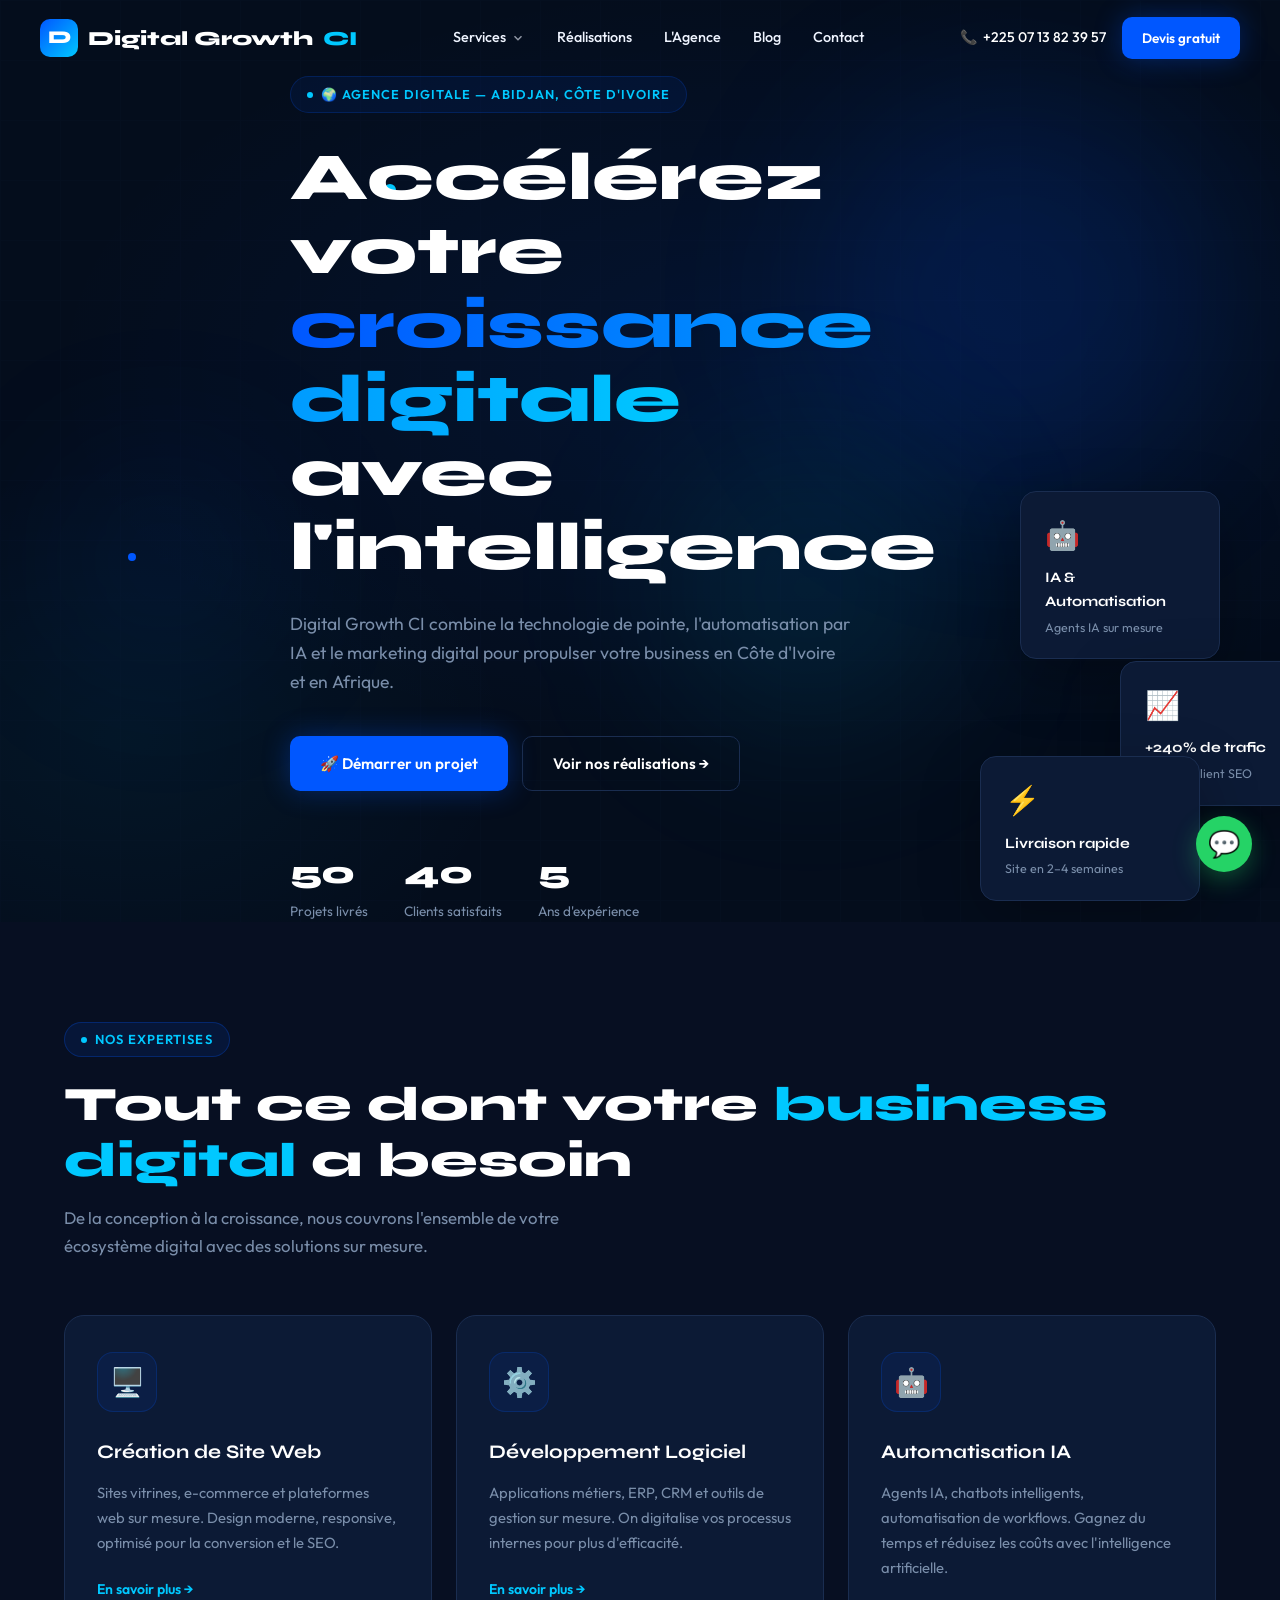
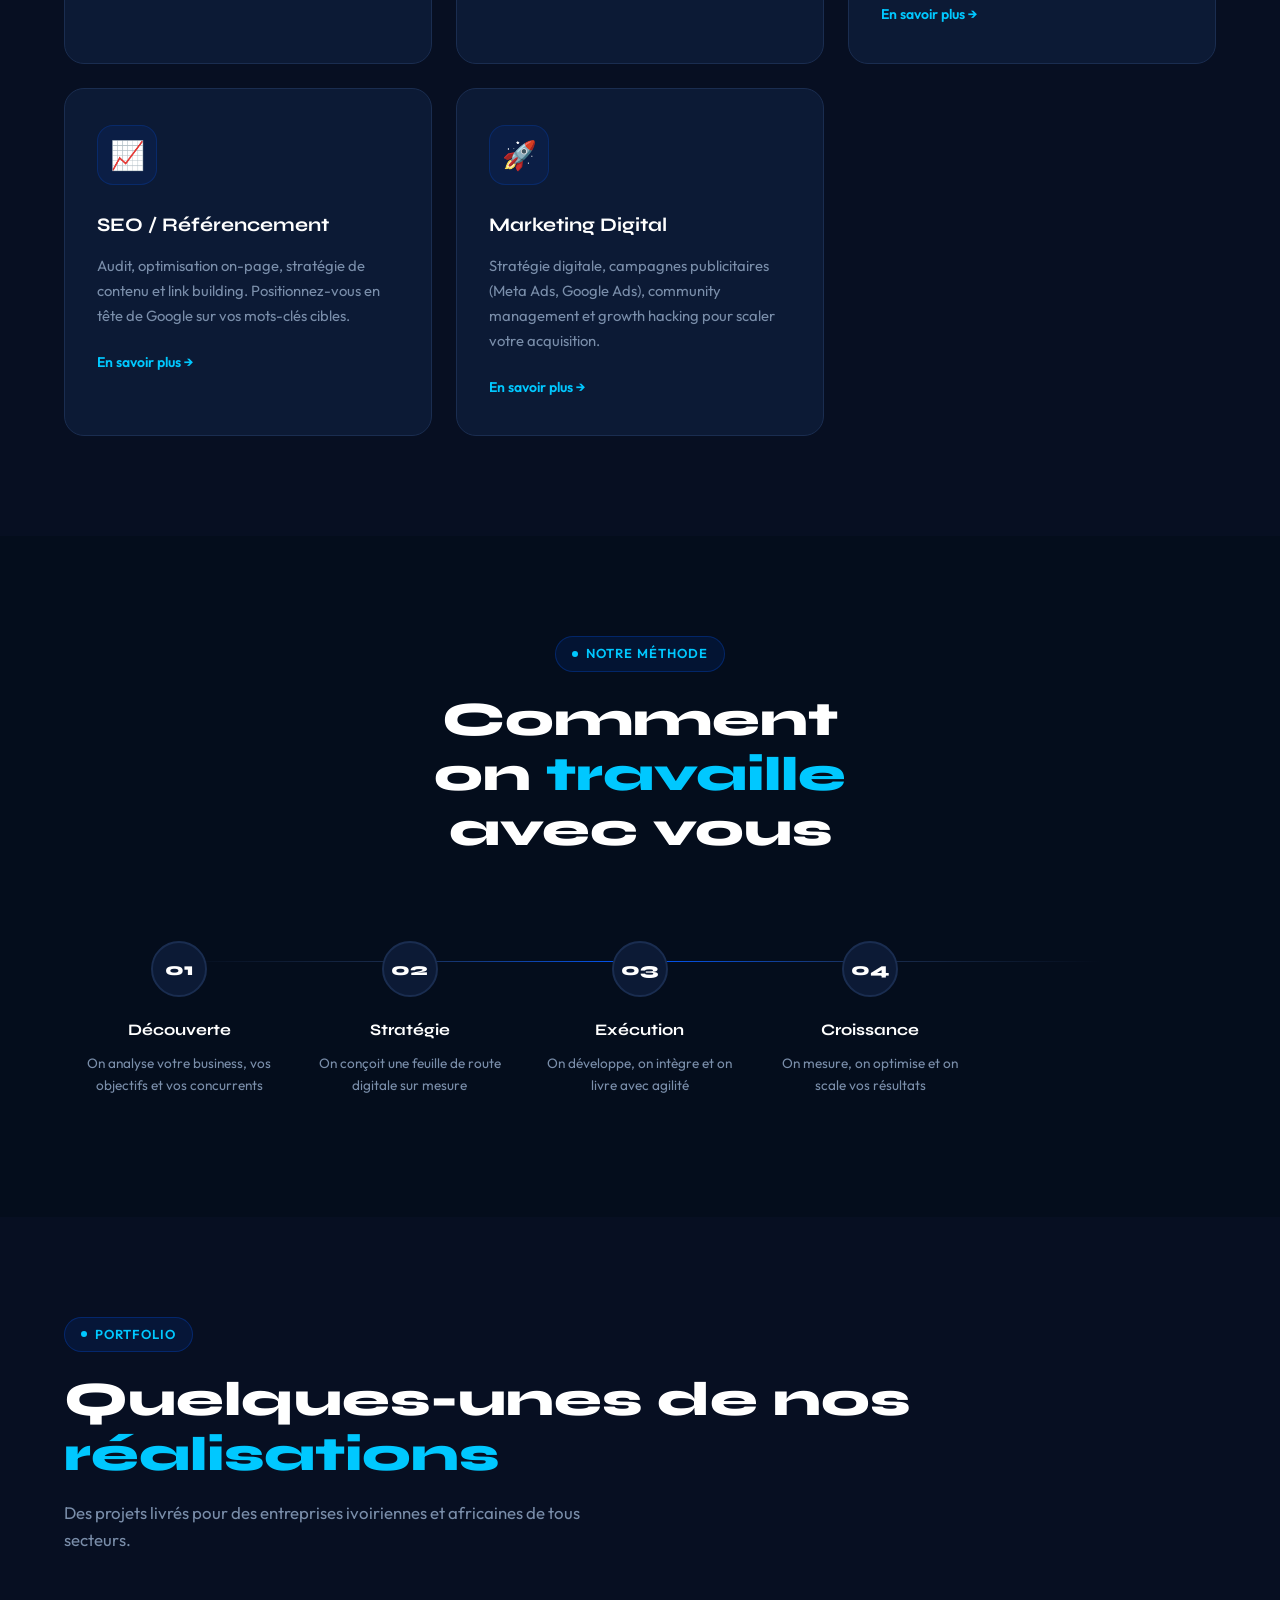
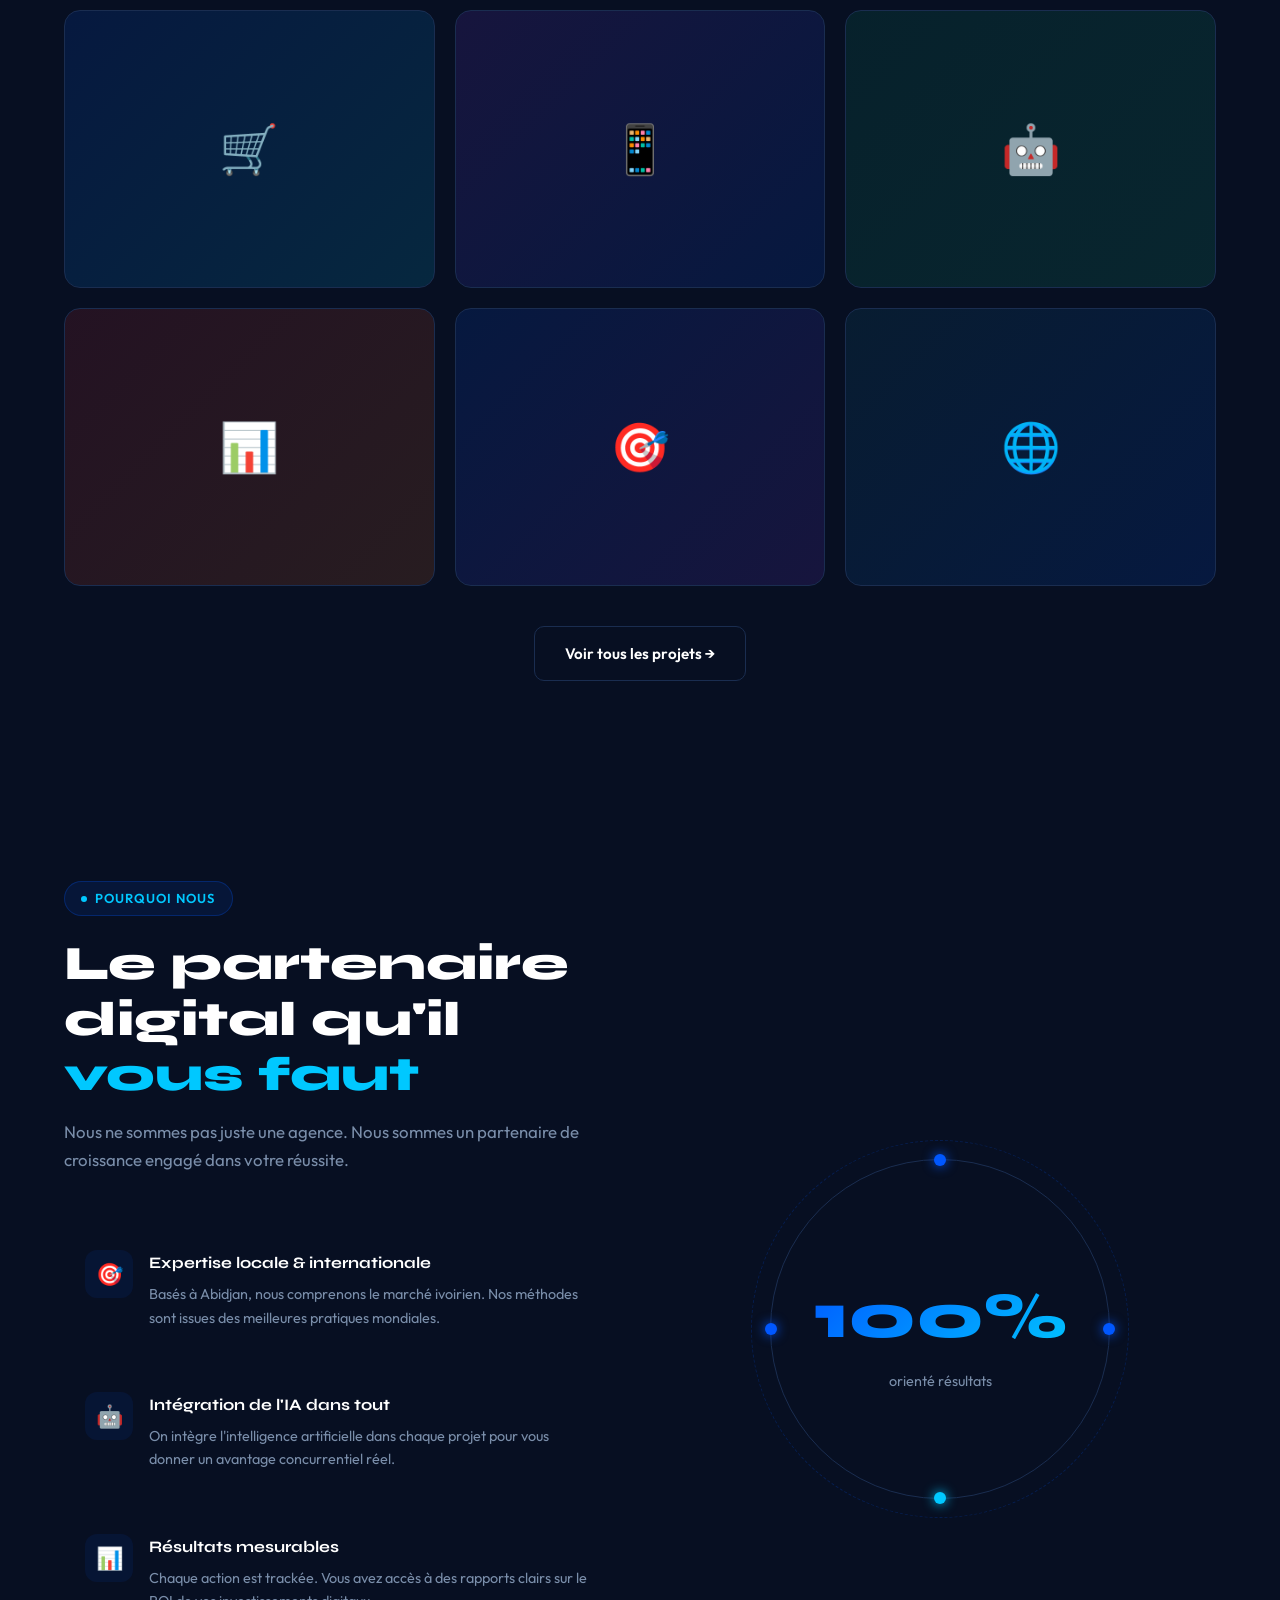
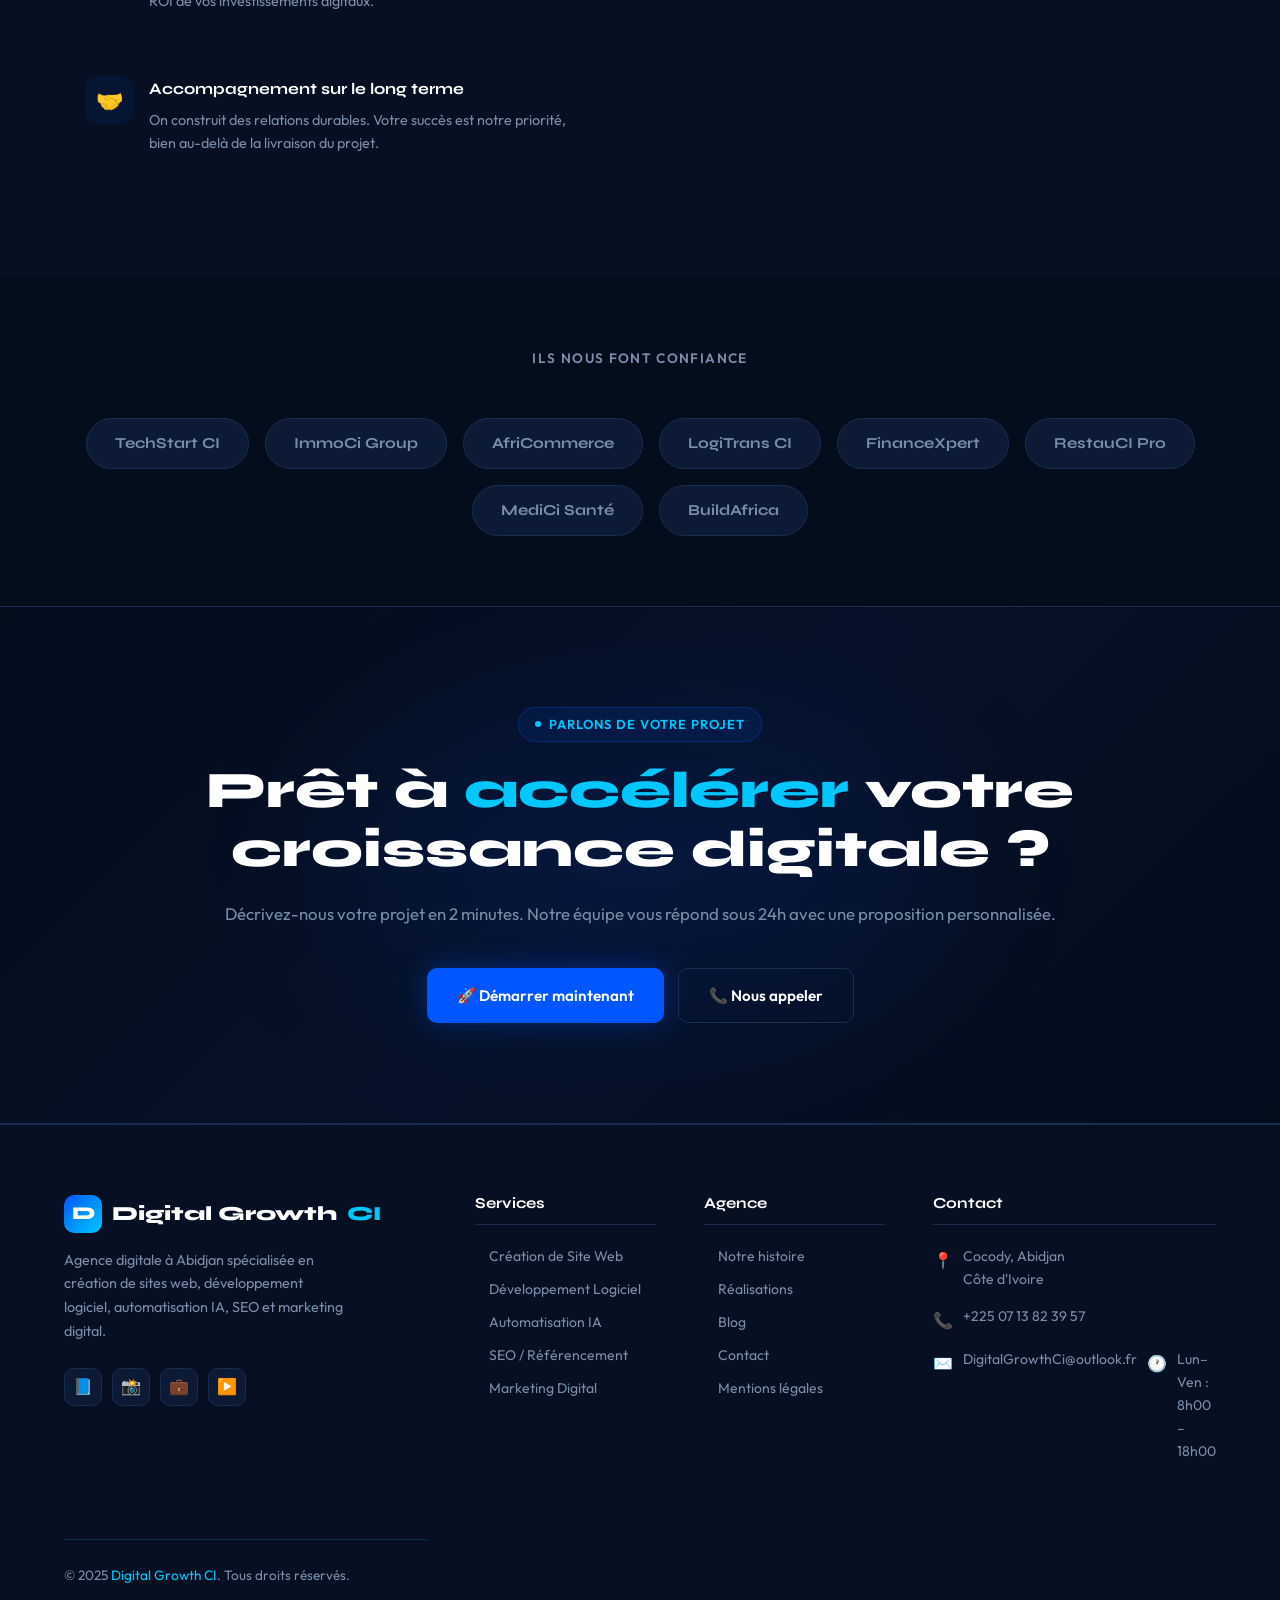
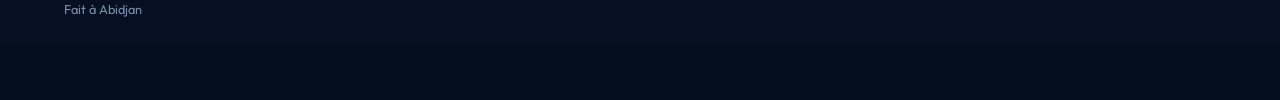
<file: index.html>
<!DOCTYPE html>
<html lang="fr">
<head>
  <meta charset="UTF-8" />
  <meta name="viewport" content="width=device-width, initial-scale=1.0" />
  <title>Digital Growth CI | Agence Digitale à Abidjan — Création Web, IA, SEO, Marketing</title>
  <meta name="description" content="Digital Growth CI, agence digitale à Abidjan. Création de sites web, développement logiciel, automatisation IA, SEO et marketing digital en Côte d'Ivoire." />
  <link rel="preconnect" href="https://fonts.googleapis.com" />
  <link rel="preconnect" href="https://fonts.gstatic.com" crossorigin />
  <link href="https://fonts.googleapis.com/css2?family=Syne:wght@400;600;700;800&family=Outfit:wght@300;400;500;600&display=swap" rel="stylesheet" />
  <style>
    /* ── RESET & BASE ─────────────────────────────── */
    *, *::before, *::after { box-sizing: border-box; margin: 0; padding: 0; }

    :root {
      --bg:       #040D1C;
      --bg2:      #070F22;
      --bg3:      #0A1530;
      --card:     #0C1A35;
      --blue:     #0057FF;
      --cyan:     #00C8FF;
      --glow:     #0057FF55;
      --white:    #FFFFFF;
      --off:      #EFF4FF;
      --muted:    #7A8EAA;
      --border:   #1A2D50;
      --radius:   14px;
      --font-h:   'Syne', sans-serif;
      --font-b:   'Outfit', sans-serif;
    }

    html { scroll-behavior: smooth; }

    body {
      background: var(--bg);
      color: var(--off);
      font-family: var(--font-b);
      font-size: 16px;
      line-height: 1.65;
      overflow-x: hidden;
    }

    a { color: inherit; text-decoration: none; }
    img { max-width: 100%; }

    /* ── SCROLLBAR ────────────────────────────────── */
    ::-webkit-scrollbar { width: 6px; }
    ::-webkit-scrollbar-track { background: var(--bg); }
    ::-webkit-scrollbar-thumb { background: var(--blue); border-radius: 3px; }

    /* ── UTILITAIRES ──────────────────────────────── */
    .container { max-width: 1200px; margin: 0 auto; padding: 0 24px; }
    .section { padding: 100px 0; }
    .section-sm { padding: 70px 0; }

    .tag {
      display: inline-flex; align-items: center; gap: 8px;
      background: #0057FF1A; border: 1px solid #0057FF44;
      color: var(--cyan); font-size: 13px; font-weight: 600;
      letter-spacing: .08em; text-transform: uppercase;
      padding: 6px 16px; border-radius: 100px; margin-bottom: 20px;
    }
    .tag::before { content:''; width:6px; height:6px; border-radius:50%; background:var(--cyan); display:block; }

    h1, h2, h3, h4 { font-family: var(--font-h); line-height: 1.15; }

    .section-title {
      font-size: clamp(2rem, 4vw, 3rem);
      font-weight: 800;
      color: var(--white);
      margin-bottom: 16px;
    }
    .section-title span { color: var(--cyan); }

    .section-sub {
      font-size: 1.05rem;
      color: var(--muted);
      max-width: 560px;
      margin-bottom: 56px;
    }

    .btn {
      display: inline-flex; align-items: center; gap: 10px;
      padding: 14px 30px; border-radius: 10px;
      font-family: var(--font-b); font-size: .95rem; font-weight: 600;
      cursor: pointer; transition: all .25s ease; border: none;
    }
    .btn-primary {
      background: var(--blue);
      color: #fff;
      box-shadow: 0 0 28px var(--glow);
    }
    .btn-primary:hover { background: #1468ff; transform: translateY(-2px); box-shadow: 0 8px 36px var(--glow); }

    .btn-outline {
      background: transparent;
      color: var(--white);
      border: 1.5px solid var(--border);
    }
    .btn-outline:hover { border-color: var(--blue); color: var(--cyan); transform: translateY(-2px); }

    /* ── HEADER ───────────────────────────────────── */
    header {
      position: fixed; top: 0; left: 0; right: 0; z-index: 1000;
      padding: 0 24px;
      transition: all .3s ease;
    }
    header.scrolled {
      background: #040D1Cee;
      backdrop-filter: blur(16px);
      border-bottom: 1px solid var(--border);
      padding: 0 24px;
    }

    .header-inner {
      max-width: 1200px; margin: 0 auto;
      display: flex; align-items: center; justify-content: space-between;
      height: 76px;
    }

    .logo {
      display: flex; align-items: center; gap: 10px;
      font-family: var(--font-h); font-size: 1.25rem; font-weight: 800;
      color: var(--white);
    }
    .logo-icon {
      width: 38px; height: 38px; border-radius: 10px;
      background: linear-gradient(135deg, var(--blue), var(--cyan));
      display: flex; align-items: center; justify-content: center;
      font-size: 18px; font-weight: 800; color: #fff;
    }
    .logo span { color: var(--cyan); }

    nav { display: flex; align-items: center; gap: 4px; }

    .nav-item {
      position: relative;
    }
    .nav-link {
      display: flex; align-items: center; gap: 5px;
      padding: 8px 14px; border-radius: 8px;
      font-size: .9rem; font-weight: 500; color: var(--off);
      transition: all .2s;
      cursor: pointer;
    }
    .nav-link:hover, .nav-link.active { color: var(--cyan); background: #0057FF11; }

    .nav-link .arrow {
      width: 14px; height: 14px; transition: transform .2s;
      opacity: .6;
    }
    .nav-item:hover .arrow { transform: rotate(180deg); }

    .dropdown {
      position: absolute; top: calc(100% + 8px); left: 0;
      background: var(--bg3); border: 1px solid var(--border);
      border-radius: var(--radius); padding: 8px;
      min-width: 240px;
      opacity: 0; pointer-events: none;
      transform: translateY(-8px);
      transition: all .2s ease;
      box-shadow: 0 20px 60px #00000055;
    }
    .nav-item:hover .dropdown { opacity: 1; pointer-events: all; transform: translateY(0); }

    .dropdown a {
      display: flex; align-items: center; gap: 10px;
      padding: 10px 14px; border-radius: 8px;
      font-size: .875rem; color: var(--off);
      transition: all .15s;
    }
    .dropdown a:hover { background: #0057FF15; color: var(--cyan); }
    .dropdown a .d-icon { font-size: 16px; width: 22px; text-align: center; }

    .header-right {
      display: flex; align-items: center; gap: 16px;
    }
    .header-phone {
      font-size: .875rem; color: var(--muted);
      display: flex; align-items: center; gap: 6px;
    }
    .header-phone span { color: var(--white); font-weight: 500; }

    .hamburger {
      display: none; flex-direction: column; gap: 5px;
      cursor: pointer; padding: 6px; border: none; background: none;
    }
    .hamburger span {
      display: block; width: 24px; height: 2px;
      background: var(--white); border-radius: 2px; transition: all .3s;
    }

    /* ── MOBILE MENU ──────────────────────────────── */
    .mobile-menu {
      display: none;
      position: fixed; inset: 0; z-index: 999;
      background: var(--bg2);
      flex-direction: column;
      padding: 100px 32px 40px;
      overflow-y: auto;
    }
    .mobile-menu.open { display: flex; }
    .mobile-menu a {
      padding: 14px 0; font-size: 1.2rem; font-weight: 600;
      border-bottom: 1px solid var(--border);
      color: var(--off);
    }
    .mobile-menu a:hover { color: var(--cyan); }
    .mobile-close {
      position: absolute; top: 24px; right: 24px;
      background: none; border: none; color: var(--white);
      font-size: 28px; cursor: pointer;
    }

    /* ── HERO ─────────────────────────────────────── */
    .hero {
      min-height: 100vh;
      display: flex; align-items: center;
      position: relative; overflow: hidden;
      padding-top: 76px;
    }

    .hero-bg {
      position: absolute; inset: 0;
      background: radial-gradient(ellipse 80% 60% at 60% 40%, #0057FF18 0%, transparent 70%),
                  radial-gradient(ellipse 50% 50% at 10% 80%, #00C8FF0D 0%, transparent 60%);
    }

    /* Grille de fond */
    .hero-grid {
      position: absolute; inset: 0; opacity: .06;
      background-image:
        linear-gradient(var(--border) 1px, transparent 1px),
        linear-gradient(90deg, var(--border) 1px, transparent 1px);
      background-size: 60px 60px;
    }

    /* Orbites animées */
    .orb {
      position: absolute; border-radius: 50%;
      filter: blur(80px); animation: float 8s ease-in-out infinite;
    }
    .orb1 { width: 400px; height: 400px; background: #0057FF22; top: 10%; right: 5%; animation-delay: 0s; }
    .orb2 { width: 300px; height: 300px; background: #00C8FF15; bottom: 20%; right: 25%; animation-delay: -3s; }
    .orb3 { width: 200px; height: 200px; background: #0057FF18; top: 50%; left: 5%; animation-delay: -5s; }

    @keyframes float {
      0%, 100% { transform: translateY(0) scale(1); }
      50% { transform: translateY(-30px) scale(1.05); }
    }

    .hero-content { position: relative; z-index: 1; max-width: 700px; }

    .hero-badge {
      display: inline-flex; align-items: center; gap: 8px;
      background: #0057FF15; border: 1px solid #0057FF33;
      padding: 7px 16px; border-radius: 100px;
      font-size: .8rem; font-weight: 600; letter-spacing: .08em;
      text-transform: uppercase; color: var(--cyan);
      margin-bottom: 28px;
      animation: fadeUp .6s ease both;
    }
    .hero-badge::before { content: ''; width: 6px; height: 6px; border-radius: 50%; background: #00C8FF; animation: pulse 2s infinite; }

    @keyframes pulse { 0%,100%{opacity:1;} 50%{opacity:.3;} }

    .hero h1 {
      font-size: clamp(2.6rem, 5.5vw, 4.2rem);
      font-weight: 800; color: var(--white);
      line-height: 1.1; margin-bottom: 24px;
      animation: fadeUp .6s .1s ease both;
    }
    .hero h1 .hl {
      background: linear-gradient(90deg, var(--blue), var(--cyan));
      -webkit-background-clip: text; -webkit-text-fill-color: transparent;
      background-clip: text;
    }

    .hero-sub {
      font-size: 1.1rem; color: var(--muted);
      max-width: 560px; margin-bottom: 40px;
      animation: fadeUp .6s .2s ease both;
    }

    .hero-actions {
      display: flex; flex-wrap: wrap; gap: 14px; margin-bottom: 56px;
      animation: fadeUp .6s .3s ease both;
    }

    .hero-stats {
      display: flex; flex-wrap: wrap; gap: 36px;
      animation: fadeUp .6s .4s ease both;
    }
    .stat-item { }
    .stat-num {
      font-family: var(--font-h);
      font-size: 2rem; font-weight: 800; color: var(--white);
    }
    .stat-num span { color: var(--cyan); }
    .stat-label { font-size: .85rem; color: var(--muted); }

    /* Illustration hero droite */
    .hero-visual {
      position: absolute; right: -60px; top: 50%;
      transform: translateY(-50%);
      width: 520px; height: 520px;
      animation: fadeUp .8s .3s ease both;
    }

    .hero-card {
      position: absolute;
      background: var(--card); border: 1px solid var(--border);
      border-radius: 16px; padding: 20px 24px;
      backdrop-filter: blur(10px);
      box-shadow: 0 20px 60px #00000040;
    }
    .hero-card-1 { top: 30px; right: 120px; width: 200px; }
    .hero-card-2 { top: 200px; right: 20px; width: 200px; }
    .hero-card-3 { bottom: 80px; right: 140px; width: 220px; }

    .card-icon { font-size: 28px; margin-bottom: 8px; }
    .card-title { font-family: var(--font-h); font-size: .9rem; font-weight: 700; color: var(--white); margin-bottom: 4px; }
    .card-sub { font-size: .78rem; color: var(--muted); }

    .floating-dot {
      position: absolute; border-radius: 50%;
      animation: floatDot 4s ease-in-out infinite;
    }
    .fd1 { width: 12px; height: 12px; background: var(--cyan); top: 20%; left: 30%; animation-delay: 0s; }
    .fd2 { width: 8px; height: 8px; background: var(--blue); top: 60%; left: 10%; animation-delay: -2s; }
    .fd3 { width: 10px; height: 10px; background: #ffffff33; bottom: 30%; right: 10%; animation-delay: -1s; }
    @keyframes floatDot { 0%,100%{transform:translateY(0);} 50%{transform:translateY(-16px);} }

    /* ── SERVICES ─────────────────────────────────── */
    .services { background: var(--bg2); }

    .services-grid {
      display: grid;
      grid-template-columns: repeat(auto-fill, minmax(320px, 1fr));
      gap: 24px;
    }

    .service-card {
      background: var(--card); border: 1px solid var(--border);
      border-radius: 20px; padding: 36px 32px;
      transition: all .3s ease;
      position: relative; overflow: hidden;
    }
    .service-card::before {
      content: '';
      position: absolute; top: 0; left: 0; right: 0; height: 2px;
      background: linear-gradient(90deg, var(--blue), var(--cyan));
      opacity: 0; transition: opacity .3s;
    }
    .service-card:hover { transform: translateY(-6px); border-color: #0057FF44; box-shadow: 0 20px 60px #0057FF15; }
    .service-card:hover::before { opacity: 1; }

    .service-icon {
      width: 60px; height: 60px; border-radius: 16px;
      background: #0057FF15; border: 1px solid #0057FF33;
      display: flex; align-items: center; justify-content: center;
      font-size: 28px; margin-bottom: 24px;
    }
    .service-title {
      font-family: var(--font-h); font-size: 1.2rem; font-weight: 700;
      color: var(--white); margin-bottom: 12px;
    }
    .service-desc { font-size: .925rem; color: var(--muted); line-height: 1.7; margin-bottom: 20px; }
    .service-link {
      display: inline-flex; align-items: center; gap: 6px;
      font-size: .875rem; font-weight: 600; color: var(--cyan);
      transition: gap .2s;
    }
    .service-link:hover { gap: 10px; }

    /* ── PROCESS ──────────────────────────────────── */
    .process-steps {
      display: grid; grid-template-columns: repeat(auto-fill, minmax(200px, 1fr));
      gap: 0; position: relative;
    }
    .process-steps::before {
      content: '';
      position: absolute; top: 40px; left: 10%; right: 10%; height: 1px;
      background: linear-gradient(90deg, transparent, var(--border), var(--blue), var(--border), transparent);
    }
    .step {
      text-align: center; padding: 20px 16px; position: relative;
    }
    .step-num {
      width: 56px; height: 56px; border-radius: 50%;
      background: var(--card); border: 2px solid var(--border);
      display: flex; align-items: center; justify-content: center;
      font-family: var(--font-h); font-size: 1.1rem; font-weight: 800;
      color: var(--white); margin: 0 auto 20px;
      position: relative; z-index: 1;
      transition: all .3s;
    }
    .step:hover .step-num { border-color: var(--blue); box-shadow: 0 0 24px var(--glow); color: var(--cyan); }
    .step-title { font-family: var(--font-h); font-weight: 700; color: var(--white); margin-bottom: 8px; }
    .step-desc { font-size: .85rem; color: var(--muted); }

    /* ── RÉALISATIONS ─────────────────────────────── */
    .portfolio { background: var(--bg2); }

    .portfolio-grid {
      display: grid;
      grid-template-columns: repeat(3, 1fr);
      gap: 20px;
    }
    .portfolio-card {
      border-radius: 16px; overflow: hidden;
      border: 1px solid var(--border);
      position: relative; aspect-ratio: 4/3;
      cursor: pointer; transition: transform .3s;
    }
    .portfolio-card:hover { transform: scale(1.02); }
    .portfolio-card:hover .portfolio-overlay { opacity: 1; }

    .portfolio-img {
      width: 100%; height: 100%;
      display: flex; align-items: center; justify-content: center;
      font-size: 3rem;
      transition: transform .4s;
    }
    .portfolio-card:hover .portfolio-img { transform: scale(1.08); }

    .p1 { background: linear-gradient(135deg, #0057FF22, #00C8FF22); }
    .p2 { background: linear-gradient(135deg, #7C3AED22, #0057FF22); }
    .p3 { background: linear-gradient(135deg, #059669, #0057FF)22; background: linear-gradient(135deg, #05966922, #10B98122); }
    .p4 { background: linear-gradient(135deg, #DC262622, #F9731622); }
    .p5 { background: linear-gradient(135deg, #0057FF22, #7C3AED22); }
    .p6 { background: linear-gradient(135deg, #0E749222, #0057FF22); }

    .portfolio-overlay {
      position: absolute; inset: 0;
      background: linear-gradient(to top, #040D1Cee 0%, #040D1C88 50%, transparent 100%);
      opacity: 0; transition: opacity .3s;
      display: flex; flex-direction: column; justify-content: flex-end;
      padding: 24px;
    }
    .portfolio-cat {
      display: inline-flex; font-size: .75rem; font-weight: 600;
      background: var(--blue); color: #fff;
      padding: 3px 10px; border-radius: 100px;
      width: fit-content; margin-bottom: 8px;
    }
    .portfolio-name { font-family: var(--font-h); font-size: 1.1rem; font-weight: 700; color: var(--white); }
    .portfolio-tech { font-size: .8rem; color: var(--muted); margin-top: 4px; }

    /* ── CLIENTS ──────────────────────────────────── */
    .clients-row {
      display: flex; flex-wrap: wrap; justify-content: center;
      gap: 16px; margin-top: 48px;
    }
    .client-pill {
      background: var(--card); border: 1px solid var(--border);
      border-radius: 100px; padding: 12px 28px;
      font-family: var(--font-h); font-size: .95rem; font-weight: 700;
      color: var(--muted); transition: all .25s;
    }
    .client-pill:hover { border-color: var(--blue); color: var(--white); background: #0057FF11; }

    /* ── WHY US ───────────────────────────────────── */
    .why-grid {
      display: grid; grid-template-columns: 1fr 1fr;
      gap: 48px; align-items: center;
    }
    .why-list { display: flex; flex-direction: column; gap: 20px; }
    .why-item {
      display: flex; gap: 16px; align-items: flex-start;
      padding: 20px; border-radius: var(--radius);
      border: 1px solid transparent;
      transition: all .25s;
    }
    .why-item:hover { background: var(--card); border-color: var(--border); }
    .why-icon-wrap {
      width: 48px; height: 48px; flex-shrink: 0;
      border-radius: 12px; background: #0057FF15;
      display: flex; align-items: center; justify-content: center;
      font-size: 22px;
    }
    .why-title { font-family: var(--font-h); font-weight: 700; color: var(--white); margin-bottom: 6px; }
    .why-desc { font-size: .9rem; color: var(--muted); }

    .why-visual {
      position: relative; display: flex; align-items: center; justify-content: center;
    }
    .why-circle {
      width: 340px; height: 340px; border-radius: 50%;
      border: 1px solid var(--border);
      display: flex; align-items: center; justify-content: center;
      position: relative;
    }
    .why-circle::before {
      content: '';
      position: absolute; inset: -20px; border-radius: 50%;
      border: 1px dashed #0057FF33;
      animation: spin 20s linear infinite;
    }
    @keyframes spin { to { transform: rotate(360deg); } }
    .why-center {
      text-align: center;
    }
    .why-center-num {
      font-family: var(--font-h); font-size: 4rem; font-weight: 800;
      background: linear-gradient(135deg, var(--blue), var(--cyan));
      -webkit-background-clip: text; -webkit-text-fill-color: transparent;
      background-clip: text;
    }
    .why-center-text { font-size: .9rem; color: var(--muted); }

    .orbit-dot {
      position: absolute; width: 12px; height: 12px; border-radius: 50%;
      background: var(--blue); box-shadow: 0 0 12px var(--blue);
    }
    .orbit-dot:nth-child(1) { top: -6px; left: 50%; transform: translateX(-50%); }
    .orbit-dot:nth-child(2) { bottom: -6px; left: 50%; transform: translateX(-50%); background: var(--cyan); box-shadow: 0 0 12px var(--cyan); }
    .orbit-dot:nth-child(3) { left: -6px; top: 50%; transform: translateY(-50%); }
    .orbit-dot:nth-child(4) { right: -6px; top: 50%; transform: translateY(-50%); }

    /* ── CTA ──────────────────────────────────────── */
    .cta-section {
      position: relative; overflow: hidden;
      background: linear-gradient(135deg, #040D1C 0%, #071128 50%, #040D1C 100%);
      border-top: 1px solid var(--border);
      border-bottom: 1px solid var(--border);
    }
    .cta-glow {
      position: absolute; top: 50%; left: 50%; transform: translate(-50%, -50%);
      width: 600px; height: 300px; border-radius: 50%;
      background: #0057FF18; filter: blur(80px); pointer-events: none;
    }
    .cta-inner {
      position: relative; z-index: 1;
      text-align: center; padding: 100px 24px;
    }
    .cta-inner h2 {
      font-size: clamp(2rem, 4vw, 3.2rem);
      font-weight: 800; color: var(--white); margin-bottom: 20px;
    }
    .cta-inner h2 span { color: var(--cyan); }
    .cta-inner p { font-size: 1.05rem; color: var(--muted); margin-bottom: 40px; }
    .cta-actions { display: flex; justify-content: center; flex-wrap: wrap; gap: 14px; }

    /* ── FOOTER ───────────────────────────────────── */
    footer {
      background: var(--bg2);
      border-top: 1px solid var(--border);
      padding: 70px 0 0;
    }

    .footer-grid {
      display: grid;
      grid-template-columns: 2fr 1fr 1fr 1.5fr;
      gap: 48px; margin-bottom: 56px;
    }

    .footer-brand .logo { margin-bottom: 16px; }
    .footer-brand p { font-size: .9rem; color: var(--muted); max-width: 280px; margin-bottom: 24px; }

    .social-links { display: flex; gap: 10px; }
    .social-link {
      width: 38px; height: 38px; border-radius: 10px;
      background: var(--card); border: 1px solid var(--border);
      display: flex; align-items: center; justify-content: center;
      font-size: 16px; transition: all .2s;
    }
    .social-link:hover { background: var(--blue); border-color: var(--blue); transform: translateY(-3px); }

    .footer-col h4 {
      font-family: var(--font-h); font-size: .95rem; font-weight: 700;
      color: var(--white); margin-bottom: 20px;
      padding-bottom: 12px; border-bottom: 1px solid var(--border);
    }
    .footer-links { display: flex; flex-direction: column; gap: 10px; }
    .footer-links a {
      font-size: .875rem; color: var(--muted); transition: color .2s;
      display: flex; align-items: center; gap: 6px;
    }
    .footer-links a::before { content: '→'; font-size: .75rem; opacity: 0; transition: opacity .2s; }
    .footer-links a:hover { color: var(--cyan); }
    .footer-links a:hover::before { opacity: 1; }

    .footer-contact-item {
      display: flex; gap: 10px; align-items: flex-start;
      margin-bottom: 14px;
    }
    .fc-icon { font-size: 16px; padding-top: 2px; flex-shrink: 0; }
    .fc-text { font-size: .875rem; color: var(--muted); }
    .fc-text a { color: var(--muted); transition: color .2s; }
    .fc-text a:hover { color: var(--cyan); }

    .footer-bottom {
      border-top: 1px solid var(--border);
      padding: 24px 0;
      display: flex; justify-content: space-between; align-items: center;
      flex-wrap: wrap; gap: 12px;
    }
    .footer-bottom p { font-size: .85rem; color: var(--muted); }
    .footer-bottom span { color: var(--cyan); }

    /* ── WHATSAPP FLOAT ───────────────────────────── */
    .wa-btn {
      position: fixed; bottom: 28px; right: 28px; z-index: 998;
      width: 56px; height: 56px; border-radius: 50%;
      background: #25D366;
      display: flex; align-items: center; justify-content: center;
      font-size: 26px; box-shadow: 0 8px 24px #25D36655;
      transition: transform .25s;
      animation: waPop .5s 2s ease both;
    }
    .wa-btn:hover { transform: scale(1.1); }
    @keyframes waPop { from{transform:scale(0);} to{transform:scale(1);} }

    /* ── SCROLL REVEAL ────────────────────────────── */
    .reveal { opacity: 0; transform: translateY(30px); transition: all .65s ease; }
    .reveal.visible { opacity: 1; transform: translateY(0); }

    @keyframes fadeUp {
      from { opacity: 0; transform: translateY(24px); }
      to   { opacity: 1; transform: translateY(0); }
    }

    /* ── RESPONSIVE ───────────────────────────────── */
    @media (max-width: 1024px) {
      .hero-visual { display: none; }
      .why-grid { grid-template-columns: 1fr; }
      .why-visual { display: none; }
      .footer-grid { grid-template-columns: 1fr 1fr; }
      .portfolio-grid { grid-template-columns: repeat(2, 1fr); }
    }
    @media (max-width: 768px) {
      nav { display: none; }
      .hamburger { display: flex; }
      .header-phone { display: none; }
      .services-grid { grid-template-columns: 1fr; }
      .portfolio-grid { grid-template-columns: 1fr; }
      .footer-grid { grid-template-columns: 1fr; }
      .process-steps { grid-template-columns: 1fr 1fr; }
      .process-steps::before { display: none; }
      .section { padding: 70px 0; }
      .hero { min-height: auto; padding: 120px 0 80px; }
    }
  </style>
</head>
<body>

  <!-- ══ HEADER ══════════════════════════════════ -->
  <header id="header">
    <div class="header-inner">
      <a href="index.html" class="logo">
        <div class="logo-icon">D</div>
        Digital Growth <span>CI</span>
      </a>

      <nav>
        <div class="nav-item">
          <div class="nav-link">
            Services
            <svg class="arrow" viewBox="0 0 24 24" fill="none" stroke="currentColor" stroke-width="2.5"><path d="M6 9l6 6 6-6"/></svg>
          </div>
          <div class="dropdown">
            <a href="creation-site-web.html"><span class="d-icon">🖥️</span>Création de Site Web</a>
            <a href="developpement-logiciel.html"><span class="d-icon">⚙️</span>Développement Logiciel</a>
            <a href="automatisation-ia.html"><span class="d-icon">🤖</span>Automatisation IA</a>
            <a href="seo.html"><span class="d-icon">📈</span>SEO / Référencement</a>
            <a href="marketing-digital.html"><span class="d-icon">🚀</span>Marketing Digital</a>
          </div>
        </div>
        <a href="realisations.html" class="nav-link">Réalisations</a>
        <a href="agence.html" class="nav-link">L'Agence</a>
        <a href="blog.html" class="nav-link">Blog</a>
        <a href="contact.html" class="nav-link">Contact</a>
      </nav>

      <div class="header-right">
        <div class="header-phone">
         <div class="header-phone">📞 <span><a href="tel:+2250713823957">+225 07 13 82 39 57</a></span></div>
        </div>
        <a href="contact.html" class="btn btn-primary" style="padding:10px 20px;font-size:.85rem;">Devis gratuit</a>
        <button class="hamburger" onclick="toggleMenu()" aria-label="Menu">
          <span></span><span></span><span></span>
        </button>
      </div>
    </div>
  </header>

  <!-- ══ MOBILE MENU ═════════════════════════════ -->
  <div class="mobile-menu" id="mobileMenu">
    <button class="mobile-close" onclick="toggleMenu()">✕</button>
    <a href="index.html">🏠 Accueil</a>
    <a href="creation-site-web.html">🖥️ Création de Site Web</a>
    <a href="developpement-logiciel.html">⚙️ Développement Logiciel</a>
    <a href="automatisation-ia.html">🤖 Automatisation IA</a>
    <a href="seo.html">📈 SEO / Référencement</a>
    <a href="marketing-digital.html">🚀 Marketing Digital</a>
    <a href="realisations.html">🏆 Réalisations</a>
    <a href="agence.html">🏢 L'Agence</a>
    <a href="blog.html">📰 Blog</a>
    <a href="contact.html">📞 Contact</a>
  </div>

  <!-- ══ HERO ════════════════════════════════════ -->
  <section class="hero">
    <div class="hero-bg"></div>
    <div class="hero-grid"></div>
    <div class="orb orb1"></div>
    <div class="orb orb2"></div>
    <div class="orb orb3"></div>
    <div class="floating-dot fd1"></div>
    <div class="floating-dot fd2"></div>
    <div class="floating-dot fd3"></div>

    <div class="container">
      <div class="hero-content">
        <div class="hero-badge">🌍 Agence Digitale — Abidjan, Côte d'Ivoire</div>
        <h1>
          Accélérez votre<br>
          <span class="hl">croissance digitale</span><br>
          avec l'intelligence
        </h1>
        <p class="hero-sub">
          Digital Growth CI combine la technologie de pointe, l'automatisation par IA et le marketing digital pour propulser votre business en Côte d'Ivoire et en Afrique.
        </p>
        <div class="hero-actions">
          <a href="contact.html" class="btn btn-primary">
            🚀 Démarrer un projet
          </a>
          <a href="realisations.html" class="btn btn-outline">
            Voir nos réalisations →
          </a>
        </div>
        <div class="hero-stats">
          <div class="stat-item">
            <div class="stat-num">50<span>+</span></div>
            <div class="stat-label">Projets livrés</div>
          </div>
          <div class="stat-item">
            <div class="stat-num">40<span>+</span></div>
            <div class="stat-label">Clients satisfaits</div>
          </div>
          <div class="stat-item">
            <div class="stat-num">5<span>+</span></div>
            <div class="stat-label">Ans d'expérience</div>
          </div>
        </div>
      </div>
    </div>

    <!-- Cartes flottantes côté droit (desktop) -->
    <div class="hero-visual">
      <div class="hero-card hero-card-1">
        <div class="card-icon">🤖</div>
        <div class="card-title">IA & Automatisation</div>
        <div class="card-sub">Agents IA sur mesure</div>
      </div>
      <div class="hero-card hero-card-2">
        <div class="card-icon">📈</div>
        <div class="card-title">+240% de trafic</div>
        <div class="card-sub">Résultat client SEO</div>
      </div>
      <div class="hero-card hero-card-3">
        <div class="card-icon">⚡</div>
        <div class="card-title">Livraison rapide</div>
        <div class="card-sub">Site en 2–4 semaines</div>
      </div>
    </div>
  </section>

  <!-- ══ SERVICES ════════════════════════════════ -->
  <section class="section services">
    <div class="container">
      <div class="tag">Nos expertises</div>
      <h2 class="section-title">Tout ce dont votre <span>business digital</span> a besoin</h2>
      <p class="section-sub">De la conception à la croissance, nous couvrons l'ensemble de votre écosystème digital avec des solutions sur mesure.</p>

      <div class="services-grid">

        <div class="service-card reveal">
          <div class="service-icon">🖥️</div>
          <div class="service-title">Création de Site Web</div>
          <p class="service-desc">Sites vitrines, e-commerce et plateformes web sur mesure. Design moderne, responsive, optimisé pour la conversion et le SEO.</p>
          <a href="creation-site-web.html" class="service-link">En savoir plus →</a>
        </div>

        <div class="service-card reveal">
          <div class="service-icon">⚙️</div>
          <div class="service-title">Développement Logiciel</div>
          <p class="service-desc">Applications métiers, ERP, CRM et outils de gestion sur mesure. On digitalise vos processus internes pour plus d'efficacité.</p>
          <a href="developpement-logiciel.html" class="service-link">En savoir plus →</a>
        </div>

        <div class="service-card reveal">
          <div class="service-icon">🤖</div>
          <div class="service-title">Automatisation IA</div>
          <p class="service-desc">Agents IA, chatbots intelligents, automatisation de workflows. Gagnez du temps et réduisez les coûts avec l'intelligence artificielle.</p>
          <a href="automatisation-ia.html" class="service-link">En savoir plus →</a>
        </div>

        <div class="service-card reveal">
          <div class="service-icon">📈</div>
          <div class="service-title">SEO / Référencement</div>
          <p class="service-desc">Audit, optimisation on-page, stratégie de contenu et link building. Positionnez-vous en tête de Google sur vos mots-clés cibles.</p>
          <a href="seo.html" class="service-link">En savoir plus →</a>
        </div>

        <div class="service-card reveal" style="grid-column: span 1;">
          <div class="service-icon">🚀</div>
          <div class="service-title">Marketing Digital</div>
          <p class="service-desc">Stratégie digitale, campagnes publicitaires (Meta Ads, Google Ads), community management et growth hacking pour scaler votre acquisition.</p>
          <a href="marketing-digital.html" class="service-link">En savoir plus →</a>
        </div>

      </div>
    </div>
  </section>

  <!-- ══ COMMENT ÇA MARCHE ════════════════════════ -->
  <section class="section">
    <div class="container">
      <div style="text-align:center; margin-bottom: 64px;">
        <div class="tag">Notre méthode</div>
        <h2 class="section-title" style="max-width:500px;margin:0 auto 16px;">Comment on <span>travaille</span> avec vous</h2>
      </div>
      <div class="process-steps">
        <div class="step reveal">
          <div class="step-num">01</div>
          <div class="step-title">Découverte</div>
          <div class="step-desc">On analyse votre business, vos objectifs et vos concurrents</div>
        </div>
        <div class="step reveal">
          <div class="step-num">02</div>
          <div class="step-title">Stratégie</div>
          <div class="step-desc">On conçoit une feuille de route digitale sur mesure</div>
        </div>
        <div class="step reveal">
          <div class="step-num">03</div>
          <div class="step-title">Exécution</div>
          <div class="step-desc">On développe, on intègre et on livre avec agilité</div>
        </div>
        <div class="step reveal">
          <div class="step-num">04</div>
          <div class="step-title">Croissance</div>
          <div class="step-desc">On mesure, on optimise et on scale vos résultats</div>
        </div>
      </div>
    </div>
  </section>

  <!-- ══ RÉALISATIONS ═════════════════════════════ -->
  <section class="section portfolio">
    <div class="container">
      <div class="tag">Portfolio</div>
      <h2 class="section-title">Quelques-unes de nos <span>réalisations</span></h2>
      <p class="section-sub">Des projets livrés pour des entreprises ivoiriennes et africaines de tous secteurs.</p>

      <div class="portfolio-grid">
        <div class="portfolio-card reveal">
          <div class="portfolio-img p1">🛒</div>
          <div class="portfolio-overlay">
            <span class="portfolio-cat">Site Web</span>
            <div class="portfolio-name">Boutique E-commerce CI</div>
            <div class="portfolio-tech">WordPress · WooCommerce · SEO</div>
          </div>
        </div>
        <div class="portfolio-card reveal">
          <div class="portfolio-img p2">📱</div>
          <div class="portfolio-overlay">
            <span class="portfolio-cat">Application Mobile</span>
            <div class="portfolio-name">App Gestion Livraisons</div>
            <div class="portfolio-tech">React Native · API REST</div>
          </div>
        </div>
        <div class="portfolio-card reveal">
          <div class="portfolio-img p3">🤖</div>
          <div class="portfolio-overlay">
            <span class="portfolio-cat">Automatisation IA</span>
            <div class="portfolio-name">Chatbot Service Client</div>
            <div class="portfolio-tech">IA · WhatsApp Business API</div>
          </div>
        </div>
        <div class="portfolio-card reveal">
          <div class="portfolio-img p4">📊</div>
          <div class="portfolio-overlay">
            <span class="portfolio-cat">Logiciel Métier</span>
            <div class="portfolio-name">ERP PME Abidjan</div>
            <div class="portfolio-tech">Next.js · Node.js · PostgreSQL</div>
          </div>
        </div>
        <div class="portfolio-card reveal">
          <div class="portfolio-img p5">🎯</div>
          <div class="portfolio-overlay">
            <span class="portfolio-cat">Marketing Digital</span>
            <div class="portfolio-name">Campagne Meta Ads — +320% ROI</div>
            <div class="portfolio-tech">Facebook Ads · Google Ads</div>
          </div>
        </div>
        <div class="portfolio-card reveal">
          <div class="portfolio-img p6">🌐</div>
          <div class="portfolio-overlay">
            <span class="portfolio-cat">SEO</span>
            <div class="portfolio-name">Référencement Agence Immo CI</div>
            <div class="portfolio-tech">SEO · Content Marketing</div>
          </div>
        </div>
      </div>
      <div style="text-align:center;margin-top:40px;">
        <a href="realisations.html" class="btn btn-outline">Voir tous les projets →</a>
      </div>
    </div>
  </section>

  <!-- ══ POURQUOI NOUS ════════════════════════════ -->
  <section class="section" style="background:var(--bg2);">
    <div class="container">
      <div class="why-grid">
        <div>
          <div class="tag">Pourquoi nous</div>
          <h2 class="section-title">Le partenaire digital qu'il <span>vous faut</span></h2>
          <p class="section-sub">Nous ne sommes pas juste une agence. Nous sommes un partenaire de croissance engagé dans votre réussite.</p>
          <div class="why-list">
            <div class="why-item reveal">
              <div class="why-icon-wrap">🎯</div>
              <div>
                <div class="why-title">Expertise locale & internationale</div>
                <div class="why-desc">Basés à Abidjan, nous comprenons le marché ivoirien. Nos méthodes sont issues des meilleures pratiques mondiales.</div>
              </div>
            </div>
            <div class="why-item reveal">
              <div class="why-icon-wrap">🤖</div>
              <div>
                <div class="why-title">Intégration de l'IA dans tout</div>
                <div class="why-desc">On intègre l'intelligence artificielle dans chaque projet pour vous donner un avantage concurrentiel réel.</div>
              </div>
            </div>
            <div class="why-item reveal">
              <div class="why-icon-wrap">📊</div>
              <div>
                <div class="why-title">Résultats mesurables</div>
                <div class="why-desc">Chaque action est trackée. Vous avez accès à des rapports clairs sur le ROI de vos investissements digitaux.</div>
              </div>
            </div>
            <div class="why-item reveal">
              <div class="why-icon-wrap">🤝</div>
              <div>
                <div class="why-title">Accompagnement sur le long terme</div>
                <div class="why-desc">On construit des relations durables. Votre succès est notre priorité, bien au-delà de la livraison du projet.</div>
              </div>
            </div>
          </div>
        </div>
        <div class="why-visual reveal">
          <div class="why-circle">
            <div class="orbit-dot"></div>
            <div class="orbit-dot"></div>
            <div class="orbit-dot"></div>
            <div class="orbit-dot"></div>
            <div class="why-center">
              <div class="why-center-num">100%</div>
              <div class="why-center-text">orienté résultats</div>
            </div>
          </div>
        </div>
      </div>
    </div>
  </section>

  <!-- ══ CLIENTS ══════════════════════════════════ -->
  <section class="section-sm">
    <div class="container" style="text-align:center;">
      <p style="font-size:.85rem;font-weight:600;text-transform:uppercase;letter-spacing:.1em;color:var(--muted);margin-bottom:8px;">Ils nous font confiance</p>
      <div class="clients-row">
        <div class="client-pill">TechStart CI</div>
        <div class="client-pill">ImmoCi Group</div>
        <div class="client-pill">AfriCommerce</div>
        <div class="client-pill">LogiTrans CI</div>
        <div class="client-pill">FinanceXpert</div>
        <div class="client-pill">RestauCI Pro</div>
        <div class="client-pill">MediCi Santé</div>
        <div class="client-pill">BuildAfrica</div>
      </div>
    </div>
  </section>

  <!-- ══ CTA ══════════════════════════════════════ -->
  <section class="cta-section">
    <div class="cta-glow"></div>
    <div class="cta-inner">
      <div class="tag" style="margin:0 auto 20px;">Parlons de votre projet</div>
      <h2>Prêt à <span>accélérer</span> votre<br>croissance digitale ?</h2>
      <p>Décrivez-nous votre projet en 2 minutes. Notre équipe vous répond sous 24h avec une proposition personnalisée.</p>
      <div class="cta-actions">
        <a href="contact.html" class="btn btn-primary">🚀 Démarrer maintenant</a>
        <a href="tel:+2250713823957" class="btn btn-outline">📞 Nous appeler</a>
      </div>
    </div>
  </section>

  <!-- ══ FOOTER ═══════════════════════════════════ -->
  <footer>
    <div class="container">
      <div class="footer-grid">

        <div class="footer-brand">
          <div class="logo" style="margin-bottom:16px;">
            <div class="logo-icon">D</div>
            Digital Growth <span>CI</span>
          </div>
          <p>Agence digitale à Abidjan spécialisée en création de sites web, développement logiciel, automatisation IA, SEO et marketing digital.</p>
          <div class="social-links">
            <a href="#" class="social-link" title="Facebook">📘</a>
            <a href="#" class="social-link" title="Instagram">📸</a>
            <a href="#" class="social-link" title="LinkedIn">💼</a>
            <a href="#" class="social-link" title="YouTube">▶️</a>
          </div>
        </div>

        <div class="footer-col">
          <h4>Services</h4>
          <div class="footer-links">
            <a href="creation-site-web.html">Création de Site Web</a>
            <a href="developpement-logiciel.html">Développement Logiciel</a>
            <a href="automatisation-ia.html">Automatisation IA</a>
            <a href="seo.html">SEO / Référencement</a>
            <a href="marketing-digital.html">Marketing Digital</a>
          </div>
        </div>

        <div class="footer-col">
          <h4>Agence</h4>
          <div class="footer-links">
            <a href="agence.html">Notre histoire</a>
            <a href="realisations.html">Réalisations</a>
            <a href="blog.html">Blog</a>
            <a href="contact.html">Contact</a>
            <a href="#">Mentions légales</a>
          </div>
        </div>

        <div class="footer-col">
          <h4>Contact</h4>
          <div class="footer-contact-item">
            <span class="fc-icon">📍</span>
            <div class="fc-text">Cocody, Abidjan<br>Côte d'Ivoire</div>
          </div>
          <div class="footer-contact-item">
            <span class="fc-icon">📞</span>
            <div class="fc-text"><a href="tel:+2250713823957">+225 07 13 82 39 57</a></div>
          </div>
          <div class="footer-contact-item">
            <span class="fc-icon">✉️</span>
                <div class="fc-text"><a href="mailto:DigitalGrowthCi@outlook.fr">DigitalGrowthCi@outlook.fr</a></div>
          <div class="footer-contact-item">
            <span class="fc-icon">🕐</span>
            <div class="fc-text">Lun–Ven : 8h00 – 18h00</div>
          </div>
        </div>

      </div>

      <div class="footer-bottom">
        <p>© 2025 <span>Digital Growth CI</span>. Tous droits réservés.</p>
        <p style="font-size:.8rem;">Fait à Abidjan </p>
      </div>
    </div>
  </footer>

  <!-- ══ WHATSAPP ══════════════════════════════════ -->
  <a href="https://wa.me/2250713823957" class="wa-btn" target="_blank" title="WhatsApp">💬</a>

  <!-- ══ SCRIPTS ══════════════════════════════════ -->
  <script>
    // ── Header scroll ──
    const header = document.getElementById('header');
    window.addEventListener('scroll', () => {
      header.classList.toggle('scrolled', window.scrollY > 40);
    });

    // ── Mobile menu ──
    function toggleMenu() {
      document.getElementById('mobileMenu').classList.toggle('open');
    }

    // ── Scroll reveal ──
    const reveals = document.querySelectorAll('.reveal');
    const io = new IntersectionObserver((entries) => {
      entries.forEach((e, i) => {
        if (e.isIntersecting) {
          setTimeout(() => e.target.classList.add('visible'), i * 80);
          io.unobserve(e.target);
        }
      });
    }, { threshold: 0.1 });
    reveals.forEach(r => io.observe(r));

    // ── Compteurs animés ──
    function animateCounter(el, target, duration = 1800) {
      let start = 0;
      const step = target / (duration / 16);
      const timer = setInterval(() => {
        start += step;
        if (start >= target) { el.textContent = target; clearInterval(timer); }
        else el.textContent = Math.floor(start);
      }, 16);
    }
    const counters = document.querySelectorAll('.stat-num');
    const cObs = new IntersectionObserver((entries) => {
      entries.forEach(e => {
        if (e.isIntersecting) {
          const el = e.target;
          const txt = el.textContent;
          const num = parseInt(txt);
          const span = el.querySelector('span');
          el.textContent = '0';
          if (span) el.appendChild(span);
          animateCounter(el.childNodes[0].nodeType === 3 ? el : el, num);
          cObs.unobserve(el);
        }
      });
    }, { threshold: 0.5 });
    counters.forEach(c => cObs.observe(c));
  </script>

</body>
</html>
</file>
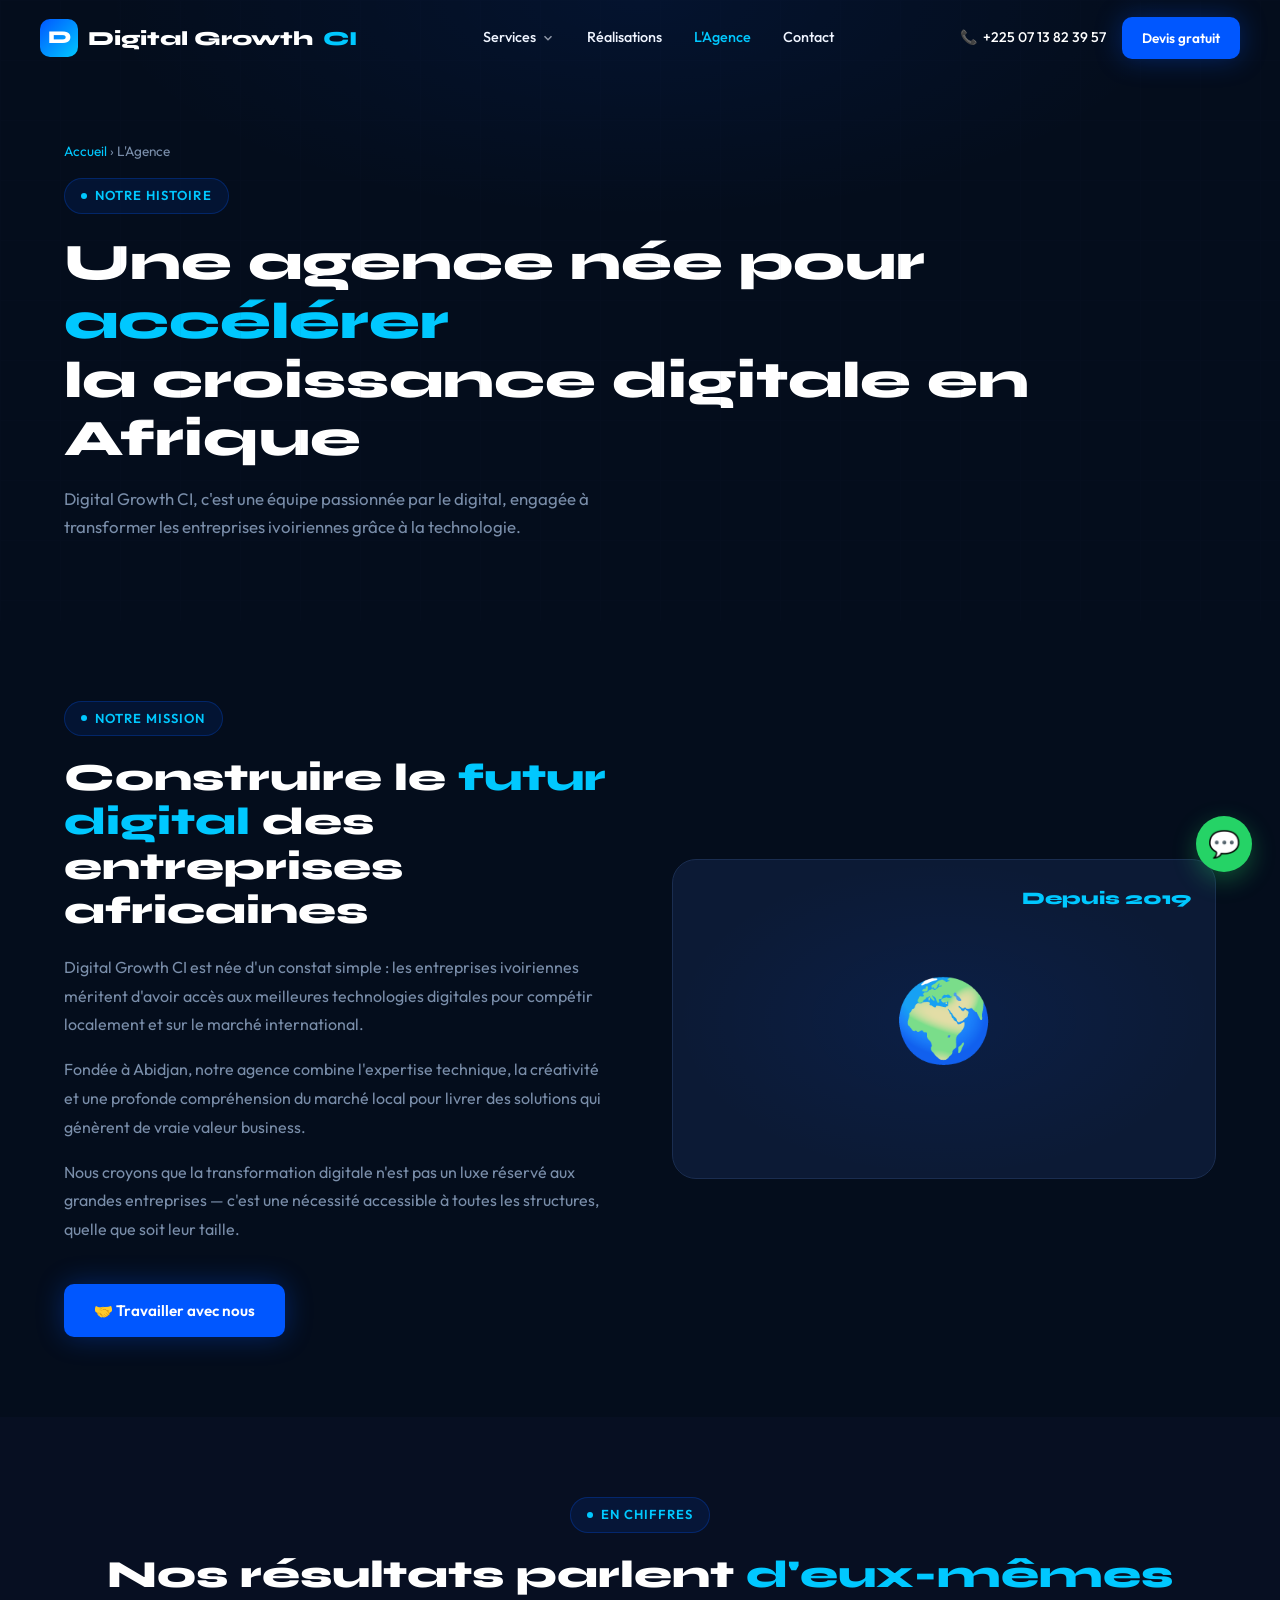
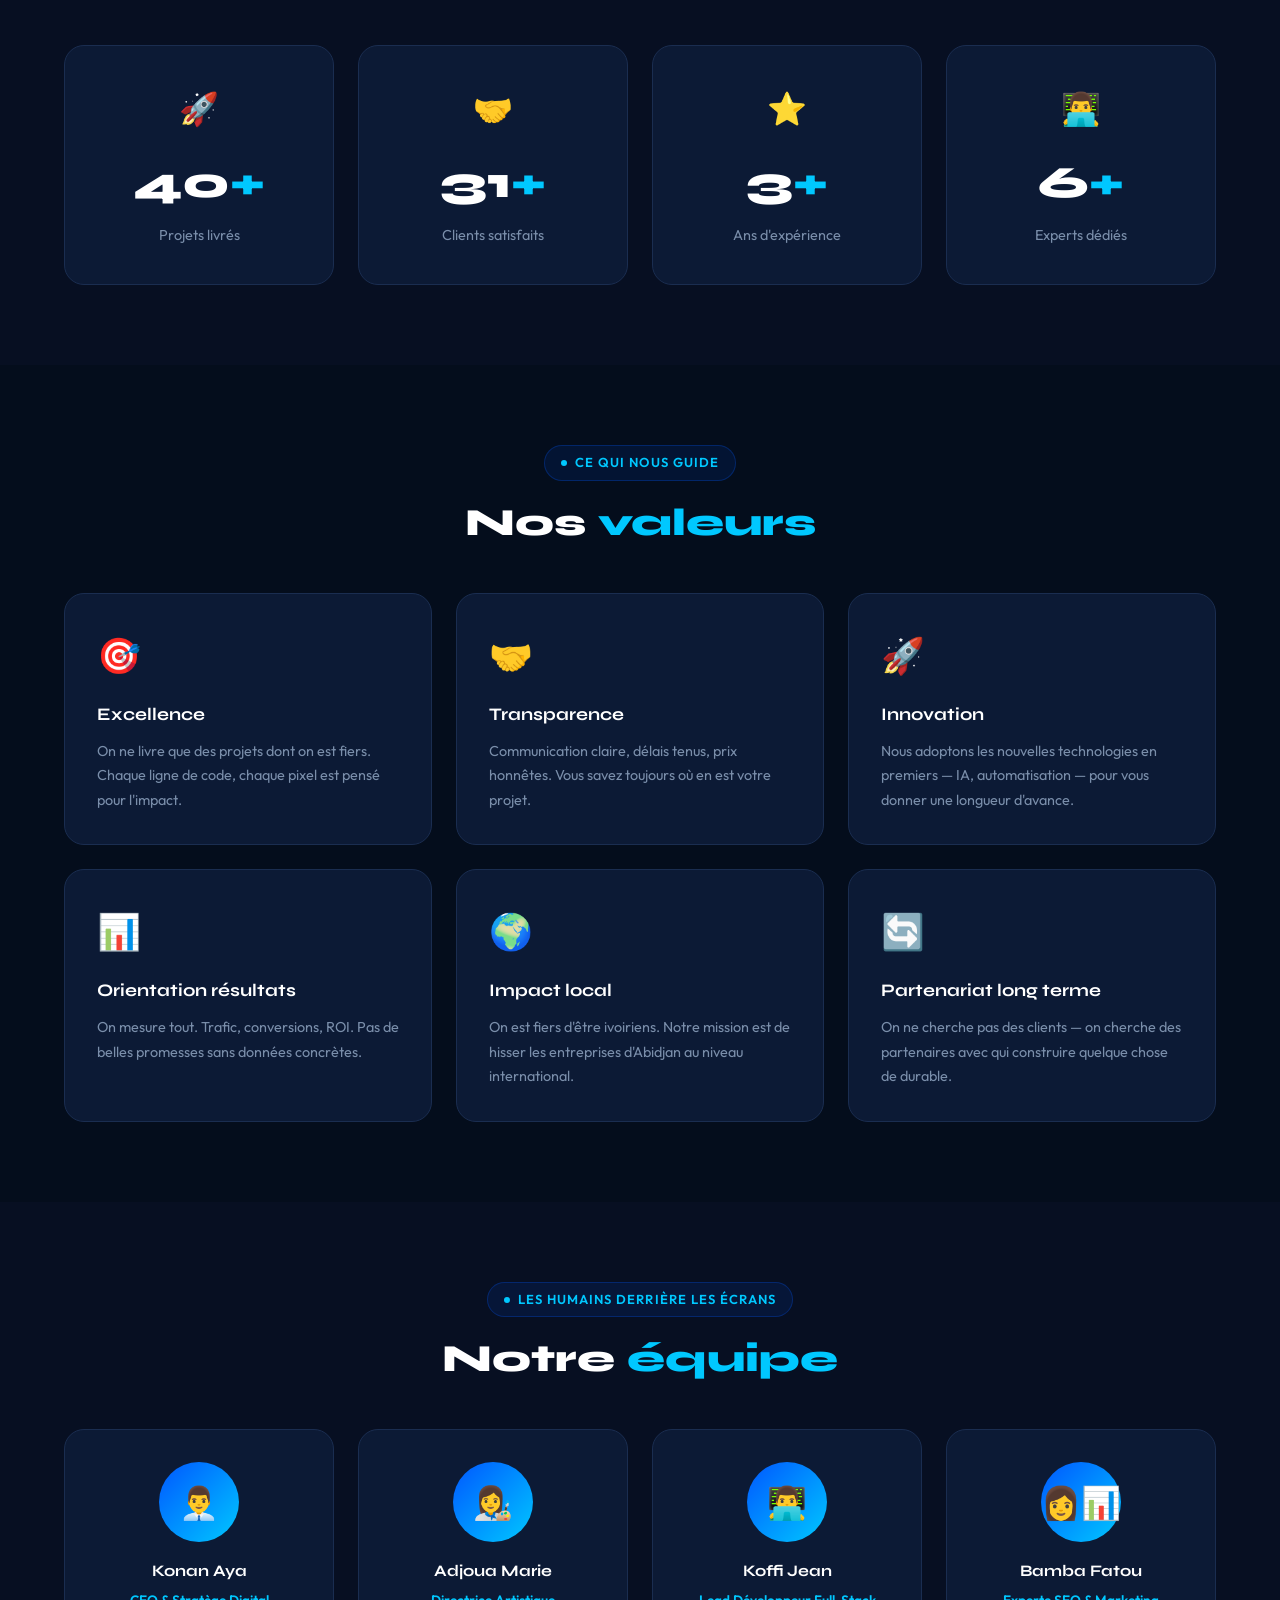
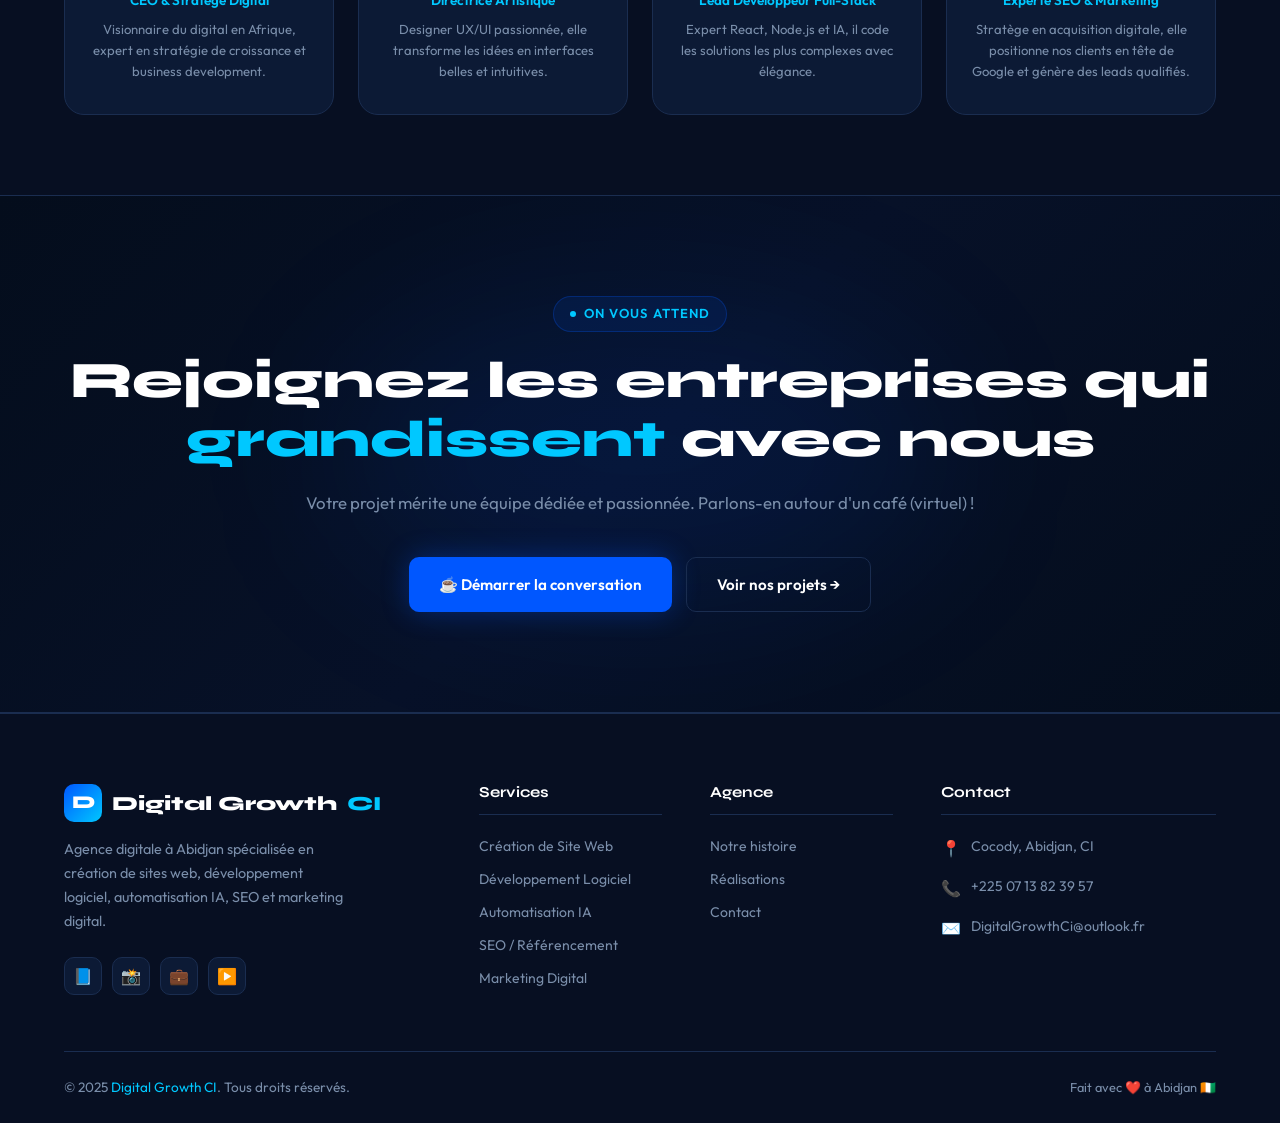
<file: agence.html>
<!DOCTYPE html>
<html lang="fr">
<head>
  <meta charset="UTF-8" />
  <meta name="viewport" content="width=device-width, initial-scale=1.0" />
  <title>L'Agence | Digital Growth CI — Notre Histoire, Notre Équipe</title>
  <meta name="description" content="Découvrez Digital Growth CI, agence digitale fondée à Abidjan. Notre histoire, nos valeurs, notre équipe et nos chiffres clés." />
  <link rel="preconnect" href="https://fonts.googleapis.com" />
  <link href="https://fonts.googleapis.com/css2?family=Syne:wght@400;600;700;800&family=Outfit:wght@300;400;500;600&display=swap" rel="stylesheet" />
  <style>
    *,*::before,*::after{box-sizing:border-box;margin:0;padding:0}
    :root{--bg:#040D1C;--bg2:#070F22;--bg3:#0A1530;--card:#0C1A35;--blue:#0057FF;--cyan:#00C8FF;--glow:#0057FF55;--white:#FFFFFF;--off:#EFF4FF;--muted:#7A8EAA;--border:#1A2D50;--radius:14px;--font-h:'Syne',sans-serif;--font-b:'Outfit',sans-serif}
    html{scroll-behavior:smooth}
    body{background:var(--bg);color:var(--off);font-family:var(--font-b);font-size:16px;line-height:1.65;overflow-x:hidden}
    a{color:inherit;text-decoration:none}
    ::-webkit-scrollbar{width:6px}::-webkit-scrollbar-track{background:var(--bg)}::-webkit-scrollbar-thumb{background:var(--blue);border-radius:3px}
    .container{max-width:1200px;margin:0 auto;padding:0 24px}
    h1,h2,h3,h4{font-family:var(--font-h);line-height:1.15}
    .btn{display:inline-flex;align-items:center;gap:10px;padding:14px 30px;border-radius:10px;font-family:var(--font-b);font-size:.95rem;font-weight:600;cursor:pointer;transition:all .25s;border:none}
    .btn-primary{background:var(--blue);color:#fff;box-shadow:0 0 28px var(--glow)}
    .btn-primary:hover{background:#1468ff;transform:translateY(-2px)}
    .btn-outline{background:transparent;color:var(--white);border:1.5px solid var(--border)}
    .btn-outline:hover{border-color:var(--blue);color:var(--cyan)}
    .tag{display:inline-flex;align-items:center;gap:8px;background:#0057FF1A;border:1px solid #0057FF44;color:var(--cyan);font-size:13px;font-weight:600;letter-spacing:.08em;text-transform:uppercase;padding:6px 16px;border-radius:100px;margin-bottom:20px}
    .tag::before{content:'';width:6px;height:6px;border-radius:50%;background:var(--cyan);display:block}
    /* HEADER */
    header{position:fixed;top:0;left:0;right:0;z-index:1000;padding:0 24px;transition:all .3s}
    header.scrolled{background:#040D1Cee;backdrop-filter:blur(16px);border-bottom:1px solid var(--border)}
    .header-inner{max-width:1200px;margin:0 auto;display:flex;align-items:center;justify-content:space-between;height:76px}
    .logo{display:flex;align-items:center;gap:10px;font-family:var(--font-h);font-size:1.25rem;font-weight:800;color:var(--white)}
    .logo-icon{width:38px;height:38px;border-radius:10px;background:linear-gradient(135deg,var(--blue),var(--cyan));display:flex;align-items:center;justify-content:center;font-size:18px;font-weight:800;color:#fff}
    .logo span{color:var(--cyan)}
    nav{display:flex;align-items:center;gap:4px}
    .nav-item{position:relative}
    .nav-link{display:flex;align-items:center;gap:5px;padding:8px 14px;border-radius:8px;font-size:.9rem;font-weight:500;color:var(--off);transition:all .2s;cursor:pointer}
    .nav-link:hover{color:var(--cyan);background:#0057FF11}
    .nav-link .arrow{width:14px;height:14px;transition:transform .2s;opacity:.6}
    .nav-item:hover .arrow{transform:rotate(180deg)}
    .dropdown{position:absolute;top:calc(100% + 8px);left:0;background:var(--bg3);border:1px solid var(--border);border-radius:var(--radius);padding:8px;min-width:240px;opacity:0;pointer-events:none;transform:translateY(-8px);transition:all .2s;box-shadow:0 20px 60px #00000055}
    .nav-item:hover .dropdown{opacity:1;pointer-events:all;transform:translateY(0)}
    .dropdown a{display:flex;align-items:center;gap:10px;padding:10px 14px;border-radius:8px;font-size:.875rem;color:var(--off);transition:all .15s}
    .dropdown a:hover{background:#0057FF15;color:var(--cyan)}
    .header-right{display:flex;align-items:center;gap:16px}
    .header-phone{font-size:.875rem;color:var(--muted);display:flex;align-items:center;gap:6px}
    .header-phone span{color:var(--white);font-weight:500}
    .hamburger{display:none;flex-direction:column;gap:5px;cursor:pointer;padding:6px;border:none;background:none}
    .hamburger span{display:block;width:24px;height:2px;background:var(--white);border-radius:2px}
    .mobile-menu{display:none;position:fixed;inset:0;z-index:999;background:var(--bg2);flex-direction:column;padding:100px 32px 40px;overflow-y:auto}
    .mobile-menu.open{display:flex}
    .mobile-menu a{padding:14px 0;font-size:1.2rem;font-weight:600;border-bottom:1px solid var(--border);color:var(--off)}
    .mobile-menu a:hover{color:var(--cyan)}
    .mobile-close{position:absolute;top:24px;right:24px;background:none;border:none;color:var(--white);font-size:28px;cursor:pointer}
    @media(max-width:768px){nav{display:none}.hamburger{display:flex}.header-phone{display:none}}
    /* PAGE */
    .page-hero{padding:140px 0 80px;position:relative;overflow:hidden;background:radial-gradient(ellipse 60% 50% at 50% 0%,#0057FF15 0%,transparent 70%)}
    .page-hero::before{content:'';position:absolute;inset:0;background-image:linear-gradient(var(--border) 1px,transparent 1px),linear-gradient(90deg,var(--border) 1px,transparent 1px);background-size:60px 60px;opacity:.05}
    .breadcrumb{font-size:.85rem;color:var(--muted);margin-bottom:16px}
    .breadcrumb a{color:var(--cyan)}
    .page-title{font-size:clamp(2.2rem,4vw,3.2rem);font-weight:800;color:var(--white);margin-bottom:16px}
    .page-title span{color:var(--cyan)}
    .page-sub{font-size:1.05rem;color:var(--muted);max-width:540px}
    .section{padding:80px 0}
    /* HISTOIRE */
    .story-grid{display:grid;grid-template-columns:1fr 1fr;gap:64px;align-items:center}
    @media(max-width:900px){.story-grid{grid-template-columns:1fr}}
    .story-text h2{font-size:clamp(1.8rem,3vw,2.5rem);font-weight:800;color:var(--white);margin-bottom:20px}
    .story-text h2 span{color:var(--cyan)}
    .story-text p{color:var(--muted);margin-bottom:16px;line-height:1.8}
    .story-visual{background:var(--card);border:1px solid var(--border);border-radius:24px;padding:48px;display:flex;align-items:center;justify-content:center;min-height:320px;position:relative;overflow:hidden}
    .story-visual::before{content:'';position:absolute;inset:0;background:radial-gradient(ellipse at 50% 50%,#0057FF15 0%,transparent 70%)}
    .story-icon{font-size:5rem;position:relative;z-index:1}
    .story-year{position:absolute;top:24px;right:24px;font-family:var(--font-h);font-size:1.1rem;font-weight:800;color:var(--cyan)}
    /* STATS */
    .stats-bg{background:var(--bg2);padding:80px 0}
    .stats-grid{display:grid;grid-template-columns:repeat(4,1fr);gap:24px}
    @media(max-width:900px){.stats-grid{grid-template-columns:repeat(2,1fr)}}
    @media(max-width:500px){.stats-grid{grid-template-columns:1fr 1fr}}
    .stat-card{background:var(--card);border:1px solid var(--border);border-radius:20px;padding:36px 24px;text-align:center;transition:all .3s}
    .stat-card:hover{border-color:#0057FF44;transform:translateY(-4px)}
    .stat-icon{font-size:2rem;margin-bottom:12px}
    .stat-number{font-family:var(--font-h);font-size:2.8rem;font-weight:800;color:var(--white);margin-bottom:4px}
    .stat-number span{color:var(--cyan)}
    .stat-label{font-size:.9rem;color:var(--muted)}
    /* VALEURS */
    .values-grid{display:grid;grid-template-columns:repeat(3,1fr);gap:24px}
    @media(max-width:900px){.values-grid{grid-template-columns:repeat(2,1fr)}}
    @media(max-width:580px){.values-grid{grid-template-columns:1fr}}
    .value-card{background:var(--card);border:1px solid var(--border);border-radius:20px;padding:32px;transition:all .3s;position:relative;overflow:hidden}
    .value-card::before{content:'';position:absolute;top:0;left:0;right:0;height:2px;background:linear-gradient(90deg,var(--blue),var(--cyan));opacity:0;transition:opacity .3s}
    .value-card:hover{border-color:#0057FF44;transform:translateY(-4px)}
    .value-card:hover::before{opacity:1}
    .value-icon{font-size:2.2rem;margin-bottom:16px}
    .value-title{font-family:var(--font-h);font-size:1.1rem;font-weight:700;color:var(--white);margin-bottom:10px}
    .value-desc{font-size:.9rem;color:var(--muted);line-height:1.7}
    /* EQUIPE */
    .team-grid{display:grid;grid-template-columns:repeat(4,1fr);gap:24px}
    @media(max-width:900px){.team-grid{grid-template-columns:repeat(2,1fr)}}
    @media(max-width:500px){.team-grid{grid-template-columns:1fr}}
    .team-card{background:var(--card);border:1px solid var(--border);border-radius:20px;padding:32px 24px;text-align:center;transition:all .3s}
    .team-card:hover{border-color:#0057FF44;transform:translateY(-4px)}
    .team-avatar{width:80px;height:80px;border-radius:50%;background:linear-gradient(135deg,var(--blue),var(--cyan));display:flex;align-items:center;justify-content:center;font-size:2rem;margin:0 auto 16px}
    .team-name{font-family:var(--font-h);font-size:1rem;font-weight:700;color:var(--white);margin-bottom:4px}
    .team-role{font-size:.85rem;color:var(--cyan);font-weight:600;margin-bottom:8px}
    .team-bio{font-size:.82rem;color:var(--muted);line-height:1.6}
    /* CTA */
    .cta-section{position:relative;overflow:hidden;background:linear-gradient(135deg,#040D1C,#071128,#040D1C);border-top:1px solid var(--border);border-bottom:1px solid var(--border)}
    .cta-glow{position:absolute;top:50%;left:50%;transform:translate(-50%,-50%);width:600px;height:300px;border-radius:50%;background:#0057FF18;filter:blur(80px);pointer-events:none}
    .cta-inner{position:relative;z-index:1;text-align:center;padding:100px 24px}
    .cta-inner h2{font-size:clamp(2rem,4vw,3.2rem);font-weight:800;color:var(--white);margin-bottom:20px}
    .cta-inner h2 span{color:var(--cyan)}
    .cta-inner p{font-size:1.05rem;color:var(--muted);margin-bottom:40px}
    .cta-actions{display:flex;justify-content:center;flex-wrap:wrap;gap:14px}
    /* FOOTER */
    footer{background:var(--bg2);border-top:1px solid var(--border);padding:70px 0 0}
    .footer-grid{display:grid;grid-template-columns:2fr 1fr 1fr 1.5fr;gap:48px;margin-bottom:56px}
    @media(max-width:900px){.footer-grid{grid-template-columns:1fr 1fr}}
    @media(max-width:600px){.footer-grid{grid-template-columns:1fr}}
    .footer-brand p{font-size:.9rem;color:var(--muted);max-width:280px;margin:16px 0 24px}
    .social-links{display:flex;gap:10px}
    .social-link{width:38px;height:38px;border-radius:10px;background:var(--card);border:1px solid var(--border);display:flex;align-items:center;justify-content:center;font-size:16px;transition:all .2s}
    .social-link:hover{background:var(--blue);border-color:var(--blue);transform:translateY(-3px)}
    .footer-col h4{font-family:var(--font-h);font-size:.95rem;font-weight:700;color:var(--white);margin-bottom:20px;padding-bottom:12px;border-bottom:1px solid var(--border)}
    .footer-links{display:flex;flex-direction:column;gap:10px}
    .footer-links a{font-size:.875rem;color:var(--muted);transition:color .2s}
    .footer-links a:hover{color:var(--cyan)}
    .footer-contact-item{display:flex;gap:10px;align-items:flex-start;margin-bottom:14px}
    .fc-text{font-size:.875rem;color:var(--muted)}
    .fc-text a{color:var(--muted)}.fc-text a:hover{color:var(--cyan)}
    .footer-bottom{border-top:1px solid var(--border);padding:24px 0;display:flex;justify-content:space-between;align-items:center;flex-wrap:wrap;gap:12px}
    .footer-bottom p{font-size:.85rem;color:var(--muted)}
    .footer-bottom span{color:var(--cyan)}
    .wa-btn{position:fixed;bottom:28px;right:28px;z-index:998;width:56px;height:56px;border-radius:50%;background:#25D366;display:flex;align-items:center;justify-content:center;font-size:26px;box-shadow:0 8px 24px #25D36655;transition:transform .25s}
    .wa-btn:hover{transform:scale(1.1)}
    .reveal{opacity:0;transform:translateY(28px);transition:all .6s ease}
    .reveal.visible{opacity:1;transform:translateY(0)}
  </style>
</head>
<body>
  <header id="header">
    <div class="header-inner">
      <a href="index.html" class="logo"><div class="logo-icon">D</div>Digital Growth <span>CI</span></a>
      <nav>
        <div class="nav-item">
          <div class="nav-link">Services <svg class="arrow" viewBox="0 0 24 24" fill="none" stroke="currentColor" stroke-width="2.5"><path d="M6 9l6 6 6-6"/></svg></div>
          <div class="dropdown">
            <a href="creation-site-web.html"><span>🖥️</span> Création de Site Web</a>
            <a href="developpement-logiciel.html"><span>⚙️</span> Développement Logiciel</a>
            <a href="automatisation-ia.html"><span>🤖</span> Automatisation IA</a>
            <a href="seo.html"><span>📈</span> SEO / Référencement</a>
            <a href="marketing-digital.html"><span>🚀</span> Marketing Digital</a>
          </div>
        </div>
        <a href="realisations.html" class="nav-link">Réalisations</a>
        <a href="agence.html" class="nav-link" style="color:var(--cyan)">L'Agence</a>
        <a href="contact.html" class="nav-link">Contact</a>
      </nav>
      <div class="header-right">
        <div class="header-phone">📞 <span><a href="tel:+2250713823957">+225 07 13 82 39 57</a></span></div>
        <a href="contact.html" class="btn btn-primary" style="padding:10px 20px;font-size:.85rem;">Devis gratuit</a>
        <button class="hamburger" onclick="toggleMenu()"><span></span><span></span><span></span></button>
      </div>
    </div>
  </header>
  <div class="mobile-menu" id="mobileMenu">
    <button class="mobile-close" onclick="toggleMenu()">✕</button>
    <a href="index.html">🏠 Accueil</a>
    <a href="creation-site-web.html">🖥️ Création de Site Web</a>
    <a href="developpement-logiciel.html">⚙️ Développement Logiciel</a>
    <a href="automatisation-ia.html">🤖 Automatisation IA</a>
    <a href="seo.html">📈 SEO / Référencement</a>
    <a href="marketing-digital.html">🚀 Marketing Digital</a>
    <a href="realisations.html">🏆 Réalisations</a>
    <a href="agence.html">🏢 L'Agence</a>
    <a href="contact.html">📞 Contact</a>
  </div>

  <section class="page-hero">
    <div class="container">
      <div class="breadcrumb"><a href="index.html">Accueil</a> › L'Agence</div>
      <div class="tag">Notre histoire</div>
      <h1 class="page-title">Une agence née pour <span>accélérer</span><br>la croissance digitale en Afrique</h1>
      <p class="page-sub">Digital Growth CI, c'est une équipe passionnée par le digital, engagée à transformer les entreprises ivoiriennes grâce à la technologie.</p>
    </div>
  </section>

  <!-- HISTOIRE -->
  <section class="section">
    <div class="container">
      <div class="story-grid">
        <div class="story-text reveal">
          <div class="tag">Notre mission</div>
          <h2>Construire le <span>futur digital</span> des entreprises africaines</h2>
          <p>Digital Growth CI est née d'un constat simple : les entreprises ivoiriennes méritent d'avoir accès aux meilleures technologies digitales pour compétir localement et sur le marché international.</p>
          <p>Fondée à Abidjan, notre agence combine l'expertise technique, la créativité et une profonde compréhension du marché local pour livrer des solutions qui génèrent de vraie valeur business.</p>
          <p>Nous croyons que la transformation digitale n'est pas un luxe réservé aux grandes entreprises — c'est une nécessité accessible à toutes les structures, quelle que soit leur taille.</p>
          <a href="contact.html" class="btn btn-primary" style="margin-top:24px;">🤝 Travailler avec nous</a>
        </div>
        <div class="story-visual reveal">
          <div class="story-year">Depuis 2019</div>
          <div class="story-icon">🌍</div>
        </div>
      </div>
    </div>
  </section>

  <!-- STATS -->
  <div class="stats-bg">
    <div class="container">
      <div style="text-align:center;margin-bottom:48px;">
        <div class="tag">En chiffres</div>
        <h2 style="font-size:clamp(1.8rem,3vw,2.5rem);font-weight:800;color:var(--white);">Nos résultats parlent <span style="color:var(--cyan);">d'eux-mêmes</span></h2>
      </div>
      <div class="stats-grid">
        <div class="stat-card reveal">
          <div class="stat-icon">🚀</div>
          <div class="stat-number" data-target="50">0<span>+</span></div>
          <div class="stat-label">Projets livrés</div>
        </div>
        <div class="stat-card reveal">
          <div class="stat-icon">🤝</div>
          <div class="stat-number" data-target="40">0<span>+</span></div>
          <div class="stat-label">Clients satisfaits</div>
        </div>
        <div class="stat-card reveal">
          <div class="stat-icon">⭐</div>
          <div class="stat-number" data-target="5">0<span>+</span></div>
          <div class="stat-label">Ans d'expérience</div>
        </div>
        <div class="stat-card reveal">
          <div class="stat-icon">👨‍💻</div>
          <div class="stat-number" data-target="8">0<span>+</span></div>
          <div class="stat-label">Experts dédiés</div>
        </div>
      </div>
    </div>
  </div>

  <!-- VALEURS -->
  <section class="section">
    <div class="container">
      <div style="text-align:center;margin-bottom:48px;">
        <div class="tag">Ce qui nous guide</div>
        <h2 style="font-size:clamp(1.8rem,3vw,2.5rem);font-weight:800;color:var(--white);">Nos <span style="color:var(--cyan);">valeurs</span></h2>
      </div>
      <div class="values-grid">
        <div class="value-card reveal"><div class="value-icon">🎯</div><div class="value-title">Excellence</div><div class="value-desc">On ne livre que des projets dont on est fiers. Chaque ligne de code, chaque pixel est pensé pour l'impact.</div></div>
        <div class="value-card reveal"><div class="value-icon">🤝</div><div class="value-title">Transparence</div><div class="value-desc">Communication claire, délais tenus, prix honnêtes. Vous savez toujours où en est votre projet.</div></div>
        <div class="value-card reveal"><div class="value-icon">🚀</div><div class="value-title">Innovation</div><div class="value-desc">Nous adoptons les nouvelles technologies en premiers — IA, automatisation — pour vous donner une longueur d'avance.</div></div>
        <div class="value-card reveal"><div class="value-icon">📊</div><div class="value-title">Orientation résultats</div><div class="value-desc">On mesure tout. Trafic, conversions, ROI. Pas de belles promesses sans données concrètes.</div></div>
        <div class="value-card reveal"><div class="value-icon">🌍</div><div class="value-title">Impact local</div><div class="value-desc">On est fiers d'être ivoiriens. Notre mission est de hisser les entreprises d'Abidjan au niveau international.</div></div>
        <div class="value-card reveal"><div class="value-icon">🔄</div><div class="value-title">Partenariat long terme</div><div class="value-desc">On ne cherche pas des clients — on cherche des partenaires avec qui construire quelque chose de durable.</div></div>
      </div>
    </div>
  </section>

  <!-- ÉQUIPE -->
  <section class="section" style="background:var(--bg2)">
    <div class="container">
      <div style="text-align:center;margin-bottom:48px;">
        <div class="tag">Les humains derrière les écrans</div>
        <h2 style="font-size:clamp(1.8rem,3vw,2.5rem);font-weight:800;color:var(--white);">Notre <span style="color:var(--cyan);">équipe</span></h2>
      </div>
      <div class="team-grid">
        <div class="team-card reveal"><div class="team-avatar">👨‍💼</div><div class="team-name">Konan Aya</div><div class="team-role">CEO & Stratège Digital</div><div class="team-bio">Visionnaire du digital en Afrique, expert en stratégie de croissance et business development.</div></div>
        <div class="team-card reveal"><div class="team-avatar">👩‍🎨</div><div class="team-name">Adjoua Marie</div><div class="team-role">Directrice Artistique</div><div class="team-bio">Designer UX/UI passionnée, elle transforme les idées en interfaces belles et intuitives.</div></div>
        <div class="team-card reveal"><div class="team-avatar">👨‍💻</div><div class="team-name">Koffi Jean</div><div class="team-role">Lead Développeur Full-Stack</div><div class="team-bio">Expert React, Node.js et IA, il code les solutions les plus complexes avec élégance.</div></div>
        <div class="team-card reveal"><div class="team-avatar">👩‍📊</div><div class="team-name">Bamba Fatou</div><div class="team-role">Experte SEO & Marketing</div><div class="team-bio">Stratège en acquisition digitale, elle positionne nos clients en tête de Google et génère des leads qualifiés.</div></div>
      </div>
    </div>
  </section>

  <section class="cta-section">
    <div class="cta-glow"></div>
    <div class="cta-inner">
      <div class="tag" style="margin:0 auto 20px;">On vous attend</div>
      <h2>Rejoignez les entreprises qui <span>grandissent</span> avec nous</h2>
      <p>Votre projet mérite une équipe dédiée et passionnée. Parlons-en autour d'un café (virtuel) !</p>
      <div class="cta-actions">
        <a href="contact.html" class="btn btn-primary">☕ Démarrer la conversation</a>
        <a href="realisations.html" class="btn btn-outline">Voir nos projets →</a>
      </div>
    </div>
  </section>

  <footer>
    <div class="container">
      <div class="footer-grid">
        <div class="footer-brand"><a href="index.html" class="logo"><div class="logo-icon">D</div>Digital Growth <span>CI</span></a><p>Agence digitale à Abidjan spécialisée en création de sites web, développement logiciel, automatisation IA, SEO et marketing digital.</p><div class="social-links"><a href="#" class="social-link">📘</a><a href="#" class="social-link">📸</a><a href="#" class="social-link">💼</a><a href="#" class="social-link">▶️</a></div></div>
        <div class="footer-col"><h4>Services</h4><div class="footer-links"><a href="creation-site-web.html">Création de Site Web</a><a href="developpement-logiciel.html">Développement Logiciel</a><a href="automatisation-ia.html">Automatisation IA</a><a href="seo.html">SEO / Référencement</a><a href="marketing-digital.html">Marketing Digital</a></div></div>
        <div class="footer-col"><h4>Agence</h4><div class="footer-links"><a href="agence.html">Notre histoire</a><a href="realisations.html">Réalisations</a><a href="contact.html">Contact</a></div></div>
        <div class="footer-col"><h4>Contact</h4><div class="footer-contact-item"><span>📍</span><div class="fc-text">Cocody, Abidjan, CI</div></div><div class="footer-contact-item"><span>📞</span><div class="fc-text"><a href="tel:+2250713823957">+225 07 13 82 39 57</a></div></div><div class="footer-contact-item"><span>✉️</span><div class="fc-text"><a href="mailto:DigitalGrowthCi@outlook.fr">DigitalGrowthCi@outlook.fr</a></div></div></div>
      </div>
      <div class="footer-bottom"><p>© 2025 <span>Digital Growth CI</span>. Tous droits réservés.</p><p style="font-size:.8rem;">Fait avec ❤️ à Abidjan 🇨🇮</p></div>
    </div>
  </footer>
  <a href="https://wa.me/2250713923957" class="wa-btn" target="_blank">💬</a>

  <script>
    window.addEventListener('scroll', () => document.getElementById('header').classList.toggle('scrolled', scrollY > 40));
    function toggleMenu() { document.getElementById('mobileMenu').classList.toggle('open'); }
    const reveals = document.querySelectorAll('.reveal');
    const io = new IntersectionObserver(entries => { entries.forEach((e,i) => { if(e.isIntersecting){ setTimeout(()=>e.target.classList.add('visible'),i*80); io.unobserve(e.target); } }); }, {threshold:0.1});
    reveals.forEach(r => io.observe(r));
    // Compteurs
    document.querySelectorAll('.stat-number[data-target]').forEach(el => {
      const obs = new IntersectionObserver(([entry]) => {
        if(entry.isIntersecting){
          const target = +el.dataset.target;
          const span = el.querySelector('span');
          el.textContent = '0'; if(span) el.appendChild(span);
          let n = 0; const step = target/60;
          const t = setInterval(()=>{ n+=step; if(n>=target){n=target;clearInterval(t);} el.childNodes[0].textContent=Math.floor(n); },16);
          obs.unobserve(el);
        }
      },{threshold:0.5});
      obs.observe(el);
    });
  </script>
</body>
</html>
</file>
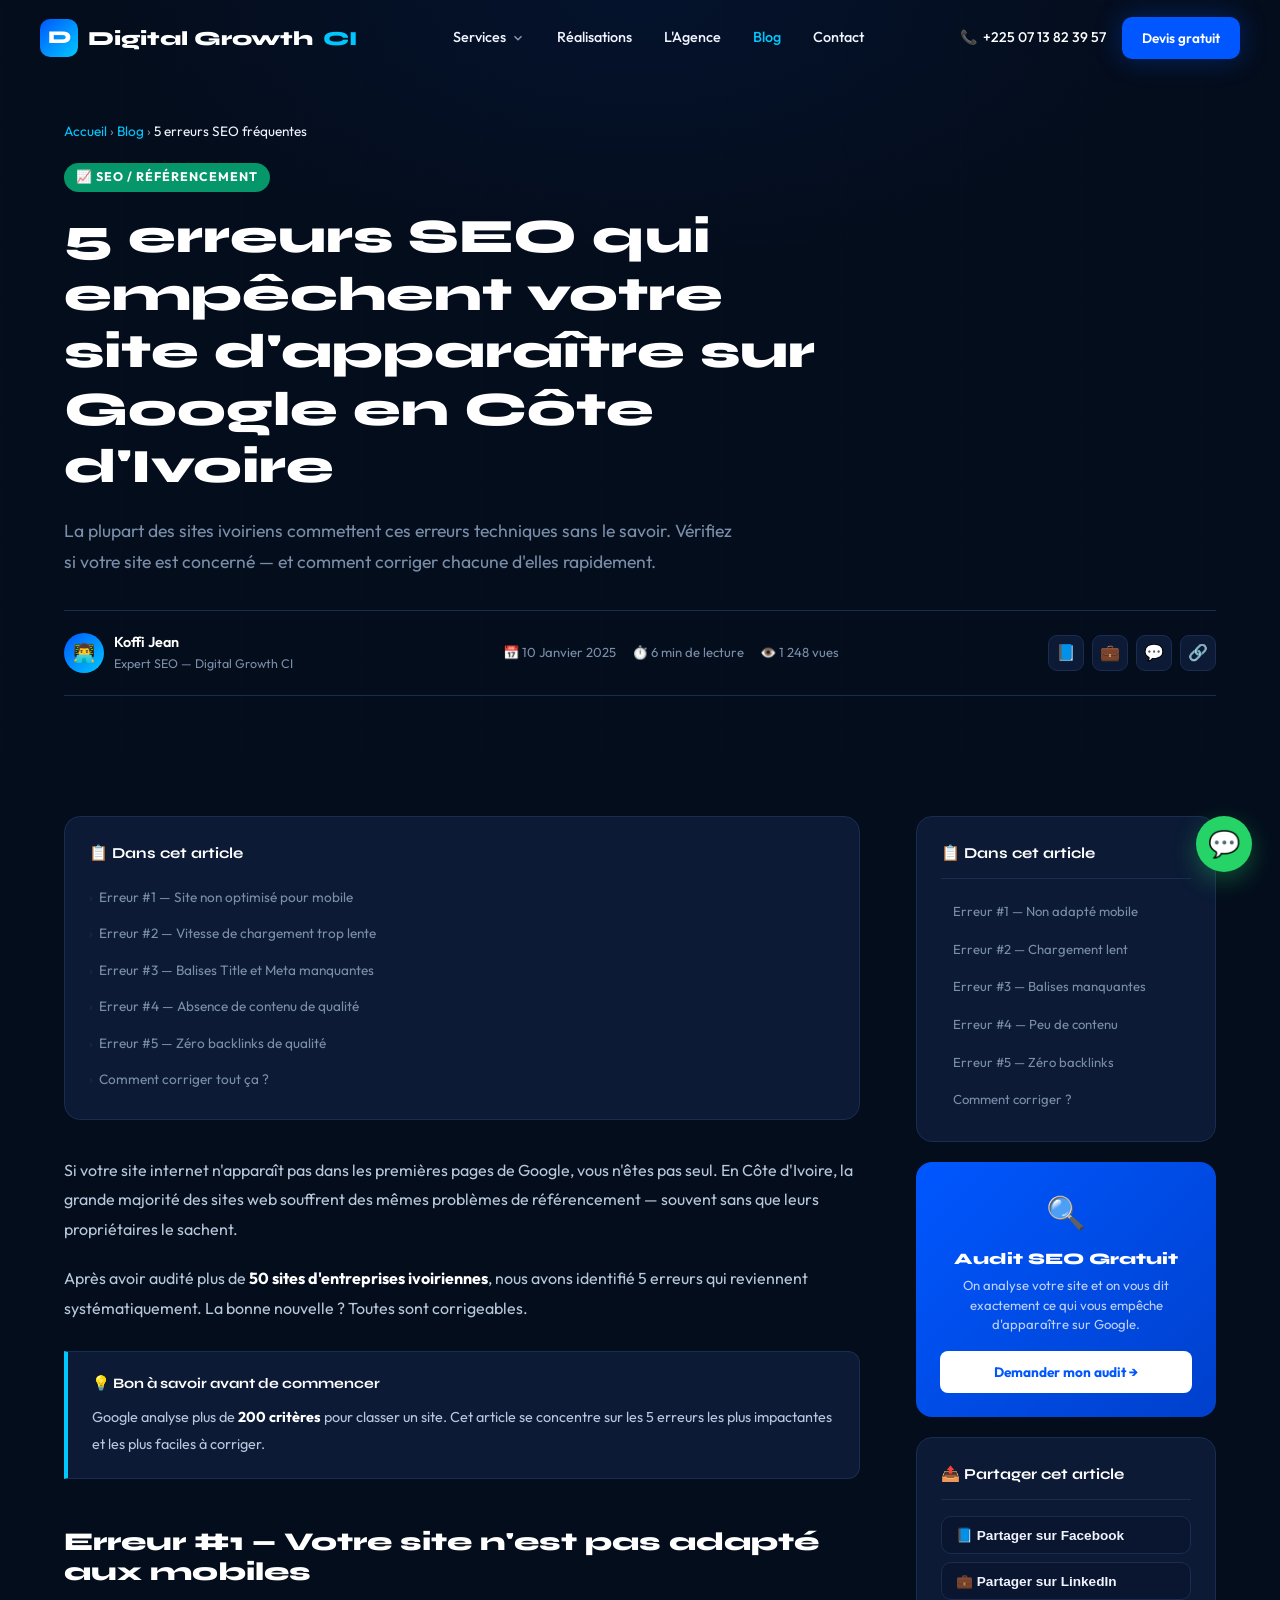
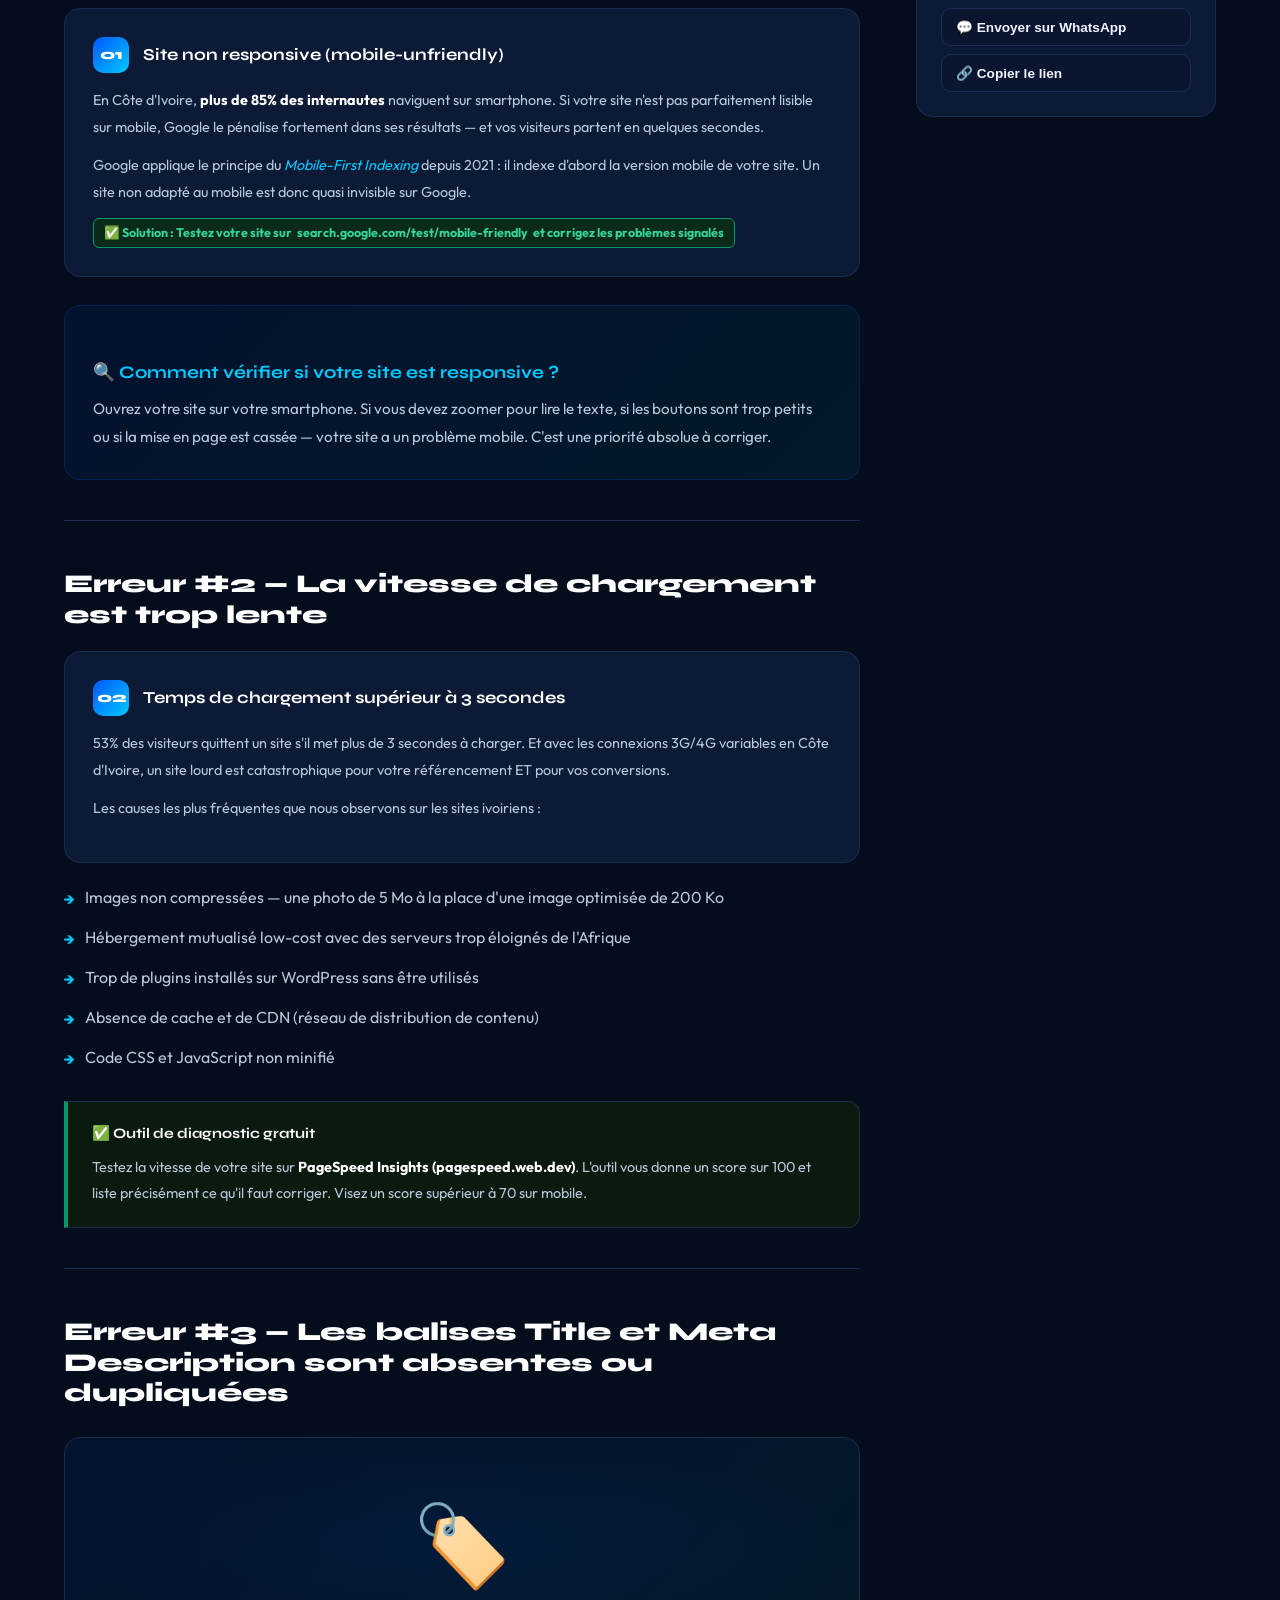
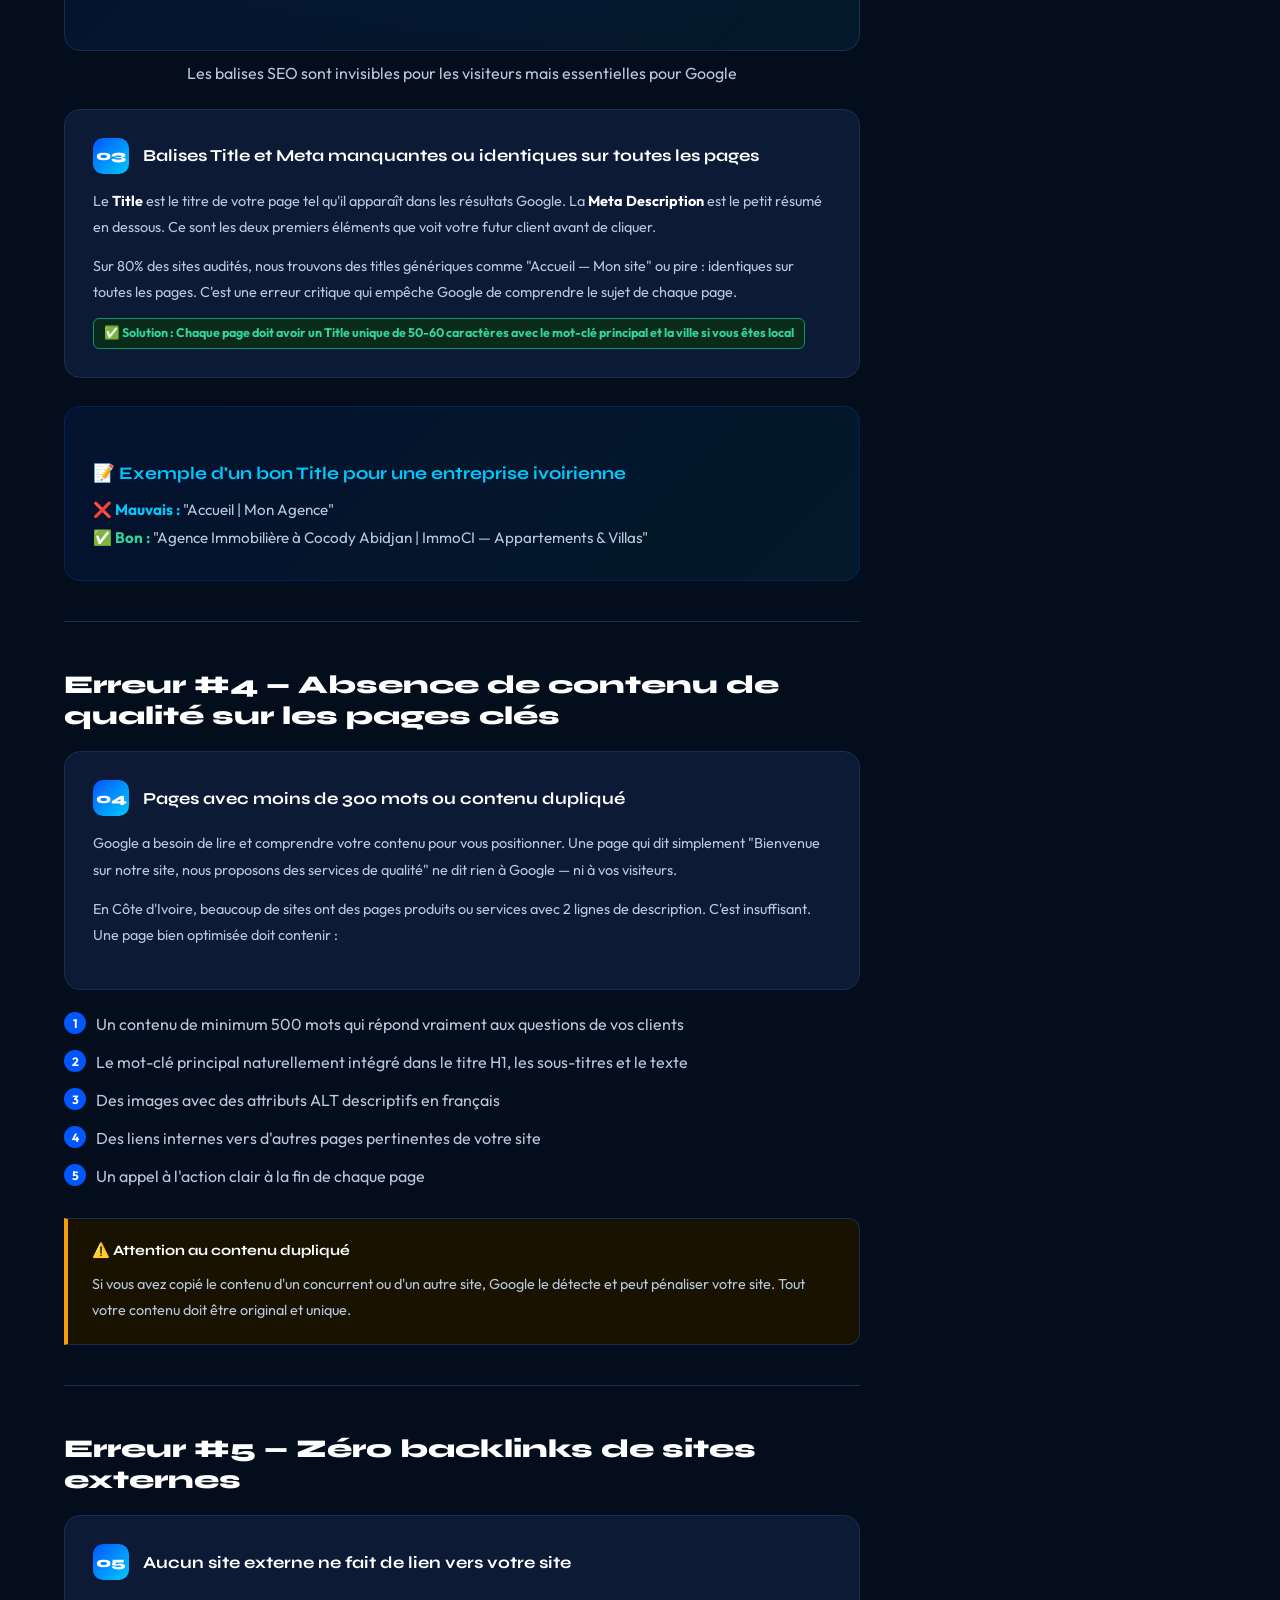
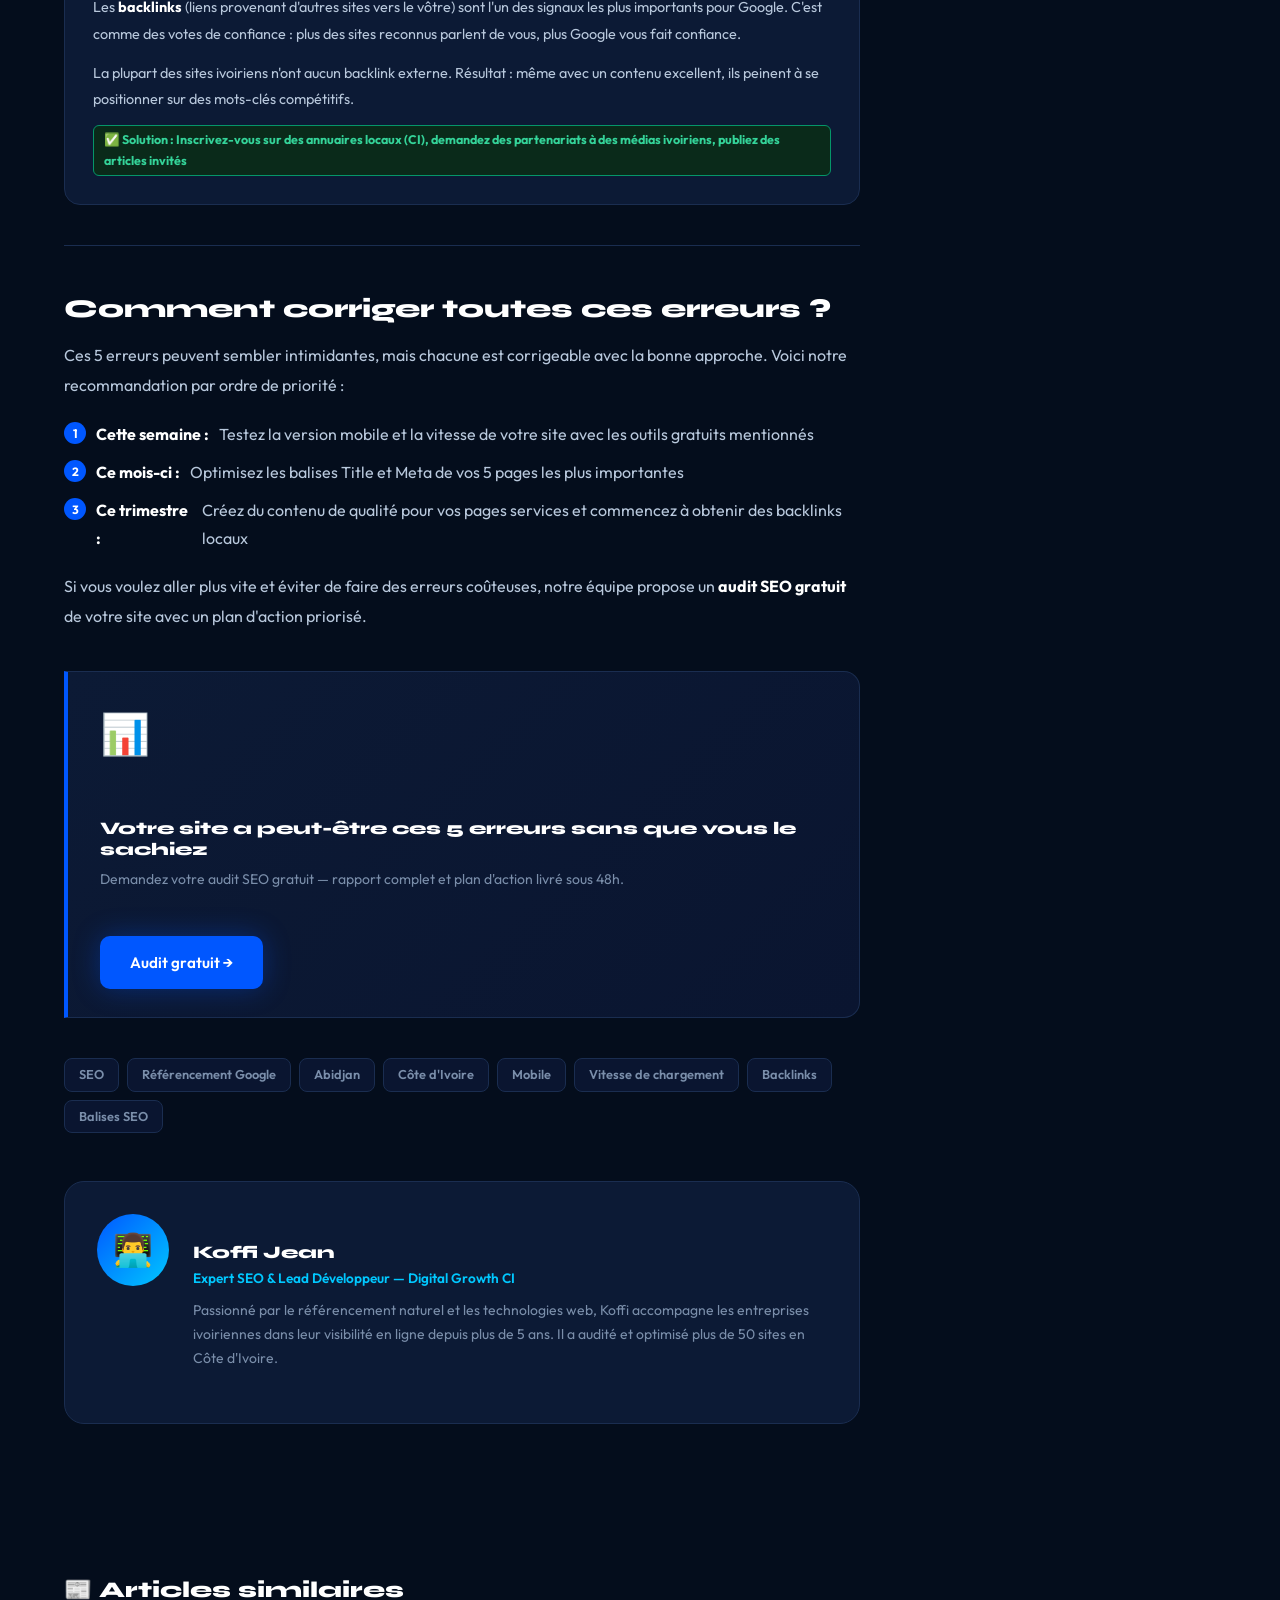
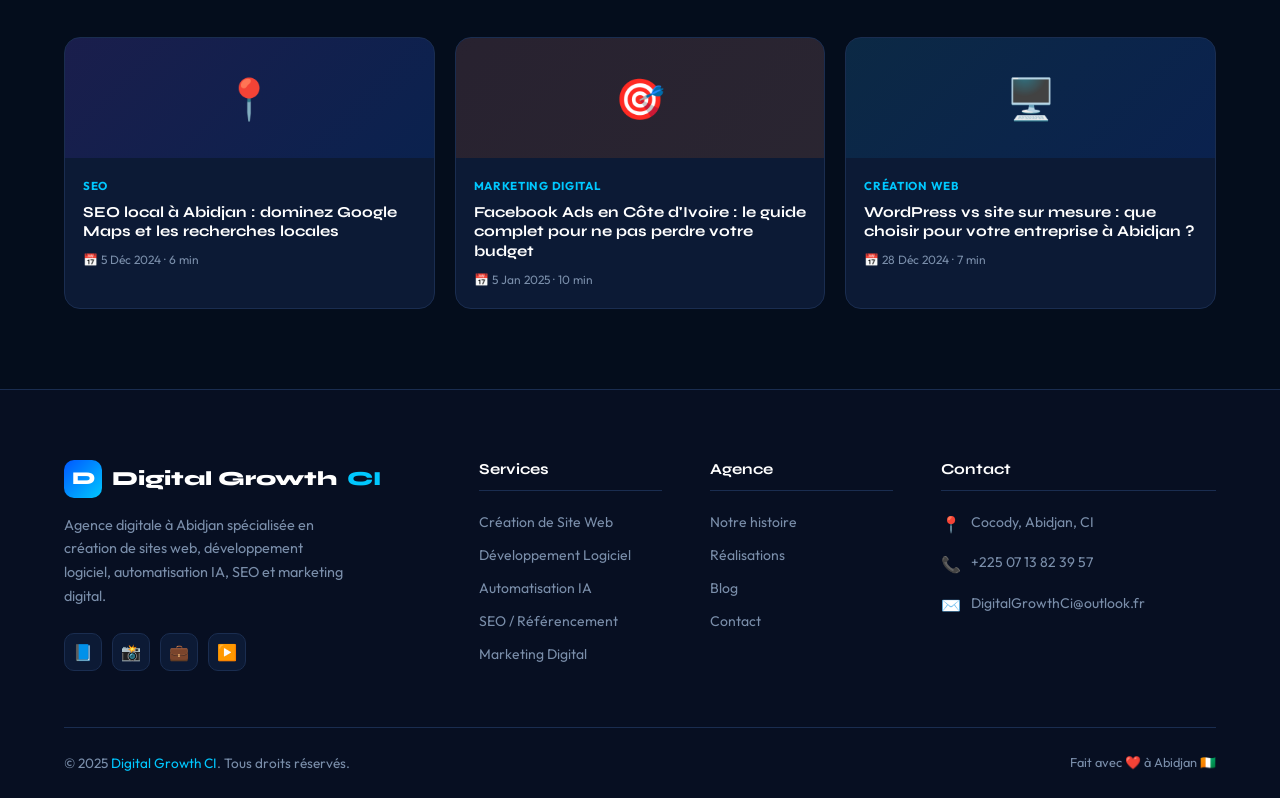
<file: article.html>
<!DOCTYPE html>
<html lang="fr">
<head>
  <meta charset="UTF-8"/><meta name="viewport" content="width=device-width, initial-scale=1.0"/>
  <title>5 erreurs SEO qui empêchent votre site d'apparaître sur Google | Digital Growth CI</title>
  <meta name="description" content="Découvrez les 5 erreurs SEO les plus fréquentes chez les sites ivoiriens et comment les corriger pour apparaître sur Google."/>
  <link rel="preconnect" href="https://fonts.googleapis.com"/>
  <link href="https://fonts.googleapis.com/css2?family=Syne:wght@400;600;700;800&family=Outfit:wght@300;400;500;600&display=swap" rel="stylesheet"/>
  <style>
    *,*::before,*::after{box-sizing:border-box;margin:0;padding:0}
    :root{--bg:#040D1C;--bg2:#070F22;--bg3:#0A1530;--card:#0C1A35;--blue:#0057FF;--cyan:#00C8FF;--glow:#0057FF55;--white:#FFF;--off:#EFF4FF;--muted:#7A8EAA;--border:#1A2D50;--radius:14px;--font-h:'Syne',sans-serif;--font-b:'Outfit',sans-serif}
    html{scroll-behavior:smooth}
    body{background:var(--bg);color:var(--off);font-family:var(--font-b);font-size:16px;line-height:1.65;overflow-x:hidden}
    a{color:inherit;text-decoration:none}
    ::-webkit-scrollbar{width:6px}::-webkit-scrollbar-track{background:var(--bg)}::-webkit-scrollbar-thumb{background:var(--blue);border-radius:3px}
    .container{max-width:1200px;margin:0 auto;padding:0 24px}
    h1,h2,h3,h4{font-family:var(--font-h);line-height:1.2}
    .btn{display:inline-flex;align-items:center;gap:10px;padding:14px 30px;border-radius:10px;font-family:var(--font-b);font-size:.95rem;font-weight:600;cursor:pointer;transition:all .25s;border:none}
    .btn-primary{background:var(--blue);color:#fff;box-shadow:0 0 28px var(--glow)}.btn-primary:hover{background:#1468ff;transform:translateY(-2px)}
    .btn-outline{background:transparent;color:var(--white);border:1.5px solid var(--border)}.btn-outline:hover{border-color:var(--blue);color:var(--cyan)}
    .tag{display:inline-flex;align-items:center;gap:8px;background:#0057FF1A;border:1px solid #0057FF44;color:var(--cyan);font-size:13px;font-weight:600;letter-spacing:.08em;text-transform:uppercase;padding:6px 16px;border-radius:100px}
    .tag::before{content:'';width:6px;height:6px;border-radius:50%;background:var(--cyan);display:block}

    /* HEADER */
    header{position:fixed;top:0;left:0;right:0;z-index:1000;padding:0 24px;transition:all .3s}
    header.scrolled{background:#040D1Cee;backdrop-filter:blur(16px);border-bottom:1px solid var(--border)}
    .header-inner{max-width:1200px;margin:0 auto;display:flex;align-items:center;justify-content:space-between;height:76px}
    .logo{display:flex;align-items:center;gap:10px;font-family:var(--font-h);font-size:1.25rem;font-weight:800;color:var(--white)}
    .logo-icon{width:38px;height:38px;border-radius:10px;background:linear-gradient(135deg,var(--blue),var(--cyan));display:flex;align-items:center;justify-content:center;font-size:18px;font-weight:800;color:#fff}
    .logo span{color:var(--cyan)}
    nav{display:flex;align-items:center;gap:4px}
    .nav-item{position:relative}
    .nav-link{display:flex;align-items:center;gap:5px;padding:8px 14px;border-radius:8px;font-size:.9rem;font-weight:500;color:var(--off);transition:all .2s;cursor:pointer}
    .nav-link:hover{color:var(--cyan);background:#0057FF11}
    .arrow{width:14px;height:14px;transition:transform .2s;opacity:.6}
    .nav-item:hover .arrow{transform:rotate(180deg)}
    .dropdown{position:absolute;top:calc(100% + 8px);left:0;background:var(--bg3);border:1px solid var(--border);border-radius:var(--radius);padding:8px;min-width:240px;opacity:0;pointer-events:none;transform:translateY(-8px);transition:all .2s;box-shadow:0 20px 60px #00000055}
    .nav-item:hover .dropdown{opacity:1;pointer-events:all;transform:translateY(0)}
    .dropdown a{display:flex;align-items:center;gap:10px;padding:10px 14px;border-radius:8px;font-size:.875rem;color:var(--off);transition:all .15s}
    .dropdown a:hover{background:#0057FF15;color:var(--cyan)}
    .header-right{display:flex;align-items:center;gap:16px}
    .header-phone{font-size:.875rem;color:var(--muted);display:flex;align-items:center;gap:6px}
    .header-phone span{color:var(--white);font-weight:500}
    .hamburger{display:none;flex-direction:column;gap:5px;cursor:pointer;padding:6px;border:none;background:none}
    .hamburger span{display:block;width:24px;height:2px;background:var(--white);border-radius:2px}
    .mobile-menu{display:none;position:fixed;inset:0;z-index:999;background:var(--bg2);flex-direction:column;padding:100px 32px 40px;overflow-y:auto}
    .mobile-menu.open{display:flex}
    .mobile-menu a{padding:14px 0;font-size:1.2rem;font-weight:600;border-bottom:1px solid var(--border);color:var(--off)}
    .mobile-menu a:hover{color:var(--cyan)}
    .mobile-close{position:absolute;top:24px;right:24px;background:none;border:none;color:var(--white);font-size:28px;cursor:pointer}
    @media(max-width:768px){nav{display:none}.hamburger{display:flex}.header-phone{display:none}}

    /* PROGRESS BAR */
    .progress-bar{position:fixed;top:0;left:0;height:3px;background:linear-gradient(90deg,var(--blue),var(--cyan));z-index:2000;transition:width .1s linear;width:0%}

    /* ARTICLE HERO */
    .article-hero{padding:120px 0 60px;position:relative;overflow:hidden;background:radial-gradient(ellipse 60% 50% at 50% 0%,#0057FF12 0%,transparent 70%)}
    .article-hero::before{content:'';position:absolute;inset:0;background-image:linear-gradient(var(--border) 1px,transparent 1px),linear-gradient(90deg,var(--border) 1px,transparent 1px);background-size:60px 60px;opacity:.04}
    .breadcrumb{font-size:.85rem;color:var(--muted);margin-bottom:20px}
    .breadcrumb a{color:var(--cyan)}
    .breadcrumb a:hover{text-decoration:underline}
    .article-cat{display:inline-flex;align-items:center;gap:6px;font-size:.78rem;font-weight:700;text-transform:uppercase;letter-spacing:.08em;color:#fff;background:#059669;padding:4px 12px;border-radius:100px;margin-bottom:16px}
    .article-title{font-size:clamp(1.8rem,4vw,3rem);font-weight:800;color:var(--white);margin-bottom:20px;line-height:1.2;max-width:760px}
    .article-excerpt{font-size:1.1rem;color:var(--muted);max-width:680px;margin-bottom:32px;line-height:1.75}
    .article-meta{display:flex;flex-wrap:wrap;gap:20px;align-items:center;padding:20px 0;border-top:1px solid var(--border);border-bottom:1px solid var(--border)}
    .meta-author{display:flex;align-items:center;gap:10px}
    .author-avatar{width:40px;height:40px;border-radius:50%;background:linear-gradient(135deg,var(--blue),var(--cyan));display:flex;align-items:center;justify-content:center;font-size:18px}
    .author-name{font-weight:600;color:var(--white);font-size:.9rem}
    .author-role{font-size:.78rem;color:var(--muted)}
    .meta-items{display:flex;flex-wrap:wrap;gap:16px;margin-left:auto}
    .meta-item{display:flex;align-items:center;gap:5px;font-size:.82rem;color:var(--muted)}
    .share-btns{display:flex;gap:8px;margin-left:auto}
    .share-btn{width:36px;height:36px;border-radius:9px;background:var(--card);border:1px solid var(--border);display:flex;align-items:center;justify-content:center;font-size:16px;cursor:pointer;transition:all .2s}
    .share-btn:hover{background:var(--blue);border-color:var(--blue);transform:translateY(-2px)}

    /* ARTICLE LAYOUT */
    .article-layout{display:grid;grid-template-columns:1fr 300px;gap:56px;padding:60px 0 100px}
    @media(max-width:1024px){.article-layout{grid-template-columns:1fr}}

    /* ARTICLE CONTENT */
    .article-content{}
    .article-content h2{font-size:1.6rem;font-weight:800;color:var(--white);margin:40px 0 16px;padding-top:8px}
    .article-content h3{font-size:1.2rem;font-weight:700;color:var(--white);margin:28px 0 12px}
    .article-content p{font-size:1rem;color:#B8C8DC;line-height:1.85;margin-bottom:20px}
    .article-content ul,.article-content ol{padding-left:0;margin-bottom:20px;display:flex;flex-direction:column;gap:10px}
    .article-content li{font-size:1rem;color:#B8C8DC;line-height:1.75;list-style:none;display:flex;gap:10px;align-items:flex-start}
    .article-content ul li::before{content:'→';color:var(--cyan);font-weight:700;flex-shrink:0;margin-top:2px}
    .article-content ol{counter-reset:ol-counter}
    .article-content ol li{counter-increment:ol-counter}
    .article-content ol li::before{content:counter(ol-counter);background:var(--blue);color:#fff;width:22px;height:22px;border-radius:50%;display:flex;align-items:center;justify-content:center;font-size:.75rem;font-weight:700;flex-shrink:0;margin-top:2px}

    .callout{background:var(--card);border:1px solid var(--border);border-left:4px solid var(--cyan);border-radius:0 12px 12px 0;padding:20px 24px;margin:28px 0}
    .callout.warning{border-left-color:#F59E0B;background:#1A1200}
    .callout.success{border-left-color:#059669;background:#0A1A0F}
    .callout.danger{border-left-color:#EF4444;background:#1A0808}
    .callout-title{font-family:var(--font-h);font-size:.9rem;font-weight:700;color:var(--white);margin-bottom:8px}
    .callout p{margin-bottom:0;font-size:.9rem}

    .article-img{background:var(--card);border:1px solid var(--border);border-radius:16px;padding:40px;display:flex;align-items:center;justify-content:center;font-size:4rem;margin:28px 0;min-height:200px;position:relative;overflow:hidden}
    .article-img::before{content:'';position:absolute;inset:0;background:radial-gradient(ellipse at 50% 50%,#0057FF12,transparent 70%)}
    .img-caption{text-align:center;font-size:.82rem;color:var(--muted);margin-top:-20px;margin-bottom:28px}

    .highlight-box{background:linear-gradient(135deg,#0057FF15,#00C8FF10);border:1px solid #0057FF33;border-radius:16px;padding:28px;margin:28px 0}
    .highlight-box h3{color:var(--cyan);margin-bottom:12px;font-size:1.1rem}
    .highlight-box p{margin-bottom:0;font-size:.95rem}

    .error-card{background:var(--card);border:1px solid var(--border);border-radius:16px;padding:28px;margin:20px 0;transition:all .3s}
    .error-card:hover{border-color:#0057FF44}
    .error-header{display:flex;align-items:center;gap:14px;margin-bottom:14px}
    .error-num{width:36px;height:36px;border-radius:10px;background:linear-gradient(135deg,var(--blue),var(--cyan));display:flex;align-items:center;justify-content:center;font-family:var(--font-h);font-size:.9rem;font-weight:800;color:#fff;flex-shrink:0}
    .error-title{font-family:var(--font-h);font-size:1.05rem;font-weight:700;color:var(--white)}
    .error-body p{font-size:.9rem;color:#B8C8DC;margin-bottom:12px}
    .fix-tag{display:inline-flex;align-items:center;gap:5px;background:#0A2A1A;border:1px solid #059669;color:#34D399;font-size:.78rem;font-weight:700;padding:4px 10px;border-radius:6px}

    .article-divider{border:none;border-top:1px solid var(--border);margin:40px 0}

    /* TOC */
    .toc-box{background:var(--card);border:1px solid var(--border);border-radius:16px;padding:24px;margin-bottom:36px}
    .toc-title{font-family:var(--font-h);font-size:.95rem;font-weight:700;color:var(--white);margin-bottom:16px;display:flex;align-items:center;gap:8px}
    .toc-list{display:flex;flex-direction:column;gap:6px}
    .toc-item{font-size:.85rem;color:var(--muted);cursor:pointer;transition:color .2s;display:flex;align-items:center;gap:6px;padding:4px 0}
    .toc-item:hover{color:var(--cyan)}
    .toc-item::before{content:'›';color:var(--border)}
    .toc-item.active{color:var(--cyan)}
    .toc-item.active::before{color:var(--cyan)}

    /* TAGS */
    .tags-row{display:flex;flex-wrap:wrap;gap:8px;margin:40px 0 0}
    .art-tag{background:var(--bg3);border:1px solid var(--border);border-radius:8px;padding:5px 14px;font-size:.8rem;font-weight:600;color:var(--muted);cursor:pointer;transition:all .2s}
    .art-tag:hover{border-color:var(--blue);color:var(--cyan)}

    /* AUTHOR BOX */
    .author-box{background:var(--card);border:1px solid var(--border);border-radius:20px;padding:32px;margin:48px 0;display:flex;gap:24px;align-items:flex-start}
    @media(max-width:580px){.author-box{flex-direction:column}}
    .author-big-avatar{width:72px;height:72px;border-radius:50%;background:linear-gradient(135deg,var(--blue),var(--cyan));display:flex;align-items:center;justify-content:center;font-size:2rem;flex-shrink:0}
    .author-info h3{font-family:var(--font-h);font-size:1.1rem;font-weight:800;color:var(--white);margin-bottom:4px}
    .author-info .author-role-text{font-size:.85rem;color:var(--cyan);font-weight:600;margin-bottom:10px}
    .author-info p{font-size:.875rem;color:var(--muted);line-height:1.7}

    /* RELATED ARTICLES */
    .related-section{padding:0 0 80px}
    .related-title{font-family:var(--font-h);font-size:1.4rem;font-weight:800;color:var(--white);margin-bottom:28px}
    .related-grid{display:grid;grid-template-columns:repeat(3,1fr);gap:20px}
    @media(max-width:900px){.related-grid{grid-template-columns:repeat(2,1fr)}}
    @media(max-width:580px){.related-grid{grid-template-columns:1fr}}
    .related-card{background:var(--card);border:1px solid var(--border);border-radius:16px;overflow:hidden;transition:all .3s}
    .related-card:hover{border-color:#0057FF44;transform:translateY(-4px)}
    .related-img{height:120px;display:flex;align-items:center;justify-content:center;font-size:2.5rem}
    .r1{background:linear-gradient(135deg,#7C3AED20,#0057FF20)}
    .r2{background:linear-gradient(135deg,#EA580C20,#F9731620)}
    .r3{background:linear-gradient(135deg,#0891B220,#0057FF20)}
    .related-body{padding:18px}
    .related-cat{font-size:.72rem;font-weight:700;color:var(--cyan);text-transform:uppercase;letter-spacing:.06em;margin-bottom:8px}
    .related-title-art{font-family:var(--font-h);font-size:.95rem;font-weight:700;color:var(--white);line-height:1.3;margin-bottom:8px}
    .related-date{font-size:.75rem;color:var(--muted)}

    /* SIDEBAR */
    .art-sidebar{display:flex;flex-direction:column;gap:20px}
    @media(max-width:1024px){.art-sidebar{display:none}}
    .sidebar-card{background:var(--card);border:1px solid var(--border);border-radius:16px;padding:24px;position:sticky;top:100px}
    .sidebar-title{font-family:var(--font-h);font-size:.95rem;font-weight:700;color:var(--white);margin-bottom:16px;padding-bottom:12px;border-bottom:1px solid var(--border)}

    .toc-sidebar-list{display:flex;flex-direction:column;gap:4px}
    .toc-sidebar-item{font-size:.82rem;color:var(--muted);padding:6px 10px;border-radius:8px;cursor:pointer;transition:all .2s;border-left:2px solid transparent}
    .toc-sidebar-item:hover{color:var(--off);background:var(--bg3);border-left-color:var(--border)}
    .toc-sidebar-item.active{color:var(--cyan);background:#0057FF10;border-left-color:var(--cyan)}

    .sidebar-cta{background:linear-gradient(135deg,var(--blue),#0040cc);border-radius:14px;padding:24px;text-align:center}
    .sidebar-cta-icon{font-size:2rem;margin-bottom:10px}
    .sidebar-cta h4{font-family:var(--font-h);font-size:1rem;font-weight:800;color:#fff;margin-bottom:8px}
    .sidebar-cta p{font-size:.82rem;color:rgba(255,255,255,.75);margin-bottom:16px;line-height:1.5}
    .sidebar-cta a{display:block;background:#fff;color:var(--blue);border-radius:8px;padding:10px;font-family:var(--font-b);font-size:.85rem;font-weight:700;text-align:center;transition:all .2s}
    .sidebar-cta a:hover{transform:translateY(-1px)}

    .sidebar-share{display:flex;flex-direction:column;gap:8px}
    .share-row-btn{display:flex;align-items:center;gap:10px;padding:10px 14px;border-radius:10px;border:1px solid var(--border);background:var(--bg3);font-size:.85rem;font-weight:600;color:var(--off);cursor:pointer;transition:all .2s}
    .share-row-btn:hover{border-color:var(--blue);color:var(--cyan)}

    /* CTA BANNER */
    .cta-banner{background:linear-gradient(135deg,var(--card),var(--bg3));border:1px solid var(--border);border-left:4px solid var(--blue);border-radius:0 16px 16px 0;padding:28px 32px;margin:40px 0;display:flex;align-items:center;gap:24px;flex-wrap:wrap}
    .cta-banner-text h3{font-family:var(--font-h);font-size:1.1rem;font-weight:800;color:var(--white);margin-bottom:6px}
    .cta-banner-text p{font-size:.875rem;color:var(--muted)}

    /* FOOTER */
    footer{background:var(--bg2);border-top:1px solid var(--border);padding:70px 0 0}
    .footer-grid{display:grid;grid-template-columns:2fr 1fr 1fr 1.5fr;gap:48px;margin-bottom:56px}
    @media(max-width:900px){.footer-grid{grid-template-columns:1fr 1fr}}@media(max-width:600px){.footer-grid{grid-template-columns:1fr}}
    .footer-brand p{font-size:.9rem;color:var(--muted);max-width:280px;margin:16px 0 24px}
    .social-links{display:flex;gap:10px}
    .social-link{width:38px;height:38px;border-radius:10px;background:var(--card);border:1px solid var(--border);display:flex;align-items:center;justify-content:center;font-size:16px;transition:all .2s}
    .social-link:hover{background:var(--blue);border-color:var(--blue);transform:translateY(-3px)}
    .footer-col h4{font-family:var(--font-h);font-size:.95rem;font-weight:700;color:var(--white);margin-bottom:20px;padding-bottom:12px;border-bottom:1px solid var(--border)}
    .footer-links{display:flex;flex-direction:column;gap:10px}
    .footer-links a{font-size:.875rem;color:var(--muted);transition:color .2s}
    .footer-links a:hover{color:var(--cyan)}
    .footer-contact-item{display:flex;gap:10px;align-items:flex-start;margin-bottom:14px}
    .fc-text{font-size:.875rem;color:var(--muted)}
    .fc-text a{color:var(--muted)}.fc-text a:hover{color:var(--cyan)}
    .footer-bottom{border-top:1px solid var(--border);padding:24px 0;display:flex;justify-content:space-between;align-items:center;flex-wrap:wrap;gap:12px}
    .footer-bottom p{font-size:.85rem;color:var(--muted)}
    .footer-bottom span{color:var(--cyan)}
    .wa-btn{position:fixed;bottom:28px;right:28px;z-index:998;width:56px;height:56px;border-radius:50%;background:#25D366;display:flex;align-items:center;justify-content:center;font-size:26px;box-shadow:0 8px 24px #25D36655;transition:transform .25s}
    .wa-btn:hover{transform:scale(1.1)}
  </style>
</head>
<body>

  <!-- PROGRESS BAR DE LECTURE -->
  <div class="progress-bar" id="progressBar"></div>

  <!-- HEADER -->
  <header id="header">
    <div class="header-inner">
      <a href="index.html" class="logo"><div class="logo-icon">D</div>Digital Growth <span>CI</span></a>
      <nav>
        <div class="nav-item">
          <div class="nav-link">Services <svg class="arrow" viewBox="0 0 24 24" fill="none" stroke="currentColor" stroke-width="2.5"><path d="M6 9l6 6 6-6"/></svg></div>
          <div class="dropdown">
            <a href="creation-site-web.html"><span>🖥️</span> Création de Site Web</a>
            <a href="developpement-logiciel.html"><span>⚙️</span> Développement Logiciel</a>
            <a href="automatisation-ia.html"><span>🤖</span> Automatisation IA</a>
            <a href="seo.html"><span>📈</span> SEO / Référencement</a>
            <a href="marketing-digital.html"><span>🚀</span> Marketing Digital</a>
          </div>
        </div>
        <a href="realisations.html" class="nav-link">Réalisations</a>
        <a href="agence.html" class="nav-link">L'Agence</a>
        <a href="blog.html" class="nav-link" style="color:var(--cyan)">Blog</a>
        <a href="contact.html" class="nav-link">Contact</a>
      </nav>
      <div class="header-right">
        <div class="header-phone">📞 <span><a href="tel:+2250713823957">+225 07 13 82 39 57</a></span></div>
        <a href="contact.html" class="btn btn-primary" style="padding:10px 20px;font-size:.85rem;">Devis gratuit</a>
        <button class="hamburger" onclick="toggleMenu()"><span></span><span></span><span></span></button>
      </div>
    </div>
  </header>

  <div class="mobile-menu" id="mobileMenu">
    <button class="mobile-close" onclick="toggleMenu()">✕</button>
    <a href="index.html">🏠 Accueil</a>
    <a href="creation-site-web.html">🖥️ Création de Site Web</a>
    <a href="developpement-logiciel.html">⚙️ Développement Logiciel</a>
    <a href="automatisation-ia.html">🤖 Automatisation IA</a>
    <a href="seo.html">📈 SEO / Référencement</a>
    <a href="marketing-digital.html">🚀 Marketing Digital</a>
    <a href="realisations.html">🏆 Réalisations</a>
    <a href="agence.html">🏢 L'Agence</a>
    <a href="blog.html">📰 Blog</a>
    <a href="contact.html">📞 Contact</a>
  </div>

  <!-- ARTICLE HERO -->
  <section class="article-hero">
    <div class="container" style="position:relative;z-index:1">
      <div class="breadcrumb">
        <a href="index.html">Accueil</a> ›
        <a href="blog.html">Blog</a> ›
        <span style="color:var(--off)">5 erreurs SEO fréquentes</span>
      </div>
      <div class="article-cat">📈 SEO / Référencement</div>
      <h1 class="article-title">5 erreurs SEO qui empêchent votre site d'apparaître sur Google en Côte d'Ivoire</h1>
      <p class="article-excerpt">La plupart des sites ivoiriens commettent ces erreurs techniques sans le savoir. Vérifiez si votre site est concerné — et comment corriger chacune d'elles rapidement.</p>
      <div class="article-meta">
        <div class="meta-author">
          <div class="author-avatar">👨‍💻</div>
          <div>
            <div class="author-name">Koffi Jean</div>
            <div class="author-role">Expert SEO — Digital Growth CI</div>
          </div>
        </div>
        <div class="meta-items">
          <div class="meta-item">📅 10 Janvier 2025</div>
          <div class="meta-item">⏱️ 6 min de lecture</div>
          <div class="meta-item">👁️ 1 248 vues</div>
        </div>
        <div class="share-btns">
          <button class="share-btn" title="Partager sur Facebook" onclick="share('facebook')">📘</button>
          <button class="share-btn" title="Partager sur LinkedIn" onclick="share('linkedin')">💼</button>
          <button class="share-btn" title="Partager sur WhatsApp" onclick="share('whatsapp')">💬</button>
          <button class="share-btn" title="Copier le lien" onclick="copyLink()">🔗</button>
        </div>
      </div>
    </div>
  </section>

  <!-- ARTICLE LAYOUT -->
  <div class="container">
    <div class="article-layout">

      <!-- CONTENU ARTICLE -->
      <article class="article-content" id="articleContent">

        <!-- TABLE DES MATIÈRES MOBILE -->
        <div class="toc-box">
          <div class="toc-title">📋 Dans cet article</div>
          <div class="toc-list">
            <div class="toc-item" onclick="scrollTo('erreur1')">Erreur #1 — Site non optimisé pour mobile</div>
            <div class="toc-item" onclick="scrollTo('erreur2')">Erreur #2 — Vitesse de chargement trop lente</div>
            <div class="toc-item" onclick="scrollTo('erreur3')">Erreur #3 — Balises Title et Meta manquantes</div>
            <div class="toc-item" onclick="scrollTo('erreur4')">Erreur #4 — Absence de contenu de qualité</div>
            <div class="toc-item" onclick="scrollTo('erreur5')">Erreur #5 — Zéro backlinks de qualité</div>
            <div class="toc-item" onclick="scrollTo('conclusion')">Comment corriger tout ça ?</div>
          </div>
        </div>

        <p>Si votre site internet n'apparaît pas dans les premières pages de Google, vous n'êtes pas seul. En Côte d'Ivoire, la grande majorité des sites web souffrent des mêmes problèmes de référencement — souvent sans que leurs propriétaires le sachent.</p>

        <p>Après avoir audité plus de <strong style="color:var(--white)">50 sites d'entreprises ivoiriennes</strong>, nous avons identifié 5 erreurs qui reviennent systématiquement. La bonne nouvelle ? Toutes sont corrigeables.</p>

        <div class="callout">
          <div class="callout-title">💡 Bon à savoir avant de commencer</div>
          <p>Google analyse plus de <strong style="color:var(--white)">200 critères</strong> pour classer un site. Cet article se concentre sur les 5 erreurs les plus impactantes et les plus faciles à corriger.</p>
        </div>

        <!-- ERREUR 1 -->
        <div id="erreur1">
          <h2>Erreur #1 — Votre site n'est pas adapté aux mobiles</h2>

          <div class="error-card">
            <div class="error-header">
              <div class="error-num">01</div>
              <div class="error-title">Site non responsive (mobile-unfriendly)</div>
            </div>
            <div class="error-body">
              <p>En Côte d'Ivoire, <strong style="color:var(--white)">plus de 85% des internautes</strong> naviguent sur smartphone. Si votre site n'est pas parfaitement lisible sur mobile, Google le pénalise fortement dans ses résultats — et vos visiteurs partent en quelques secondes.</p>
              <p>Google applique le principe du <em style="color:var(--cyan)">Mobile-First Indexing</em> depuis 2021 : il indexe d'abord la version mobile de votre site. Un site non adapté au mobile est donc quasi invisible sur Google.</p>
              <div class="fix-tag">✅ Solution : Testez votre site sur <strong>search.google.com/test/mobile-friendly</strong> et corrigez les problèmes signalés</div>
            </div>
          </div>

          <div class="highlight-box">
            <h3>🔍 Comment vérifier si votre site est responsive ?</h3>
            <p>Ouvrez votre site sur votre smartphone. Si vous devez zoomer pour lire le texte, si les boutons sont trop petits ou si la mise en page est cassée — votre site a un problème mobile. C'est une priorité absolue à corriger.</p>
          </div>
        </div>

        <hr class="article-divider"/>

        <!-- ERREUR 2 -->
        <div id="erreur2">
          <h2>Erreur #2 — La vitesse de chargement est trop lente</h2>

          <div class="error-card">
            <div class="error-header">
              <div class="error-num">02</div>
              <div class="error-title">Temps de chargement supérieur à 3 secondes</div>
            </div>
            <div class="error-body">
              <p>53% des visiteurs quittent un site s'il met plus de 3 secondes à charger. Et avec les connexions 3G/4G variables en Côte d'Ivoire, un site lourd est catastrophique pour votre référencement ET pour vos conversions.</p>
              <p>Les causes les plus fréquentes que nous observons sur les sites ivoiriens :</p>
            </div>
          </div>

          <ul>
            <li>Images non compressées — une photo de 5 Mo à la place d'une image optimisée de 200 Ko</li>
            <li>Hébergement mutualisé low-cost avec des serveurs trop éloignés de l'Afrique</li>
            <li>Trop de plugins installés sur WordPress sans être utilisés</li>
            <li>Absence de cache et de CDN (réseau de distribution de contenu)</li>
            <li>Code CSS et JavaScript non minifié</li>
          </ul>

          <div class="callout success">
            <div class="callout-title">✅ Outil de diagnostic gratuit</div>
            <p>Testez la vitesse de votre site sur <strong style="color:var(--white)">PageSpeed Insights (pagespeed.web.dev)</strong>. L'outil vous donne un score sur 100 et liste précisément ce qu'il faut corriger. Visez un score supérieur à 70 sur mobile.</p>
          </div>
        </div>

        <hr class="article-divider"/>

        <!-- ERREUR 3 -->
        <div id="erreur3">
          <h2>Erreur #3 — Les balises Title et Meta Description sont absentes ou dupliquées</h2>

          <div class="article-img" style="background:linear-gradient(135deg,#0057FF15,#00C8FF10)">
            <span style="position:relative;z-index:1;font-size:5rem">🏷️</span>
          </div>
          <p class="img-caption">Les balises SEO sont invisibles pour les visiteurs mais essentielles pour Google</p>

          <div class="error-card">
            <div class="error-header">
              <div class="error-num">03</div>
              <div class="error-title">Balises Title et Meta manquantes ou identiques sur toutes les pages</div>
            </div>
            <div class="error-body">
              <p>Le <strong style="color:var(--white)">Title</strong> est le titre de votre page tel qu'il apparaît dans les résultats Google. La <strong style="color:var(--white)">Meta Description</strong> est le petit résumé en dessous. Ce sont les deux premiers éléments que voit votre futur client avant de cliquer.</p>
              <p>Sur 80% des sites audités, nous trouvons des titles génériques comme "Accueil — Mon site" ou pire : identiques sur toutes les pages. C'est une erreur critique qui empêche Google de comprendre le sujet de chaque page.</p>
              <div class="fix-tag">✅ Solution : Chaque page doit avoir un Title unique de 50-60 caractères avec le mot-clé principal et la ville si vous êtes local</div>
            </div>
          </div>

          <div class="highlight-box">
            <h3>📝 Exemple d'un bon Title pour une entreprise ivoirienne</h3>
            <p><strong style="color:var(--cyan)">❌ Mauvais :</strong> "Accueil | Mon Agence" <br/><strong style="color:#34D399">✅ Bon :</strong> "Agence Immobilière à Cocody Abidjan | ImmoCI — Appartements & Villas"</p>
          </div>
        </div>

        <hr class="article-divider"/>

        <!-- ERREUR 4 -->
        <div id="erreur4">
          <h2>Erreur #4 — Absence de contenu de qualité sur les pages clés</h2>

          <div class="error-card">
            <div class="error-header">
              <div class="error-num">04</div>
              <div class="error-title">Pages avec moins de 300 mots ou contenu dupliqué</div>
            </div>
            <div class="error-body">
              <p>Google a besoin de lire et comprendre votre contenu pour vous positionner. Une page qui dit simplement "Bienvenue sur notre site, nous proposons des services de qualité" ne dit rien à Google — ni à vos visiteurs.</p>
              <p>En Côte d'Ivoire, beaucoup de sites ont des pages produits ou services avec 2 lignes de description. C'est insuffisant. Une page bien optimisée doit contenir :</p>
            </div>
          </div>

          <ol>
            <li>Un contenu de minimum 500 mots qui répond vraiment aux questions de vos clients</li>
            <li>Le mot-clé principal naturellement intégré dans le titre H1, les sous-titres et le texte</li>
            <li>Des images avec des attributs ALT descriptifs en français</li>
            <li>Des liens internes vers d'autres pages pertinentes de votre site</li>
            <li>Un appel à l'action clair à la fin de chaque page</li>
          </ol>

          <div class="callout warning">
            <div class="callout-title">⚠️ Attention au contenu dupliqué</div>
            <p>Si vous avez copié le contenu d'un concurrent ou d'un autre site, Google le détecte et peut pénaliser votre site. Tout votre contenu doit être original et unique.</p>
          </div>
        </div>

        <hr class="article-divider"/>

        <!-- ERREUR 5 -->
        <div id="erreur5">
          <h2>Erreur #5 — Zéro backlinks de sites externes</h2>

          <div class="error-card">
            <div class="error-header">
              <div class="error-num">05</div>
              <div class="error-title">Aucun site externe ne fait de lien vers votre site</div>
            </div>
            <div class="error-body">
              <p>Les <strong style="color:var(--white)">backlinks</strong> (liens provenant d'autres sites vers le vôtre) sont l'un des signaux les plus importants pour Google. C'est comme des votes de confiance : plus des sites reconnus parlent de vous, plus Google vous fait confiance.</p>
              <p>La plupart des sites ivoiriens n'ont aucun backlink externe. Résultat : même avec un contenu excellent, ils peinent à se positionner sur des mots-clés compétitifs.</p>
              <div class="fix-tag">✅ Solution : Inscrivez-vous sur des annuaires locaux (CI), demandez des partenariats à des médias ivoiriens, publiez des articles invités</div>
            </div>
          </div>
        </div>

        <hr class="article-divider"/>

        <!-- CONCLUSION -->
        <div id="conclusion">
          <h2>Comment corriger toutes ces erreurs ?</h2>

          <p>Ces 5 erreurs peuvent sembler intimidantes, mais chacune est corrigeable avec la bonne approche. Voici notre recommandation par ordre de priorité :</p>

          <ol>
            <li><strong style="color:var(--white)">Cette semaine :</strong> Testez la version mobile et la vitesse de votre site avec les outils gratuits mentionnés</li>
            <li><strong style="color:var(--white)">Ce mois-ci :</strong> Optimisez les balises Title et Meta de vos 5 pages les plus importantes</li>
            <li><strong style="color:var(--white)">Ce trimestre :</strong> Créez du contenu de qualité pour vos pages services et commencez à obtenir des backlinks locaux</li>
          </ol>

          <p>Si vous voulez aller plus vite et éviter de faire des erreurs coûteuses, notre équipe propose un <strong style="color:var(--white)">audit SEO gratuit</strong> de votre site avec un plan d'action priorisé.</p>
        </div>

        <!-- CTA BANNER DANS L'ARTICLE -->
        <div class="cta-banner">
          <div style="font-size:2.5rem">📊</div>
          <div class="cta-banner-text">
            <h3>Votre site a peut-être ces 5 erreurs sans que vous le sachiez</h3>
            <p>Demandez votre audit SEO gratuit — rapport complet et plan d'action livré sous 48h.</p>
          </div>
          <a href="contact.html" class="btn btn-primary" style="white-space:nowrap;flex-shrink:0">Audit gratuit →</a>
        </div>

        <!-- TAGS -->
        <div class="tags-row">
          <span class="art-tag">SEO</span>
          <span class="art-tag">Référencement Google</span>
          <span class="art-tag">Abidjan</span>
          <span class="art-tag">Côte d'Ivoire</span>
          <span class="art-tag">Mobile</span>
          <span class="art-tag">Vitesse de chargement</span>
          <span class="art-tag">Backlinks</span>
          <span class="art-tag">Balises SEO</span>
        </div>

        <!-- AUTEUR -->
        <div class="author-box">
          <div class="author-big-avatar">👨‍💻</div>
          <div class="author-info">
            <h3>Koffi Jean</h3>
            <div class="author-role-text">Expert SEO & Lead Développeur — Digital Growth CI</div>
            <p>Passionné par le référencement naturel et les technologies web, Koffi accompagne les entreprises ivoiriennes dans leur visibilité en ligne depuis plus de 5 ans. Il a audité et optimisé plus de 50 sites en Côte d'Ivoire.</p>
          </div>
        </div>

      </article>

      <!-- SIDEBAR -->
      <aside class="art-sidebar">

        <!-- Table des matières sticky -->
        <div class="sidebar-card">
          <div class="sidebar-title">📋 Dans cet article</div>
          <div class="toc-sidebar-list">
            <div class="toc-sidebar-item" onclick="scrollToId('erreur1')">Erreur #1 — Non adapté mobile</div>
            <div class="toc-sidebar-item" onclick="scrollToId('erreur2')">Erreur #2 — Chargement lent</div>
            <div class="toc-sidebar-item" onclick="scrollToId('erreur3')">Erreur #3 — Balises manquantes</div>
            <div class="toc-sidebar-item" onclick="scrollToId('erreur4')">Erreur #4 — Peu de contenu</div>
            <div class="toc-sidebar-item" onclick="scrollToId('erreur5')">Erreur #5 — Zéro backlinks</div>
            <div class="toc-sidebar-item" onclick="scrollToId('conclusion')">Comment corriger ?</div>
          </div>
        </div>

        <!-- CTA sidebar -->
        <div class="sidebar-card" style="padding:0;overflow:hidden;border:none">
          <div class="sidebar-cta">
            <div class="sidebar-cta-icon">🔍</div>
            <h4>Audit SEO Gratuit</h4>
            <p>On analyse votre site et on vous dit exactement ce qui vous empêche d'apparaître sur Google.</p>
            <a href="contact.html">Demander mon audit →</a>
          </div>
        </div>

        <!-- Partager -->
        <div class="sidebar-card">
          <div class="sidebar-title">📤 Partager cet article</div>
          <div class="sidebar-share">
            <button class="share-row-btn" onclick="share('facebook')">📘 Partager sur Facebook</button>
            <button class="share-row-btn" onclick="share('linkedin')">💼 Partager sur LinkedIn</button>
            <button class="share-row-btn" onclick="share('whatsapp')">💬 Envoyer sur WhatsApp</button>
            <button class="share-row-btn" onclick="copyLink()">🔗 Copier le lien</button>
          </div>
        </div>

      </aside>
    </div>

    <!-- ARTICLES SIMILAIRES -->
    <section class="related-section">
      <div class="related-title">📰 Articles similaires</div>
      <div class="related-grid">
        <a href="article.html" class="related-card">
          <div class="related-img r1">📍</div>
          <div class="related-body">
            <div class="related-cat">SEO</div>
            <div class="related-title-art">SEO local à Abidjan : dominez Google Maps et les recherches locales</div>
            <div class="related-date">📅 5 Déc 2024 · 6 min</div>
          </div>
        </a>
        <a href="article.html" class="related-card">
          <div class="related-img r2">🎯</div>
          <div class="related-body">
            <div class="related-cat">Marketing Digital</div>
            <div class="related-title-art">Facebook Ads en Côte d'Ivoire : le guide complet pour ne pas perdre votre budget</div>
            <div class="related-date">📅 5 Jan 2025 · 10 min</div>
          </div>
        </a>
        <a href="article.html" class="related-card">
          <div class="related-img r3">🖥️</div>
          <div class="related-body">
            <div class="related-cat">Création Web</div>
            <div class="related-title-art">WordPress vs site sur mesure : que choisir pour votre entreprise à Abidjan ?</div>
            <div class="related-date">📅 28 Déc 2024 · 7 min</div>
          </div>
        </a>
      </div>
    </section>

  </div>

  <!-- FOOTER -->
  <footer>
    <div class="container">
      <div class="footer-grid">
        <div class="footer-brand">
          <a href="index.html" class="logo"><div class="logo-icon">D</div>Digital Growth <span>CI</span></a>
          <p>Agence digitale à Abidjan spécialisée en création de sites web, développement logiciel, automatisation IA, SEO et marketing digital.</p>
          <div class="social-links">
            <a href="#" class="social-link">📘</a>
            <a href="#" class="social-link">📸</a>
            <a href="#" class="social-link">💼</a>
            <a href="#" class="social-link">▶️</a>
          </div>
        </div>
        <div class="footer-col">
          <h4>Services</h4>
          <div class="footer-links">
            <a href="creation-site-web.html">Création de Site Web</a>
            <a href="developpement-logiciel.html">Développement Logiciel</a>
            <a href="automatisation-ia.html">Automatisation IA</a>
            <a href="seo.html">SEO / Référencement</a>
            <a href="marketing-digital.html">Marketing Digital</a>
          </div>
        </div>
        <div class="footer-col">
          <h4>Agence</h4>
          <div class="footer-links">
            <a href="agence.html">Notre histoire</a>
            <a href="realisations.html">Réalisations</a>
            <a href="blog.html">Blog</a>
            <a href="contact.html">Contact</a>
          </div>
        </div>
        <div class="footer-col">
          <h4>Contact</h4>
          <div class="footer-contact-item"><span>📍</span><div class="fc-text">Cocody, Abidjan, CI</div></div>
          <div class="footer-contact-item"><span>📞</span><div class="fc-text"><a href="tel:+2250713823957">+225 07 13 82 39 57</a></div></div>
          <div class="footer-contact-item"><span>✉️</span><div class="fc-text"><a href="mailto:DigitalGrowthCi@outlook.fr">DigitalGrowthCi@outlook.fr</a></div></div>
        </div>
      </div>
      <div class="footer-bottom">
        <p>© 2025 <span>Digital Growth CI</span>. Tous droits réservés.</p>
        <p style="font-size:.8rem">Fait avec ❤️ à Abidjan 🇨🇮</p>
      </div>
    </div>
  </footer>

  <a href="https://wa.me/2250713823957" class="wa-btn" target="_blank">💬</a>

  <script>
    // Header scroll
    window.addEventListener('scroll',()=>{
      document.getElementById('header').classList.toggle('scrolled',scrollY>40);
      // Progress bar
      const article = document.getElementById('articleContent');
      const rect = article.getBoundingClientRect();
      const total = article.offsetHeight - window.innerHeight;
      const scrolled = Math.max(0, -rect.top);
      const pct = Math.min(100, (scrolled / total) * 100);
      document.getElementById('progressBar').style.width = pct + '%';
      // TOC highlight
      const sections = ['erreur1','erreur2','erreur3','erreur4','erreur5','conclusion'];
      sections.forEach(id=>{
        const el = document.getElementById(id);
        if(!el) return;
        const top = el.getBoundingClientRect().top;
        document.querySelectorAll('.toc-sidebar-item').forEach((item,i)=>{
          if(i < sections.length && sections[i] === id && top < 200){
            item.classList.add('active');
          } else if(sections[i] === id) {
            item.classList.remove('active');
          }
        });
      });
    });

    // Mobile menu
    function toggleMenu(){document.getElementById('mobileMenu').classList.toggle('open');}

    // Scroll to section
    function scrollToId(id){
      const el = document.getElementById(id);
      if(el) el.scrollIntoView({behavior:'smooth', block:'start'});
    }
    function scrollTo(id){ scrollToId(id); }

    // Share
    function share(platform){
      const url = encodeURIComponent(window.location.href);
      const text = encodeURIComponent('5 erreurs SEO qui empêchent votre site d\'apparaître sur Google en Côte d\'Ivoire');
      const urls = {
        facebook: `https://www.facebook.com/sharer/sharer.php?u=${url}`,
        linkedin: `https://www.linkedin.com/sharing/share-offsite/?url=${url}`,
        whatsapp: `https://wa.me/?text=${text}%20${url}`
      };
      if(urls[platform]) window.open(urls[platform], '_blank', 'width=600,height=400');
    }
    function copyLink(){
      navigator.clipboard.writeText(window.location.href).then(()=>{
        const btn = event.target.closest('.share-btn, .share-row-btn');
        const original = btn.textContent;
        btn.textContent = '✅ Copié !';
        setTimeout(()=>btn.textContent=original, 2000);
      });
    }
  </script>
</body>
</html>
</file>
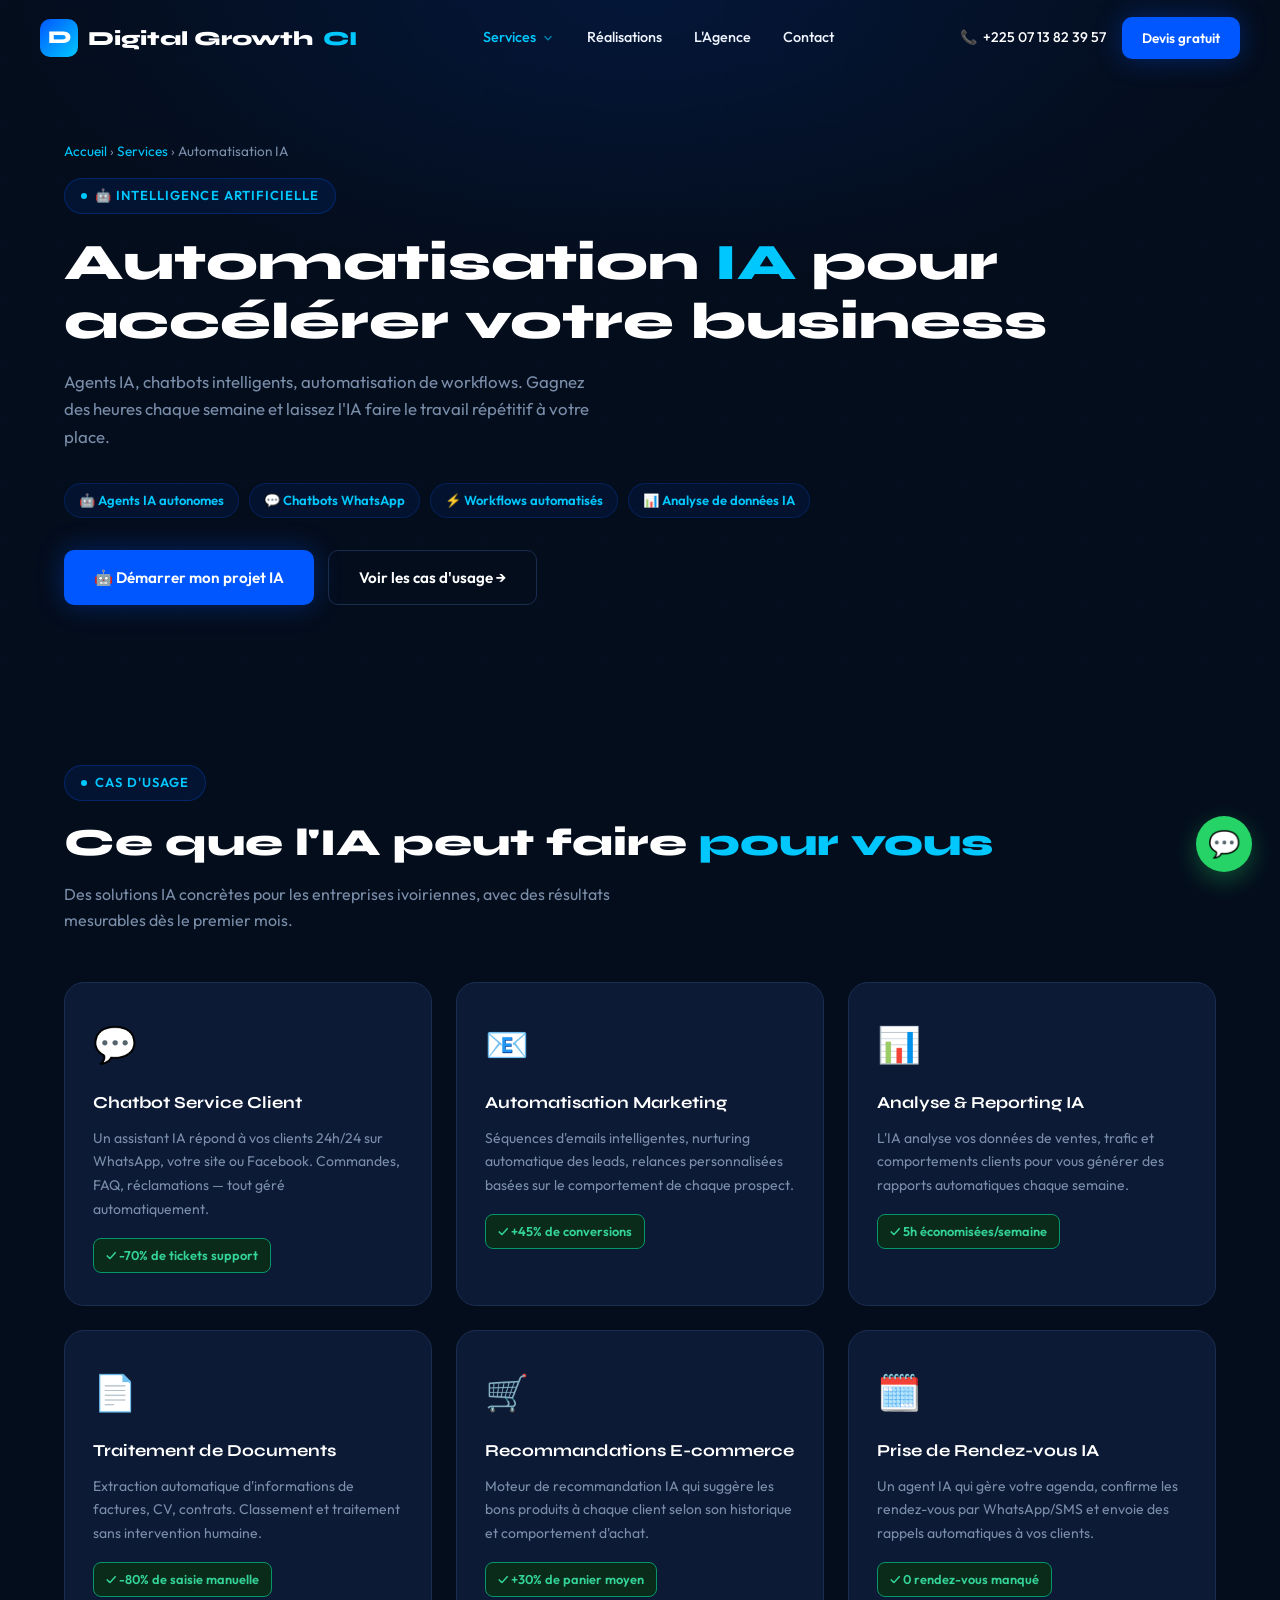
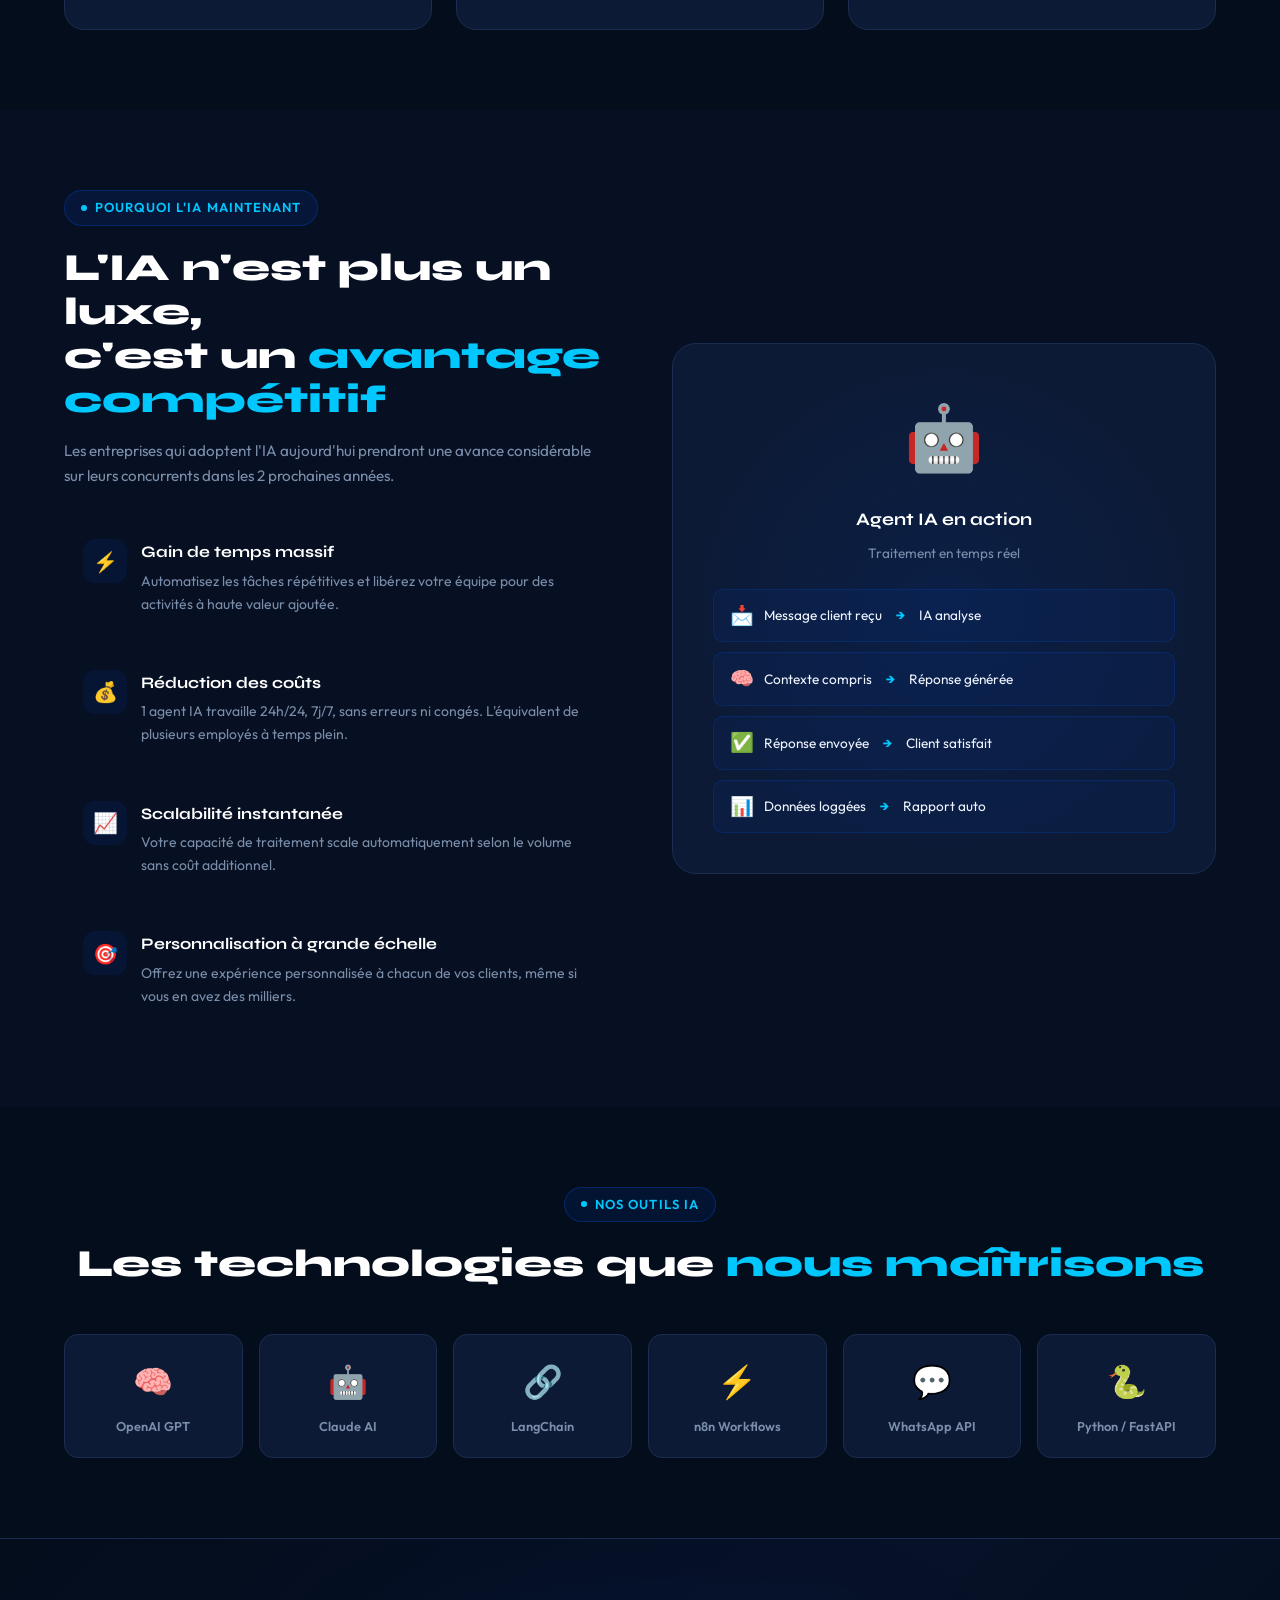
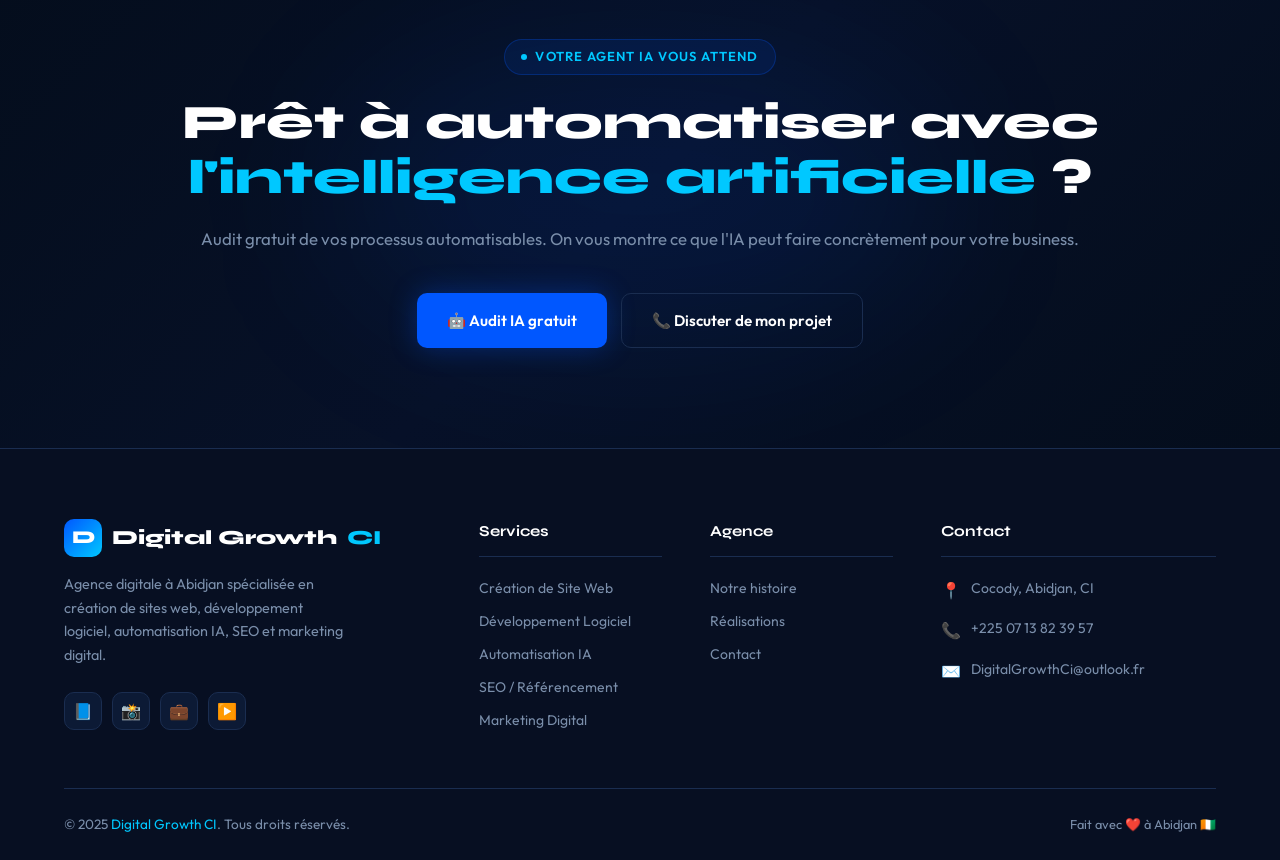
<file: automatisation-ia.html>
<!DOCTYPE html>
<html lang="fr">
<head>
  <meta charset="UTF-8"/><meta name="viewport" content="width=device-width, initial-scale=1.0"/>
  <title>Automatisation IA | Digital Growth CI — Agents IA, Chatbots, Workflows</title>
  <meta name="description" content="Automatisation par IA à Abidjan : agents intelligents, chatbots, workflows automatisés. Digital Growth CI transforme votre business avec l'IA."/>
  <link rel="preconnect" href="https://fonts.googleapis.com"/>
  <link href="https://fonts.googleapis.com/css2?family=Syne:wght@400;600;700;800&family=Outfit:wght@300;400;500;600&display=swap" rel="stylesheet"/>
  <style>
    *,*::before,*::after{box-sizing:border-box;margin:0;padding:0}
    :root{--bg:#040D1C;--bg2:#070F22;--bg3:#0A1530;--card:#0C1A35;--blue:#0057FF;--cyan:#00C8FF;--glow:#0057FF55;--white:#FFF;--off:#EFF4FF;--muted:#7A8EAA;--border:#1A2D50;--radius:14px;--font-h:'Syne',sans-serif;--font-b:'Outfit',sans-serif}
    html{scroll-behavior:smooth}body{background:var(--bg);color:var(--off);font-family:var(--font-b);font-size:16px;line-height:1.65;overflow-x:hidden}a{color:inherit;text-decoration:none}
    ::-webkit-scrollbar{width:6px}::-webkit-scrollbar-track{background:var(--bg)}::-webkit-scrollbar-thumb{background:var(--blue);border-radius:3px}
    .container{max-width:1200px;margin:0 auto;padding:0 24px}h1,h2,h3{font-family:var(--font-h);line-height:1.15}
    .btn{display:inline-flex;align-items:center;gap:10px;padding:14px 30px;border-radius:10px;font-family:var(--font-b);font-size:.95rem;font-weight:600;cursor:pointer;transition:all .25s;border:none}
    .btn-primary{background:var(--blue);color:#fff;box-shadow:0 0 28px var(--glow)}.btn-primary:hover{background:#1468ff;transform:translateY(-2px)}
    .btn-outline{background:transparent;color:var(--white);border:1.5px solid var(--border)}.btn-outline:hover{border-color:var(--blue);color:var(--cyan)}
    .tag{display:inline-flex;align-items:center;gap:8px;background:#0057FF1A;border:1px solid #0057FF44;color:var(--cyan);font-size:13px;font-weight:600;letter-spacing:.08em;text-transform:uppercase;padding:6px 16px;border-radius:100px;margin-bottom:20px}
    .tag::before{content:'';width:6px;height:6px;border-radius:50%;background:var(--cyan);display:block}
    header{position:fixed;top:0;left:0;right:0;z-index:1000;padding:0 24px;transition:all .3s}
    header.scrolled{background:#040D1Cee;backdrop-filter:blur(16px);border-bottom:1px solid var(--border)}
    .header-inner{max-width:1200px;margin:0 auto;display:flex;align-items:center;justify-content:space-between;height:76px}
    .logo{display:flex;align-items:center;gap:10px;font-family:var(--font-h);font-size:1.25rem;font-weight:800;color:var(--white)}.logo-icon{width:38px;height:38px;border-radius:10px;background:linear-gradient(135deg,var(--blue),var(--cyan));display:flex;align-items:center;justify-content:center;font-size:18px;font-weight:800;color:#fff}.logo span{color:var(--cyan)}
    nav{display:flex;align-items:center;gap:4px}.nav-item{position:relative}
    .nav-link{display:flex;align-items:center;gap:5px;padding:8px 14px;border-radius:8px;font-size:.9rem;font-weight:500;color:var(--off);transition:all .2s;cursor:pointer}.nav-link:hover{color:var(--cyan);background:#0057FF11}
    .nav-link .arrow{width:14px;height:14px;transition:transform .2s;opacity:.6}.nav-item:hover .arrow{transform:rotate(180deg)}
    .dropdown{position:absolute;top:calc(100% + 8px);left:0;background:var(--bg3);border:1px solid var(--border);border-radius:var(--radius);padding:8px;min-width:240px;opacity:0;pointer-events:none;transform:translateY(-8px);transition:all .2s;box-shadow:0 20px 60px #00000055}
    .nav-item:hover .dropdown{opacity:1;pointer-events:all;transform:translateY(0)}.dropdown a{display:flex;align-items:center;gap:10px;padding:10px 14px;border-radius:8px;font-size:.875rem;color:var(--off);transition:all .15s}.dropdown a:hover{background:#0057FF15;color:var(--cyan)}
    .header-right{display:flex;align-items:center;gap:16px}.header-phone{font-size:.875rem;color:var(--muted);display:flex;align-items:center;gap:6px}.header-phone span{color:var(--white);font-weight:500}
    .hamburger{display:none;flex-direction:column;gap:5px;cursor:pointer;padding:6px;border:none;background:none}.hamburger span{display:block;width:24px;height:2px;background:var(--white);border-radius:2px}
    .mobile-menu{display:none;position:fixed;inset:0;z-index:999;background:var(--bg2);flex-direction:column;padding:100px 32px 40px;overflow-y:auto}.mobile-menu.open{display:flex}.mobile-menu a{padding:14px 0;font-size:1.2rem;font-weight:600;border-bottom:1px solid var(--border);color:var(--off)}.mobile-menu a:hover{color:var(--cyan)}.mobile-close{position:absolute;top:24px;right:24px;background:none;border:none;color:var(--white);font-size:28px;cursor:pointer}
    @media(max-width:768px){nav{display:none}.hamburger{display:flex}.header-phone{display:none}}
    .page-hero{padding:140px 0 80px;position:relative;overflow:hidden}
    .hero-bg-ia{position:absolute;inset:0;background:radial-gradient(ellipse 70% 60% at 50% 0%,#0057FF20 0%,transparent 70%)}
    .page-hero::before{content:'';position:absolute;inset:0;background-image:linear-gradient(var(--border) 1px,transparent 1px),linear-gradient(90deg,var(--border) 1px,transparent 1px);background-size:60px 60px;opacity:.05}
    .breadcrumb{font-size:.85rem;color:var(--muted);margin-bottom:16px}.breadcrumb a{color:var(--cyan)}
    .page-title{font-size:clamp(2.2rem,4vw,3.2rem);font-weight:800;color:var(--white);margin-bottom:16px}.page-title span{color:var(--cyan)}
    .page-sub{font-size:1.05rem;color:var(--muted);max-width:540px;margin-bottom:32px}
    .hero-badges{display:flex;flex-wrap:wrap;gap:10px;margin-bottom:32px}
    .hero-badge{display:flex;align-items:center;gap:6px;background:#0057FF15;border:1px solid #0057FF33;padding:6px 14px;border-radius:100px;font-size:.82rem;font-weight:600;color:var(--cyan)}
    .section{padding:80px 0}
    .section-title{font-size:clamp(1.8rem,3vw,2.5rem);font-weight:800;color:var(--white);margin-bottom:16px}.section-title span{color:var(--cyan)}
    .section-sub{font-size:1rem;color:var(--muted);max-width:560px;margin-bottom:48px}
    .use-cases{display:grid;grid-template-columns:repeat(3,1fr);gap:24px}
    @media(max-width:900px){.use-cases{grid-template-columns:repeat(2,1fr)}}@media(max-width:580px){.use-cases{grid-template-columns:1fr}}
    .uc-card{background:var(--card);border:1px solid var(--border);border-radius:20px;padding:32px 28px;transition:all .3s;position:relative;overflow:hidden}
    .uc-card::after{content:'';position:absolute;bottom:0;left:0;right:0;height:2px;background:linear-gradient(90deg,var(--blue),var(--cyan));opacity:0;transition:opacity .3s}
    .uc-card:hover{border-color:#0057FF44;transform:translateY(-5px)}.uc-card:hover::after{opacity:1}
    .uc-icon{font-size:2.2rem;margin-bottom:16px}
    .uc-title{font-family:var(--font-h);font-size:1.05rem;font-weight:700;color:var(--white);margin-bottom:10px}
    .uc-desc{font-size:.875rem;color:var(--muted);line-height:1.7;margin-bottom:16px}
    .uc-result{display:inline-flex;align-items:center;gap:6px;background:#0A2A1A;border:1px solid #059669;border-radius:8px;padding:6px 12px;font-size:.8rem;font-weight:600;color:#34D399}
    .benefits-section{background:var(--bg2);padding:80px 0}
    .benefits-grid{display:grid;grid-template-columns:1fr 1fr;gap:64px;align-items:center}
    @media(max-width:900px){.benefits-grid{grid-template-columns:1fr}}
    .benefits-list{display:flex;flex-direction:column;gap:16px}
    .benefit-item{display:flex;gap:14px;align-items:flex-start;padding:18px;border-radius:12px;border:1px solid transparent;transition:all .25s}
    .benefit-item:hover{background:var(--card);border-color:var(--border)}
    .b-icon{width:44px;height:44px;border-radius:12px;background:#0057FF15;display:flex;align-items:center;justify-content:center;font-size:20px;flex-shrink:0}
    .b-title{font-family:var(--font-h);font-weight:700;color:var(--white);margin-bottom:4px}
    .b-desc{font-size:.875rem;color:var(--muted)}
    .visual-side{background:var(--card);border:1px solid var(--border);border-radius:24px;padding:40px;position:relative;overflow:hidden}
    .visual-side::before{content:'';position:absolute;inset:0;background:radial-gradient(ellipse at 50% 50%,#0057FF15 0%,transparent 70%)}
    .ai-animation{position:relative;z-index:1;text-align:center}
    .ai-main-icon{font-size:4rem;margin-bottom:16px;display:block;animation:pulse 2s infinite}
    @keyframes pulse{0%,100%{transform:scale(1)}50%{transform:scale(1.1)}}
    .ai-flows{display:flex;flex-direction:column;gap:10px;margin-top:24px}
    .ai-flow{display:flex;align-items:center;gap:10px;background:#0057FF10;border:1px solid #0057FF30;border-radius:10px;padding:10px 16px;font-size:.85rem;color:var(--off)}
    .ai-flow-icon{font-size:1.2rem}
    .ai-arrow{color:var(--cyan);font-weight:700;margin:0 4px}
    .tools-section{padding:80px 0}
    .tools-grid{display:grid;grid-template-columns:repeat(6,1fr);gap:16px}
    @media(max-width:900px){.tools-grid{grid-template-columns:repeat(3,1fr)}}@media(max-width:580px){.tools-grid{grid-template-columns:repeat(2,1fr)}}
    .tool-card{background:var(--card);border:1px solid var(--border);border-radius:14px;padding:20px 16px;text-align:center;transition:all .3s}
    .tool-card:hover{border-color:#0057FF44;transform:translateY(-3px)}
    .tool-icon{font-size:2rem;margin-bottom:8px}
    .tool-name{font-size:.8rem;font-weight:600;color:var(--muted)}
    .cta-section{position:relative;overflow:hidden;background:linear-gradient(135deg,#040D1C,#071128,#040D1C);border-top:1px solid var(--border)}
    .cta-glow{position:absolute;top:50%;left:50%;transform:translate(-50%,-50%);width:600px;height:300px;border-radius:50%;background:#0057FF18;filter:blur(80px)}
    .cta-inner{position:relative;z-index:1;text-align:center;padding:100px 24px}
    .cta-inner h2{font-size:clamp(2rem,4vw,3rem);font-weight:800;color:var(--white);margin-bottom:20px}.cta-inner h2 span{color:var(--cyan)}
    .cta-inner p{font-size:1.05rem;color:var(--muted);margin-bottom:40px}
    .cta-actions{display:flex;justify-content:center;flex-wrap:wrap;gap:14px}
    footer{background:var(--bg2);border-top:1px solid var(--border);padding:70px 0 0}
    .footer-grid{display:grid;grid-template-columns:2fr 1fr 1fr 1.5fr;gap:48px;margin-bottom:56px}
    @media(max-width:900px){.footer-grid{grid-template-columns:1fr 1fr}}@media(max-width:600px){.footer-grid{grid-template-columns:1fr}}
    .footer-brand p{font-size:.9rem;color:var(--muted);max-width:280px;margin:16px 0 24px}
    .social-links{display:flex;gap:10px}.social-link{width:38px;height:38px;border-radius:10px;background:var(--card);border:1px solid var(--border);display:flex;align-items:center;justify-content:center;font-size:16px;transition:all .2s}.social-link:hover{background:var(--blue);border-color:var(--blue);transform:translateY(-3px)}
    .footer-col h4{font-family:var(--font-h);font-size:.95rem;font-weight:700;color:var(--white);margin-bottom:20px;padding-bottom:12px;border-bottom:1px solid var(--border)}
    .footer-links{display:flex;flex-direction:column;gap:10px}.footer-links a{font-size:.875rem;color:var(--muted);transition:color .2s}.footer-links a:hover{color:var(--cyan)}
    .footer-contact-item{display:flex;gap:10px;align-items:flex-start;margin-bottom:14px}.fc-text{font-size:.875rem;color:var(--muted)}.fc-text a{color:var(--muted)}.fc-text a:hover{color:var(--cyan)}
    .footer-bottom{border-top:1px solid var(--border);padding:24px 0;display:flex;justify-content:space-between;align-items:center;flex-wrap:wrap;gap:12px}
    .footer-bottom p{font-size:.85rem;color:var(--muted)}.footer-bottom span{color:var(--cyan)}
    .wa-btn{position:fixed;bottom:28px;right:28px;z-index:998;width:56px;height:56px;border-radius:50%;background:#25D366;display:flex;align-items:center;justify-content:center;font-size:26px;box-shadow:0 8px 24px #25D36655;transition:transform .25s}.wa-btn:hover{transform:scale(1.1)}
    .reveal{opacity:0;transform:translateY(28px);transition:all .6s}.reveal.visible{opacity:1;transform:translateY(0)}
  </style>
</head>
<body>
  <header id="header">
    <div class="header-inner">
      <a href="index.html" class="logo"><div class="logo-icon">D</div>Digital Growth <span>CI</span></a>
      <nav>
        <div class="nav-item">
          <div class="nav-link" style="color:var(--cyan)">Services <svg class="arrow" viewBox="0 0 24 24" fill="none" stroke="currentColor" stroke-width="2.5"><path d="M6 9l6 6 6-6"/></svg></div>
          <div class="dropdown">
            <a href="creation-site-web.html"><span>🖥️</span> Création de Site Web</a>
            <a href="developpement-logiciel.html"><span>⚙️</span> Développement Logiciel</a>
            <a href="automatisation-ia.html"><span>🤖</span> Automatisation IA</a>
            <a href="seo.html"><span>📈</span> SEO / Référencement</a>
            <a href="marketing-digital.html"><span>🚀</span> Marketing Digital</a>
          </div>
        </div>
        <a href="realisations.html" class="nav-link">Réalisations</a>
        <a href="agence.html" class="nav-link">L'Agence</a>
        <a href="contact.html" class="nav-link">Contact</a>
      </nav>
      <div class="header-right">
        <div class="header-phone">📞 <span><a href="tel:+2250713823957">+225 07 13 82 39 57</a></span></div>
        <a href="contact.html" class="btn btn-primary" style="padding:10px 20px;font-size:.85rem;">Devis gratuit</a>
        <button class="hamburger" onclick="toggleMenu()"><span></span><span></span><span></span></button>
      </div>
    </div>
  </header>
  <div class="mobile-menu" id="mobileMenu">
    <button class="mobile-close" onclick="toggleMenu()">✕</button>
    <a href="index.html">🏠 Accueil</a><a href="creation-site-web.html">🖥️ Création de Site Web</a><a href="developpement-logiciel.html">⚙️ Développement Logiciel</a><a href="automatisation-ia.html">🤖 Automatisation IA</a><a href="seo.html">📈 SEO / Référencement</a><a href="marketing-digital.html">🚀 Marketing Digital</a><a href="realisations.html">🏆 Réalisations</a><a href="agence.html">🏢 L'Agence</a><a href="contact.html">📞 Contact</a>
  </div>

  <section class="page-hero">
    <div class="hero-bg-ia"></div>
    <div class="container" style="position:relative;z-index:1">
      <div class="breadcrumb"><a href="index.html">Accueil</a> › <a href="#">Services</a> › Automatisation IA</div>
      <div class="tag">🤖 Intelligence Artificielle</div>
      <h1 class="page-title">Automatisation <span>IA</span> pour<br>accélérer votre business</h1>
      <p class="page-sub">Agents IA, chatbots intelligents, automatisation de workflows. Gagnez des heures chaque semaine et laissez l'IA faire le travail répétitif à votre place.</p>
      <div class="hero-badges">
        <div class="hero-badge">🤖 Agents IA autonomes</div>
        <div class="hero-badge">💬 Chatbots WhatsApp</div>
        <div class="hero-badge">⚡ Workflows automatisés</div>
        <div class="hero-badge">📊 Analyse de données IA</div>
      </div>
      <div style="display:flex;gap:14px;flex-wrap:wrap">
        <a href="contact.html" class="btn btn-primary">🤖 Démarrer mon projet IA</a>
        <a href="#cas-usage" class="btn btn-outline">Voir les cas d'usage →</a>
      </div>
    </div>
  </section>

  <section class="section" id="cas-usage">
    <div class="container">
      <div class="tag">Cas d'usage</div>
      <h2 class="section-title">Ce que l'IA peut faire <span>pour vous</span></h2>
      <p class="section-sub">Des solutions IA concrètes pour les entreprises ivoiriennes, avec des résultats mesurables dès le premier mois.</p>
      <div class="use-cases">
        <div class="uc-card reveal"><div class="uc-icon">💬</div><div class="uc-title">Chatbot Service Client</div><p class="uc-desc">Un assistant IA répond à vos clients 24h/24 sur WhatsApp, votre site ou Facebook. Commandes, FAQ, réclamations — tout géré automatiquement.</p><div class="uc-result">✓ -70% de tickets support</div></div>
        <div class="uc-card reveal"><div class="uc-icon">📧</div><div class="uc-title">Automatisation Marketing</div><p class="uc-desc">Séquences d'emails intelligentes, nurturing automatique des leads, relances personnalisées basées sur le comportement de chaque prospect.</p><div class="uc-result">✓ +45% de conversions</div></div>
        <div class="uc-card reveal"><div class="uc-icon">📊</div><div class="uc-title">Analyse & Reporting IA</div><p class="uc-desc">L'IA analyse vos données de ventes, trafic et comportements clients pour vous générer des rapports automatiques chaque semaine.</p><div class="uc-result">✓ 5h économisées/semaine</div></div>
        <div class="uc-card reveal"><div class="uc-icon">📄</div><div class="uc-title">Traitement de Documents</div><p class="uc-desc">Extraction automatique d'informations de factures, CV, contrats. Classement et traitement sans intervention humaine.</p><div class="uc-result">✓ -80% de saisie manuelle</div></div>
        <div class="uc-card reveal"><div class="uc-icon">🛒</div><div class="uc-title">Recommandations E-commerce</div><p class="uc-desc">Moteur de recommandation IA qui suggère les bons produits à chaque client selon son historique et comportement d'achat.</p><div class="uc-result">✓ +30% de panier moyen</div></div>
        <div class="uc-card reveal"><div class="uc-icon">🗓️</div><div class="uc-title">Prise de Rendez-vous IA</div><p class="uc-desc">Un agent IA qui gère votre agenda, confirme les rendez-vous par WhatsApp/SMS et envoie des rappels automatiques à vos clients.</p><div class="uc-result">✓ 0 rendez-vous manqué</div></div>
      </div>
    </div>
  </section>

  <div class="benefits-section">
    <div class="container">
      <div class="benefits-grid">
        <div>
          <div class="tag">Pourquoi l'IA maintenant</div>
          <h2 class="section-title">L'IA n'est plus un luxe,<br>c'est un <span>avantage compétitif</span></h2>
          <p style="color:var(--muted);margin-bottom:32px;font-size:.95rem;">Les entreprises qui adoptent l'IA aujourd'hui prendront une avance considérable sur leurs concurrents dans les 2 prochaines années.</p>
          <div class="benefits-list">
            <div class="benefit-item reveal"><div class="b-icon">⚡</div><div><div class="b-title">Gain de temps massif</div><div class="b-desc">Automatisez les tâches répétitives et libérez votre équipe pour des activités à haute valeur ajoutée.</div></div></div>
            <div class="benefit-item reveal"><div class="b-icon">💰</div><div><div class="b-title">Réduction des coûts</div><div class="b-desc">1 agent IA travaille 24h/24, 7j/7, sans erreurs ni congés. L'équivalent de plusieurs employés à temps plein.</div></div></div>
            <div class="benefit-item reveal"><div class="b-icon">📈</div><div><div class="b-title">Scalabilité instantanée</div><div class="b-desc">Votre capacité de traitement scale automatiquement selon le volume sans coût additionnel.</div></div></div>
            <div class="benefit-item reveal"><div class="b-icon">🎯</div><div><div class="b-title">Personnalisation à grande échelle</div><div class="b-desc">Offrez une expérience personnalisée à chacun de vos clients, même si vous en avez des milliers.</div></div></div>
          </div>
        </div>
        <div class="visual-side reveal">
          <div class="ai-animation">
            <span class="ai-main-icon">🤖</span>
            <div style="font-family:var(--font-h);font-size:1.1rem;font-weight:700;color:var(--white);margin-bottom:8px">Agent IA en action</div>
            <div style="font-size:.85rem;color:var(--muted);margin-bottom:24px">Traitement en temps réel</div>
            <div class="ai-flows">
              <div class="ai-flow"><span class="ai-flow-icon">📩</span>Message client reçu<span class="ai-arrow">→</span>IA analyse</div>
              <div class="ai-flow"><span class="ai-flow-icon">🧠</span>Contexte compris<span class="ai-arrow">→</span>Réponse générée</div>
              <div class="ai-flow"><span class="ai-flow-icon">✅</span>Réponse envoyée<span class="ai-arrow">→</span>Client satisfait</div>
              <div class="ai-flow"><span class="ai-flow-icon">📊</span>Données loggées<span class="ai-arrow">→</span>Rapport auto</div>
            </div>
          </div>
        </div>
      </div>
    </div>
  </div>

  <section class="tools-section">
    <div class="container">
      <div style="text-align:center;margin-bottom:48px">
        <div class="tag">Nos outils IA</div>
        <h2 class="section-title">Les technologies que <span>nous maîtrisons</span></h2>
      </div>
      <div class="tools-grid">
        <div class="tool-card reveal"><div class="tool-icon">🧠</div><div class="tool-name">OpenAI GPT</div></div>
        <div class="tool-card reveal"><div class="tool-icon">🤖</div><div class="tool-name">Claude AI</div></div>
        <div class="tool-card reveal"><div class="tool-icon">🔗</div><div class="tool-name">LangChain</div></div>
        <div class="tool-card reveal"><div class="tool-icon">⚡</div><div class="tool-name">n8n Workflows</div></div>
        <div class="tool-card reveal"><div class="tool-icon">💬</div><div class="tool-name">WhatsApp API</div></div>
        <div class="tool-card reveal"><div class="tool-icon">🐍</div><div class="tool-name">Python / FastAPI</div></div>
      </div>
    </div>
  </section>

  <section class="cta-section">
    <div class="cta-glow"></div>
    <div class="cta-inner">
      <div class="tag" style="margin:0 auto 20px">Votre agent IA vous attend</div>
      <h2>Prêt à automatiser avec <span>l'intelligence artificielle</span> ?</h2>
      <p>Audit gratuit de vos processus automatisables. On vous montre ce que l'IA peut faire concrètement pour votre business.</p>
      <div class="cta-actions">
        <a href="contact.html" class="btn btn-primary">🤖 Audit IA gratuit</a>
        <a href="tel:+2250713823957" class="btn btn-outline">📞 Discuter de mon projet</a>
      </div>
    </div>
  </section>

  <footer>
    <div class="container">
      <div class="footer-grid">
        <div class="footer-brand"><a href="index.html" class="logo"><div class="logo-icon">D</div>Digital Growth <span>CI</span></a><p>Agence digitale à Abidjan spécialisée en création de sites web, développement logiciel, automatisation IA, SEO et marketing digital.</p><div class="social-links"><a href="#" class="social-link">📘</a><a href="#" class="social-link">📸</a><a href="#" class="social-link">💼</a><a href="#" class="social-link">▶️</a></div></div>
        <div class="footer-col"><h4>Services</h4><div class="footer-links"><a href="creation-site-web.html">Création de Site Web</a><a href="developpement-logiciel.html">Développement Logiciel</a><a href="automatisation-ia.html">Automatisation IA</a><a href="seo.html">SEO / Référencement</a><a href="marketing-digital.html">Marketing Digital</a></div></div>
        <div class="footer-col"><h4>Agence</h4><div class="footer-links"><a href="agence.html">Notre histoire</a><a href="realisations.html">Réalisations</a><a href="contact.html">Contact</a></div></div>
        <div class="footer-col"><h4>Contact</h4><div class="footer-contact-item"><span>📍</span><div class="fc-text">Cocody, Abidjan, CI</div></div><div class="footer-contact-item"><span>📞</span><div class="fc-text"><a href="tel:+2250713823957">+225 07 13 82 39 57</a></div></div><div class="footer-contact-item"><span>✉️</span><div class="fc-text"><a href="mailto:DigitalGrowthCi@outlook.fr">DigitalGrowthCi@outlook.fr</a></div></div></div>
      </div>
      <div class="footer-bottom"><p>© 2025 <span>Digital Growth CI</span>. Tous droits réservés.</p><p style="font-size:.8rem">Fait avec ❤️ à Abidjan 🇨🇮</p></div>
    </div>
  </footer>
  <a href="https://wa.me/2250713823957" class="wa-btn" target="_blank">💬</a>
  <script>
    window.addEventListener('scroll',()=>document.getElementById('header').classList.toggle('scrolled',scrollY>40));
    function toggleMenu(){document.getElementById('mobileMenu').classList.toggle('open');}
    const reveals=document.querySelectorAll('.reveal');
    const io=new IntersectionObserver(e=>{e.forEach((r,i)=>{if(r.isIntersecting){setTimeout(()=>r.target.classList.add('visible'),i*80);io.unobserve(r.target);}});},{threshold:0.1});
    reveals.forEach(r=>io.observe(r));
  </script>
</body>
</html>
</file>
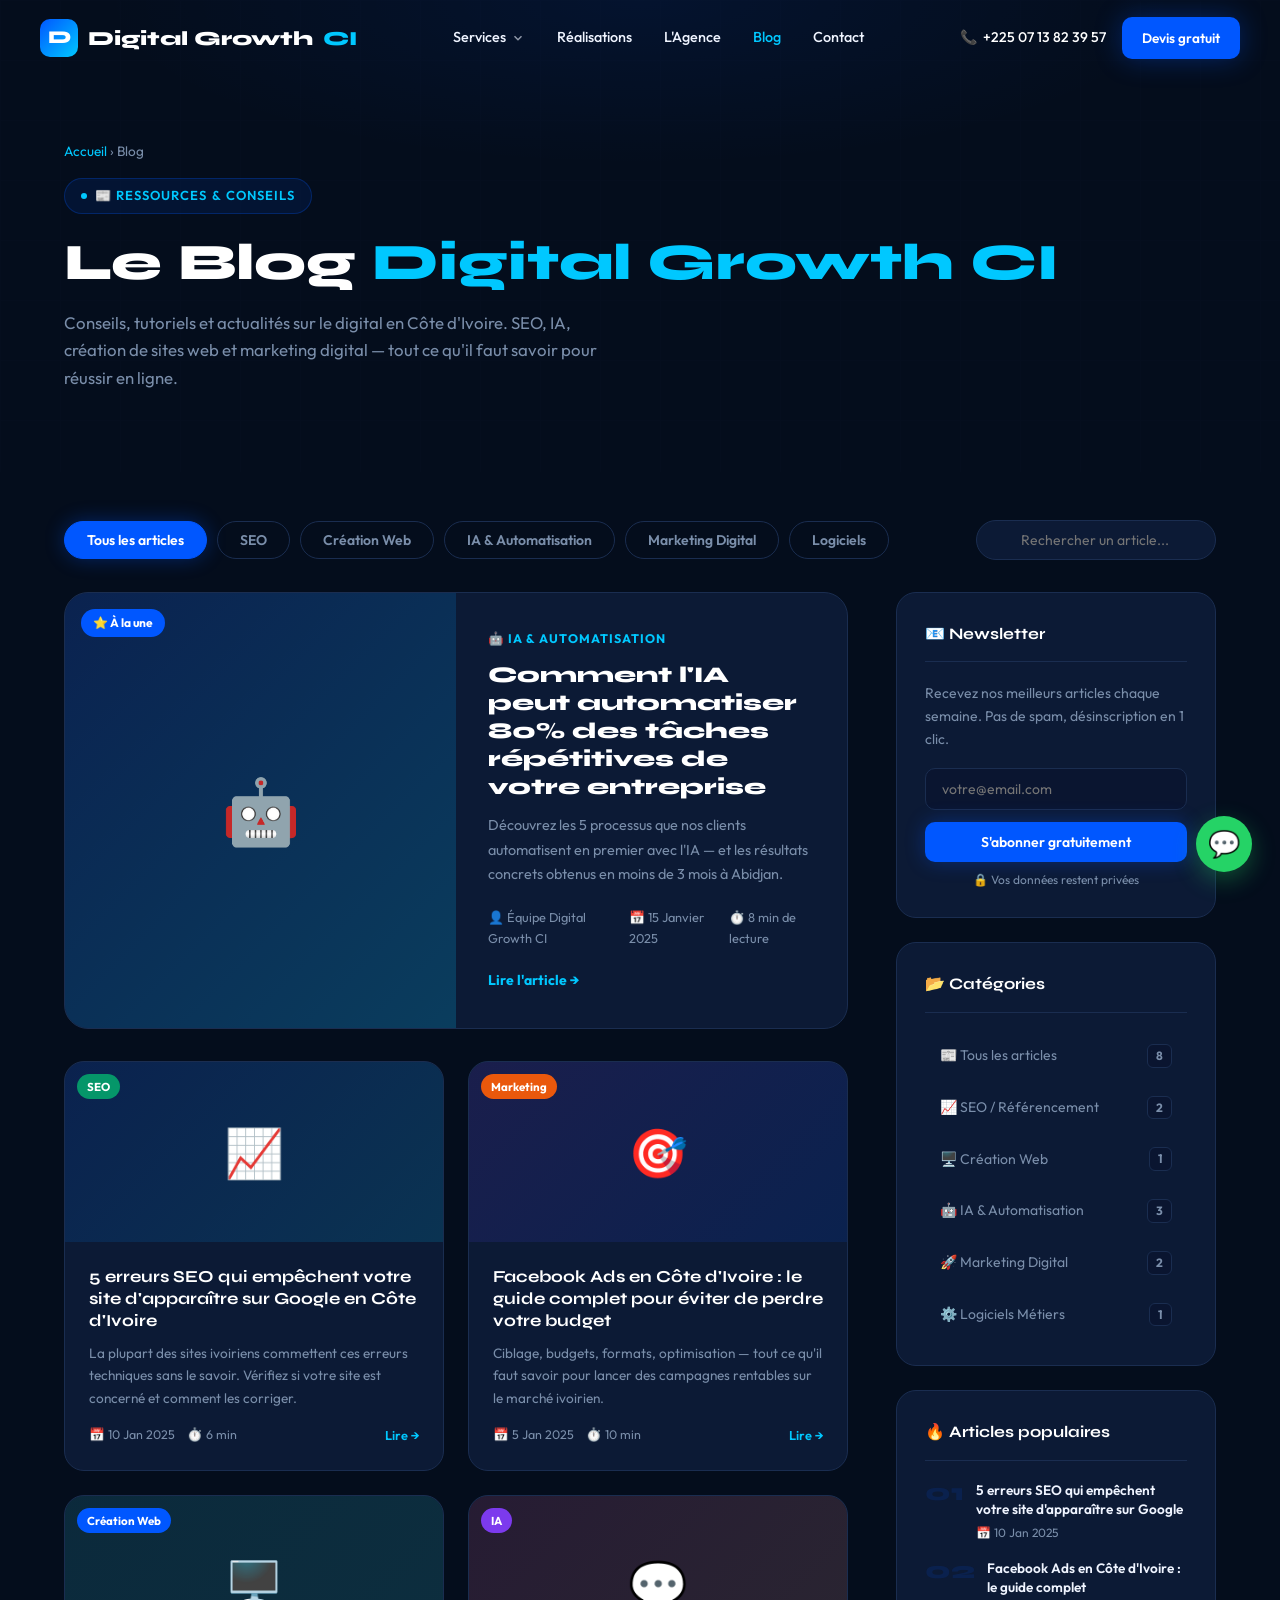
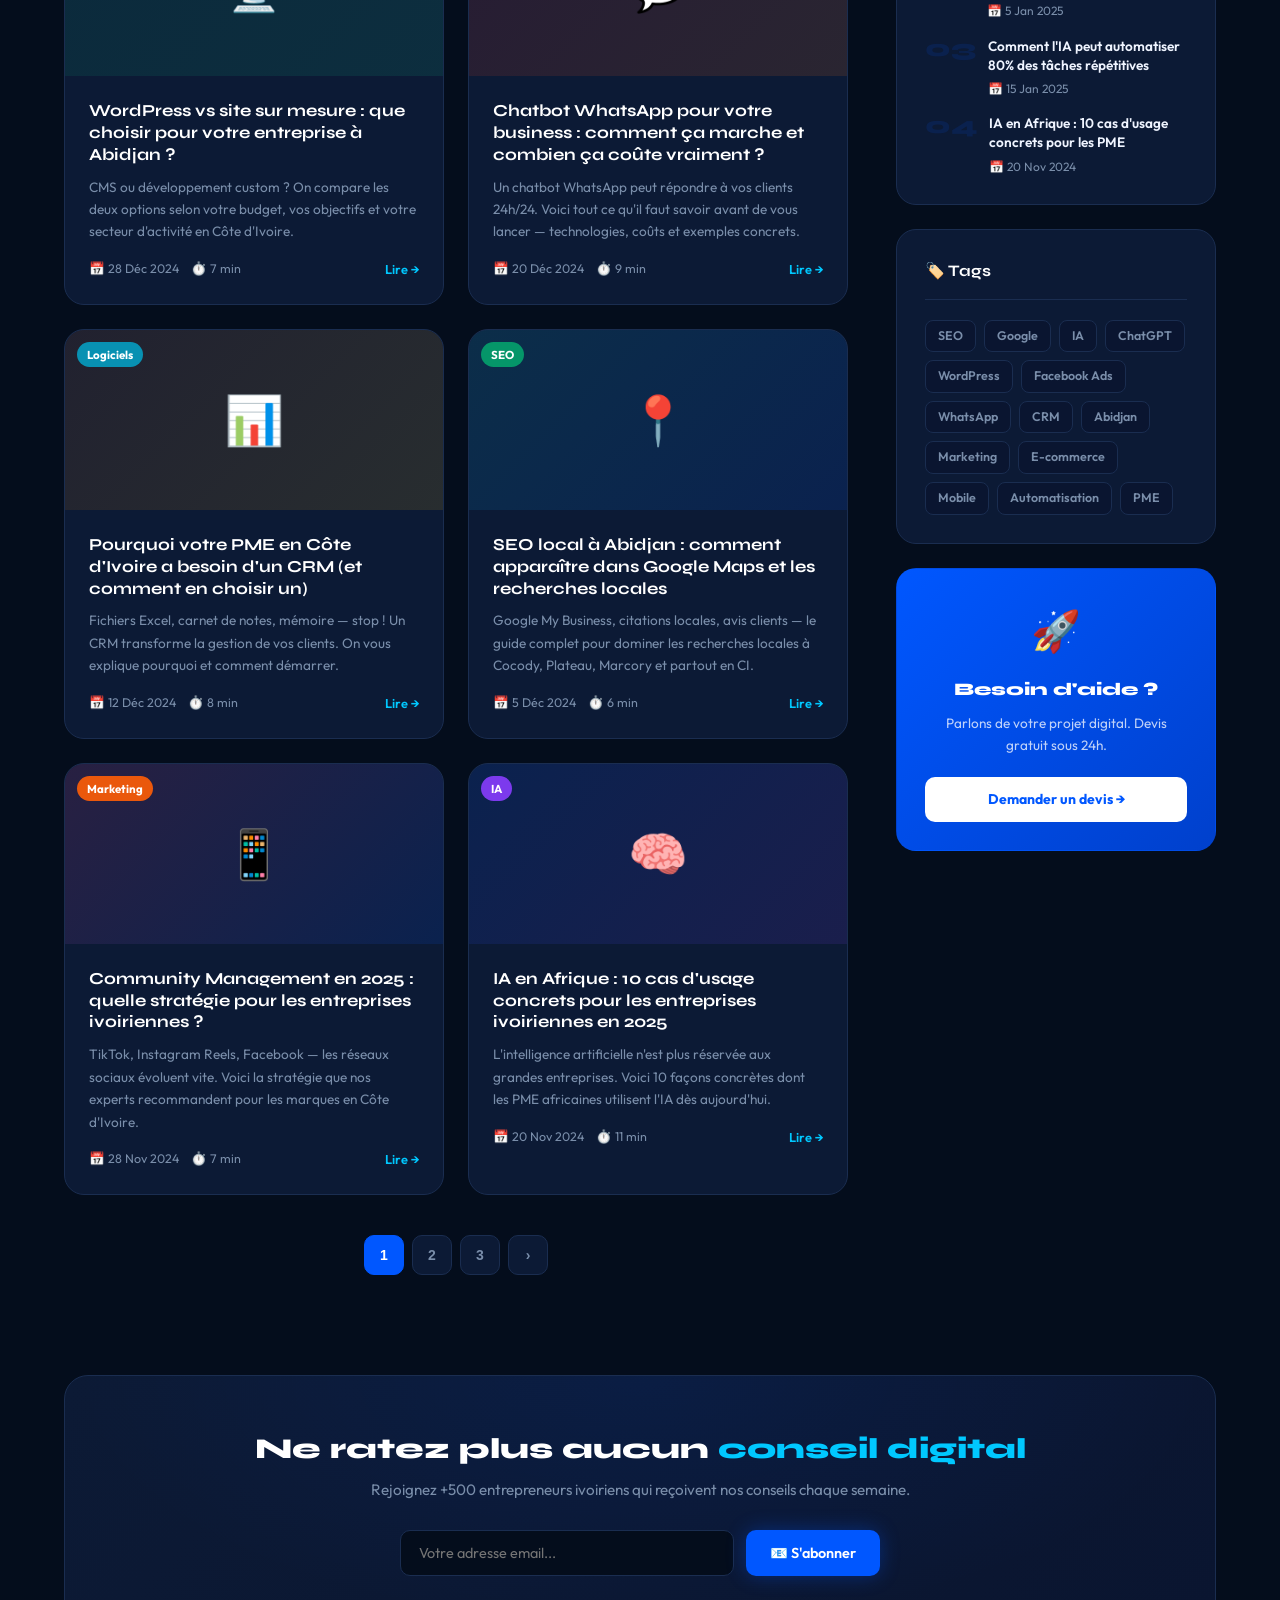
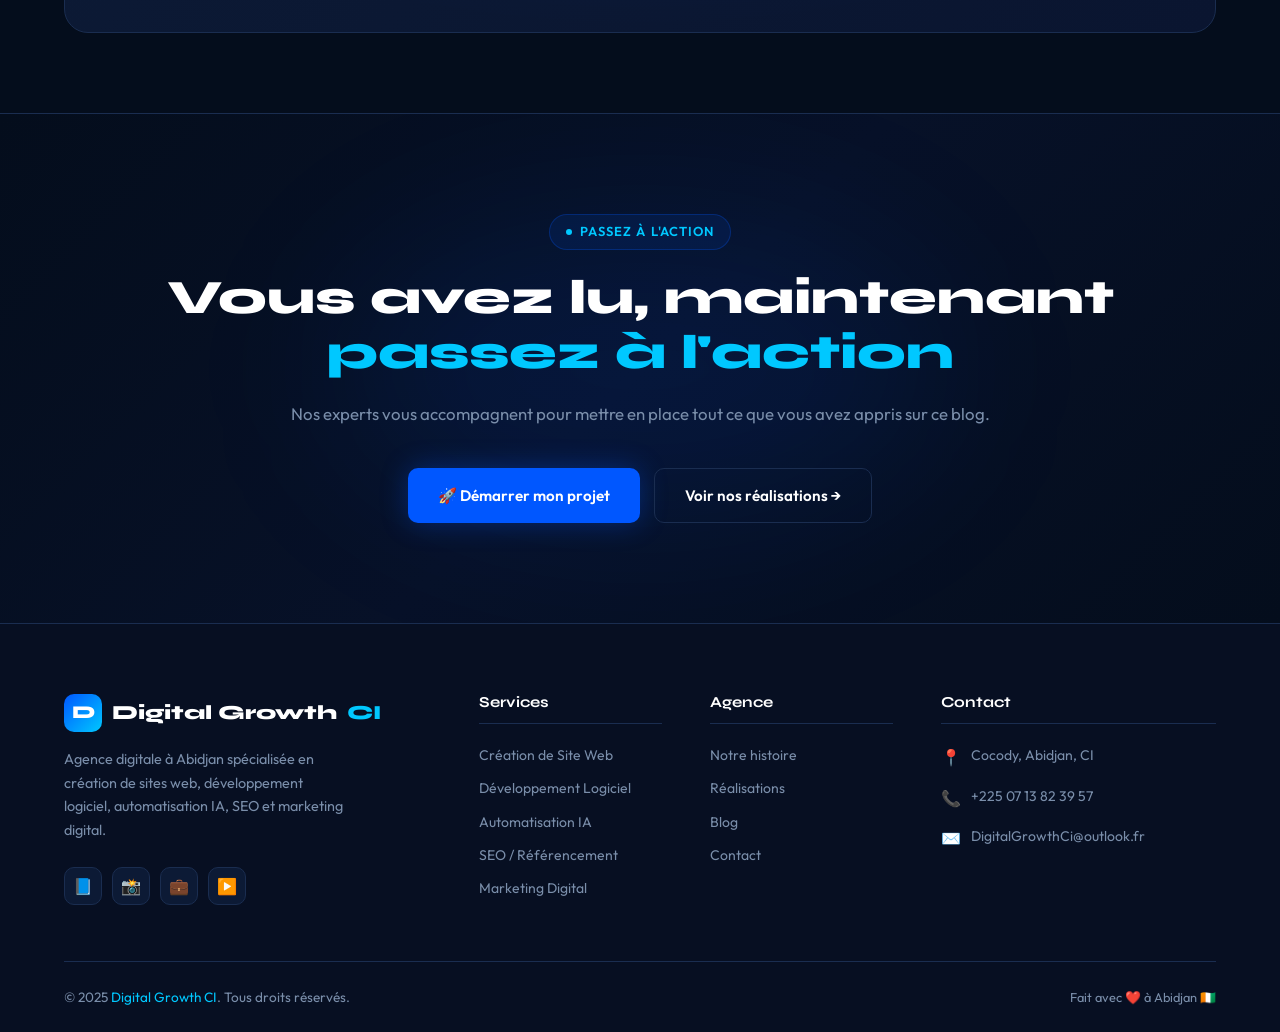
<file: blog.html>
<!DOCTYPE html>
<html lang="fr">
<head>
  <meta charset="UTF-8"/><meta name="viewport" content="width=device-width, initial-scale=1.0"/>
  <title>Blog | Digital Growth CI — Conseils Digitaux, SEO, IA & Marketing Abidjan</title>
  <meta name="description" content="Blog de Digital Growth CI. Articles, conseils et actualités sur le digital en Côte d'Ivoire : SEO, création de sites web, IA, marketing digital."/>
  <link rel="preconnect" href="https://fonts.googleapis.com"/>
  <link href="https://fonts.googleapis.com/css2?family=Syne:wght@400;600;700;800&family=Outfit:wght@300;400;500;600&display=swap" rel="stylesheet"/>
  <style>
    *,*::before,*::after{box-sizing:border-box;margin:0;padding:0}
    :root{--bg:#040D1C;--bg2:#070F22;--bg3:#0A1530;--card:#0C1A35;--blue:#0057FF;--cyan:#00C8FF;--glow:#0057FF55;--white:#FFF;--off:#EFF4FF;--muted:#7A8EAA;--border:#1A2D50;--radius:14px;--font-h:'Syne',sans-serif;--font-b:'Outfit',sans-serif}
    html{scroll-behavior:smooth}
    body{background:var(--bg);color:var(--off);font-family:var(--font-b);font-size:16px;line-height:1.65;overflow-x:hidden}
    a{color:inherit;text-decoration:none}
    ::-webkit-scrollbar{width:6px}::-webkit-scrollbar-track{background:var(--bg)}::-webkit-scrollbar-thumb{background:var(--blue);border-radius:3px}
    .container{max-width:1200px;margin:0 auto;padding:0 24px}
    h1,h2,h3,h4{font-family:var(--font-h);line-height:1.15}
    .btn{display:inline-flex;align-items:center;gap:10px;padding:14px 30px;border-radius:10px;font-family:var(--font-b);font-size:.95rem;font-weight:600;cursor:pointer;transition:all .25s;border:none}
    .btn-primary{background:var(--blue);color:#fff;box-shadow:0 0 28px var(--glow)}.btn-primary:hover{background:#1468ff;transform:translateY(-2px)}
    .btn-outline{background:transparent;color:var(--white);border:1.5px solid var(--border)}.btn-outline:hover{border-color:var(--blue);color:var(--cyan)}
    .tag{display:inline-flex;align-items:center;gap:8px;background:#0057FF1A;border:1px solid #0057FF44;color:var(--cyan);font-size:13px;font-weight:600;letter-spacing:.08em;text-transform:uppercase;padding:6px 16px;border-radius:100px;margin-bottom:20px}
    .tag::before{content:'';width:6px;height:6px;border-radius:50%;background:var(--cyan);display:block}

    /* ── HEADER ─────────────────────────────────── */
    header{position:fixed;top:0;left:0;right:0;z-index:1000;padding:0 24px;transition:all .3s}
    header.scrolled{background:#040D1Cee;backdrop-filter:blur(16px);border-bottom:1px solid var(--border)}
    .header-inner{max-width:1200px;margin:0 auto;display:flex;align-items:center;justify-content:space-between;height:76px}
    .logo{display:flex;align-items:center;gap:10px;font-family:var(--font-h);font-size:1.25rem;font-weight:800;color:var(--white)}
    .logo-icon{width:38px;height:38px;border-radius:10px;background:linear-gradient(135deg,var(--blue),var(--cyan));display:flex;align-items:center;justify-content:center;font-size:18px;font-weight:800;color:#fff}
    .logo span{color:var(--cyan)}
    nav{display:flex;align-items:center;gap:4px}
    .nav-item{position:relative}
    .nav-link{display:flex;align-items:center;gap:5px;padding:8px 14px;border-radius:8px;font-size:.9rem;font-weight:500;color:var(--off);transition:all .2s;cursor:pointer}
    .nav-link:hover{color:var(--cyan);background:#0057FF11}
    .arrow{width:14px;height:14px;transition:transform .2s;opacity:.6}
    .nav-item:hover .arrow{transform:rotate(180deg)}
    .dropdown{position:absolute;top:calc(100% + 8px);left:0;background:var(--bg3);border:1px solid var(--border);border-radius:var(--radius);padding:8px;min-width:240px;opacity:0;pointer-events:none;transform:translateY(-8px);transition:all .2s;box-shadow:0 20px 60px #00000055}
    .nav-item:hover .dropdown{opacity:1;pointer-events:all;transform:translateY(0)}
    .dropdown a{display:flex;align-items:center;gap:10px;padding:10px 14px;border-radius:8px;font-size:.875rem;color:var(--off);transition:all .15s}
    .dropdown a:hover{background:#0057FF15;color:var(--cyan)}
    .header-right{display:flex;align-items:center;gap:16px}
    .header-phone{font-size:.875rem;color:var(--muted);display:flex;align-items:center;gap:6px}
    .header-phone span{color:var(--white);font-weight:500}
    .hamburger{display:none;flex-direction:column;gap:5px;cursor:pointer;padding:6px;border:none;background:none}
    .hamburger span{display:block;width:24px;height:2px;background:var(--white);border-radius:2px}
    .mobile-menu{display:none;position:fixed;inset:0;z-index:999;background:var(--bg2);flex-direction:column;padding:100px 32px 40px;overflow-y:auto}
    .mobile-menu.open{display:flex}
    .mobile-menu a{padding:14px 0;font-size:1.2rem;font-weight:600;border-bottom:1px solid var(--border);color:var(--off)}
    .mobile-menu a:hover{color:var(--cyan)}
    .mobile-close{position:absolute;top:24px;right:24px;background:none;border:none;color:var(--white);font-size:28px;cursor:pointer}
    @media(max-width:768px){nav{display:none}.hamburger{display:flex}.header-phone{display:none}}

    /* ── PAGE HERO ───────────────────────────────── */
    .page-hero{padding:140px 0 80px;position:relative;overflow:hidden;background:radial-gradient(ellipse 60% 50% at 50% 0%,#0057FF15 0%,transparent 70%)}
    .page-hero::before{content:'';position:absolute;inset:0;background-image:linear-gradient(var(--border) 1px,transparent 1px),linear-gradient(90deg,var(--border) 1px,transparent 1px);background-size:60px 60px;opacity:.05}
    .breadcrumb{font-size:.85rem;color:var(--muted);margin-bottom:16px}
    .breadcrumb a{color:var(--cyan)}
    .page-title{font-size:clamp(2.2rem,4vw,3.2rem);font-weight:800;color:var(--white);margin-bottom:16px}
    .page-title span{color:var(--cyan)}
    .page-sub{font-size:1.05rem;color:var(--muted);max-width:540px}

    /* ── FILTRES CATÉGORIES ──────────────────────── */
    .filters-bar{padding:48px 0 32px;display:flex;flex-wrap:wrap;gap:10px;align-items:center}
    .filter-btn{padding:9px 22px;border-radius:100px;border:1px solid var(--border);background:transparent;color:var(--muted);font-family:var(--font-b);font-size:.875rem;font-weight:600;cursor:pointer;transition:all .2s}
    .filter-btn:hover,.filter-btn.active{background:var(--blue);color:#fff;border-color:var(--blue);box-shadow:0 0 20px var(--glow)}

    /* ── SEARCH ──────────────────────────────────── */
    .search-wrap{margin-left:auto}
    .search-input{background:var(--card);border:1px solid var(--border);border-radius:100px;padding:10px 20px 10px 44px;font-family:var(--font-b);font-size:.875rem;color:var(--off);outline:none;width:240px;transition:all .2s;position:relative}
    .search-input:focus{border-color:var(--blue);box-shadow:0 0 0 3px #0057FF20}
    .search-wrap{position:relative}
    .search-icon{position:absolute;left:16px;top:50%;transform:translateY(-50%);color:var(--muted);font-size:14px;pointer-events:none}

    /* ── LAYOUT BLOG ─────────────────────────────── */
    .blog-layout{display:grid;grid-template-columns:1fr 320px;gap:48px;padding-bottom:100px}
    @media(max-width:1024px){.blog-layout{grid-template-columns:1fr}}

    /* ── ARTICLE FEATURED ────────────────────────── */
    .featured-card{background:var(--card);border:1px solid var(--border);border-radius:24px;overflow:hidden;margin-bottom:32px;transition:all .3s;display:grid;grid-template-columns:1fr 1fr}
    @media(max-width:768px){.featured-card{grid-template-columns:1fr}}
    .featured-card:hover{border-color:#0057FF44;transform:translateY(-4px);box-shadow:0 20px 60px #0057FF15}
    .featured-img{min-height:280px;display:flex;align-items:center;justify-content:center;font-size:4rem;position:relative}
    .f-img1{background:linear-gradient(135deg,#0057FF22,#00C8FF33)}
    .featured-badge{position:absolute;top:16px;left:16px;background:var(--blue);color:#fff;font-size:.75rem;font-weight:700;padding:4px 12px;border-radius:100px}
    .featured-body{padding:36px 32px;display:flex;flex-direction:column;justify-content:center}
    .art-cat{display:inline-flex;align-items:center;gap:6px;font-size:.78rem;font-weight:700;text-transform:uppercase;letter-spacing:.08em;color:var(--cyan);margin-bottom:12px}
    .art-title{font-family:var(--font-h);font-size:1.4rem;font-weight:800;color:var(--white);margin-bottom:12px;line-height:1.25}
    .art-excerpt{font-size:.9rem;color:var(--muted);line-height:1.7;margin-bottom:20px}
    .art-meta{display:flex;align-items:center;gap:16px;font-size:.8rem;color:var(--muted);margin-bottom:20px}
    .art-meta-item{display:flex;align-items:center;gap:5px}
    .art-link{display:inline-flex;align-items:center;gap:6px;font-size:.875rem;font-weight:700;color:var(--cyan);transition:gap .2s}
    .art-link:hover{gap:10px}

    /* ── GRILLE ARTICLES ─────────────────────────── */
    .articles-grid{display:grid;grid-template-columns:1fr 1fr;gap:24px}
    @media(max-width:768px){.articles-grid{grid-template-columns:1fr}}

    .article-card{background:var(--card);border:1px solid var(--border);border-radius:20px;overflow:hidden;transition:all .3s}
    .article-card:hover{border-color:#0057FF44;transform:translateY(-5px);box-shadow:0 20px 50px #0057FF12}
    .article-card.hidden{display:none}

    .ac-img{height:180px;display:flex;align-items:center;justify-content:center;font-size:3rem;position:relative}
    .ac1{background:linear-gradient(135deg,#0057FF20,#00C8FF25)}
    .ac2{background:linear-gradient(135deg,#7C3AED20,#0057FF20)}
    .ac3{background:linear-gradient(135deg,#05966920,#10B98120)}
    .ac4{background:linear-gradient(135deg,#DC262620,#F9731620)}
    .ac5{background:linear-gradient(135deg,#B4530920,#EAB30820)}
    .ac6{background:linear-gradient(135deg,#06B6D420,#0057FF20)}
    .ac7{background:linear-gradient(135deg,#EC489920,#0057FF20)}
    .ac8{background:linear-gradient(135deg,#0057FF20,#7C3AED20)}
    .ac-cat-badge{position:absolute;top:12px;left:12px;font-size:.72rem;font-weight:700;padding:3px 10px;border-radius:100px;color:#fff}
    .cat-seo{background:#059669}
    .cat-web{background:#0057FF}
    .cat-ia{background:#7C3AED}
    .cat-marketing{background:#EA580C}
    .cat-logiciel{background:#0891B2}

    .ac-body{padding:24px}
    .ac-title{font-family:var(--font-h);font-size:1.05rem;font-weight:700;color:var(--white);margin-bottom:10px;line-height:1.3}
    .ac-excerpt{font-size:.85rem;color:var(--muted);line-height:1.65;margin-bottom:16px}
    .ac-meta{display:flex;align-items:center;justify-content:space-between;font-size:.78rem;color:var(--muted)}
    .ac-meta-left{display:flex;align-items:center;gap:12px}
    .read-more{color:var(--cyan);font-weight:600;font-size:.8rem;transition:all .2s}
    .read-more:hover{gap:8px;text-decoration:underline}

    /* ── PAGINATION ──────────────────────────────── */
    .pagination{display:flex;justify-content:center;gap:8px;padding:40px 0 0}
    .page-btn{width:40px;height:40px;border-radius:10px;background:var(--card);border:1px solid var(--border);display:flex;align-items:center;justify-content:center;font-size:.875rem;font-weight:600;color:var(--muted);cursor:pointer;transition:all .2s}
    .page-btn:hover,.page-btn.active{background:var(--blue);border-color:var(--blue);color:#fff}

    /* ── SIDEBAR ─────────────────────────────────── */
    .sidebar{display:flex;flex-direction:column;gap:24px}
    @media(max-width:1024px){.sidebar{display:none}}

    .sidebar-card{background:var(--card);border:1px solid var(--border);border-radius:20px;padding:28px}
    .sidebar-title{font-family:var(--font-h);font-size:1rem;font-weight:700;color:var(--white);margin-bottom:20px;padding-bottom:14px;border-bottom:1px solid var(--border)}

    /* Newsletter */
    .newsletter-input{width:100%;background:var(--bg3);border:1px solid var(--border);border-radius:10px;padding:11px 16px;font-family:var(--font-b);font-size:.875rem;color:var(--off);outline:none;margin-bottom:12px;transition:border-color .2s}
    .newsletter-input:focus{border-color:var(--blue)}
    .newsletter-btn{width:100%;padding:11px;background:var(--blue);color:#fff;border:none;border-radius:10px;font-family:var(--font-b);font-size:.875rem;font-weight:600;cursor:pointer;transition:all .2s;box-shadow:0 0 20px var(--glow)}
    .newsletter-btn:hover{background:#1468ff;transform:translateY(-1px)}
    .newsletter-note{font-size:.75rem;color:var(--muted);margin-top:8px;text-align:center}

    /* Catégories sidebar */
    .cat-list{display:flex;flex-direction:column;gap:6px}
    .cat-item{display:flex;justify-content:space-between;align-items:center;padding:10px 14px;border-radius:10px;border:1px solid transparent;cursor:pointer;transition:all .2s;font-size:.875rem;color:var(--muted)}
    .cat-item:hover{background:var(--bg3);border-color:var(--border);color:var(--cyan)}
    .cat-count{background:var(--bg3);border:1px solid var(--border);border-radius:6px;padding:1px 8px;font-size:.75rem;font-weight:700;color:var(--muted)}

    /* Articles populaires sidebar */
    .popular-list{display:flex;flex-direction:column;gap:16px}
    .popular-item{display:flex;gap:12px;align-items:flex-start;cursor:pointer}
    .popular-item:hover .popular-title{color:var(--cyan)}
    .popular-num{font-family:var(--font-h);font-size:1.5rem;font-weight:800;color:#0057FF20;flex-shrink:0;line-height:1}
    .popular-title{font-size:.85rem;font-weight:600;color:var(--off);line-height:1.4;transition:color .2s;margin-bottom:4px}
    .popular-date{font-size:.75rem;color:var(--muted)}

    /* Tags */
    .tags-cloud{display:flex;flex-wrap:wrap;gap:8px}
    .tag-pill{background:var(--bg3);border:1px solid var(--border);border-radius:8px;padding:5px 12px;font-size:.78rem;font-weight:600;color:var(--muted);cursor:pointer;transition:all .2s}
    .tag-pill:hover{border-color:var(--blue);color:var(--cyan);background:#0057FF10}

    /* ── CTA NEWSLETTER ──────────────────────────── */
    .cta-newsletter{background:linear-gradient(135deg,var(--card),var(--bg3));border:1px solid var(--border);border-radius:24px;padding:56px 48px;text-align:center;margin:0 0 80px;position:relative;overflow:hidden}
    .cta-newsletter::before{content:'';position:absolute;inset:0;background:radial-gradient(ellipse at 50% 0%,#0057FF15,transparent 70%)}
    .cta-newsletter h2{font-size:1.8rem;font-weight:800;color:var(--white);margin-bottom:12px;position:relative}
    .cta-newsletter h2 span{color:var(--cyan)}
    .cta-newsletter p{color:var(--muted);font-size:.95rem;margin-bottom:28px;position:relative}
    .nl-form{display:flex;gap:12px;max-width:480px;margin:0 auto;position:relative}
    @media(max-width:580px){.nl-form{flex-direction:column}}
    .nl-input{flex:1;background:var(--bg);border:1px solid var(--border);border-radius:10px;padding:13px 18px;font-family:var(--font-b);font-size:.9rem;color:var(--off);outline:none;transition:border-color .2s}
    .nl-input:focus{border-color:var(--blue)}
    .nl-btn{background:var(--blue);color:#fff;border:none;border-radius:10px;padding:13px 24px;font-family:var(--font-b);font-size:.9rem;font-weight:600;cursor:pointer;transition:all .2s;white-space:nowrap;box-shadow:0 0 20px var(--glow)}
    .nl-btn:hover{background:#1468ff;transform:translateY(-1px)}

    /* ── CTA FINAL ───────────────────────────────── */
    .cta-section{position:relative;overflow:hidden;background:linear-gradient(135deg,#040D1C,#071128,#040D1C);border-top:1px solid var(--border)}
    .cta-glow{position:absolute;top:50%;left:50%;transform:translate(-50%,-50%);width:600px;height:300px;border-radius:50%;background:#0057FF18;filter:blur(80px)}
    .cta-inner{position:relative;z-index:1;text-align:center;padding:100px 24px}
    .cta-inner h2{font-size:clamp(2rem,4vw,3rem);font-weight:800;color:var(--white);margin-bottom:20px}
    .cta-inner h2 span{color:var(--cyan)}
    .cta-inner p{font-size:1.05rem;color:var(--muted);margin-bottom:40px}
    .cta-actions{display:flex;justify-content:center;flex-wrap:wrap;gap:14px}

    /* ── FOOTER ──────────────────────────────────── */
    footer{background:var(--bg2);border-top:1px solid var(--border);padding:70px 0 0}
    .footer-grid{display:grid;grid-template-columns:2fr 1fr 1fr 1.5fr;gap:48px;margin-bottom:56px}
    @media(max-width:900px){.footer-grid{grid-template-columns:1fr 1fr}}
    @media(max-width:600px){.footer-grid{grid-template-columns:1fr}}
    .footer-brand p{font-size:.9rem;color:var(--muted);max-width:280px;margin:16px 0 24px}
    .social-links{display:flex;gap:10px}
    .social-link{width:38px;height:38px;border-radius:10px;background:var(--card);border:1px solid var(--border);display:flex;align-items:center;justify-content:center;font-size:16px;transition:all .2s}
    .social-link:hover{background:var(--blue);border-color:var(--blue);transform:translateY(-3px)}
    .footer-col h4{font-family:var(--font-h);font-size:.95rem;font-weight:700;color:var(--white);margin-bottom:20px;padding-bottom:12px;border-bottom:1px solid var(--border)}
    .footer-links{display:flex;flex-direction:column;gap:10px}
    .footer-links a{font-size:.875rem;color:var(--muted);transition:color .2s}
    .footer-links a:hover{color:var(--cyan)}
    .footer-contact-item{display:flex;gap:10px;align-items:flex-start;margin-bottom:14px}
    .fc-text{font-size:.875rem;color:var(--muted)}
    .fc-text a{color:var(--muted)}.fc-text a:hover{color:var(--cyan)}
    .footer-bottom{border-top:1px solid var(--border);padding:24px 0;display:flex;justify-content:space-between;align-items:center;flex-wrap:wrap;gap:12px}
    .footer-bottom p{font-size:.85rem;color:var(--muted)}
    .footer-bottom span{color:var(--cyan)}
    .wa-btn{position:fixed;bottom:28px;right:28px;z-index:998;width:56px;height:56px;border-radius:50%;background:#25D366;display:flex;align-items:center;justify-content:center;font-size:26px;box-shadow:0 8px 24px #25D36655;transition:transform .25s}
    .wa-btn:hover{transform:scale(1.1)}
    .reveal{opacity:0;transform:translateY(28px);transition:all .6s}
    .reveal.visible{opacity:1;transform:translateY(0)}
  </style>
</head>
<body>

  <!-- HEADER -->
  <header id="header">
    <div class="header-inner">
      <a href="index.html" class="logo"><div class="logo-icon">D</div>Digital Growth <span>CI</span></a>
      <nav>
        <div class="nav-item">
          <div class="nav-link">Services <svg class="arrow" viewBox="0 0 24 24" fill="none" stroke="currentColor" stroke-width="2.5"><path d="M6 9l6 6 6-6"/></svg></div>
          <div class="dropdown">
            <a href="creation-site-web.html"><span>🖥️</span> Création de Site Web</a>
            <a href="developpement-logiciel.html"><span>⚙️</span> Développement Logiciel</a>
            <a href="automatisation-ia.html"><span>🤖</span> Automatisation IA</a>
            <a href="seo.html"><span>📈</span> SEO / Référencement</a>
            <a href="marketing-digital.html"><span>🚀</span> Marketing Digital</a>
          </div>
        </div>
        <a href="realisations.html" class="nav-link">Réalisations</a>
        <a href="agence.html" class="nav-link">L'Agence</a>
        <a href="blog.html" class="nav-link" style="color:var(--cyan)">Blog</a>
        <a href="contact.html" class="nav-link">Contact</a>
      </nav>
      <div class="header-right">
        <div class="header-phone">📞 <span><a href="tel:+2250713823957">+225 07 13 82 39 57</a></span></div>
        <a href="contact.html" class="btn btn-primary" style="padding:10px 20px;font-size:.85rem;">Devis gratuit</a>
        <button class="hamburger" onclick="toggleMenu()"><span></span><span></span><span></span></button>
      </div>
    </div>
  </header>

  <div class="mobile-menu" id="mobileMenu">
    <button class="mobile-close" onclick="toggleMenu()">✕</button>
    <a href="index.html">🏠 Accueil</a>
    <a href="creation-site-web.html">🖥️ Création de Site Web</a>
    <a href="developpement-logiciel.html">⚙️ Développement Logiciel</a>
    <a href="automatisation-ia.html">🤖 Automatisation IA</a>
    <a href="seo.html">📈 SEO / Référencement</a>
    <a href="marketing-digital.html">🚀 Marketing Digital</a>
    <a href="realisations.html">🏆 Réalisations</a>
    <a href="agence.html">🏢 L'Agence</a>
    <a href="blog.html">📰 Blog</a>
    <a href="contact.html">📞 Contact</a>
  </div>

  <!-- PAGE HERO -->
  <section class="page-hero">
    <div class="container" style="position:relative;z-index:1">
      <div class="breadcrumb"><a href="index.html">Accueil</a> › Blog</div>
      <div class="tag">📰 Ressources & conseils</div>
      <h1 class="page-title">Le Blog <span>Digital Growth CI</span></h1>
      <p class="page-sub">Conseils, tutoriels et actualités sur le digital en Côte d'Ivoire. SEO, IA, création de sites web et marketing digital — tout ce qu'il faut savoir pour réussir en ligne.</p>
    </div>
  </section>

  <div class="container">

    <!-- FILTRES -->
    <div class="filters-bar">
      <button class="filter-btn active" data-filter="all">Tous les articles</button>
      <button class="filter-btn" data-filter="seo">SEO</button>
      <button class="filter-btn" data-filter="web">Création Web</button>
      <button class="filter-btn" data-filter="ia">IA & Automatisation</button>
      <button class="filter-btn" data-filter="marketing">Marketing Digital</button>
      <button class="filter-btn" data-filter="logiciel">Logiciels</button>
      <div class="search-wrap">
        <span class="search-icon">🔍</span>
        <input type="text" class="search-input" id="searchInput" placeholder="Rechercher un article..." />
      </div>
    </div>

    <!-- LAYOUT BLOG -->
    <div class="blog-layout">

      <!-- CONTENU PRINCIPAL -->
      <main>

        <!-- ARTICLE À LA UNE -->
        <a href="article.html" class="featured-card reveal">
          <div class="featured-img f-img1">
            🤖
            <div class="featured-badge">⭐ À la une</div>
          </div>
          <div class="featured-body">
            <div class="art-cat">🤖 IA & Automatisation</div>
            <h2 class="art-title">Comment l'IA peut automatiser 80% des tâches répétitives de votre entreprise</h2>
            <p class="art-excerpt">Découvrez les 5 processus que nos clients automatisent en premier avec l'IA — et les résultats concrets obtenus en moins de 3 mois à Abidjan.</p>
            <div class="art-meta">
              <div class="art-meta-item">👤 Équipe Digital Growth CI</div>
              <div class="art-meta-item">📅 15 Janvier 2025</div>
              <div class="art-meta-item">⏱️ 8 min de lecture</div>
            </div>
            <div class="art-link">Lire l'article →</div>
          </div>
        </a>

        <!-- GRILLE ARTICLES -->
        <div class="articles-grid" id="articlesGrid">

          <a href="article.html" class="article-card reveal" data-cat="seo" data-title="référencement google abidjan seo">
            <div class="ac-img ac1">
              📈
              <div class="ac-cat-badge cat-seo">SEO</div>
            </div>
            <div class="ac-body">
              <h3 class="ac-title">5 erreurs SEO qui empêchent votre site d'apparaître sur Google en Côte d'Ivoire</h3>
              <p class="ac-excerpt">La plupart des sites ivoiriens commettent ces erreurs techniques sans le savoir. Vérifiez si votre site est concerné et comment les corriger.</p>
              <div class="ac-meta">
                <div class="ac-meta-left">
                  <span>📅 10 Jan 2025</span>
                  <span>⏱️ 6 min</span>
                </div>
                <span class="read-more">Lire →</span>
              </div>
            </div>
          </a>

          <a href="article.html" class="article-card reveal" data-cat="marketing" data-title="facebook ads instagram publicité abidjan">
            <div class="ac-img ac2">
              🎯
              <div class="ac-cat-badge cat-marketing">Marketing</div>
            </div>
            <div class="ac-body">
              <h3 class="ac-title">Facebook Ads en Côte d'Ivoire : le guide complet pour éviter de perdre votre budget</h3>
              <p class="ac-excerpt">Ciblage, budgets, formats, optimisation — tout ce qu'il faut savoir pour lancer des campagnes rentables sur le marché ivoirien.</p>
              <div class="ac-meta">
                <div class="ac-meta-left">
                  <span>📅 5 Jan 2025</span>
                  <span>⏱️ 10 min</span>
                </div>
                <span class="read-more">Lire →</span>
              </div>
            </div>
          </a>

          <a href="article.html" class="article-card reveal" data-cat="web" data-title="création site web wordpress abidjan">
            <div class="ac-img ac3">
              🖥️
              <div class="ac-cat-badge cat-web">Création Web</div>
            </div>
            <div class="ac-body">
              <h3 class="ac-title">WordPress vs site sur mesure : que choisir pour votre entreprise à Abidjan ?</h3>
              <p class="ac-excerpt">CMS ou développement custom ? On compare les deux options selon votre budget, vos objectifs et votre secteur d'activité en Côte d'Ivoire.</p>
              <div class="ac-meta">
                <div class="ac-meta-left">
                  <span>📅 28 Déc 2024</span>
                  <span>⏱️ 7 min</span>
                </div>
                <span class="read-more">Lire →</span>
              </div>
            </div>
          </a>

          <a href="article.html" class="article-card reveal" data-cat="ia" data-title="chatbot whatsapp automatisation ia">
            <div class="ac-img ac4">
              💬
              <div class="ac-cat-badge cat-ia">IA</div>
            </div>
            <div class="ac-body">
              <h3 class="ac-title">Chatbot WhatsApp pour votre business : comment ça marche et combien ça coûte vraiment ?</h3>
              <p class="ac-excerpt">Un chatbot WhatsApp peut répondre à vos clients 24h/24. Voici tout ce qu'il faut savoir avant de vous lancer — technologies, coûts et exemples concrets.</p>
              <div class="ac-meta">
                <div class="ac-meta-left">
                  <span>📅 20 Déc 2024</span>
                  <span>⏱️ 9 min</span>
                </div>
                <span class="read-more">Lire →</span>
              </div>
            </div>
          </a>

          <a href="article.html" class="article-card reveal" data-cat="logiciel" data-title="crm logiciel gestion pme abidjan">
            <div class="ac-img ac5">
              📊
              <div class="ac-cat-badge cat-logiciel">Logiciels</div>
            </div>
            <div class="ac-body">
              <h3 class="ac-title">Pourquoi votre PME en Côte d'Ivoire a besoin d'un CRM (et comment en choisir un)</h3>
              <p class="ac-excerpt">Fichiers Excel, carnet de notes, mémoire — stop ! Un CRM transforme la gestion de vos clients. On vous explique pourquoi et comment démarrer.</p>
              <div class="ac-meta">
                <div class="ac-meta-left">
                  <span>📅 12 Déc 2024</span>
                  <span>⏱️ 8 min</span>
                </div>
                <span class="read-more">Lire →</span>
              </div>
            </div>
          </a>

          <a href="article.html" class="article-card reveal" data-cat="seo" data-title="seo local google maps abidjan">
            <div class="ac-img ac6">
              📍
              <div class="ac-cat-badge cat-seo">SEO</div>
            </div>
            <div class="ac-body">
              <h3 class="ac-title">SEO local à Abidjan : comment apparaître dans Google Maps et les recherches locales</h3>
              <p class="ac-excerpt">Google My Business, citations locales, avis clients — le guide complet pour dominer les recherches locales à Cocody, Plateau, Marcory et partout en CI.</p>
              <div class="ac-meta">
                <div class="ac-meta-left">
                  <span>📅 5 Déc 2024</span>
                  <span>⏱️ 6 min</span>
                </div>
                <span class="read-more">Lire →</span>
              </div>
            </div>
          </a>

          <a href="article.html" class="article-card reveal" data-cat="marketing" data-title="community management réseaux sociaux stratégie">
            <div class="ac-img ac7">
              📱
              <div class="ac-cat-badge cat-marketing">Marketing</div>
            </div>
            <div class="ac-body">
              <h3 class="ac-title">Community Management en 2025 : quelle stratégie pour les entreprises ivoiriennes ?</h3>
              <p class="ac-excerpt">TikTok, Instagram Reels, Facebook — les réseaux sociaux évoluent vite. Voici la stratégie que nos experts recommandent pour les marques en Côte d'Ivoire.</p>
              <div class="ac-meta">
                <div class="ac-meta-left">
                  <span>📅 28 Nov 2024</span>
                  <span>⏱️ 7 min</span>
                </div>
                <span class="read-more">Lire →</span>
              </div>
            </div>
          </a>

          <a href="article.html" class="article-card reveal" data-cat="ia" data-title="intelligence artificielle business afrique">
            <div class="ac-img ac8">
              🧠
              <div class="ac-cat-badge cat-ia">IA</div>
            </div>
            <div class="ac-body">
              <h3 class="ac-title">IA en Afrique : 10 cas d'usage concrets pour les entreprises ivoiriennes en 2025</h3>
              <p class="ac-excerpt">L'intelligence artificielle n'est plus réservée aux grandes entreprises. Voici 10 façons concrètes dont les PME africaines utilisent l'IA dès aujourd'hui.</p>
              <div class="ac-meta">
                <div class="ac-meta-left">
                  <span>📅 20 Nov 2024</span>
                  <span>⏱️ 11 min</span>
                </div>
                <span class="read-more">Lire →</span>
              </div>
            </div>
          </a>

        </div>

        <!-- MESSAGE AUCUN RÉSULTAT -->
        <div id="noResults" style="display:none;text-align:center;padding:60px 0;color:var(--muted)">
          <div style="font-size:3rem;margin-bottom:16px">🔍</div>
          <div style="font-family:var(--font-h);font-size:1.2rem;color:var(--white);margin-bottom:8px">Aucun article trouvé</div>
          <div style="font-size:.9rem">Essayez avec d'autres mots-clés ou catégories</div>
        </div>

        <!-- PAGINATION -->
        <div class="pagination" id="pagination">
          <button class="page-btn active">1</button>
          <button class="page-btn">2</button>
          <button class="page-btn">3</button>
          <button class="page-btn">›</button>
        </div>

      </main>

      <!-- SIDEBAR -->
      <aside class="sidebar">

        <!-- Newsletter sidebar -->
        <div class="sidebar-card">
          <div class="sidebar-title">📧 Newsletter</div>
          <p style="font-size:.875rem;color:var(--muted);margin-bottom:16px">Recevez nos meilleurs articles chaque semaine. Pas de spam, désinscription en 1 clic.</p>
          <input type="email" class="newsletter-input" placeholder="votre@email.com" />
          <button class="newsletter-btn">S'abonner gratuitement</button>
          <p class="newsletter-note">🔒 Vos données restent privées</p>
        </div>

        <!-- Catégories -->
        <div class="sidebar-card">
          <div class="sidebar-title">📂 Catégories</div>
          <div class="cat-list">
            <div class="cat-item" onclick="filterBycat('all')">
              <span>📰 Tous les articles</span>
              <span class="cat-count">8</span>
            </div>
            <div class="cat-item" onclick="filterBycat('seo')">
              <span>📈 SEO / Référencement</span>
              <span class="cat-count">2</span>
            </div>
            <div class="cat-item" onclick="filterBycat('web')">
              <span>🖥️ Création Web</span>
              <span class="cat-count">1</span>
            </div>
            <div class="cat-item" onclick="filterBycat('ia')">
              <span>🤖 IA & Automatisation</span>
              <span class="cat-count">3</span>
            </div>
            <div class="cat-item" onclick="filterBycat('marketing')">
              <span>🚀 Marketing Digital</span>
              <span class="cat-count">2</span>
            </div>
            <div class="cat-item" onclick="filterBycat('logiciel')">
              <span>⚙️ Logiciels Métiers</span>
              <span class="cat-count">1</span>
            </div>
          </div>
        </div>

        <!-- Articles populaires -->
        <div class="sidebar-card">
          <div class="sidebar-title">🔥 Articles populaires</div>
          <div class="popular-list">
            <a href="article.html" class="popular-item">
              <div class="popular-num">01</div>
              <div>
                <div class="popular-title">5 erreurs SEO qui empêchent votre site d'apparaître sur Google</div>
                <div class="popular-date">📅 10 Jan 2025</div>
              </div>
            </a>
            <a href="article.html" class="popular-item">
              <div class="popular-num">02</div>
              <div>
                <div class="popular-title">Facebook Ads en Côte d'Ivoire : le guide complet</div>
                <div class="popular-date">📅 5 Jan 2025</div>
              </div>
            </a>
            <a href="article.html" class="popular-item">
              <div class="popular-num">03</div>
              <div>
                <div class="popular-title">Comment l'IA peut automatiser 80% des tâches répétitives</div>
                <div class="popular-date">📅 15 Jan 2025</div>
              </div>
            </a>
            <a href="article.html" class="popular-item">
              <div class="popular-num">04</div>
              <div>
                <div class="popular-title">IA en Afrique : 10 cas d'usage concrets pour les PME</div>
                <div class="popular-date">📅 20 Nov 2024</div>
              </div>
            </a>
          </div>
        </div>

        <!-- Tags cloud -->
        <div class="sidebar-card">
          <div class="sidebar-title">🏷️ Tags</div>
          <div class="tags-cloud">
            <span class="tag-pill">SEO</span>
            <span class="tag-pill">Google</span>
            <span class="tag-pill">IA</span>
            <span class="tag-pill">ChatGPT</span>
            <span class="tag-pill">WordPress</span>
            <span class="tag-pill">Facebook Ads</span>
            <span class="tag-pill">WhatsApp</span>
            <span class="tag-pill">CRM</span>
            <span class="tag-pill">Abidjan</span>
            <span class="tag-pill">Marketing</span>
            <span class="tag-pill">E-commerce</span>
            <span class="tag-pill">Mobile</span>
            <span class="tag-pill">Automatisation</span>
            <span class="tag-pill">PME</span>
          </div>
        </div>

        <!-- CTA sidebar -->
        <div class="sidebar-card" style="background:linear-gradient(135deg,var(--blue),#0040cc);border-color:transparent;text-align:center">
          <div style="font-size:2.5rem;margin-bottom:12px">🚀</div>
          <div style="font-family:var(--font-h);font-size:1.1rem;font-weight:800;color:#fff;margin-bottom:8px">Besoin d'aide ?</div>
          <p style="font-size:.85rem;color:rgba(255,255,255,.75);margin-bottom:20px">Parlons de votre projet digital. Devis gratuit sous 24h.</p>
          <a href="contact.html" style="display:block;background:#fff;color:var(--blue);border-radius:10px;padding:11px;font-family:var(--font-b);font-size:.875rem;font-weight:700;text-align:center;transition:all .2s">Demander un devis →</a>
        </div>

      </aside>
    </div>

    <!-- NEWSLETTER PLEINE LARGEUR -->
    <div class="cta-newsletter reveal">
      <h2>Ne ratez plus aucun <span>conseil digital</span></h2>
      <p>Rejoignez +500 entrepreneurs ivoiriens qui reçoivent nos conseils chaque semaine.</p>
      <div class="nl-form">
        <input type="email" class="nl-input" placeholder="Votre adresse email..." />
        <button class="nl-btn">📧 S'abonner</button>
      </div>
    </div>

  </div>

  <!-- CTA FINAL -->
  <section class="cta-section">
    <div class="cta-glow"></div>
    <div class="cta-inner">
      <div class="tag" style="margin:0 auto 20px">Passez à l'action</div>
      <h2>Vous avez lu, maintenant <span>passez à l'action</span></h2>
      <p>Nos experts vous accompagnent pour mettre en place tout ce que vous avez appris sur ce blog.</p>
      <div class="cta-actions">
        <a href="contact.html" class="btn btn-primary">🚀 Démarrer mon projet</a>
        <a href="realisations.html" class="btn btn-outline">Voir nos réalisations →</a>
      </div>
    </div>
  </section>

  <!-- FOOTER -->
  <footer>
    <div class="container">
      <div class="footer-grid">
        <div class="footer-brand">
          <a href="index.html" class="logo"><div class="logo-icon">D</div>Digital Growth <span>CI</span></a>
          <p>Agence digitale à Abidjan spécialisée en création de sites web, développement logiciel, automatisation IA, SEO et marketing digital.</p>
          <div class="social-links">
            <a href="#" class="social-link">📘</a>
            <a href="#" class="social-link">📸</a>
            <a href="#" class="social-link">💼</a>
            <a href="#" class="social-link">▶️</a>
          </div>
        </div>
        <div class="footer-col">
          <h4>Services</h4>
          <div class="footer-links">
            <a href="creation-site-web.html">Création de Site Web</a>
            <a href="developpement-logiciel.html">Développement Logiciel</a>
            <a href="automatisation-ia.html">Automatisation IA</a>
            <a href="seo.html">SEO / Référencement</a>
            <a href="marketing-digital.html">Marketing Digital</a>
          </div>
        </div>
        <div class="footer-col">
          <h4>Agence</h4>
          <div class="footer-links">
            <a href="agence.html">Notre histoire</a>
            <a href="realisations.html">Réalisations</a>
            <a href="blog.html">Blog</a>
            <a href="contact.html">Contact</a>
          </div>
        </div>
        <div class="footer-col">
          <h4>Contact</h4>
          <div class="footer-contact-item"><span>📍</span><div class="fc-text">Cocody, Abidjan, CI</div></div>
          <div class="footer-contact-item"><span>📞</span><div class="fc-text"><a href="tel:+2250713823957">+225 07 13 82 39 57</a></div></div>
          <div class="footer-contact-item"><span>✉️</span><div class="fc-text"><a href="mailto:DigitalGrowthCi@outlook.fr">DigitalGrowthCi@outlook.fr</a></div></div>
        </div>
      </div>
      <div class="footer-bottom">
        <p>© 2025 <span>Digital Growth CI</span>. Tous droits réservés.</p>
        <p style="font-size:.8rem">Fait avec ❤️ à Abidjan 🇨🇮</p>
      </div>
    </div>
  </footer>

  <a href="https://wa.me/2250713823957" class="wa-btn" target="_blank">💬</a>

  <script>
    // Header scroll
    window.addEventListener('scroll',()=>document.getElementById('header').classList.toggle('scrolled',scrollY>40));

    // Mobile menu
    function toggleMenu(){document.getElementById('mobileMenu').classList.toggle('open');}

    // Scroll reveal
    const io=new IntersectionObserver(e=>{e.forEach((r,i)=>{if(r.isIntersecting){setTimeout(()=>r.target.classList.add('visible'),i*80);io.unobserve(r.target);}});},{threshold:0.1});
    document.querySelectorAll('.reveal').forEach(r=>io.observe(r));

    // Filtres catégories
    function filterBycat(cat){
      document.querySelectorAll('.filter-btn').forEach(b=>{
        b.classList.toggle('active', b.dataset.filter===cat);
      });
      applyFilter(cat, document.getElementById('searchInput').value.toLowerCase());
    }

    document.querySelectorAll('.filter-btn').forEach(btn=>{
      btn.addEventListener('click',()=>{
        document.querySelectorAll('.filter-btn').forEach(b=>b.classList.remove('active'));
        btn.classList.add('active');
        applyFilter(btn.dataset.filter, document.getElementById('searchInput').value.toLowerCase());
      });
    });

    // Recherche
    document.getElementById('searchInput').addEventListener('input', function(){
      const activeCat = document.querySelector('.filter-btn.active').dataset.filter;
      applyFilter(activeCat, this.value.toLowerCase());
    });

    function applyFilter(cat, search){
      const cards = document.querySelectorAll('.article-card');
      let visible = 0;
      cards.forEach(card=>{
        const matchCat  = cat === 'all' || card.dataset.cat === cat;
        const matchSearch = !search || card.dataset.title.includes(search) ||
          card.querySelector('.ac-title').textContent.toLowerCase().includes(search) ||
          card.querySelector('.ac-excerpt').textContent.toLowerCase().includes(search);
        const show = matchCat && matchSearch;
        card.classList.toggle('hidden', !show);
        if(show) visible++;
      });
      document.getElementById('noResults').style.display = visible === 0 ? 'block' : 'none';
      document.getElementById('pagination').style.display = visible === 0 ? 'none' : 'flex';
    }

    // Newsletter
    document.querySelectorAll('.newsletter-btn, .nl-btn').forEach(btn=>{
      btn.addEventListener('click',function(){
        const input = this.previousElementSibling || this.parentElement.querySelector('input');
        if(input && input.value.includes('@')){
          btn.textContent='✅ Abonné !';
          btn.style.background='#059669';
          input.value='';
        } else {
          input && input.focus();
        }
      });
    });

    // Pagination
    document.querySelectorAll('.page-btn').forEach(btn=>{
      btn.addEventListener('click',()=>{
        document.querySelectorAll('.page-btn').forEach(b=>b.classList.remove('active'));
        btn.classList.add('active');
      });
    });
  </script>
</body>
</html>
</file>
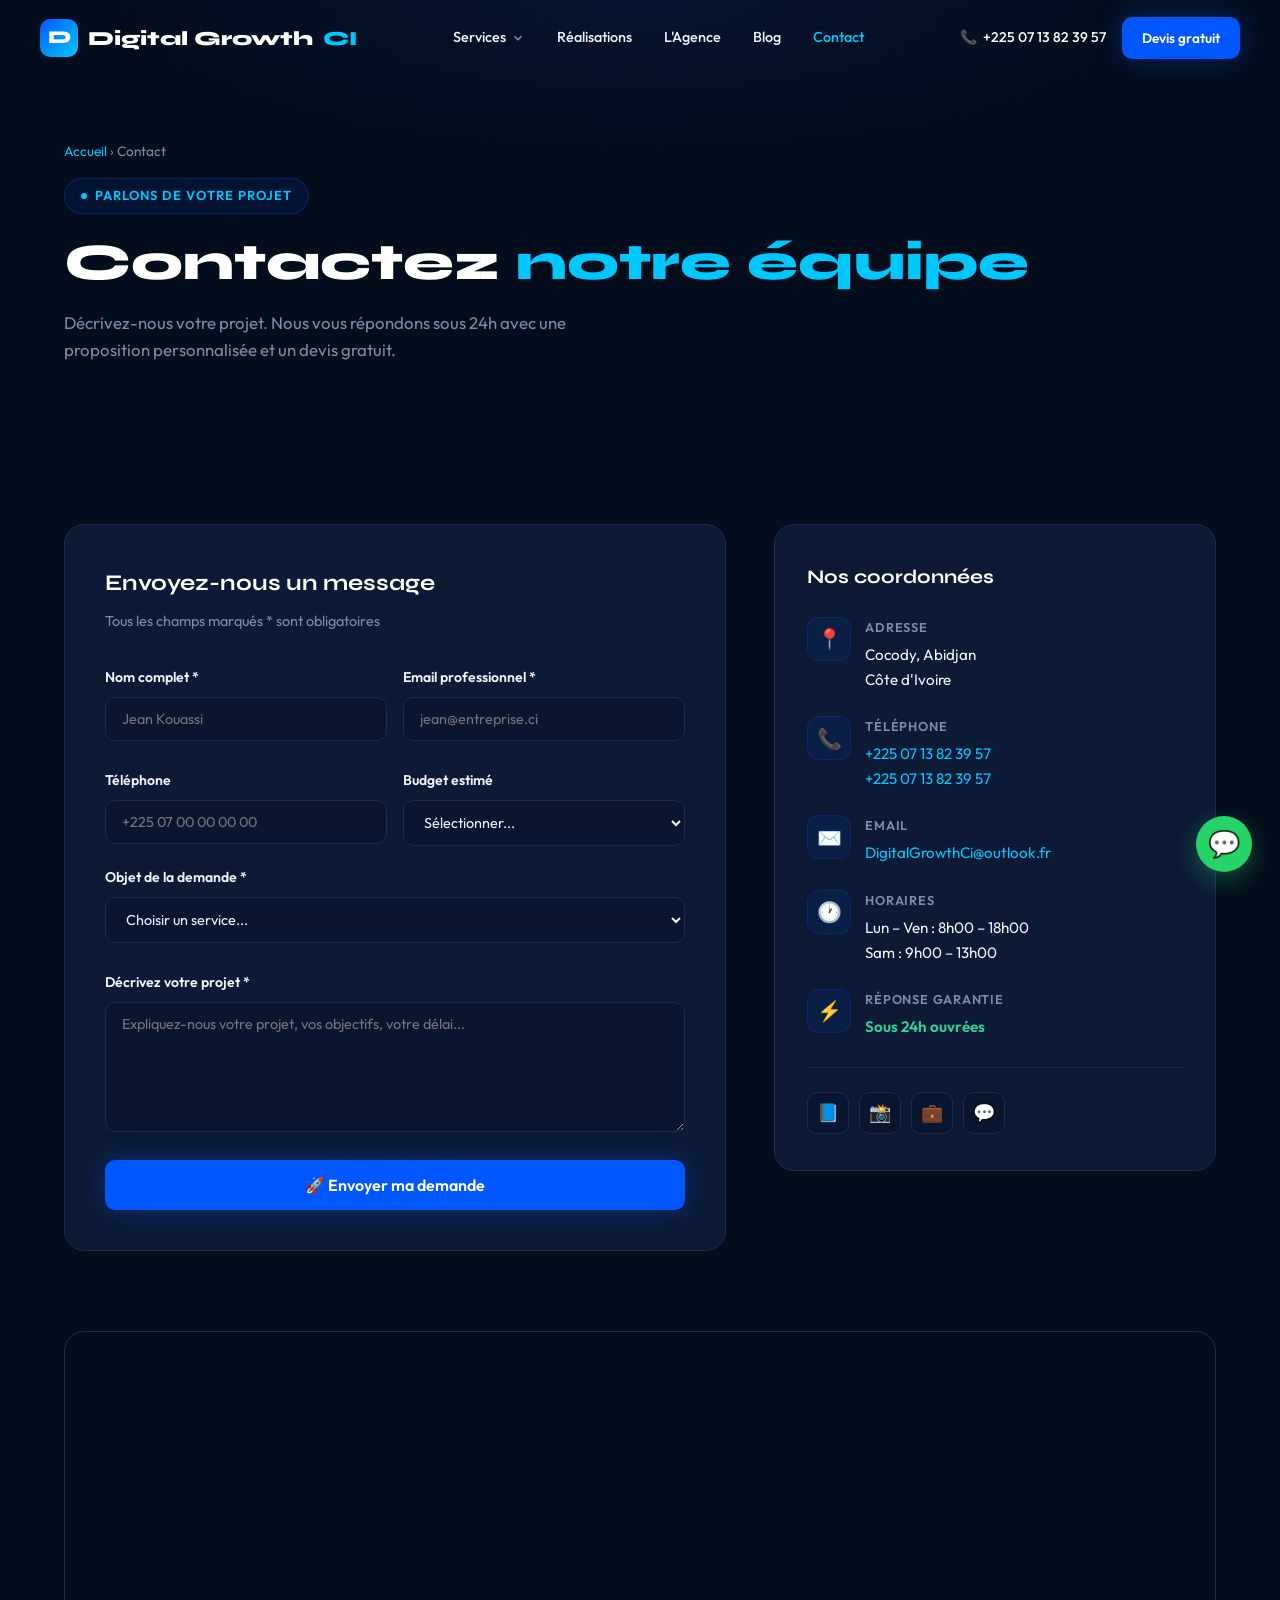
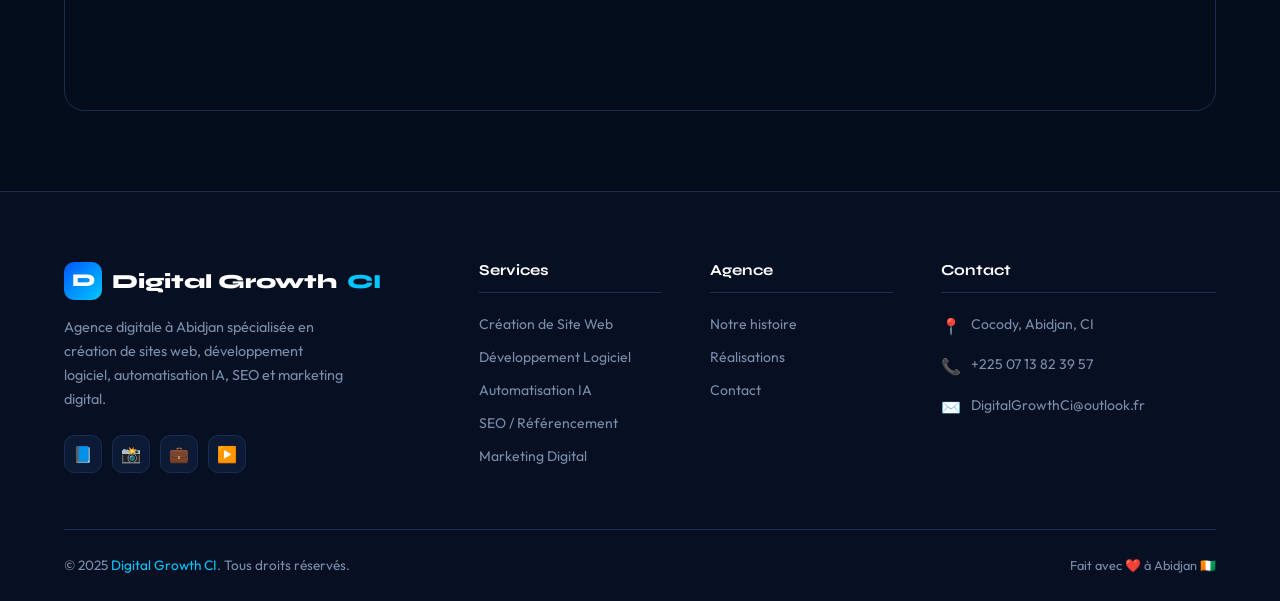
<file: contact.html>
<!DOCTYPE html>
<html lang="fr">
<head>
  <meta charset="UTF-8" />
  <meta name="viewport" content="width=device-width, initial-scale=1.0" />
  <title>Contact | Digital Growth CI — Agence Digitale Abidjan</title>
  <meta name="description" content="Contactez Digital Growth CI. Devis gratuit sous 24h. Agence digitale à Abidjan, Côte d'Ivoire." />
  <link rel="preconnect" href="https://fonts.googleapis.com" />
  <link href="https://fonts.googleapis.com/css2?family=Syne:wght@400;600;700;800&family=Outfit:wght@300;400;500;600&display=swap" rel="stylesheet" />
  <style>
    *, *::before, *::after { box-sizing: border-box; margin: 0; padding: 0; }
    :root {
      --bg: #040D1C; --bg2: #070F22; --bg3: #0A1530; --card: #0C1A35;
      --blue: #0057FF; --cyan: #00C8FF; --glow: #0057FF55;
      --white: #FFFFFF; --off: #EFF4FF; --muted: #7A8EAA; --border: #1A2D50;
      --radius: 14px; --font-h: 'Syne', sans-serif; --font-b: 'Outfit', sans-serif;
    }
    html { scroll-behavior: smooth; }
    body { background: var(--bg); color: var(--off); font-family: var(--font-b); font-size: 16px; line-height: 1.65; overflow-x: hidden; }
    a { color: inherit; text-decoration: none; }
    ::-webkit-scrollbar { width: 6px; } ::-webkit-scrollbar-track { background: var(--bg); } ::-webkit-scrollbar-thumb { background: var(--blue); border-radius: 3px; }
    .container { max-width: 1200px; margin: 0 auto; padding: 0 24px; }
    h1,h2,h3,h4 { font-family: var(--font-h); line-height: 1.15; }
    .btn { display: inline-flex; align-items: center; gap: 10px; padding: 14px 30px; border-radius: 10px; font-family: var(--font-b); font-size: .95rem; font-weight: 600; cursor: pointer; transition: all .25s ease; border: none; }
    .btn-primary { background: var(--blue); color: #fff; box-shadow: 0 0 28px var(--glow); }
    .btn-primary:hover { background: #1468ff; transform: translateY(-2px); }
    .btn-outline { background: transparent; color: var(--white); border: 1.5px solid var(--border); }
    .btn-outline:hover { border-color: var(--blue); color: var(--cyan); }
    .tag { display: inline-flex; align-items: center; gap: 8px; background: #0057FF1A; border: 1px solid #0057FF44; color: var(--cyan); font-size: 13px; font-weight: 600; letter-spacing: .08em; text-transform: uppercase; padding: 6px 16px; border-radius: 100px; margin-bottom: 20px; }
    .tag::before { content:''; width:6px; height:6px; border-radius:50%; background:var(--cyan); display:block; }

    /* HEADER */
    header { position: fixed; top: 0; left: 0; right: 0; z-index: 1000; padding: 0 24px; transition: all .3s ease; }
    header.scrolled { background: #040D1Cee; backdrop-filter: blur(16px); border-bottom: 1px solid var(--border); }
    .header-inner { max-width: 1200px; margin: 0 auto; display: flex; align-items: center; justify-content: space-between; height: 76px; }
    .logo { display: flex; align-items: center; gap: 10px; font-family: var(--font-h); font-size: 1.25rem; font-weight: 800; color: var(--white); }
    .logo-icon { width: 38px; height: 38px; border-radius: 10px; background: linear-gradient(135deg, var(--blue), var(--cyan)); display: flex; align-items: center; justify-content: center; font-size: 18px; font-weight: 800; color: #fff; }
    .logo span { color: var(--cyan); }
    nav { display: flex; align-items: center; gap: 4px; }
    .nav-item { position: relative; }
    .nav-link { display: flex; align-items: center; gap: 5px; padding: 8px 14px; border-radius: 8px; font-size: .9rem; font-weight: 500; color: var(--off); transition: all .2s; cursor: pointer; }
    .nav-link:hover { color: var(--cyan); background: #0057FF11; }
    .nav-link .arrow { width: 14px; height: 14px; transition: transform .2s; opacity: .6; }
    .nav-item:hover .arrow { transform: rotate(180deg); }
    .dropdown { position: absolute; top: calc(100% + 8px); left: 0; background: var(--bg3); border: 1px solid var(--border); border-radius: var(--radius); padding: 8px; min-width: 240px; opacity: 0; pointer-events: none; transform: translateY(-8px); transition: all .2s ease; box-shadow: 0 20px 60px #00000055; }
    .nav-item:hover .dropdown { opacity: 1; pointer-events: all; transform: translateY(0); }
    .dropdown a { display: flex; align-items: center; gap: 10px; padding: 10px 14px; border-radius: 8px; font-size: .875rem; color: var(--off); transition: all .15s; }
    .dropdown a:hover { background: #0057FF15; color: var(--cyan); }
    .header-right { display: flex; align-items: center; gap: 16px; }
    .header-phone { font-size: .875rem; color: var(--muted); display: flex; align-items: center; gap: 6px; }
    .header-phone span { color: var(--white); font-weight: 500; }
    .hamburger { display: none; flex-direction: column; gap: 5px; cursor: pointer; padding: 6px; border: none; background: none; }
    .hamburger span { display: block; width: 24px; height: 2px; background: var(--white); border-radius: 2px; }
    .mobile-menu { display: none; position: fixed; inset: 0; z-index: 999; background: var(--bg2); flex-direction: column; padding: 100px 32px 40px; overflow-y: auto; }
    .mobile-menu.open { display: flex; }
    .mobile-menu a { padding: 14px 0; font-size: 1.2rem; font-weight: 600; border-bottom: 1px solid var(--border); color: var(--off); }
    .mobile-menu a:hover { color: var(--cyan); }
    .mobile-close { position: absolute; top: 24px; right: 24px; background: none; border: none; color: var(--white); font-size: 28px; cursor: pointer; }
    @media(max-width:768px){ nav{display:none;} .hamburger{display:flex;} .header-phone{display:none;} }

    /* PAGE HERO */
    .page-hero { padding: 140px 0 80px; position: relative; overflow: hidden; background: radial-gradient(ellipse 60% 50% at 50% 0%, #0057FF15 0%, transparent 70%); }
    .page-hero::before { content:''; position:absolute; inset:0; background-image: linear-gradient(var(--border) 1px, transparent 1px), linear-gradient(90deg, var(--border) 1px, transparent 1px); background-size: 60px 60px; opacity: .05; }
    .breadcrumb { font-size: .85rem; color: var(--muted); margin-bottom: 16px; }
    .breadcrumb a { color: var(--cyan); }
    .breadcrumb a:hover { text-decoration: underline; }
    .page-title { font-size: clamp(2.2rem, 4vw, 3.2rem); font-weight: 800; color: var(--white); margin-bottom: 16px; }
    .page-title span { color: var(--cyan); }
    .page-sub { font-size: 1.05rem; color: var(--muted); max-width: 540px; }

    /* CONTACT */
    .contact-grid { display: grid; grid-template-columns: 1.5fr 1fr; gap: 48px; padding: 80px 0; }
    @media(max-width:900px){ .contact-grid { grid-template-columns: 1fr; } }

    .form-card { background: var(--card); border: 1px solid var(--border); border-radius: 20px; padding: 40px; }
    .form-title { font-family: var(--font-h); font-size: 1.4rem; font-weight: 700; color: var(--white); margin-bottom: 8px; }
    .form-subtitle { font-size: .9rem; color: var(--muted); margin-bottom: 32px; }

    .form-row { display: grid; grid-template-columns: 1fr 1fr; gap: 16px; }
    @media(max-width:600px){ .form-row { grid-template-columns: 1fr; } }

    .form-group { display: flex; flex-direction: column; gap: 8px; margin-bottom: 20px; }
    .form-group label { font-size: .875rem; font-weight: 600; color: var(--off); }
    .form-group input, .form-group select, .form-group textarea {
      background: var(--bg3); border: 1px solid var(--border); border-radius: 10px;
      padding: 12px 16px; font-family: var(--font-b); font-size: .9rem; color: var(--off);
      transition: border-color .2s; outline: none; width: 100%;
    }
    .form-group input:focus, .form-group select:focus, .form-group textarea:focus { border-color: var(--blue); box-shadow: 0 0 0 3px #0057FF20; }
    .form-group select option { background: var(--bg3); }
    .form-group textarea { resize: vertical; min-height: 130px; }
    .form-group input.error, .form-group textarea.error { border-color: #EF4444; }
    .form-error { font-size: .8rem; color: #EF4444; }

    .submit-btn { width: 100%; padding: 15px; background: var(--blue); color: #fff; border: none; border-radius: 10px; font-family: var(--font-b); font-size: 1rem; font-weight: 600; cursor: pointer; transition: all .25s; box-shadow: 0 0 28px var(--glow); }
    .submit-btn:hover { background: #1468ff; transform: translateY(-2px); }

    .success-msg { display: none; background: #0A2A1A; border: 1px solid #059669; border-radius: 12px; padding: 20px 24px; text-align: center; }
    .success-msg.show { display: block; }
    .success-msg .icon { font-size: 2.5rem; margin-bottom: 8px; }
    .success-msg h3 { font-family: var(--font-h); color: #34D399; margin-bottom: 6px; }
    .success-msg p { font-size: .9rem; color: var(--muted); }

    .info-card { background: var(--card); border: 1px solid var(--border); border-radius: 20px; padding: 36px 32px; height: fit-content; }
    .info-title { font-family: var(--font-h); font-size: 1.2rem; font-weight: 700; color: var(--white); margin-bottom: 24px; }
    .contact-item { display: flex; gap: 14px; align-items: flex-start; margin-bottom: 24px; }
    .ci-icon { width: 44px; height: 44px; border-radius: 12px; background: #0057FF15; border: 1px solid #0057FF33; display: flex; align-items: center; justify-content: center; font-size: 20px; flex-shrink: 0; }
    .ci-label { font-size: .8rem; font-weight: 600; text-transform: uppercase; letter-spacing: .06em; color: var(--muted); margin-bottom: 4px; }
    .ci-value { font-size: .95rem; color: var(--off); }
    .ci-value a { color: var(--cyan); }
    .ci-value a:hover { text-decoration: underline; }

    .social-row { display: flex; gap: 10px; margin-top: 28px; padding-top: 24px; border-top: 1px solid var(--border); }
    .soc-btn { width: 42px; height: 42px; border-radius: 10px; background: var(--bg3); border: 1px solid var(--border); display: flex; align-items: center; justify-content: center; font-size: 18px; transition: all .2s; }
    .soc-btn:hover { background: var(--blue); border-color: var(--blue); transform: translateY(-3px); }

    .map-section { padding: 0 0 80px; }
    .map-wrap { border-radius: 20px; overflow: hidden; border: 1px solid var(--border); height: 380px; }
    .map-wrap iframe { width: 100%; height: 100%; border: none; filter: invert(90%) hue-rotate(180deg); }

    /* FOOTER */
    footer { background: var(--bg2); border-top: 1px solid var(--border); padding: 70px 0 0; }
    .footer-grid { display: grid; grid-template-columns: 2fr 1fr 1fr 1.5fr; gap: 48px; margin-bottom: 56px; }
    @media(max-width:900px){ .footer-grid { grid-template-columns: 1fr 1fr; } }
    @media(max-width:600px){ .footer-grid { grid-template-columns: 1fr; } }
    .footer-brand p { font-size: .9rem; color: var(--muted); max-width: 280px; margin: 16px 0 24px; }
    .social-links { display: flex; gap: 10px; }
    .social-link { width: 38px; height: 38px; border-radius: 10px; background: var(--card); border: 1px solid var(--border); display: flex; align-items: center; justify-content: center; font-size: 16px; transition: all .2s; }
    .social-link:hover { background: var(--blue); border-color: var(--blue); transform: translateY(-3px); }
    .footer-col h4 { font-family: var(--font-h); font-size: .95rem; font-weight: 700; color: var(--white); margin-bottom: 20px; padding-bottom: 12px; border-bottom: 1px solid var(--border); }
    .footer-links { display: flex; flex-direction: column; gap: 10px; }
    .footer-links a { font-size: .875rem; color: var(--muted); transition: color .2s; }
    .footer-links a:hover { color: var(--cyan); }
    .footer-contact-item { display: flex; gap: 10px; align-items: flex-start; margin-bottom: 14px; }
    .fc-text { font-size: .875rem; color: var(--muted); }
    .fc-text a { color: var(--muted); } .fc-text a:hover { color: var(--cyan); }
    .footer-bottom { border-top: 1px solid var(--border); padding: 24px 0; display: flex; justify-content: space-between; align-items: center; flex-wrap: wrap; gap: 12px; }
    .footer-bottom p { font-size: .85rem; color: var(--muted); }
    .footer-bottom span { color: var(--cyan); }
    .wa-btn { position: fixed; bottom: 28px; right: 28px; z-index: 998; width: 56px; height: 56px; border-radius: 50%; background: #25D366; display: flex; align-items: center; justify-content: center; font-size: 26px; box-shadow: 0 8px 24px #25D36655; transition: transform .25s; }
    .wa-btn:hover { transform: scale(1.1); }
  </style>
</head>
<body>

  <header id="header">
    <div class="header-inner">
      <a href="index.html" class="logo"><div class="logo-icon">D</div>Digital Growth <span>CI</span></a>
      <nav>
        <div class="nav-item">
          <div class="nav-link">Services <svg class="arrow" viewBox="0 0 24 24" fill="none" stroke="currentColor" stroke-width="2.5"><path d="M6 9l6 6 6-6"/></svg></div>
          <div class="dropdown">
            <a href="creation-site-web.html"><span>🖥️</span> Création de Site Web</a>
            <a href="developpement-logiciel.html"><span>⚙️</span> Développement Logiciel</a>
            <a href="automatisation-ia.html"><span>🤖</span> Automatisation IA</a>
            <a href="seo.html"><span>📈</span> SEO / Référencement</a>
            <a href="marketing-digital.html"><span>🚀</span> Marketing Digital</a>
          </div>
        </div>
        <a href="realisations.html" class="nav-link">Réalisations</a>
        <a href="agence.html" class="nav-link">L'Agence</a>
        <a href="blog.html" class="nav-link">Blog</a>
        <a href="contact.html" class="nav-link" style="color:var(--cyan)">Contact</a>
      </nav>
      <div class="header-right">
        <div class="header-phone">📞 <span><a href="tel:+2250713823957">+225 07 13 82 39 57</a></span></div>
        <a href="contact.html" class="btn btn-primary" style="padding:10px 20px;font-size:.85rem;">Devis gratuit</a>
        <button class="hamburger" onclick="toggleMenu()"><span></span><span></span><span></span></button>
      </div>
    </div>
  </header>

  <div class="mobile-menu" id="mobileMenu">
    <button class="mobile-close" onclick="toggleMenu()">✕</button>
    <a href="index.html">🏠 Accueil</a>
    <a href="creation-site-web.html">🖥️ Création de Site Web</a>
    <a href="developpement-logiciel.html">⚙️ Développement Logiciel</a>
    <a href="automatisation-ia.html">🤖 Automatisation IA</a>
    <a href="seo.html">📈 SEO / Référencement</a>
    <a href="marketing-digital.html">🚀 Marketing Digital</a>
    <a href="realisations.html">🏆 Réalisations</a>
    <a href="agence.html">🏢 L'Agence</a>
    <a href="contact.html">📞 Contact</a>
  </div>

  <section class="page-hero">
    <div class="container">
      <div class="breadcrumb"><a href="index.html">Accueil</a> › Contact</div>
      <div class="tag">Parlons de votre projet</div>
      <h1 class="page-title">Contactez <span>notre équipe</span></h1>
      <p class="page-sub">Décrivez-nous votre projet. Nous vous répondons sous 24h avec une proposition personnalisée et un devis gratuit.</p>
    </div>
  </section>

  <div class="container">
    <div class="contact-grid">

      <div>
        <div class="form-card">
          <div class="form-title">Envoyez-nous un message</div>
          <div class="form-subtitle">Tous les champs marqués * sont obligatoires</div>

          <div id="successMsg" class="success-msg">
            <div class="icon">✅</div>
            <h3>Message envoyé !</h3>
            <p>Merci ! Notre équipe vous contactera dans les 24h.</p>
          </div>

          <form id="contactForm" novalidate>
            <div class="form-row">
              <div class="form-group">
                <label>Nom complet *</label>
                <input type="text" id="name" placeholder="Jean Kouassi" />
                <span class="form-error" id="nameErr"></span>
              </div>
              <div class="form-group">
                <label>Email professionnel *</label>
                <input type="email" id="email" placeholder="jean@entreprise.ci" />
                <span class="form-error" id="emailErr"></span>
              </div>
            </div>
            <div class="form-row">
              <div class="form-group">
                <label>Téléphone</label>
                <input type="tel" id="phone" placeholder="+225 07 00 00 00 00" />
              </div>
              <div class="form-group">
                <label>Budget estimé</label>
                <select id="budget">
                  <option value="">Sélectionner...</option>
                  <option>Moins de 500 000 FCFA</option>
                  <option>500 000 – 1 500 000 FCFA</option>
                  <option>1 500 000 – 5 000 000 FCFA</option>
                  <option>Plus de 5 000 000 FCFA</option>
                </select>
              </div>
            </div>
            <div class="form-group">
              <label>Objet de la demande *</label>
              <select id="subject">
                <option value="">Choisir un service...</option>
                <option>Création de Site Web</option>
                <option>Développement Logiciel</option>
                <option>Automatisation IA</option>
                <option>SEO / Référencement</option>
                <option>Marketing Digital</option>
                <option>Autre</option>
              </select>
              <span class="form-error" id="subjectErr"></span>
            </div>
            <div class="form-group">
              <label>Décrivez votre projet *</label>
              <textarea id="message" placeholder="Expliquez-nous votre projet, vos objectifs, votre délai..."></textarea>
              <span class="form-error" id="msgErr"></span>
            </div>
            <button type="submit" class="submit-btn">🚀 Envoyer ma demande</button>
          </form>
        </div>
      </div>

      <div>
        <div class="info-card">
          <div class="info-title">Nos coordonnées</div>
          <div class="contact-item">
            <div class="ci-icon">📍</div>
            <div>
              <div class="ci-label">Adresse</div>
              <div class="ci-value">Cocody, Abidjan<br>Côte d'Ivoire</div>
            </div>
          </div>
          <div class="contact-item">
            <div class="ci-icon">📞</div>
            <div>
              <div class="ci-label">Téléphone</div>
              <div class="ci-value"><a href="tel:+2250713823957">+225 07 13 82 39 57</a><br><a href="tel:+2250713823957">+225 07 13 82 39 57</a></div>
            </div>
          </div>
          <div class="contact-item">
            <div class="ci-icon">✉️</div>
            <div>
              <div class="ci-label">Email</div>
              <div class="ci-value"><a href="mailto:DigitalGrowthCi@outlook.fr">DigitalGrowthCi@outlook.fr</a></div>
            </div>
          </div>
          <div class="contact-item">
            <div class="ci-icon">🕐</div>
            <div>
              <div class="ci-label">Horaires</div>
              <div class="ci-value">Lun – Ven : 8h00 – 18h00<br>Sam : 9h00 – 13h00</div>
            </div>
          </div>
          <div class="contact-item">
            <div class="ci-icon">⚡</div>
            <div>
              <div class="ci-label">Réponse garantie</div>
              <div class="ci-value" style="color:#34D399;font-weight:600;">Sous 24h ouvrées</div>
            </div>
          </div>
          <div class="social-row">
            <a href="#" class="soc-btn" title="Facebook">📘</a>
            <a href="#" class="soc-btn" title="Instagram">📸</a>
            <a href="#" class="soc-btn" title="LinkedIn">💼</a>
            <a href="#" class="soc-btn" title="WhatsApp">💬</a>
          </div>
        </div>
      </div>
    </div>
  </div>

  <div class="map-section">
    <div class="container">
      <div class="map-wrap">
        <iframe src="https://www.google.com/maps/embed?pb=!1m18!1m12!1m3!1d127474.72295893285!2d-4.082559!3d5.34568!2m3!1f0!2f0!3f0!3m2!1i1024!2i768!4f13.1!3m3!1m2!1s0xfc1ea5311959121%3A0x3fe70ddce19221a6!2sCocody%2C%20Abidjan!5e0!3m2!1sfr!2sci!4v1700000000000" allowfullscreen="" loading="lazy"></iframe>
      </div>
    </div>
  </div>

  <footer>
    <div class="container">
      <div class="footer-grid">
        <div class="footer-brand">
          <a href="index.html" class="logo"><div class="logo-icon">D</div>Digital Growth <span>CI</span></a>
          <p>Agence digitale à Abidjan spécialisée en création de sites web, développement logiciel, automatisation IA, SEO et marketing digital.</p>
          <div class="social-links">
            <a href="#" class="social-link">📘</a><a href="#" class="social-link">📸</a>
            <a href="#" class="social-link">💼</a><a href="#" class="social-link">▶️</a>
          </div>
        </div>
        <div class="footer-col">
          <h4>Services</h4>
          <div class="footer-links">
            <a href="creation-site-web.html">Création de Site Web</a>
            <a href="developpement-logiciel.html">Développement Logiciel</a>
            <a href="automatisation-ia.html">Automatisation IA</a>
            <a href="seo.html">SEO / Référencement</a>
            <a href="marketing-digital.html">Marketing Digital</a>
          </div>
        </div>
        <div class="footer-col">
          <h4>Agence</h4>
          <div class="footer-links">
            <a href="agence.html">Notre histoire</a>
            <a href="realisations.html">Réalisations</a>
            <a href="contact.html">Contact</a>
          </div>
        </div>
        <div class="footer-col">
          <h4>Contact</h4>
          <div class="footer-contact-item"><span>📍</span><div class="fc-text">Cocody, Abidjan, CI</div></div>
          <div class="footer-contact-item"><span>📞</span><div class="fc-text"><a href="tel:+2250713823957">+225 07 13 82 39 57</a></div></div>
          <div class="footer-contact-item"><span>✉️</span><div class="fc-text"><a href="mailto:contact@digitalgrowthci.com">DigitalGrowthCi@outlook.fr</a></div></div>
        </div>
      </div>
      <div class="footer-bottom">
        <p>© 2025 <span>Digital Growth CI</span>. Tous droits réservés.</p>
        <p style="font-size:.8rem;">Fait avec ❤️ à Abidjan 🇨🇮</p>
      </div>
    </div>
  </footer>

  <a href="https://wa.me/2250713823957" class="wa-btn" target="_blank">💬</a>

  <script>
    window.addEventListener('scroll', () => document.getElementById('header').classList.toggle('scrolled', scrollY > 40));
    function toggleMenu() { document.getElementById('mobileMenu').classList.toggle('open'); }
    document.getElementById('contactForm').addEventListener('submit', function(e) {
      e.preventDefault();
      let valid = true;
      const fields = [
        {id:'name', err:'nameErr', msg:'Veuillez entrer votre nom'},
        {id:'email', err:'emailErr', msg:'Veuillez entrer un email valide'},
        {id:'subject', err:'subjectErr', msg:'Veuillez choisir un sujet'},
        {id:'message', err:'msgErr', msg:'Veuillez décrire votre projet'},
      ];
      fields.forEach(f => {
        const el = document.getElementById(f.id);
        const err = document.getElementById(f.err);
        if (!el.value.trim()) { el.classList.add('error'); err.textContent = f.msg; valid = false; }
        else { el.classList.remove('error'); err.textContent = ''; }
      });
      if (valid) {
        this.style.display = 'none';
        document.getElementById('successMsg').classList.add('show');
      }
    });
  </script>
</body>
</html>
</file>
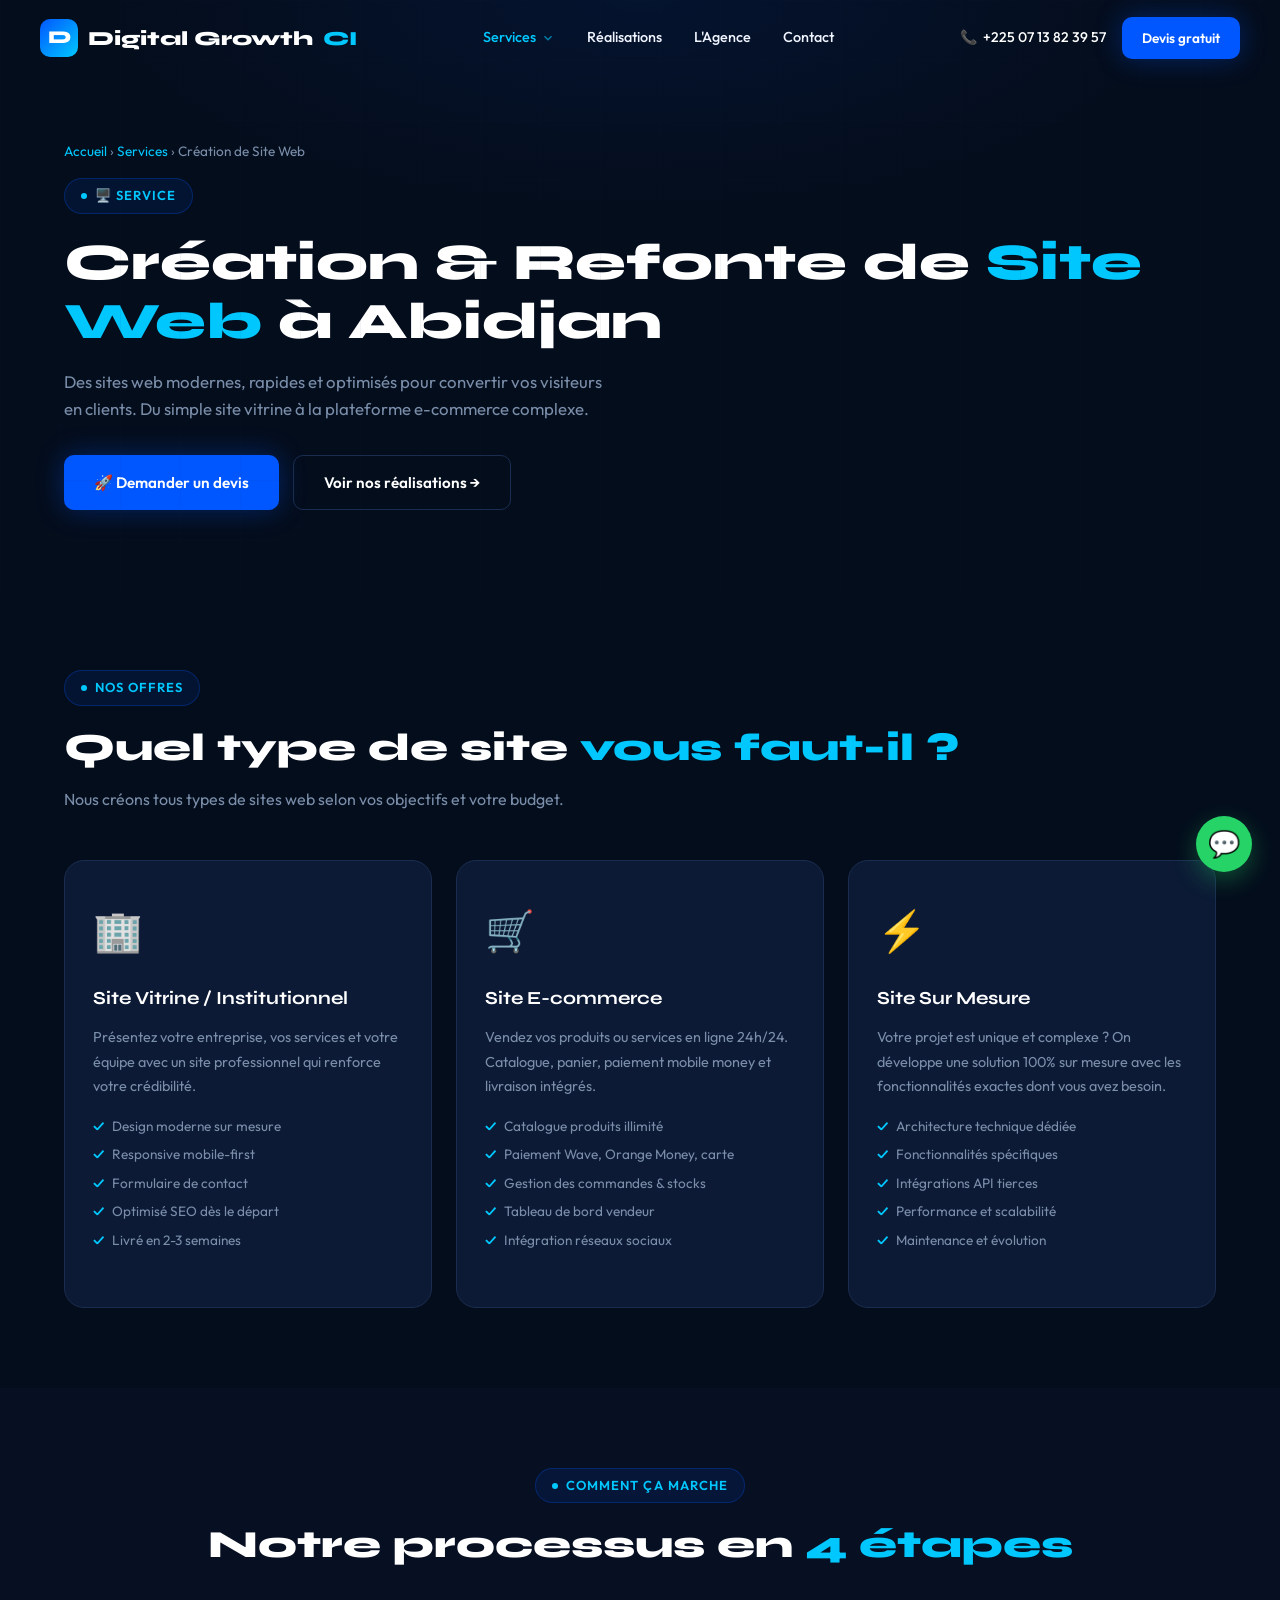
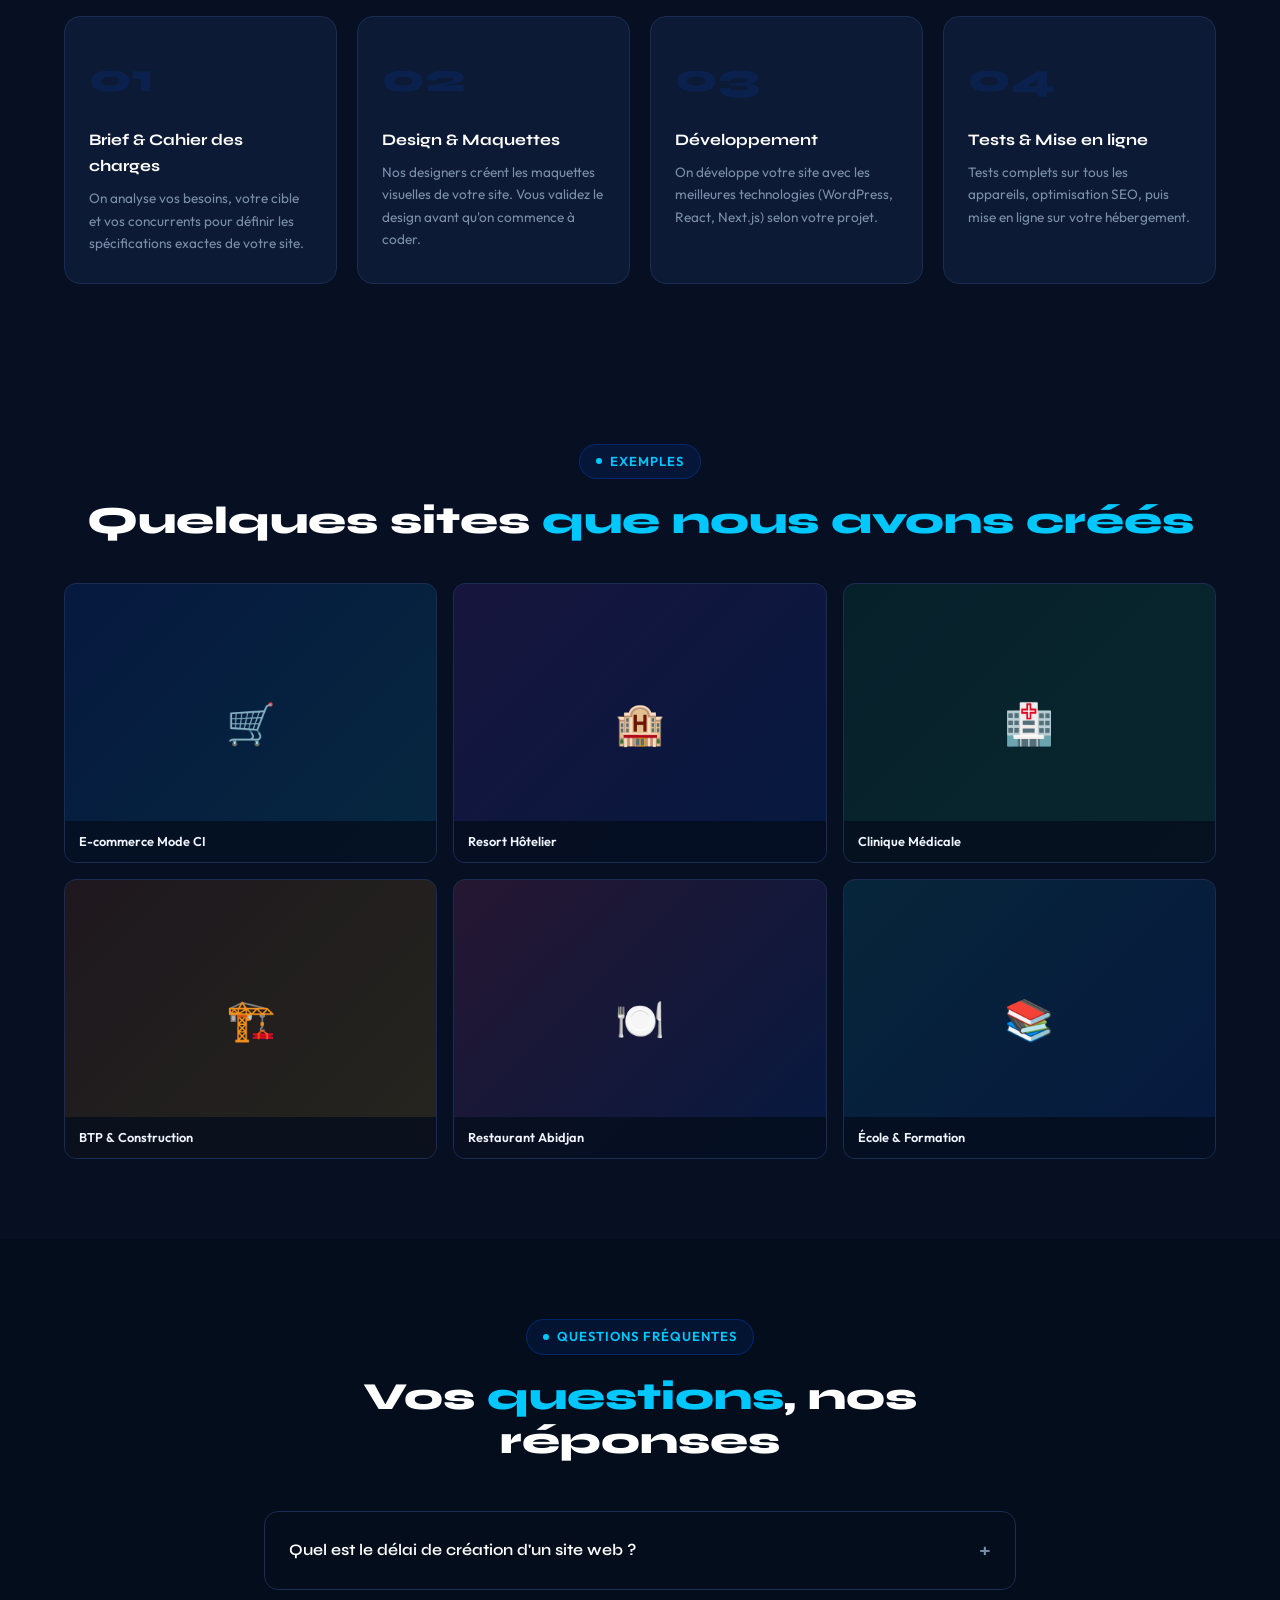
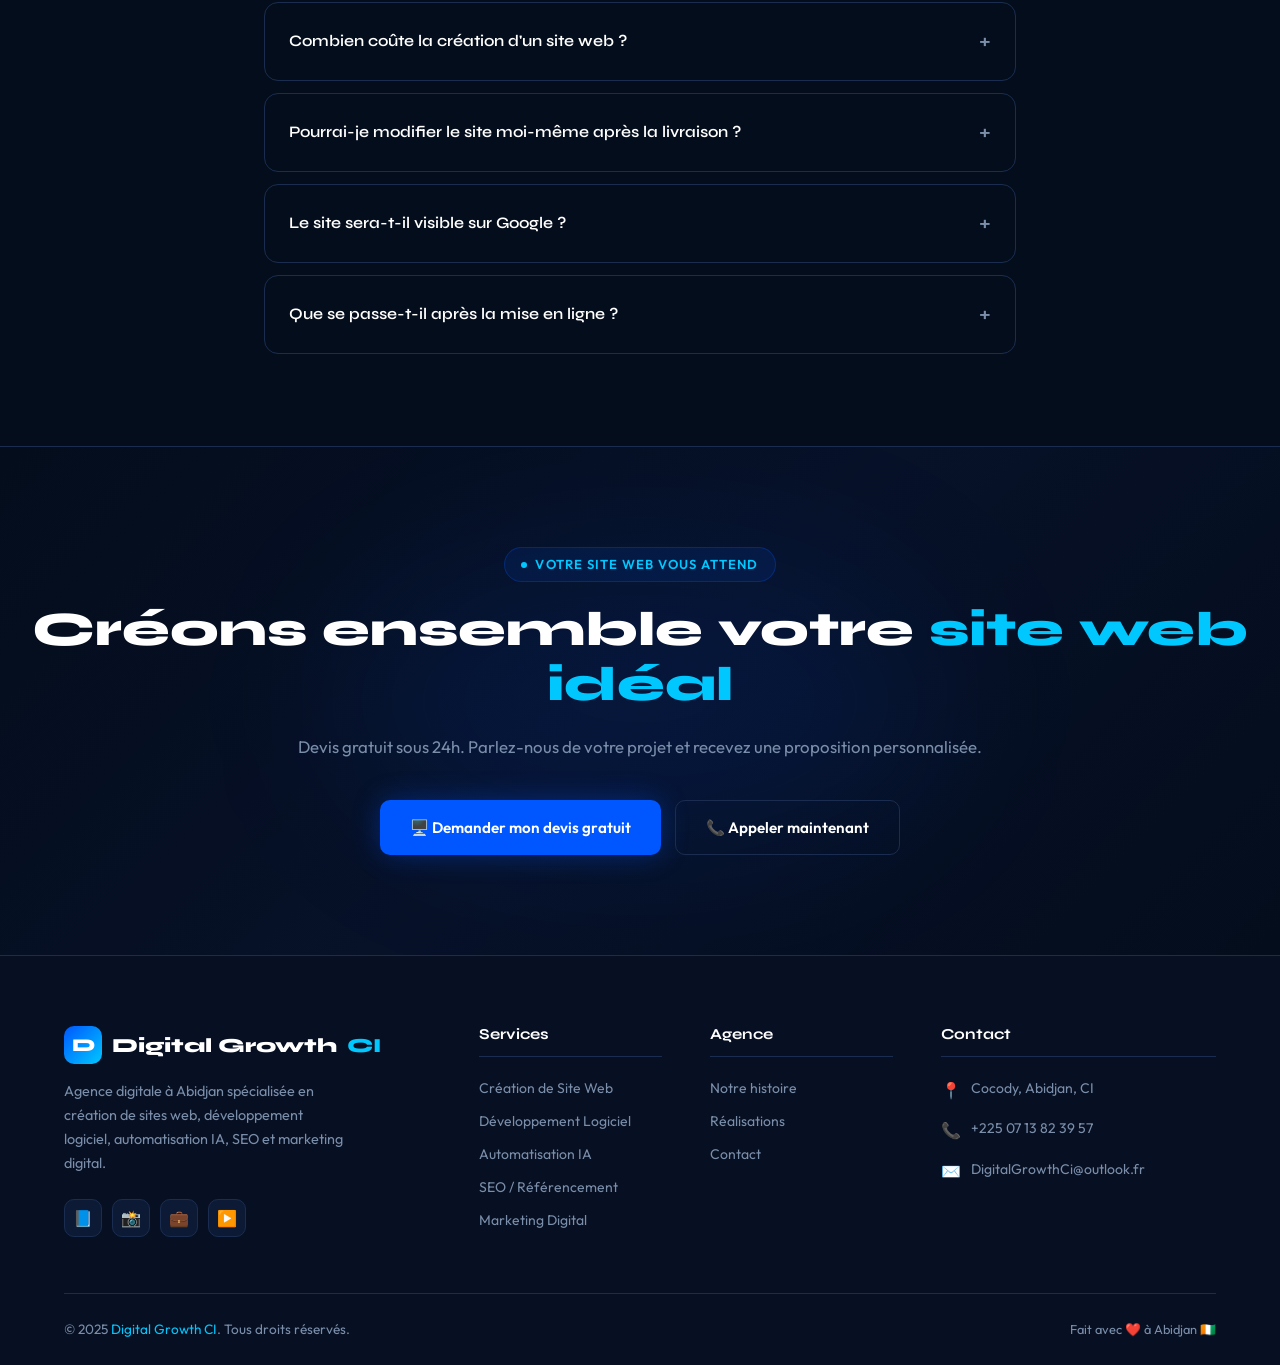
<file: creation-site-web.html>
<!DOCTYPE html>
<html lang="fr">
<head>
  <meta charset="UTF-8" /><meta name="viewport" content="width=device-width, initial-scale=1.0" />
  <title>Création de Site Web | Digital Growth CI — Agence Web Abidjan</title>
  <meta name="description" content="Création de sites web professionnels à Abidjan. Sites vitrines, e-commerce, sur mesure. Digital Growth CI, agence web en Côte d'Ivoire." />
  <link rel="preconnect" href="https://fonts.googleapis.com" />
  <link href="https://fonts.googleapis.com/css2?family=Syne:wght@400;600;700;800&family=Outfit:wght@300;400;500;600&display=swap" rel="stylesheet" />
  <style>
    *,*::before,*::after{box-sizing:border-box;margin:0;padding:0}
    :root{--bg:#040D1C;--bg2:#070F22;--bg3:#0A1530;--card:#0C1A35;--blue:#0057FF;--cyan:#00C8FF;--glow:#0057FF55;--white:#FFF;--off:#EFF4FF;--muted:#7A8EAA;--border:#1A2D50;--radius:14px;--font-h:'Syne',sans-serif;--font-b:'Outfit',sans-serif}
    html{scroll-behavior:smooth}body{background:var(--bg);color:var(--off);font-family:var(--font-b);font-size:16px;line-height:1.65;overflow-x:hidden}a{color:inherit;text-decoration:none}
    ::-webkit-scrollbar{width:6px}::-webkit-scrollbar-track{background:var(--bg)}::-webkit-scrollbar-thumb{background:var(--blue);border-radius:3px}
    .container{max-width:1200px;margin:0 auto;padding:0 24px}h1,h2,h3,h4{font-family:var(--font-h);line-height:1.15}
    .btn{display:inline-flex;align-items:center;gap:10px;padding:14px 30px;border-radius:10px;font-family:var(--font-b);font-size:.95rem;font-weight:600;cursor:pointer;transition:all .25s;border:none}
    .btn-primary{background:var(--blue);color:#fff;box-shadow:0 0 28px var(--glow)}.btn-primary:hover{background:#1468ff;transform:translateY(-2px)}
    .btn-outline{background:transparent;color:var(--white);border:1.5px solid var(--border)}.btn-outline:hover{border-color:var(--blue);color:var(--cyan)}
    .tag{display:inline-flex;align-items:center;gap:8px;background:#0057FF1A;border:1px solid #0057FF44;color:var(--cyan);font-size:13px;font-weight:600;letter-spacing:.08em;text-transform:uppercase;padding:6px 16px;border-radius:100px;margin-bottom:20px}
    .tag::before{content:'';width:6px;height:6px;border-radius:50%;background:var(--cyan);display:block}
    header{position:fixed;top:0;left:0;right:0;z-index:1000;padding:0 24px;transition:all .3s}
    header.scrolled{background:#040D1Cee;backdrop-filter:blur(16px);border-bottom:1px solid var(--border)}
    .header-inner{max-width:1200px;margin:0 auto;display:flex;align-items:center;justify-content:space-between;height:76px}
    .logo{display:flex;align-items:center;gap:10px;font-family:var(--font-h);font-size:1.25rem;font-weight:800;color:var(--white)}.logo-icon{width:38px;height:38px;border-radius:10px;background:linear-gradient(135deg,var(--blue),var(--cyan));display:flex;align-items:center;justify-content:center;font-size:18px;font-weight:800;color:#fff}.logo span{color:var(--cyan)}
    nav{display:flex;align-items:center;gap:4px}.nav-item{position:relative}
    .nav-link{display:flex;align-items:center;gap:5px;padding:8px 14px;border-radius:8px;font-size:.9rem;font-weight:500;color:var(--off);transition:all .2s;cursor:pointer}.nav-link:hover{color:var(--cyan);background:#0057FF11}
    .nav-link .arrow{width:14px;height:14px;transition:transform .2s;opacity:.6}.nav-item:hover .arrow{transform:rotate(180deg)}
    .dropdown{position:absolute;top:calc(100% + 8px);left:0;background:var(--bg3);border:1px solid var(--border);border-radius:var(--radius);padding:8px;min-width:240px;opacity:0;pointer-events:none;transform:translateY(-8px);transition:all .2s;box-shadow:0 20px 60px #00000055}
    .nav-item:hover .dropdown{opacity:1;pointer-events:all;transform:translateY(0)}.dropdown a{display:flex;align-items:center;gap:10px;padding:10px 14px;border-radius:8px;font-size:.875rem;color:var(--off);transition:all .15s}.dropdown a:hover{background:#0057FF15;color:var(--cyan)}
    .header-right{display:flex;align-items:center;gap:16px}.header-phone{font-size:.875rem;color:var(--muted);display:flex;align-items:center;gap:6px}.header-phone span{color:var(--white);font-weight:500}
    .hamburger{display:none;flex-direction:column;gap:5px;cursor:pointer;padding:6px;border:none;background:none}.hamburger span{display:block;width:24px;height:2px;background:var(--white);border-radius:2px}
    .mobile-menu{display:none;position:fixed;inset:0;z-index:999;background:var(--bg2);flex-direction:column;padding:100px 32px 40px;overflow-y:auto}.mobile-menu.open{display:flex}.mobile-menu a{padding:14px 0;font-size:1.2rem;font-weight:600;border-bottom:1px solid var(--border);color:var(--off)}.mobile-menu a:hover{color:var(--cyan)}.mobile-close{position:absolute;top:24px;right:24px;background:none;border:none;color:var(--white);font-size:28px;cursor:pointer}
    @media(max-width:768px){nav{display:none}.hamburger{display:flex}.header-phone{display:none}}
    .page-hero{padding:140px 0 80px;position:relative;overflow:hidden;background:radial-gradient(ellipse 60% 50% at 50% 0%,#0057FF15 0%,transparent 70%)}
    .page-hero::before{content:'';position:absolute;inset:0;background-image:linear-gradient(var(--border) 1px,transparent 1px),linear-gradient(90deg,var(--border) 1px,transparent 1px);background-size:60px 60px;opacity:.05}
    .breadcrumb{font-size:.85rem;color:var(--muted);margin-bottom:16px}.breadcrumb a{color:var(--cyan)}
    .page-title{font-size:clamp(2.2rem,4vw,3.2rem);font-weight:800;color:var(--white);margin-bottom:16px}.page-title span{color:var(--cyan)}
    .page-sub{font-size:1.05rem;color:var(--muted);max-width:540px;margin-bottom:32px}
    .section{padding:80px 0}
    .section-title{font-size:clamp(1.8rem,3vw,2.5rem);font-weight:800;color:var(--white);margin-bottom:16px}.section-title span{color:var(--cyan)}
    .section-sub{font-size:1rem;color:var(--muted);max-width:560px;margin-bottom:48px}
    .cards-grid{display:grid;grid-template-columns:repeat(3,1fr);gap:24px}
    @media(max-width:900px){.cards-grid{grid-template-columns:repeat(2,1fr)}}
    @media(max-width:580px){.cards-grid{grid-template-columns:1fr}}
    .svc-card{background:var(--card);border:1px solid var(--border);border-radius:20px;padding:36px 28px;transition:all .3s;position:relative;overflow:hidden}
    .svc-card::before{content:'';position:absolute;top:0;left:0;right:0;height:2px;background:linear-gradient(90deg,var(--blue),var(--cyan));opacity:0;transition:opacity .3s}
    .svc-card:hover{border-color:#0057FF44;transform:translateY(-5px);box-shadow:0 20px 50px #0057FF12}.svc-card:hover::before{opacity:1}
    .svc-icon{font-size:2.5rem;margin-bottom:20px}
    .svc-title{font-family:var(--font-h);font-size:1.15rem;font-weight:700;color:var(--white);margin-bottom:12px}
    .svc-desc{font-size:.9rem;color:var(--muted);line-height:1.7;margin-bottom:16px}
    .svc-list{display:flex;flex-direction:column;gap:6px;margin-bottom:20px}
    .svc-list li{display:flex;align-items:center;gap:8px;font-size:.85rem;color:var(--muted);list-style:none}
    .svc-list li::before{content:'✓';color:var(--cyan);font-weight:700;flex-shrink:0}
    .process-section{background:var(--bg2);padding:80px 0}
    .steps-grid{display:grid;grid-template-columns:repeat(4,1fr);gap:20px}
    @media(max-width:900px){.steps-grid{grid-template-columns:repeat(2,1fr)}}
    .step-card{background:var(--card);border:1px solid var(--border);border-radius:16px;padding:28px 24px;position:relative;transition:all .3s}
    .step-card:hover{border-color:#0057FF44}
    .step-num{font-family:var(--font-h);font-size:2.5rem;font-weight:800;color:#0057FF20;margin-bottom:16px}
    .step-title{font-family:var(--font-h);font-size:1rem;font-weight:700;color:var(--white);margin-bottom:8px}
    .step-desc{font-size:.85rem;color:var(--muted)}
    .faq-section{padding:80px 0}
    .faq-item{border:1px solid var(--border);border-radius:14px;margin-bottom:12px;overflow:hidden;transition:border-color .2s}
    .faq-item.open{border-color:#0057FF44}
    .faq-q{display:flex;justify-content:space-between;align-items:center;padding:20px 24px;cursor:pointer;font-family:var(--font-h);font-size:1rem;font-weight:600;color:var(--white)}
    .faq-q:hover{color:var(--cyan)}
    .faq-icon{font-size:1.4rem;transition:transform .3s;color:var(--muted)}
    .faq-item.open .faq-icon{transform:rotate(45deg);color:var(--cyan)}
    .faq-a{display:none;padding:0 24px 20px;font-size:.9rem;color:var(--muted);line-height:1.7}
    .faq-item.open .faq-a{display:block}
    .portfolio-mini{background:var(--bg2);padding:80px 0}
    .mini-grid{display:grid;grid-template-columns:repeat(3,1fr);gap:16px}
    @media(max-width:768px){.mini-grid{grid-template-columns:repeat(2,1fr)}}
    .mini-card{border-radius:12px;overflow:hidden;border:1px solid var(--border);aspect-ratio:4/3;display:flex;align-items:center;justify-content:center;font-size:2.5rem;cursor:pointer;transition:all .3s;position:relative}
    .mini-card:hover{transform:scale(1.03);border-color:#0057FF44}
    .mc1{background:linear-gradient(135deg,#0057FF22,#00C8FF22)}
    .mc2{background:linear-gradient(135deg,#7C3AED22,#0057FF22)}
    .mc3{background:linear-gradient(135deg,#05966922,#10B98122)}
    .mc4{background:linear-gradient(135deg,#B4530922,#EAB30822)}
    .mc5{background:linear-gradient(135deg,#EC489922,#0057FF22)}
    .mc6{background:linear-gradient(135deg,#06B6D422,#0057FF22)}
    .mini-label{position:absolute;bottom:0;left:0;right:0;background:#040D1Ccc;padding:10px 14px;font-size:.8rem;font-weight:600;color:var(--off)}
    .cta-section{position:relative;overflow:hidden;background:linear-gradient(135deg,#040D1C,#071128,#040D1C);border-top:1px solid var(--border)}
    .cta-glow{position:absolute;top:50%;left:50%;transform:translate(-50%,-50%);width:600px;height:300px;border-radius:50%;background:#0057FF18;filter:blur(80px)}
    .cta-inner{position:relative;z-index:1;text-align:center;padding:100px 24px}
    .cta-inner h2{font-size:clamp(2rem,4vw,3rem);font-weight:800;color:var(--white);margin-bottom:20px}.cta-inner h2 span{color:var(--cyan)}
    .cta-inner p{font-size:1.05rem;color:var(--muted);margin-bottom:40px}
    .cta-actions{display:flex;justify-content:center;flex-wrap:wrap;gap:14px}
    footer{background:var(--bg2);border-top:1px solid var(--border);padding:70px 0 0}
    .footer-grid{display:grid;grid-template-columns:2fr 1fr 1fr 1.5fr;gap:48px;margin-bottom:56px}
    @media(max-width:900px){.footer-grid{grid-template-columns:1fr 1fr}}@media(max-width:600px){.footer-grid{grid-template-columns:1fr}}
    .footer-brand p{font-size:.9rem;color:var(--muted);max-width:280px;margin:16px 0 24px}
    .social-links{display:flex;gap:10px}.social-link{width:38px;height:38px;border-radius:10px;background:var(--card);border:1px solid var(--border);display:flex;align-items:center;justify-content:center;font-size:16px;transition:all .2s}.social-link:hover{background:var(--blue);border-color:var(--blue);transform:translateY(-3px)}
    .footer-col h4{font-family:var(--font-h);font-size:.95rem;font-weight:700;color:var(--white);margin-bottom:20px;padding-bottom:12px;border-bottom:1px solid var(--border)}
    .footer-links{display:flex;flex-direction:column;gap:10px}.footer-links a{font-size:.875rem;color:var(--muted);transition:color .2s}.footer-links a:hover{color:var(--cyan)}
    .footer-contact-item{display:flex;gap:10px;align-items:flex-start;margin-bottom:14px}.fc-text{font-size:.875rem;color:var(--muted)}.fc-text a{color:var(--muted)}.fc-text a:hover{color:var(--cyan)}
    .footer-bottom{border-top:1px solid var(--border);padding:24px 0;display:flex;justify-content:space-between;align-items:center;flex-wrap:wrap;gap:12px}
    .footer-bottom p{font-size:.85rem;color:var(--muted)}.footer-bottom span{color:var(--cyan)}
    .wa-btn{position:fixed;bottom:28px;right:28px;z-index:998;width:56px;height:56px;border-radius:50%;background:#25D366;display:flex;align-items:center;justify-content:center;font-size:26px;box-shadow:0 8px 24px #25D36655;transition:transform .25s}.wa-btn:hover{transform:scale(1.1)}
    .reveal{opacity:0;transform:translateY(28px);transition:all .6s}.reveal.visible{opacity:1;transform:translateY(0)}
  </style>
</head>
<body>
  <header id="header">
    <div class="header-inner">
      <a href="index.html" class="logo"><div class="logo-icon">D</div>Digital Growth <span>CI</span></a>
      <nav>
        <div class="nav-item">
          <div class="nav-link" style="color:var(--cyan)">Services <svg class="arrow" viewBox="0 0 24 24" fill="none" stroke="currentColor" stroke-width="2.5"><path d="M6 9l6 6 6-6"/></svg></div>
          <div class="dropdown">
            <a href="creation-site-web.html"><span>🖥️</span> Création de Site Web</a>
            <a href="developpement-logiciel.html"><span>⚙️</span> Développement Logiciel</a>
            <a href="automatisation-ia.html"><span>🤖</span> Automatisation IA</a>
            <a href="seo.html"><span>📈</span> SEO / Référencement</a>
            <a href="marketing-digital.html"><span>🚀</span> Marketing Digital</a>
          </div>
        </div>
        <a href="realisations.html" class="nav-link">Réalisations</a>
        <a href="agence.html" class="nav-link">L'Agence</a>
        <a href="contact.html" class="nav-link">Contact</a>
      </nav>
      <div class="header-right">
        <div class="header-phone">📞 <span><a href="tel:+2250713823957">+225 07 13 82 39 57</a></span></div>
        <a href="contact.html" class="btn btn-primary" style="padding:10px 20px;font-size:.85rem;">Devis gratuit</a>
        <button class="hamburger" onclick="toggleMenu()"><span></span><span></span><span></span></button>
      </div>
    </div>
  </header>
  <div class="mobile-menu" id="mobileMenu">
    <button class="mobile-close" onclick="toggleMenu()">✕</button>
    <a href="index.html">🏠 Accueil</a>
    <a href="creation-site-web.html">🖥️ Création de Site Web</a>
    <a href="developpement-logiciel.html">⚙️ Développement Logiciel</a>
    <a href="automatisation-ia.html">🤖 Automatisation IA</a>
    <a href="seo.html">📈 SEO / Référencement</a>
    <a href="marketing-digital.html">🚀 Marketing Digital</a>
    <a href="realisations.html">🏆 Réalisations</a>
    <a href="agence.html">🏢 L'Agence</a>
    <a href="contact.html">📞 Contact</a>
  </div>

  <section class="page-hero">
    <div class="container">
      <div class="breadcrumb"><a href="index.html">Accueil</a> › <a href="#">Services</a> › Création de Site Web</div>
      <div class="tag">🖥️ Service</div>
      <h1 class="page-title">Création & Refonte de <span>Site Web</span> à Abidjan</h1>
      <p class="page-sub">Des sites web modernes, rapides et optimisés pour convertir vos visiteurs en clients. Du simple site vitrine à la plateforme e-commerce complexe.</p>
      <div style="display:flex;gap:14px;flex-wrap:wrap;">
        <a href="contact.html" class="btn btn-primary">🚀 Demander un devis</a>
        <a href="realisations.html" class="btn btn-outline">Voir nos réalisations →</a>
      </div>
    </div>
  </section>

  <section class="section">
    <div class="container">
      <div class="tag">Nos offres</div>
      <h2 class="section-title">Quel type de site <span>vous faut-il ?</span></h2>
      <p class="section-sub">Nous créons tous types de sites web selon vos objectifs et votre budget.</p>
      <div class="cards-grid">
        <div class="svc-card reveal">
          <div class="svc-icon">🏢</div>
          <div class="svc-title">Site Vitrine / Institutionnel</div>
          <p class="svc-desc">Présentez votre entreprise, vos services et votre équipe avec un site professionnel qui renforce votre crédibilité.</p>
          <ul class="svc-list"><li>Design moderne sur mesure</li><li>Responsive mobile-first</li><li>Formulaire de contact</li><li>Optimisé SEO dès le départ</li><li>Livré en 2-3 semaines</li></ul>
        </div>
        <div class="svc-card reveal">
          <div class="svc-icon">🛒</div>
          <div class="svc-title">Site E-commerce</div>
          <p class="svc-desc">Vendez vos produits ou services en ligne 24h/24. Catalogue, panier, paiement mobile money et livraison intégrés.</p>
          <ul class="svc-list"><li>Catalogue produits illimité</li><li>Paiement Wave, Orange Money, carte</li><li>Gestion des commandes & stocks</li><li>Tableau de bord vendeur</li><li>Intégration réseaux sociaux</li></ul>
        </div>
        <div class="svc-card reveal">
          <div class="svc-icon">⚡</div>
          <div class="svc-title">Site Sur Mesure</div>
          <p class="svc-desc">Votre projet est unique et complexe ? On développe une solution 100% sur mesure avec les fonctionnalités exactes dont vous avez besoin.</p>
          <ul class="svc-list"><li>Architecture technique dédiée</li><li>Fonctionnalités spécifiques</li><li>Intégrations API tierces</li><li>Performance et scalabilité</li><li>Maintenance et évolution</li></ul>
        </div>
      </div>
    </div>
  </section>

  <div class="process-section">
    <div class="container">
      <div style="text-align:center;margin-bottom:48px;">
        <div class="tag">Comment ça marche</div>
        <h2 class="section-title">Notre processus en <span>4 étapes</span></h2>
      </div>
      <div class="steps-grid">
        <div class="step-card reveal"><div class="step-num">01</div><div class="step-title">Brief & Cahier des charges</div><div class="step-desc">On analyse vos besoins, votre cible et vos concurrents pour définir les spécifications exactes de votre site.</div></div>
        <div class="step-card reveal"><div class="step-num">02</div><div class="step-title">Design & Maquettes</div><div class="step-desc">Nos designers créent les maquettes visuelles de votre site. Vous validez le design avant qu'on commence à coder.</div></div>
        <div class="step-card reveal"><div class="step-num">03</div><div class="step-title">Développement</div><div class="step-desc">On développe votre site avec les meilleures technologies (WordPress, React, Next.js) selon votre projet.</div></div>
        <div class="step-card reveal"><div class="step-num">04</div><div class="step-title">Tests & Mise en ligne</div><div class="step-desc">Tests complets sur tous les appareils, optimisation SEO, puis mise en ligne sur votre hébergement.</div></div>
      </div>
    </div>
  </div>

  <div class="portfolio-mini">
    <div class="container">
      <div style="text-align:center;margin-bottom:40px;">
        <div class="tag">Exemples</div>
        <h2 class="section-title">Quelques sites <span>que nous avons créés</span></h2>
      </div>
      <div class="mini-grid">
        <div class="mini-card mc1 reveal">🛒<div class="mini-label">E-commerce Mode CI</div></div>
        <div class="mini-card mc2 reveal">🏨<div class="mini-label">Resort Hôtelier</div></div>
        <div class="mini-card mc3 reveal">🏥<div class="mini-label">Clinique Médicale</div></div>
        <div class="mini-card mc4 reveal">🏗️<div class="mini-label">BTP & Construction</div></div>
        <div class="mini-card mc5 reveal">🍽️<div class="mini-label">Restaurant Abidjan</div></div>
        <div class="mini-card mc6 reveal">📚<div class="mini-label">École & Formation</div></div>
      </div>
    </div>
  </div>

  <section class="faq-section">
    <div class="container" style="max-width:800px">
      <div style="text-align:center;margin-bottom:48px;">
        <div class="tag">Questions fréquentes</div>
        <h2 class="section-title">Vos <span>questions</span>, nos réponses</h2>
      </div>
      <div class="faq-item">
        <div class="faq-q">Quel est le délai de création d'un site web ? <span class="faq-icon">+</span></div>
        <div class="faq-a">Un site vitrine est livré en 2-3 semaines. Un e-commerce prend 4-6 semaines. Un site sur mesure complexe peut prendre 6-12 semaines selon les fonctionnalités. Nous vous donnons un calendrier précis dès le début du projet.</div>
      </div>
      <div class="faq-item">
        <div class="faq-q">Combien coûte la création d'un site web ? <span class="faq-icon">+</span></div>
        <div class="faq-a">Le prix dépend de la complexité du projet. Un site vitrine commence à partir de 300 000 FCFA. Un e-commerce à partir de 600 000 FCFA. Contactez-nous pour un devis gratuit et personnalisé sous 24h.</div>
      </div>
      <div class="faq-item">
        <div class="faq-q">Pourrai-je modifier le site moi-même après la livraison ? <span class="faq-icon">+</span></div>
        <div class="faq-a">Oui ! Nous livrons tous nos sites avec un CMS (WordPress ou autre) qui vous permet de modifier textes, images et contenus facilement, sans compétences techniques. Une formation est incluse dans la livraison.</div>
      </div>
      <div class="faq-item">
        <div class="faq-q">Le site sera-t-il visible sur Google ? <span class="faq-icon">+</span></div>
        <div class="faq-a">Tous nos sites sont optimisés SEO dès la conception : structure technique, balises, vitesse de chargement. Nous proposons aussi des prestations SEO avancées pour vous positionner sur vos mots-clés cibles.</div>
      </div>
      <div class="faq-item">
        <div class="faq-q">Que se passe-t-il après la mise en ligne ? <span class="faq-icon">+</span></div>
        <div class="faq-a">Nous proposons des contrats de maintenance mensuelle : mises à jour, sauvegardes, support technique et petites modifications. Vous n'êtes jamais seul après la livraison.</div>
      </div>
    </div>
  </section>

  <section class="cta-section">
    <div class="cta-glow"></div>
    <div class="cta-inner">
      <div class="tag" style="margin:0 auto 20px;">Votre site web vous attend</div>
      <h2>Créons ensemble votre <span>site web idéal</span></h2>
      <p>Devis gratuit sous 24h. Parlez-nous de votre projet et recevez une proposition personnalisée.</p>
      <div class="cta-actions">
        <a href="contact.html" class="btn btn-primary">🖥️ Demander mon devis gratuit</a>
        <a href="tel:+2250713823957" class="btn btn-outline">📞 Appeler maintenant</a>
      </div>
    </div>
  </section>

  <footer>
    <div class="container">
      <div class="footer-grid">
        <div class="footer-brand"><a href="index.html" class="logo"><div class="logo-icon">D</div>Digital Growth <span>CI</span></a><p>Agence digitale à Abidjan spécialisée en création de sites web, développement logiciel, automatisation IA, SEO et marketing digital.</p><div class="social-links"><a href="#" class="social-link">📘</a><a href="#" class="social-link">📸</a><a href="#" class="social-link">💼</a><a href="#" class="social-link">▶️</a></div></div>
        <div class="footer-col"><h4>Services</h4><div class="footer-links"><a href="creation-site-web.html">Création de Site Web</a><a href="developpement-logiciel.html">Développement Logiciel</a><a href="automatisation-ia.html">Automatisation IA</a><a href="seo.html">SEO / Référencement</a><a href="marketing-digital.html">Marketing Digital</a></div></div>
        <div class="footer-col"><h4>Agence</h4><div class="footer-links"><a href="agence.html">Notre histoire</a><a href="realisations.html">Réalisations</a><a href="contact.html">Contact</a></div></div>
        <div class="footer-col"><h4>Contact</h4><div class="footer-contact-item"><span>📍</span><div class="fc-text">Cocody, Abidjan, CI</div></div><div class="footer-contact-item"><span>📞</span><div class="fc-text"><a href="tel:+22507138233957">+225 07 13 82 39 57</a></div></div><div class="footer-contact-item"><span>✉️</span><div class="fc-text"><a href="mailto:DigitalGrowthCi@outlook.fr">DigitalGrowthCi@outlook.fr</a></div></div></div>
      </div>
      <div class="footer-bottom"><p>© 2025 <span>Digital Growth CI</span>. Tous droits réservés.</p><p style="font-size:.8rem;">Fait avec ❤️ à Abidjan 🇨🇮</p></div>
    </div>
  </footer>
  <a href="https://wa.me/2250713823957" class="wa-btn" target="_blank">💬</a>
  <script>
    window.addEventListener('scroll',()=>document.getElementById('header').classList.toggle('scrolled',scrollY>40));
    function toggleMenu(){document.getElementById('mobileMenu').classList.toggle('open');}
    document.querySelectorAll('.faq-q').forEach(q=>{q.addEventListener('click',()=>q.parentElement.classList.toggle('open'));});
    const reveals=document.querySelectorAll('.reveal');
    const io=new IntersectionObserver(entries=>{entries.forEach((e,i)=>{if(e.isIntersecting){setTimeout(()=>e.target.classList.add('visible'),i*80);io.unobserve(e.target);}});},{threshold:0.1});
    reveals.forEach(r=>io.observe(r));
  </script>
</body>
</html>
</file>
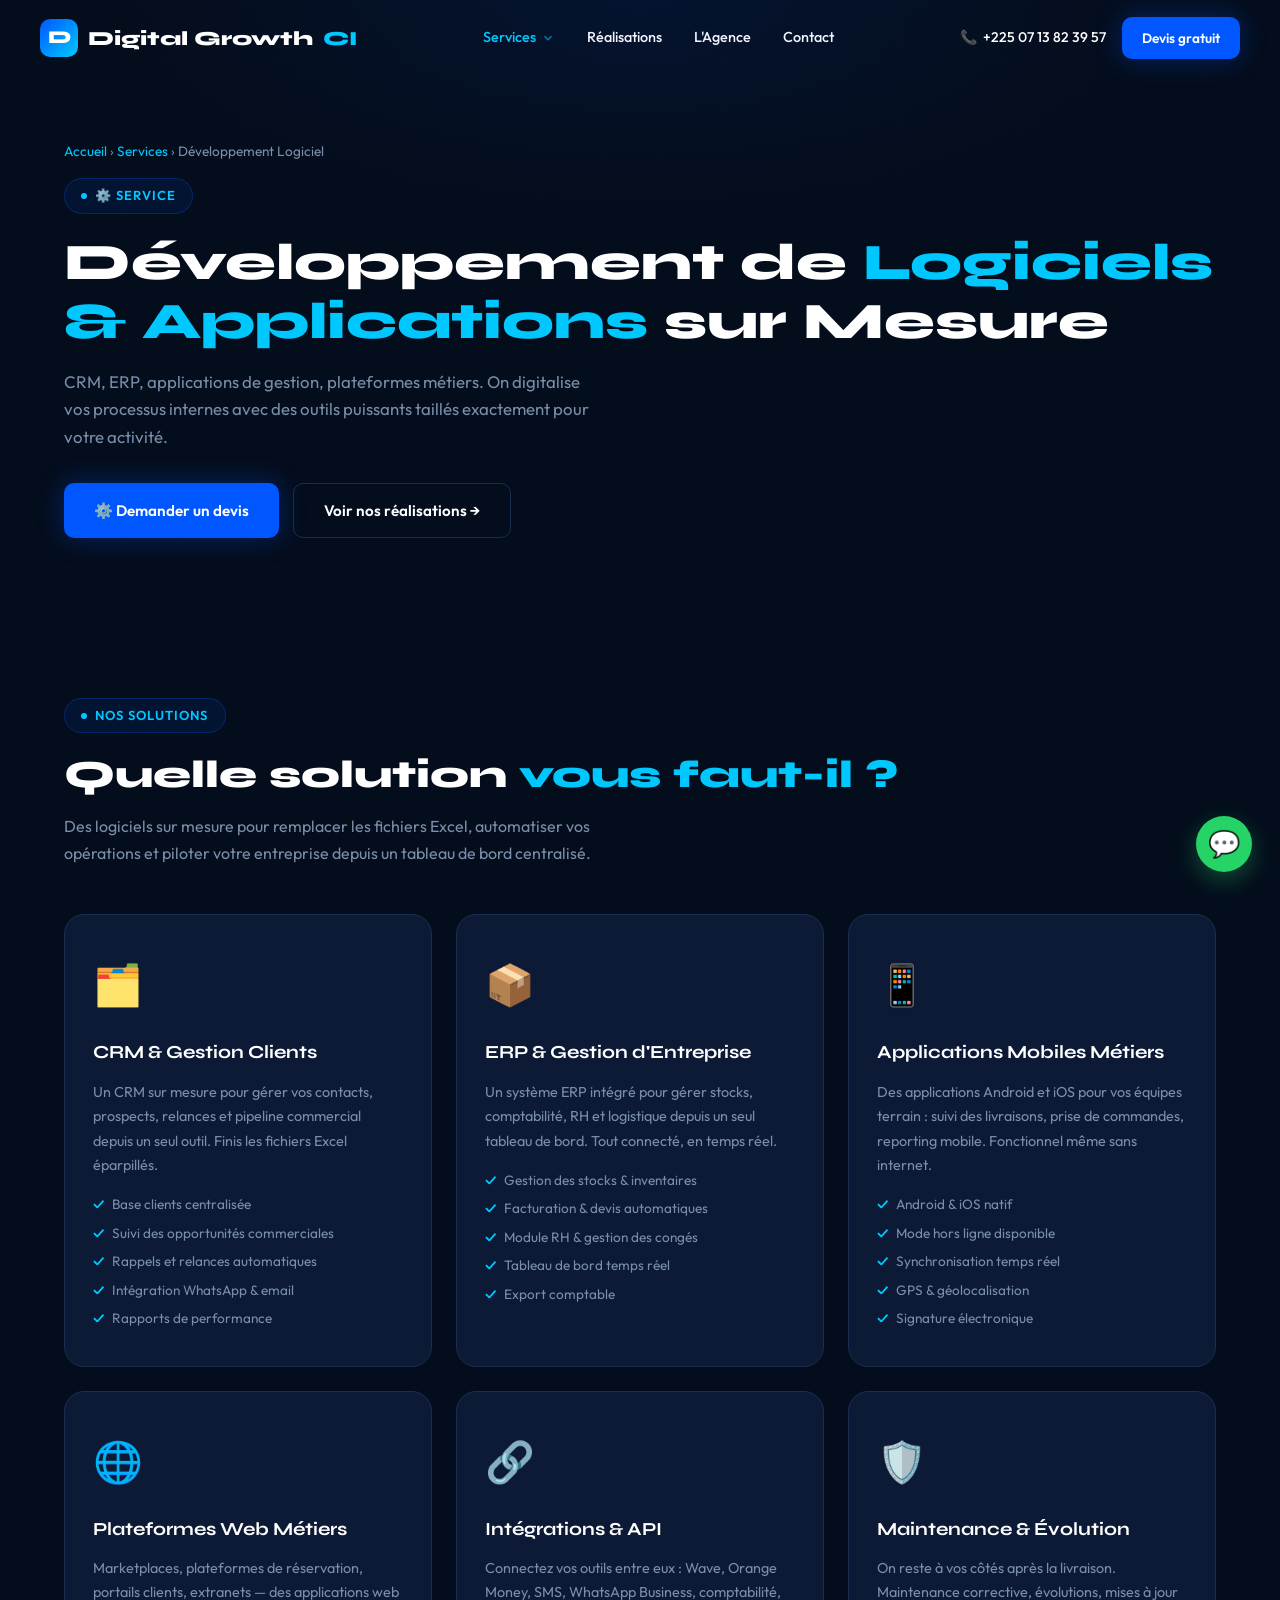
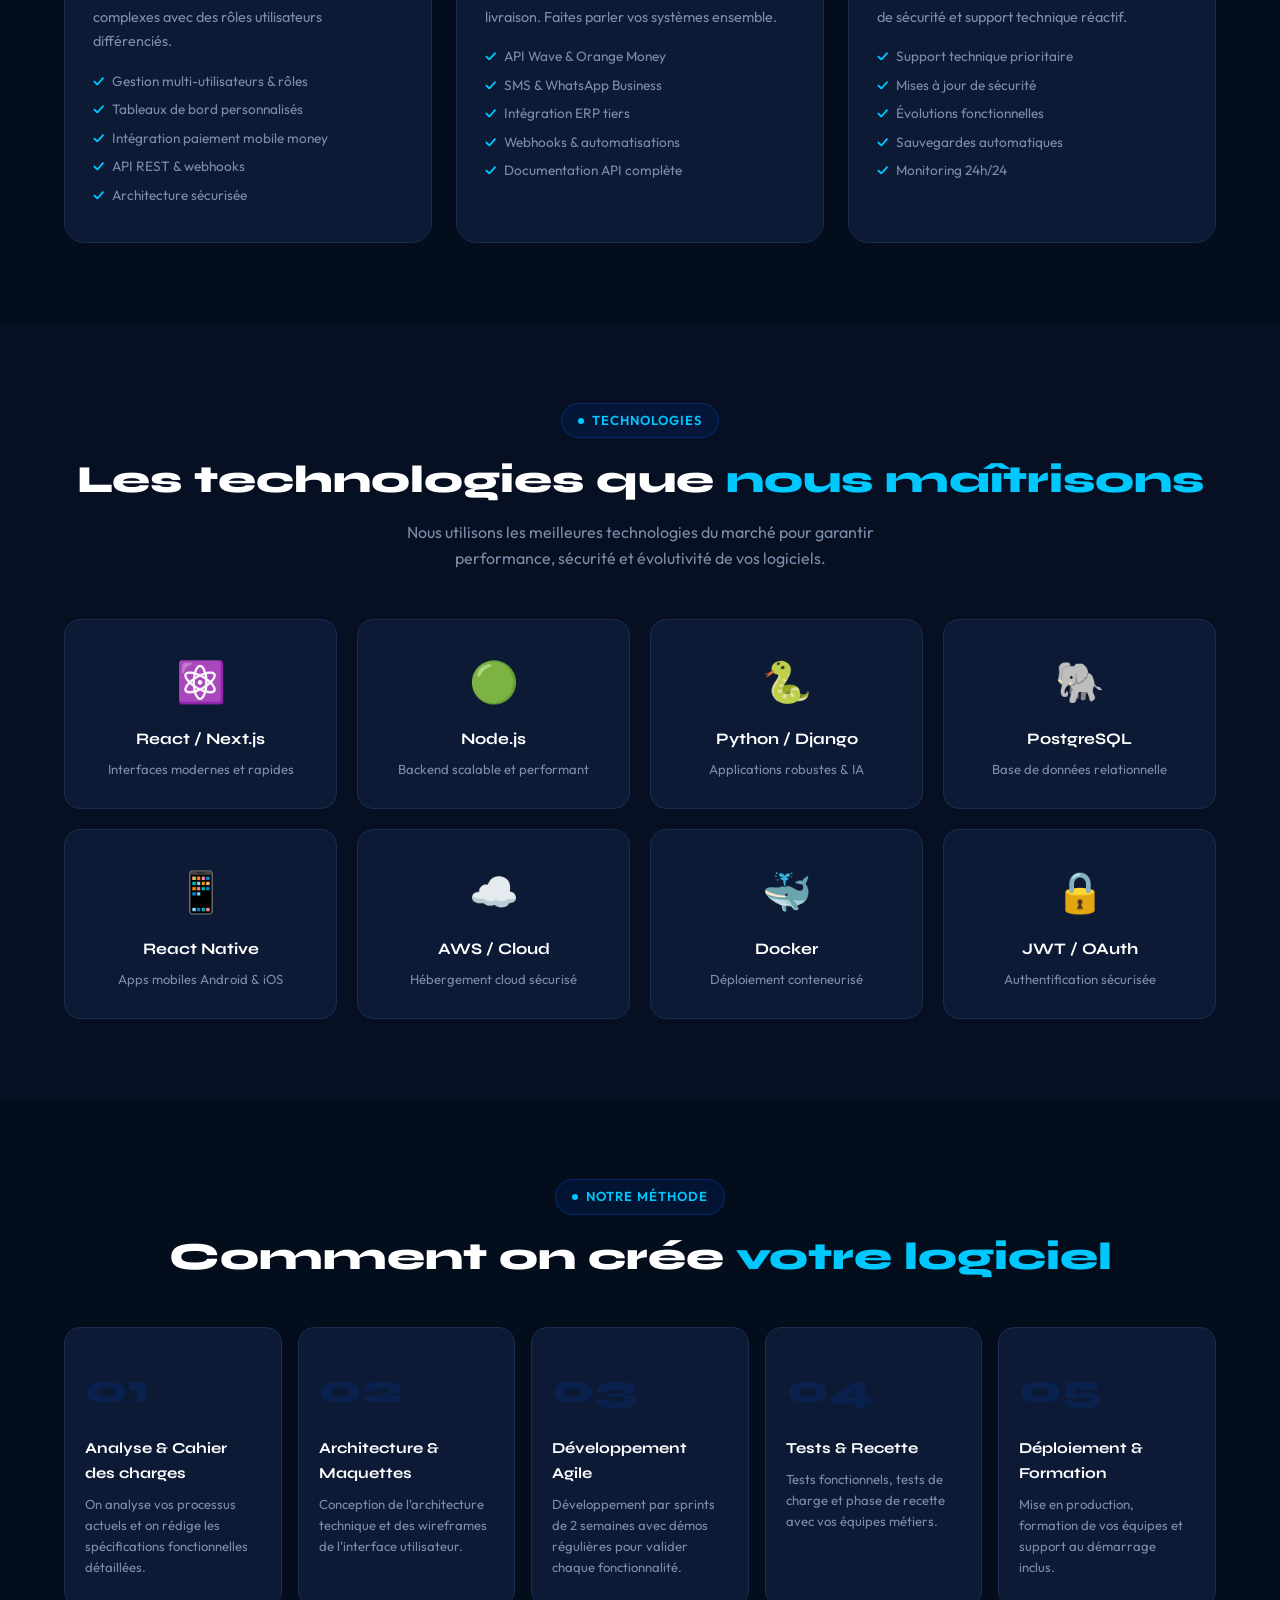
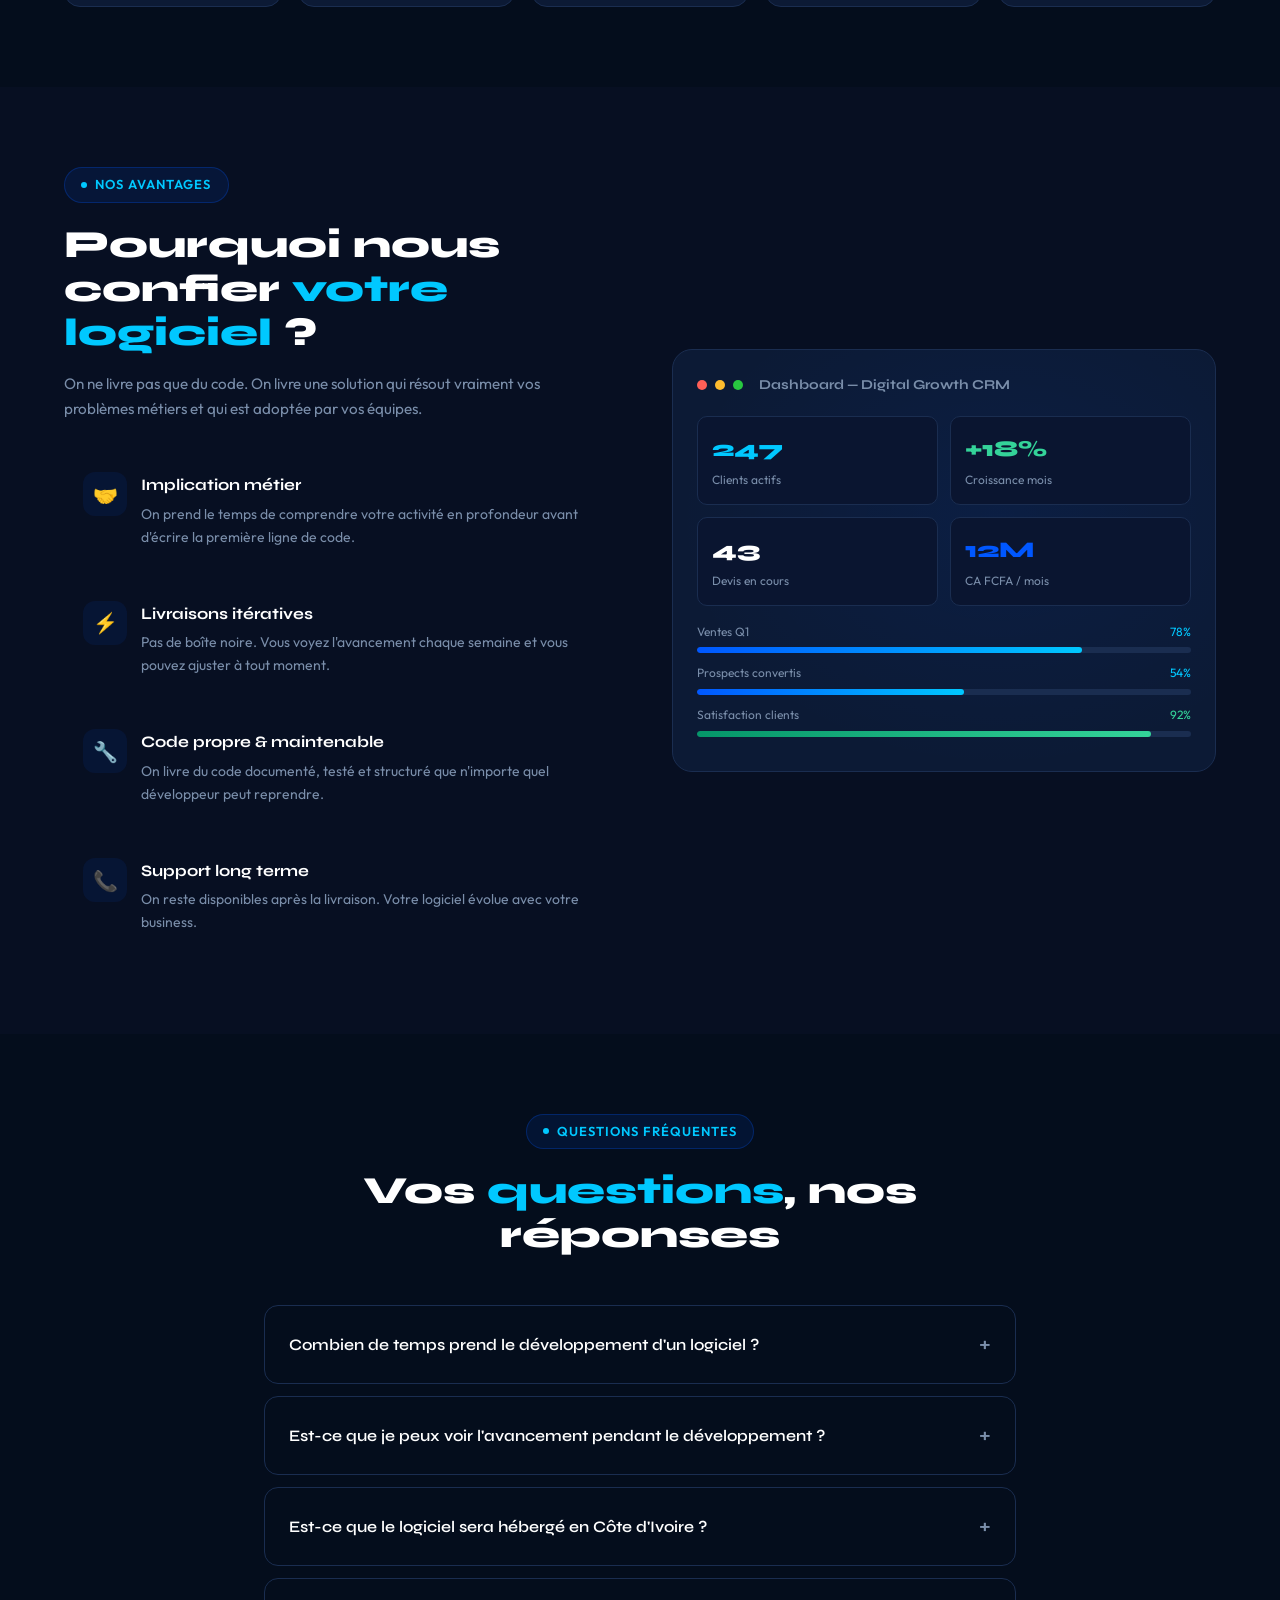
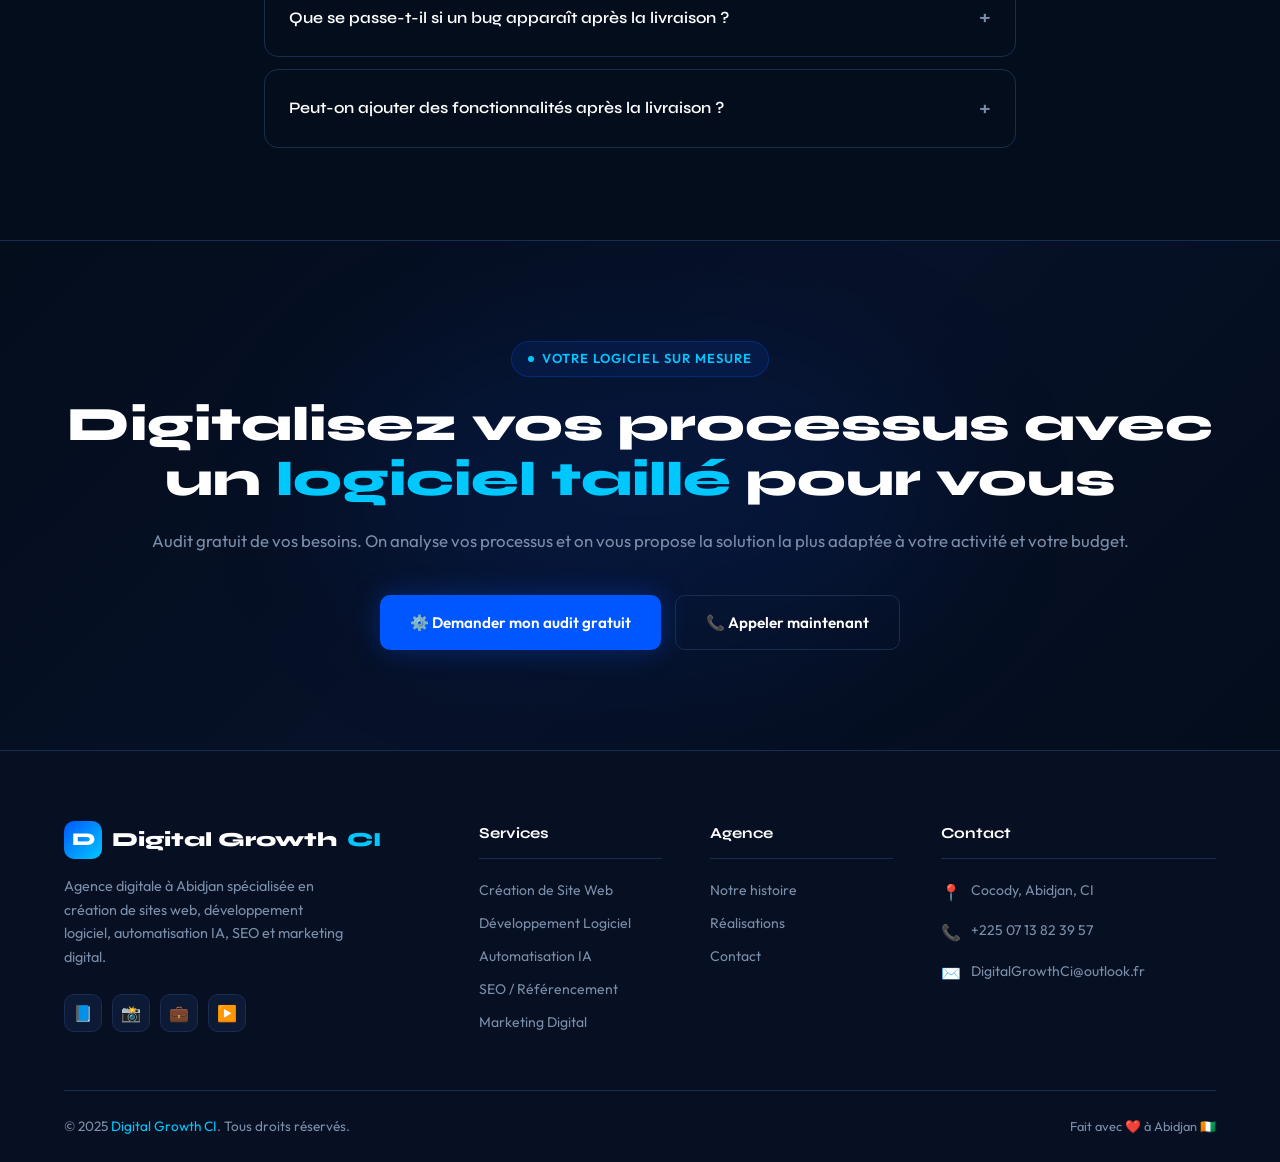
<file: developpement-logiciel.html>
<!DOCTYPE html>
<html lang="fr">
<head>
  <meta charset="UTF-8"/><meta name="viewport" content="width=device-width, initial-scale=1.0"/>
  <title>Développement Logiciel | Digital Growth CI — Applications Métiers Abidjan</title>
  <meta name="description" content="Développement de logiciels et applications métiers sur mesure à Abidjan. CRM, ERP, apps mobiles. Digital Growth CI, votre partenaire tech en Côte d'Ivoire."/>
  <link rel="preconnect" href="https://fonts.googleapis.com"/>
  <link href="https://fonts.googleapis.com/css2?family=Syne:wght@400;600;700;800&family=Outfit:wght@300;400;500;600&display=swap" rel="stylesheet"/>
  <style>
    *,*::before,*::after{box-sizing:border-box;margin:0;padding:0}
    :root{--bg:#040D1C;--bg2:#070F22;--bg3:#0A1530;--card:#0C1A35;--blue:#0057FF;--cyan:#00C8FF;--glow:#0057FF55;--white:#FFF;--off:#EFF4FF;--muted:#7A8EAA;--border:#1A2D50;--radius:14px;--font-h:'Syne',sans-serif;--font-b:'Outfit',sans-serif}
    html{scroll-behavior:smooth}
    body{background:var(--bg);color:var(--off);font-family:var(--font-b);font-size:16px;line-height:1.65;overflow-x:hidden}
    a{color:inherit;text-decoration:none}
    ::-webkit-scrollbar{width:6px}::-webkit-scrollbar-track{background:var(--bg)}::-webkit-scrollbar-thumb{background:var(--blue);border-radius:3px}
    .container{max-width:1200px;margin:0 auto;padding:0 24px}
    h1,h2,h3{font-family:var(--font-h);line-height:1.15}
    .btn{display:inline-flex;align-items:center;gap:10px;padding:14px 30px;border-radius:10px;font-family:var(--font-b);font-size:.95rem;font-weight:600;cursor:pointer;transition:all .25s;border:none}
    .btn-primary{background:var(--blue);color:#fff;box-shadow:0 0 28px var(--glow)}.btn-primary:hover{background:#1468ff;transform:translateY(-2px)}
    .btn-outline{background:transparent;color:var(--white);border:1.5px solid var(--border)}.btn-outline:hover{border-color:var(--blue);color:var(--cyan)}
    .tag{display:inline-flex;align-items:center;gap:8px;background:#0057FF1A;border:1px solid #0057FF44;color:var(--cyan);font-size:13px;font-weight:600;letter-spacing:.08em;text-transform:uppercase;padding:6px 16px;border-radius:100px;margin-bottom:20px}
    .tag::before{content:'';width:6px;height:6px;border-radius:50%;background:var(--cyan);display:block}
    /* HEADER */
    header{position:fixed;top:0;left:0;right:0;z-index:1000;padding:0 24px;transition:all .3s}
    header.scrolled{background:#040D1Cee;backdrop-filter:blur(16px);border-bottom:1px solid var(--border)}
    .header-inner{max-width:1200px;margin:0 auto;display:flex;align-items:center;justify-content:space-between;height:76px}
    .logo{display:flex;align-items:center;gap:10px;font-family:var(--font-h);font-size:1.25rem;font-weight:800;color:var(--white)}
    .logo-icon{width:38px;height:38px;border-radius:10px;background:linear-gradient(135deg,var(--blue),var(--cyan));display:flex;align-items:center;justify-content:center;font-size:18px;font-weight:800;color:#fff}
    .logo span{color:var(--cyan)}
    nav{display:flex;align-items:center;gap:4px}
    .nav-item{position:relative}
    .nav-link{display:flex;align-items:center;gap:5px;padding:8px 14px;border-radius:8px;font-size:.9rem;font-weight:500;color:var(--off);transition:all .2s;cursor:pointer}
    .nav-link:hover{color:var(--cyan);background:#0057FF11}
    .arrow{width:14px;height:14px;transition:transform .2s;opacity:.6}
    .nav-item:hover .arrow{transform:rotate(180deg)}
    .dropdown{position:absolute;top:calc(100% + 8px);left:0;background:var(--bg3);border:1px solid var(--border);border-radius:var(--radius);padding:8px;min-width:240px;opacity:0;pointer-events:none;transform:translateY(-8px);transition:all .2s;box-shadow:0 20px 60px #00000055}
    .nav-item:hover .dropdown{opacity:1;pointer-events:all;transform:translateY(0)}
    .dropdown a{display:flex;align-items:center;gap:10px;padding:10px 14px;border-radius:8px;font-size:.875rem;color:var(--off);transition:all .15s}
    .dropdown a:hover{background:#0057FF15;color:var(--cyan)}
    .header-right{display:flex;align-items:center;gap:16px}
    .header-phone{font-size:.875rem;color:var(--muted);display:flex;align-items:center;gap:6px}
    .header-phone span{color:var(--white);font-weight:500}
    .hamburger{display:none;flex-direction:column;gap:5px;cursor:pointer;padding:6px;border:none;background:none}
    .hamburger span{display:block;width:24px;height:2px;background:var(--white);border-radius:2px}
    .mobile-menu{display:none;position:fixed;inset:0;z-index:999;background:var(--bg2);flex-direction:column;padding:100px 32px 40px;overflow-y:auto}
    .mobile-menu.open{display:flex}
    .mobile-menu a{padding:14px 0;font-size:1.2rem;font-weight:600;border-bottom:1px solid var(--border);color:var(--off)}
    .mobile-menu a:hover{color:var(--cyan)}
    .mobile-close{position:absolute;top:24px;right:24px;background:none;border:none;color:var(--white);font-size:28px;cursor:pointer}
    @media(max-width:768px){nav{display:none}.hamburger{display:flex}.header-phone{display:none}}
    /* PAGE HERO */
    .page-hero{padding:140px 0 80px;position:relative;overflow:hidden;background:radial-gradient(ellipse 60% 50% at 50% 0%,#0057FF15 0%,transparent 70%)}
    .page-hero::before{content:'';position:absolute;inset:0;background-image:linear-gradient(var(--border) 1px,transparent 1px),linear-gradient(90deg,var(--border) 1px,transparent 1px);background-size:60px 60px;opacity:.05}
    .breadcrumb{font-size:.85rem;color:var(--muted);margin-bottom:16px}
    .breadcrumb a{color:var(--cyan)}
    .page-title{font-size:clamp(2.2rem,4vw,3.2rem);font-weight:800;color:var(--white);margin-bottom:16px}
    .page-title span{color:var(--cyan)}
    .page-sub{font-size:1.05rem;color:var(--muted);max-width:540px;margin-bottom:32px}
    /* SECTIONS */
    .section{padding:80px 0}
    .section-title{font-size:clamp(1.8rem,3vw,2.5rem);font-weight:800;color:var(--white);margin-bottom:16px}
    .section-title span{color:var(--cyan)}
    .section-sub{font-size:1rem;color:var(--muted);max-width:560px;margin-bottom:48px}
    /* CARDS SERVICES */
    .cards-grid{display:grid;grid-template-columns:repeat(3,1fr);gap:24px}
    @media(max-width:900px){.cards-grid{grid-template-columns:repeat(2,1fr)}}
    @media(max-width:580px){.cards-grid{grid-template-columns:1fr}}
    .svc-card{background:var(--card);border:1px solid var(--border);border-radius:20px;padding:36px 28px;transition:all .3s;position:relative;overflow:hidden}
    .svc-card::before{content:'';position:absolute;top:0;left:0;right:0;height:2px;background:linear-gradient(90deg,var(--blue),var(--cyan));opacity:0;transition:opacity .3s}
    .svc-card:hover{border-color:#0057FF44;transform:translateY(-5px);box-shadow:0 20px 50px #0057FF12}
    .svc-card:hover::before{opacity:1}
    .svc-icon{font-size:2.5rem;margin-bottom:20px}
    .svc-title{font-family:var(--font-h);font-size:1.15rem;font-weight:700;color:var(--white);margin-bottom:12px}
    .svc-desc{font-size:.9rem;color:var(--muted);line-height:1.7;margin-bottom:16px}
    .svc-list{display:flex;flex-direction:column;gap:6px}
    .svc-list li{display:flex;align-items:center;gap:8px;font-size:.85rem;color:var(--muted);list-style:none}
    .svc-list li::before{content:'✓';color:var(--cyan);font-weight:700;flex-shrink:0}
    /* TECHNO STACK */
    .stack-section{background:var(--bg2);padding:80px 0}
    .stack-grid{display:grid;grid-template-columns:repeat(4,1fr);gap:20px}
    @media(max-width:900px){.stack-grid{grid-template-columns:repeat(2,1fr)}}
    .stack-card{background:var(--card);border:1px solid var(--border);border-radius:16px;padding:28px 24px;transition:all .3s;text-align:center}
    .stack-card:hover{border-color:#0057FF44;transform:translateY(-4px)}
    .stack-icon{font-size:2.5rem;margin-bottom:12px}
    .stack-name{font-family:var(--font-h);font-size:1rem;font-weight:700;color:var(--white);margin-bottom:6px}
    .stack-desc{font-size:.82rem;color:var(--muted)}
    /* PROCESS */
    .process-section{padding:80px 0}
    .steps-grid{display:grid;grid-template-columns:repeat(5,1fr);gap:16px}
    @media(max-width:1024px){.steps-grid{grid-template-columns:repeat(3,1fr)}}
    @media(max-width:600px){.steps-grid{grid-template-columns:repeat(2,1fr)}}
    .step-card{background:var(--card);border:1px solid var(--border);border-radius:16px;padding:28px 20px;position:relative;transition:all .3s}
    .step-card:hover{border-color:#0057FF44}
    .step-num{font-family:var(--font-h);font-size:2.5rem;font-weight:800;color:#0057FF20;margin-bottom:14px}
    .step-title{font-family:var(--font-h);font-size:.95rem;font-weight:700;color:var(--white);margin-bottom:8px}
    .step-desc{font-size:.82rem;color:var(--muted);line-height:1.6}
    /* AVANTAGES */
    .why-section{background:var(--bg2);padding:80px 0}
    .why-grid{display:grid;grid-template-columns:1fr 1fr;gap:64px;align-items:center}
    @media(max-width:900px){.why-grid{grid-template-columns:1fr}}
    .why-list{display:flex;flex-direction:column;gap:14px}
    .why-item{display:flex;gap:14px;align-items:flex-start;padding:18px;border-radius:12px;border:1px solid transparent;transition:all .25s}
    .why-item:hover{background:var(--card);border-color:var(--border)}
    .w-icon{width:44px;height:44px;border-radius:12px;background:#0057FF15;display:flex;align-items:center;justify-content:center;font-size:20px;flex-shrink:0}
    .w-title{font-family:var(--font-h);font-weight:700;color:var(--white);margin-bottom:4px}
    .w-desc{font-size:.875rem;color:var(--muted)}
    .dashboard-mockup{background:var(--card);border:1px solid var(--border);border-radius:20px;padding:24px;position:relative;overflow:hidden}
    .dashboard-mockup::before{content:'';position:absolute;inset:0;background:radial-gradient(ellipse at 60% 40%,#0057FF12,transparent 70%)}
    .mock-header{display:flex;align-items:center;gap:8px;margin-bottom:20px}
    .mock-dot{width:10px;height:10px;border-radius:50%}
    .mock-title{font-family:var(--font-h);font-size:.85rem;font-weight:700;color:var(--muted);margin-left:8px}
    .mock-stats{display:grid;grid-template-columns:1fr 1fr;gap:12px;margin-bottom:16px}
    .mock-stat{background:var(--bg3);border:1px solid var(--border);border-radius:10px;padding:14px}
    .mock-stat-num{font-family:var(--font-h);font-size:1.4rem;font-weight:800;color:var(--white)}
    .mock-stat-label{font-size:.75rem;color:var(--muted);margin-top:2px}
    .mock-bar-section{margin-top:4px}
    .mock-bar-label{display:flex;justify-content:space-between;font-size:.75rem;color:var(--muted);margin-bottom:6px}
    .mock-bar{height:6px;background:var(--border);border-radius:3px;margin-bottom:10px;overflow:hidden}
    .mock-bar-fill{height:100%;border-radius:3px;background:linear-gradient(90deg,var(--blue),var(--cyan))}
    /* FAQ */
    .faq-section{padding:80px 0}
    .faq-item{border:1px solid var(--border);border-radius:14px;margin-bottom:12px;overflow:hidden;transition:border-color .2s}
    .faq-item.open{border-color:#0057FF44}
    .faq-q{display:flex;justify-content:space-between;align-items:center;padding:20px 24px;cursor:pointer;font-family:var(--font-h);font-size:1rem;font-weight:600;color:var(--white)}
    .faq-q:hover{color:var(--cyan)}
    .faq-icon{font-size:1.4rem;transition:transform .3s;color:var(--muted)}
    .faq-item.open .faq-icon{transform:rotate(45deg);color:var(--cyan)}
    .faq-a{display:none;padding:0 24px 20px;font-size:.9rem;color:var(--muted);line-height:1.7}
    .faq-item.open .faq-a{display:block}
    /* CTA */
    .cta-section{position:relative;overflow:hidden;background:linear-gradient(135deg,#040D1C,#071128,#040D1C);border-top:1px solid var(--border)}
    .cta-glow{position:absolute;top:50%;left:50%;transform:translate(-50%,-50%);width:600px;height:300px;border-radius:50%;background:#0057FF18;filter:blur(80px)}
    .cta-inner{position:relative;z-index:1;text-align:center;padding:100px 24px}
    .cta-inner h2{font-size:clamp(2rem,4vw,3rem);font-weight:800;color:var(--white);margin-bottom:20px}
    .cta-inner h2 span{color:var(--cyan)}
    .cta-inner p{font-size:1.05rem;color:var(--muted);margin-bottom:40px}
    .cta-actions{display:flex;justify-content:center;flex-wrap:wrap;gap:14px}
    /* FOOTER */
    footer{background:var(--bg2);border-top:1px solid var(--border);padding:70px 0 0}
    .footer-grid{display:grid;grid-template-columns:2fr 1fr 1fr 1.5fr;gap:48px;margin-bottom:56px}
    @media(max-width:900px){.footer-grid{grid-template-columns:1fr 1fr}}
    @media(max-width:600px){.footer-grid{grid-template-columns:1fr}}
    .footer-brand p{font-size:.9rem;color:var(--muted);max-width:280px;margin:16px 0 24px}
    .social-links{display:flex;gap:10px}
    .social-link{width:38px;height:38px;border-radius:10px;background:var(--card);border:1px solid var(--border);display:flex;align-items:center;justify-content:center;font-size:16px;transition:all .2s}
    .social-link:hover{background:var(--blue);border-color:var(--blue);transform:translateY(-3px)}
    .footer-col h4{font-family:var(--font-h);font-size:.95rem;font-weight:700;color:var(--white);margin-bottom:20px;padding-bottom:12px;border-bottom:1px solid var(--border)}
    .footer-links{display:flex;flex-direction:column;gap:10px}
    .footer-links a{font-size:.875rem;color:var(--muted);transition:color .2s}
    .footer-links a:hover{color:var(--cyan)}
    .footer-contact-item{display:flex;gap:10px;align-items:flex-start;margin-bottom:14px}
    .fc-text{font-size:.875rem;color:var(--muted)}
    .fc-text a{color:var(--muted)}.fc-text a:hover{color:var(--cyan)}
    .footer-bottom{border-top:1px solid var(--border);padding:24px 0;display:flex;justify-content:space-between;align-items:center;flex-wrap:wrap;gap:12px}
    .footer-bottom p{font-size:.85rem;color:var(--muted)}
    .footer-bottom span{color:var(--cyan)}
    .wa-btn{position:fixed;bottom:28px;right:28px;z-index:998;width:56px;height:56px;border-radius:50%;background:#25D366;display:flex;align-items:center;justify-content:center;font-size:26px;box-shadow:0 8px 24px #25D36655;transition:transform .25s}
    .wa-btn:hover{transform:scale(1.1)}
    .reveal{opacity:0;transform:translateY(28px);transition:all .6s}
    .reveal.visible{opacity:1;transform:translateY(0)}
  </style>
</head>
<body>
  <header id="header">
    <div class="header-inner">
      <a href="index.html" class="logo"><div class="logo-icon">D</div>Digital Growth <span>CI</span></a>
      <nav>
        <div class="nav-item">
          <div class="nav-link" style="color:var(--cyan)">Services <svg class="arrow" viewBox="0 0 24 24" fill="none" stroke="currentColor" stroke-width="2.5"><path d="M6 9l6 6 6-6"/></svg></div>
          <div class="dropdown">
            <a href="creation-site-web.html"><span>🖥️</span> Création de Site Web</a>
            <a href="developpement-logiciel.html"><span>⚙️</span> Développement Logiciel</a>
            <a href="automatisation-ia.html"><span>🤖</span> Automatisation IA</a>
            <a href="seo.html"><span>📈</span> SEO / Référencement</a>
            <a href="marketing-digital.html"><span>🚀</span> Marketing Digital</a>
          </div>
        </div>
        <a href="realisations.html" class="nav-link">Réalisations</a>
        <a href="agence.html" class="nav-link">L'Agence</a>
        <a href="contact.html" class="nav-link">Contact</a>
      </nav>
      <div class="header-right">
        <div class="header-phone">📞 <span><a href="tel:+2250713823957">+225 07 13 82 39 57</a></span></div>
        <a href="contact.html" class="btn btn-primary" style="padding:10px 20px;font-size:.85rem;">Devis gratuit</a>
        <button class="hamburger" onclick="toggleMenu()"><span></span><span></span><span></span></button>
      </div>
    </div>
  </header>

  <div class="mobile-menu" id="mobileMenu">
    <button class="mobile-close" onclick="toggleMenu()">✕</button>
    <a href="index.html">🏠 Accueil</a>
    <a href="creation-site-web.html">🖥️ Création de Site Web</a>
    <a href="developpement-logiciel.html">⚙️ Développement Logiciel</a>
    <a href="automatisation-ia.html">🤖 Automatisation IA</a>
    <a href="seo.html">📈 SEO / Référencement</a>
    <a href="marketing-digital.html">🚀 Marketing Digital</a>
    <a href="realisations.html">🏆 Réalisations</a>
    <a href="agence.html">🏢 L'Agence</a>
    <a href="contact.html">📞 Contact</a>
  </div>

  <!-- HERO -->
  <section class="page-hero">
    <div class="container" style="position:relative;z-index:1">
      <div class="breadcrumb"><a href="index.html">Accueil</a> › <a href="#">Services</a> › Développement Logiciel</div>
      <div class="tag">⚙️ Service</div>
      <h1 class="page-title">Développement de <span>Logiciels & Applications</span> sur Mesure</h1>
      <p class="page-sub">CRM, ERP, applications de gestion, plateformes métiers. On digitalise vos processus internes avec des outils puissants taillés exactement pour votre activité.</p>
      <div style="display:flex;gap:14px;flex-wrap:wrap">
        <a href="contact.html" class="btn btn-primary">⚙️ Demander un devis</a>
        <a href="realisations.html" class="btn btn-outline">Voir nos réalisations →</a>
      </div>
    </div>
  </section>

  <!-- SERVICES -->
  <section class="section">
    <div class="container">
      <div class="tag">Nos solutions</div>
      <h2 class="section-title">Quelle solution <span>vous faut-il ?</span></h2>
      <p class="section-sub">Des logiciels sur mesure pour remplacer les fichiers Excel, automatiser vos opérations et piloter votre entreprise depuis un tableau de bord centralisé.</p>
      <div class="cards-grid">
        <div class="svc-card reveal">
          <div class="svc-icon">🗂️</div>
          <div class="svc-title">CRM & Gestion Clients</div>
          <p class="svc-desc">Un CRM sur mesure pour gérer vos contacts, prospects, relances et pipeline commercial depuis un seul outil. Finis les fichiers Excel éparpillés.</p>
          <ul class="svc-list">
            <li>Base clients centralisée</li>
            <li>Suivi des opportunités commerciales</li>
            <li>Rappels et relances automatiques</li>
            <li>Intégration WhatsApp & email</li>
            <li>Rapports de performance</li>
          </ul>
        </div>
        <div class="svc-card reveal">
          <div class="svc-icon">📦</div>
          <div class="svc-title">ERP & Gestion d'Entreprise</div>
          <p class="svc-desc">Un système ERP intégré pour gérer stocks, comptabilité, RH et logistique depuis un seul tableau de bord. Tout connecté, en temps réel.</p>
          <ul class="svc-list">
            <li>Gestion des stocks & inventaires</li>
            <li>Facturation & devis automatiques</li>
            <li>Module RH & gestion des congés</li>
            <li>Tableau de bord temps réel</li>
            <li>Export comptable</li>
          </ul>
        </div>
        <div class="svc-card reveal">
          <div class="svc-icon">📱</div>
          <div class="svc-title">Applications Mobiles Métiers</div>
          <p class="svc-desc">Des applications Android et iOS pour vos équipes terrain : suivi des livraisons, prise de commandes, reporting mobile. Fonctionnel même sans internet.</p>
          <ul class="svc-list">
            <li>Android & iOS natif</li>
            <li>Mode hors ligne disponible</li>
            <li>Synchronisation temps réel</li>
            <li>GPS & géolocalisation</li>
            <li>Signature électronique</li>
          </ul>
        </div>
        <div class="svc-card reveal">
          <div class="svc-icon">🌐</div>
          <div class="svc-title">Plateformes Web Métiers</div>
          <p class="svc-desc">Marketplaces, plateformes de réservation, portails clients, extranets — des applications web complexes avec des rôles utilisateurs différenciés.</p>
          <ul class="svc-list">
            <li>Gestion multi-utilisateurs & rôles</li>
            <li>Tableaux de bord personnalisés</li>
            <li>Intégration paiement mobile money</li>
            <li>API REST & webhooks</li>
            <li>Architecture sécurisée</li>
          </ul>
        </div>
        <div class="svc-card reveal">
          <div class="svc-icon">🔗</div>
          <div class="svc-title">Intégrations & API</div>
          <p class="svc-desc">Connectez vos outils entre eux : Wave, Orange Money, SMS, WhatsApp Business, comptabilité, livraison. Faites parler vos systèmes ensemble.</p>
          <ul class="svc-list">
            <li>API Wave & Orange Money</li>
            <li>SMS & WhatsApp Business</li>
            <li>Intégration ERP tiers</li>
            <li>Webhooks & automatisations</li>
            <li>Documentation API complète</li>
          </ul>
        </div>
        <div class="svc-card reveal">
          <div class="svc-icon">🛡️</div>
          <div class="svc-title">Maintenance & Évolution</div>
          <p class="svc-desc">On reste à vos côtés après la livraison. Maintenance corrective, évolutions, mises à jour de sécurité et support technique réactif.</p>
          <ul class="svc-list">
            <li>Support technique prioritaire</li>
            <li>Mises à jour de sécurité</li>
            <li>Évolutions fonctionnelles</li>
            <li>Sauvegardes automatiques</li>
            <li>Monitoring 24h/24</li>
          </ul>
        </div>
      </div>
    </div>
  </section>

  <!-- STACK TECHNIQUE -->
  <div class="stack-section">
    <div class="container">
      <div style="text-align:center;margin-bottom:48px">
        <div class="tag">Technologies</div>
        <h2 class="section-title">Les technologies que <span>nous maîtrisons</span></h2>
        <p class="section-sub" style="margin:0 auto">Nous utilisons les meilleures technologies du marché pour garantir performance, sécurité et évolutivité de vos logiciels.</p>
      </div>
      <div class="stack-grid">
        <div class="stack-card reveal"><div class="stack-icon">⚛️</div><div class="stack-name">React / Next.js</div><div class="stack-desc">Interfaces modernes et rapides</div></div>
        <div class="stack-card reveal"><div class="stack-icon">🟢</div><div class="stack-name">Node.js</div><div class="stack-desc">Backend scalable et performant</div></div>
        <div class="stack-card reveal"><div class="stack-icon">🐍</div><div class="stack-name">Python / Django</div><div class="stack-desc">Applications robustes & IA</div></div>
        <div class="stack-card reveal"><div class="stack-icon">🐘</div><div class="stack-name">PostgreSQL</div><div class="stack-desc">Base de données relationnelle</div></div>
        <div class="stack-card reveal"><div class="stack-icon">📱</div><div class="stack-name">React Native</div><div class="stack-desc">Apps mobiles Android & iOS</div></div>
        <div class="stack-card reveal"><div class="stack-icon">☁️</div><div class="stack-name">AWS / Cloud</div><div class="stack-desc">Hébergement cloud sécurisé</div></div>
        <div class="stack-card reveal"><div class="stack-icon">🐳</div><div class="stack-name">Docker</div><div class="stack-desc">Déploiement conteneurisé</div></div>
        <div class="stack-card reveal"><div class="stack-icon">🔒</div><div class="stack-name">JWT / OAuth</div><div class="stack-desc">Authentification sécurisée</div></div>
      </div>
    </div>
  </div>

  <!-- PROCESSUS -->
  <section class="process-section">
    <div class="container">
      <div style="text-align:center;margin-bottom:48px">
        <div class="tag">Notre méthode</div>
        <h2 class="section-title">Comment on crée <span>votre logiciel</span></h2>
      </div>
      <div class="steps-grid">
        <div class="step-card reveal"><div class="step-num">01</div><div class="step-title">Analyse & Cahier des charges</div><div class="step-desc">On analyse vos processus actuels et on rédige les spécifications fonctionnelles détaillées.</div></div>
        <div class="step-card reveal"><div class="step-num">02</div><div class="step-title">Architecture & Maquettes</div><div class="step-desc">Conception de l'architecture technique et des wireframes de l'interface utilisateur.</div></div>
        <div class="step-card reveal"><div class="step-num">03</div><div class="step-title">Développement Agile</div><div class="step-desc">Développement par sprints de 2 semaines avec démos régulières pour valider chaque fonctionnalité.</div></div>
        <div class="step-card reveal"><div class="step-num">04</div><div class="step-title">Tests & Recette</div><div class="step-desc">Tests fonctionnels, tests de charge et phase de recette avec vos équipes métiers.</div></div>
        <div class="step-card reveal"><div class="step-num">05</div><div class="step-title">Déploiement & Formation</div><div class="step-desc">Mise en production, formation de vos équipes et support au démarrage inclus.</div></div>
      </div>
    </div>
  </section>

  <!-- POURQUOI NOUS -->
  <div class="why-section">
    <div class="container">
      <div class="why-grid">
        <div>
          <div class="tag">Nos avantages</div>
          <h2 class="section-title">Pourquoi nous confier <span>votre logiciel</span> ?</h2>
          <p style="color:var(--muted);margin-bottom:32px;font-size:.95rem">On ne livre pas que du code. On livre une solution qui résout vraiment vos problèmes métiers et qui est adoptée par vos équipes.</p>
          <div class="why-list">
            <div class="why-item reveal"><div class="w-icon">🤝</div><div><div class="w-title">Implication métier</div><div class="w-desc">On prend le temps de comprendre votre activité en profondeur avant d'écrire la première ligne de code.</div></div></div>
            <div class="why-item reveal"><div class="w-icon">⚡</div><div><div class="w-title">Livraisons itératives</div><div class="w-desc">Pas de boîte noire. Vous voyez l'avancement chaque semaine et vous pouvez ajuster à tout moment.</div></div></div>
            <div class="why-item reveal"><div class="w-icon">🔧</div><div><div class="w-title">Code propre & maintenable</div><div class="w-desc">On livre du code documenté, testé et structuré que n'importe quel développeur peut reprendre.</div></div></div>
            <div class="why-item reveal"><div class="w-icon">📞</div><div><div class="w-title">Support long terme</div><div class="w-desc">On reste disponibles après la livraison. Votre logiciel évolue avec votre business.</div></div></div>
          </div>
        </div>
        <div class="dashboard-mockup reveal">
          <div style="position:relative;z-index:1">
            <div class="mock-header">
              <div class="mock-dot" style="background:#FF5F57"></div>
              <div class="mock-dot" style="background:#FEBC2E"></div>
              <div class="mock-dot" style="background:#28C840"></div>
              <div class="mock-title">Dashboard — Digital Growth CRM</div>
            </div>
            <div class="mock-stats">
              <div class="mock-stat"><div class="mock-stat-num" style="color:var(--cyan)">247</div><div class="mock-stat-label">Clients actifs</div></div>
              <div class="mock-stat"><div class="mock-stat-num" style="color:#34D399">+18%</div><div class="mock-stat-label">Croissance mois</div></div>
              <div class="mock-stat"><div class="mock-stat-num">43</div><div class="mock-stat-label">Devis en cours</div></div>
              <div class="mock-stat"><div class="mock-stat-num" style="color:var(--blue)">12M</div><div class="mock-stat-label">CA FCFA / mois</div></div>
            </div>
            <div class="mock-bar-section">
              <div class="mock-bar-label"><span>Ventes Q1</span><span style="color:var(--cyan)">78%</span></div>
              <div class="mock-bar"><div class="mock-bar-fill" style="width:78%"></div></div>
              <div class="mock-bar-label"><span>Prospects convertis</span><span style="color:var(--cyan)">54%</span></div>
              <div class="mock-bar"><div class="mock-bar-fill" style="width:54%"></div></div>
              <div class="mock-bar-label"><span>Satisfaction clients</span><span style="color:#34D399">92%</span></div>
              <div class="mock-bar"><div class="mock-bar-fill" style="width:92%;background:linear-gradient(90deg,#059669,#34D399)"></div></div>
            </div>
          </div>
        </div>
      </div>
    </div>
  </div>

  <!-- FAQ -->
  <section class="faq-section">
    <div class="container" style="max-width:800px">
      <div style="text-align:center;margin-bottom:48px">
        <div class="tag">Questions fréquentes</div>
        <h2 class="section-title">Vos <span>questions</span>, nos réponses</h2>
      </div>
      <div class="faq-item">
        <div class="faq-q">Combien de temps prend le développement d'un logiciel ? <span class="faq-icon">+</span></div>
        <div class="faq-a">Un CRM simple : 4 à 8 semaines. Un ERP complet : 3 à 6 mois. Tout dépend du nombre de fonctionnalités. On vous donne un planning précis dès la phase d'analyse, avec des jalons clairs.</div>
      </div>
      <div class="faq-item">
        <div class="faq-q">Est-ce que je peux voir l'avancement pendant le développement ? <span class="faq-icon">+</span></div>
        <div class="faq-a">Absolument. On travaille en méthode agile avec des démos toutes les 2 semaines. Vous avez accès à un environnement de test en permanence pour voir le logiciel évoluer en temps réel.</div>
      </div>
      <div class="faq-item">
        <div class="faq-q">Est-ce que le logiciel sera hébergé en Côte d'Ivoire ? <span class="faq-icon">+</span></div>
        <div class="faq-a">On peut héberger sur des serveurs cloud internationaux (AWS, OVH) ou locaux selon vos contraintes de conformité. On vous conseille la meilleure option selon votre volume de données et vos besoins de performance.</div>
      </div>
      <div class="faq-item">
        <div class="faq-q">Que se passe-t-il si un bug apparaît après la livraison ? <span class="faq-icon">+</span></div>
        <div class="faq-a">Tous nos projets incluent une période de garantie de 3 mois après la mise en production. Les bugs constatés sont corrigés gratuitement. Au-delà, on propose des contrats de maintenance adaptés.</div>
      </div>
      <div class="faq-item">
        <div class="faq-q">Peut-on ajouter des fonctionnalités après la livraison ? <span class="faq-icon">+</span></div>
        <div class="faq-a">Oui, c'est même prévu dans notre approche. On conçoit le logiciel pour qu'il soit évolutif. Les nouvelles fonctionnalités sont ajoutées sur devis, selon vos besoins et priorités business.</div>
      </div>
    </div>
  </section>

  <!-- CTA -->
  <section class="cta-section">
    <div class="cta-glow"></div>
    <div class="cta-inner">
      <div class="tag" style="margin:0 auto 20px">Votre logiciel sur mesure</div>
      <h2>Digitalisez vos processus avec un <span>logiciel taillé</span> pour vous</h2>
      <p>Audit gratuit de vos besoins. On analyse vos processus et on vous propose la solution la plus adaptée à votre activité et votre budget.</p>
      <div class="cta-actions">
        <a href="contact.html" class="btn btn-primary">⚙️ Demander mon audit gratuit</a>
        <a href="tel:+2250713823957" class="btn btn-outline">📞 Appeler maintenant</a>
      </div>
    </div>
  </section>

  <!-- FOOTER -->
  <footer>
    <div class="container">
      <div class="footer-grid">
        <div class="footer-brand">
          <a href="index.html" class="logo"><div class="logo-icon">D</div>Digital Growth <span>CI</span></a>
          <p>Agence digitale à Abidjan spécialisée en création de sites web, développement logiciel, automatisation IA, SEO et marketing digital.</p>
          <div class="social-links"><a href="#" class="social-link">📘</a><a href="#" class="social-link">📸</a><a href="#" class="social-link">💼</a><a href="#" class="social-link">▶️</a></div>
        </div>
        <div class="footer-col"><h4>Services</h4><div class="footer-links"><a href="creation-site-web.html">Création de Site Web</a><a href="developpement-logiciel.html">Développement Logiciel</a><a href="automatisation-ia.html">Automatisation IA</a><a href="seo.html">SEO / Référencement</a><a href="marketing-digital.html">Marketing Digital</a></div></div>
        <div class="footer-col"><h4>Agence</h4><div class="footer-links"><a href="agence.html">Notre histoire</a><a href="realisations.html">Réalisations</a><a href="contact.html">Contact</a></div></div>
        <div class="footer-col"><h4>Contact</h4>
          <div class="footer-contact-item"><span>📍</span><div class="fc-text">Cocody, Abidjan, CI</div></div>
          <div class="footer-contact-item"><span>📞</span><div class="fc-text"><a href="tel:+2250713823957">+225 07 13 82 39 57</a></div></div>
          <div class="footer-contact-item"><span>✉️</span><div class="fc-text"><a href="mailto:DigitalGrowthCi@outlook.fr">DigitalGrowthCi@outlook.fr</a></div></div>
        </div>
      </div>
      <div class="footer-bottom"><p>© 2025 <span>Digital Growth CI</span>. Tous droits réservés.</p><p style="font-size:.8rem">Fait avec ❤️ à Abidjan 🇨🇮</p></div>
    </div>
  </footer>

  <a href="https://wa.me/2250713823957" class="wa-btn" target="_blank">💬</a>

  <script>
    window.addEventListener('scroll',()=>document.getElementById('header').classList.toggle('scrolled',scrollY>40));
    function toggleMenu(){document.getElementById('mobileMenu').classList.toggle('open');}
    document.querySelectorAll('.faq-q').forEach(q=>{q.addEventListener('click',()=>q.parentElement.classList.toggle('open'));});
    const io=new IntersectionObserver(entries=>{entries.forEach((e,i)=>{if(e.isIntersecting){setTimeout(()=>e.target.classList.add('visible'),i*80);io.unobserve(e.target);}});},{threshold:0.1});
    document.querySelectorAll('.reveal').forEach(r=>io.observe(r));
  </script>
</body>
</html>
</file>
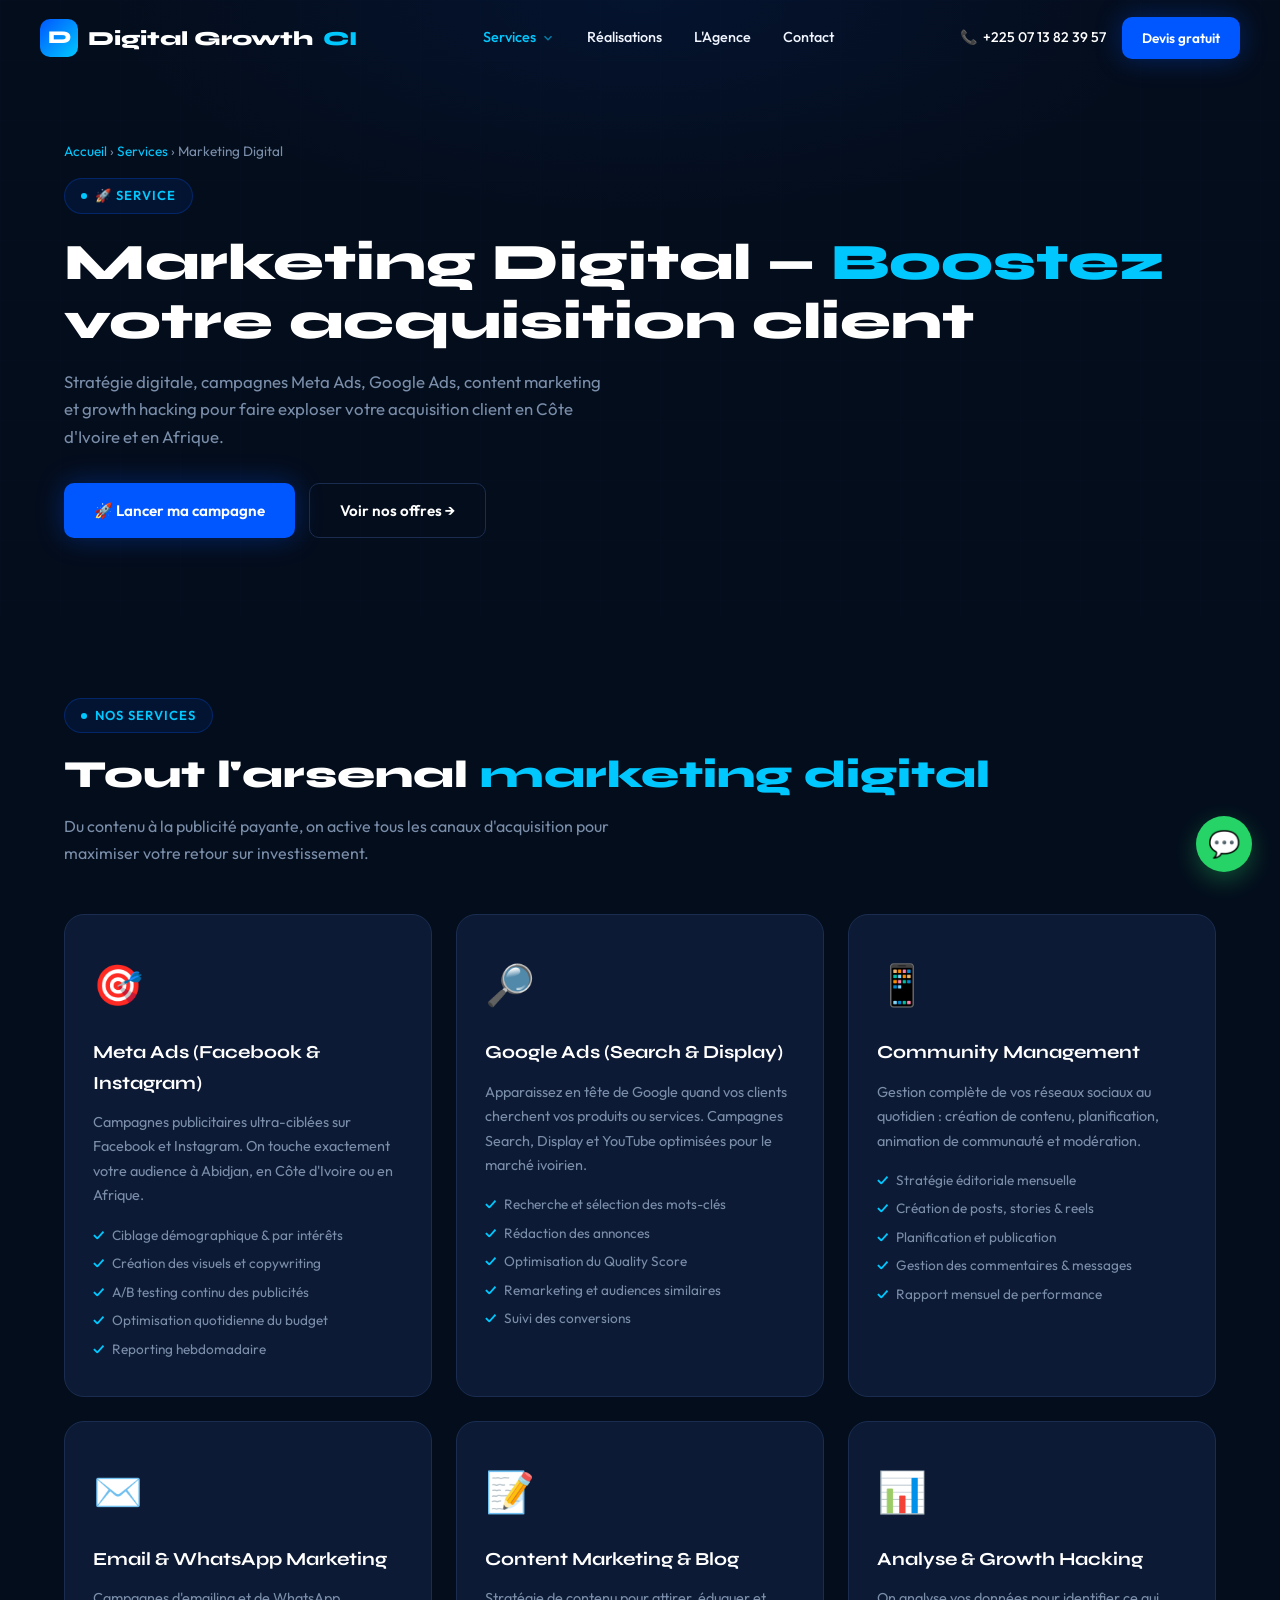
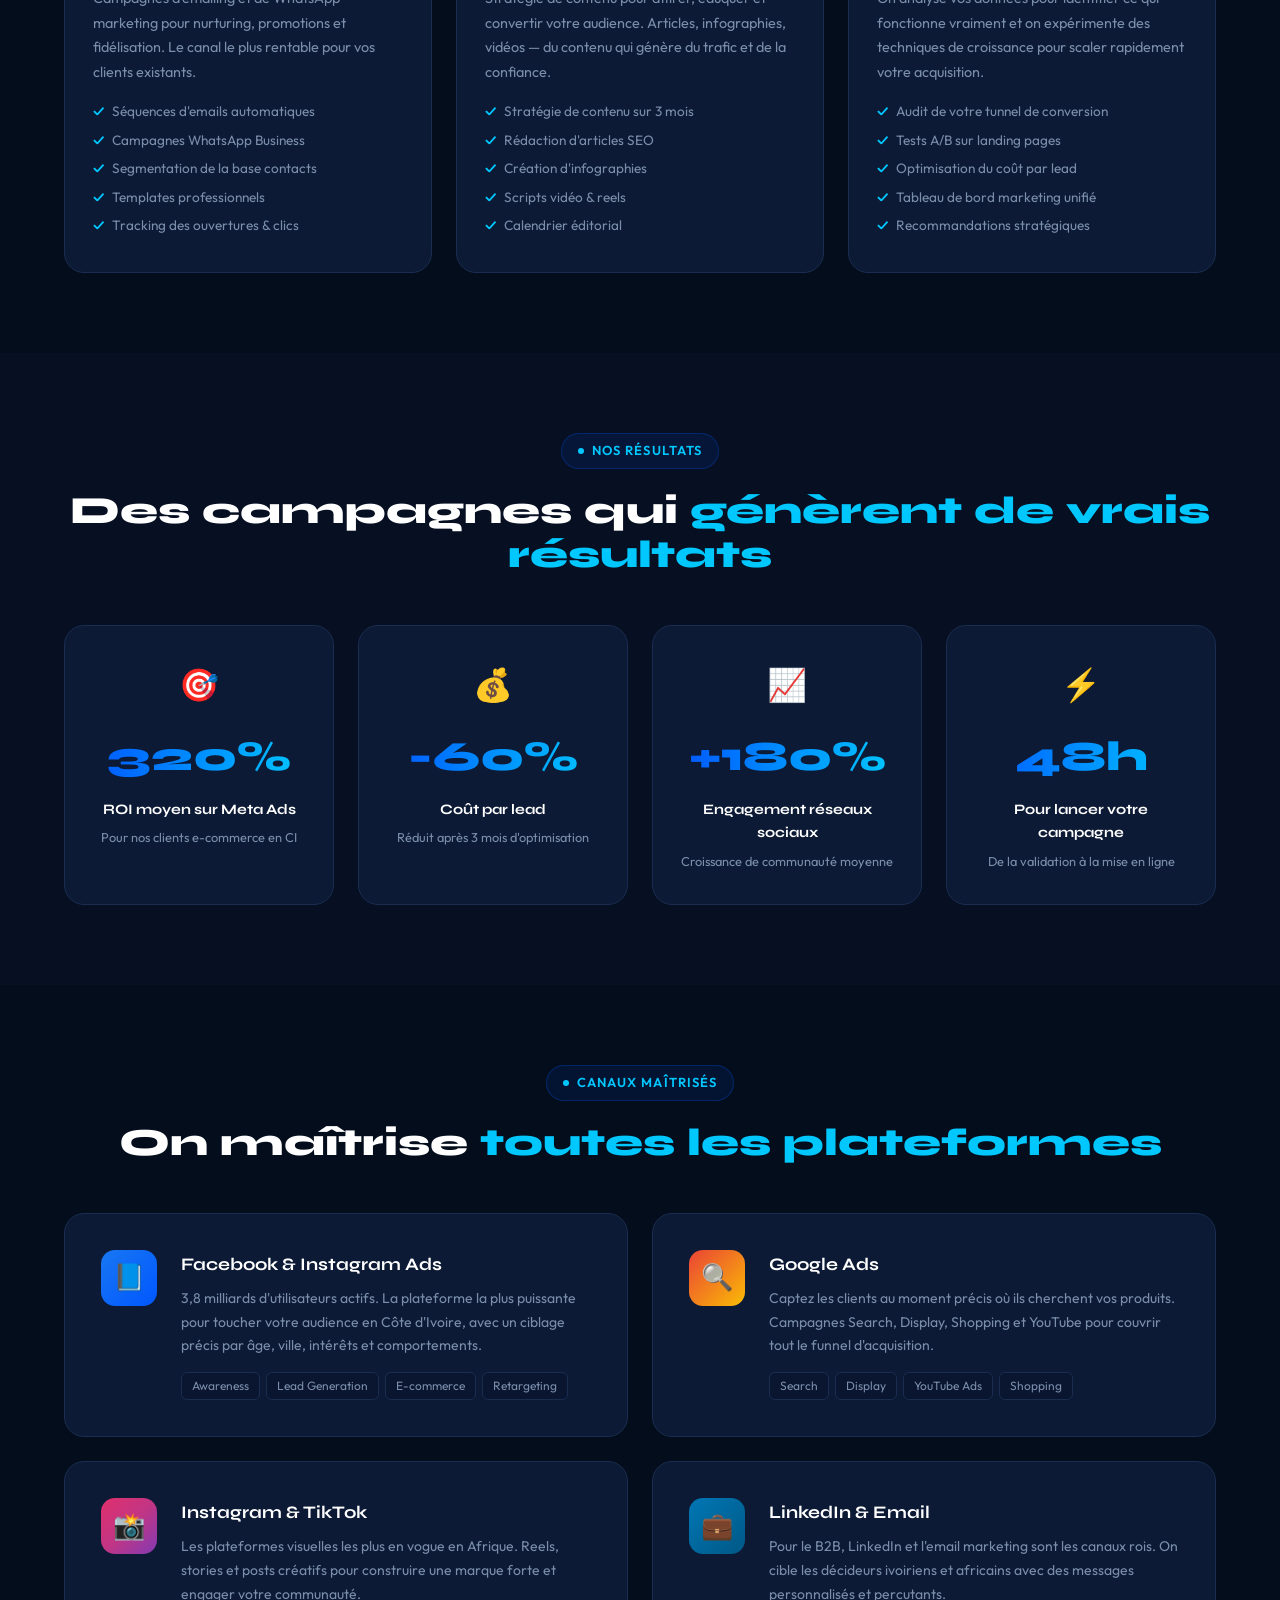
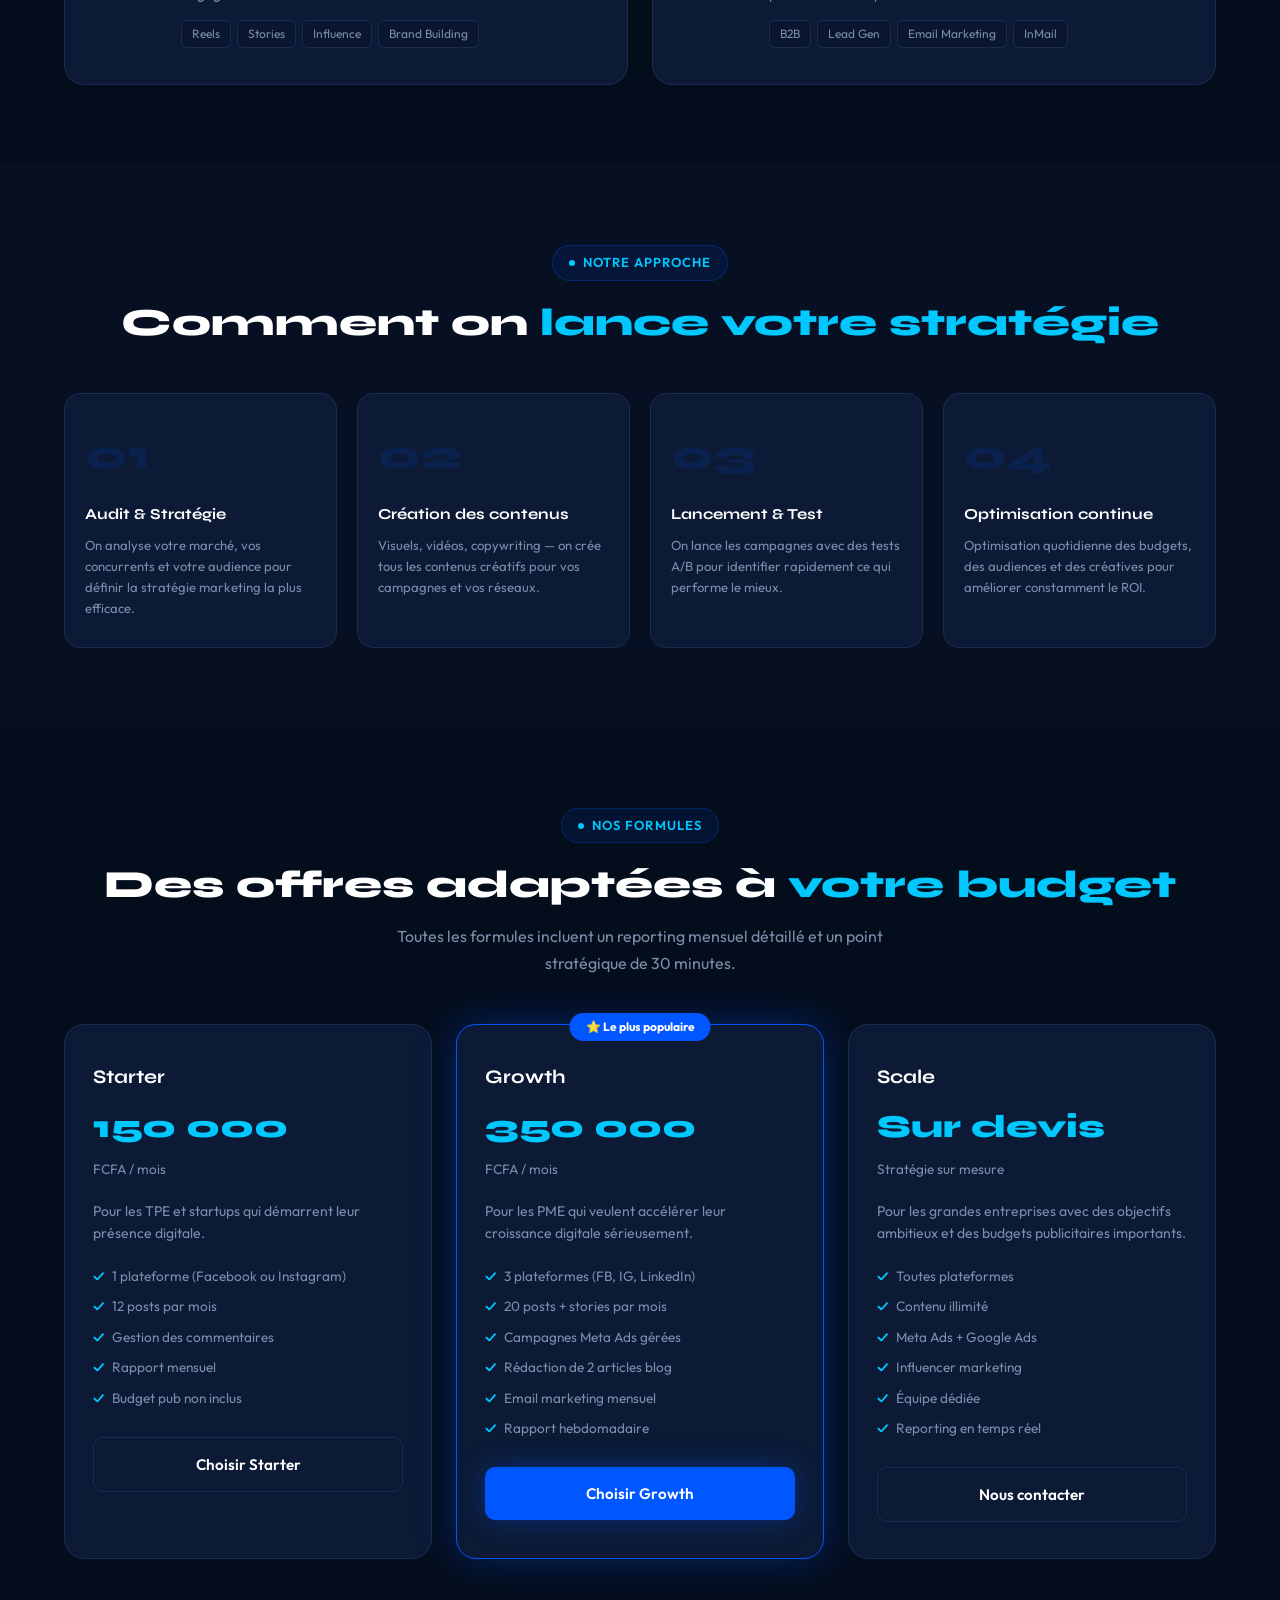
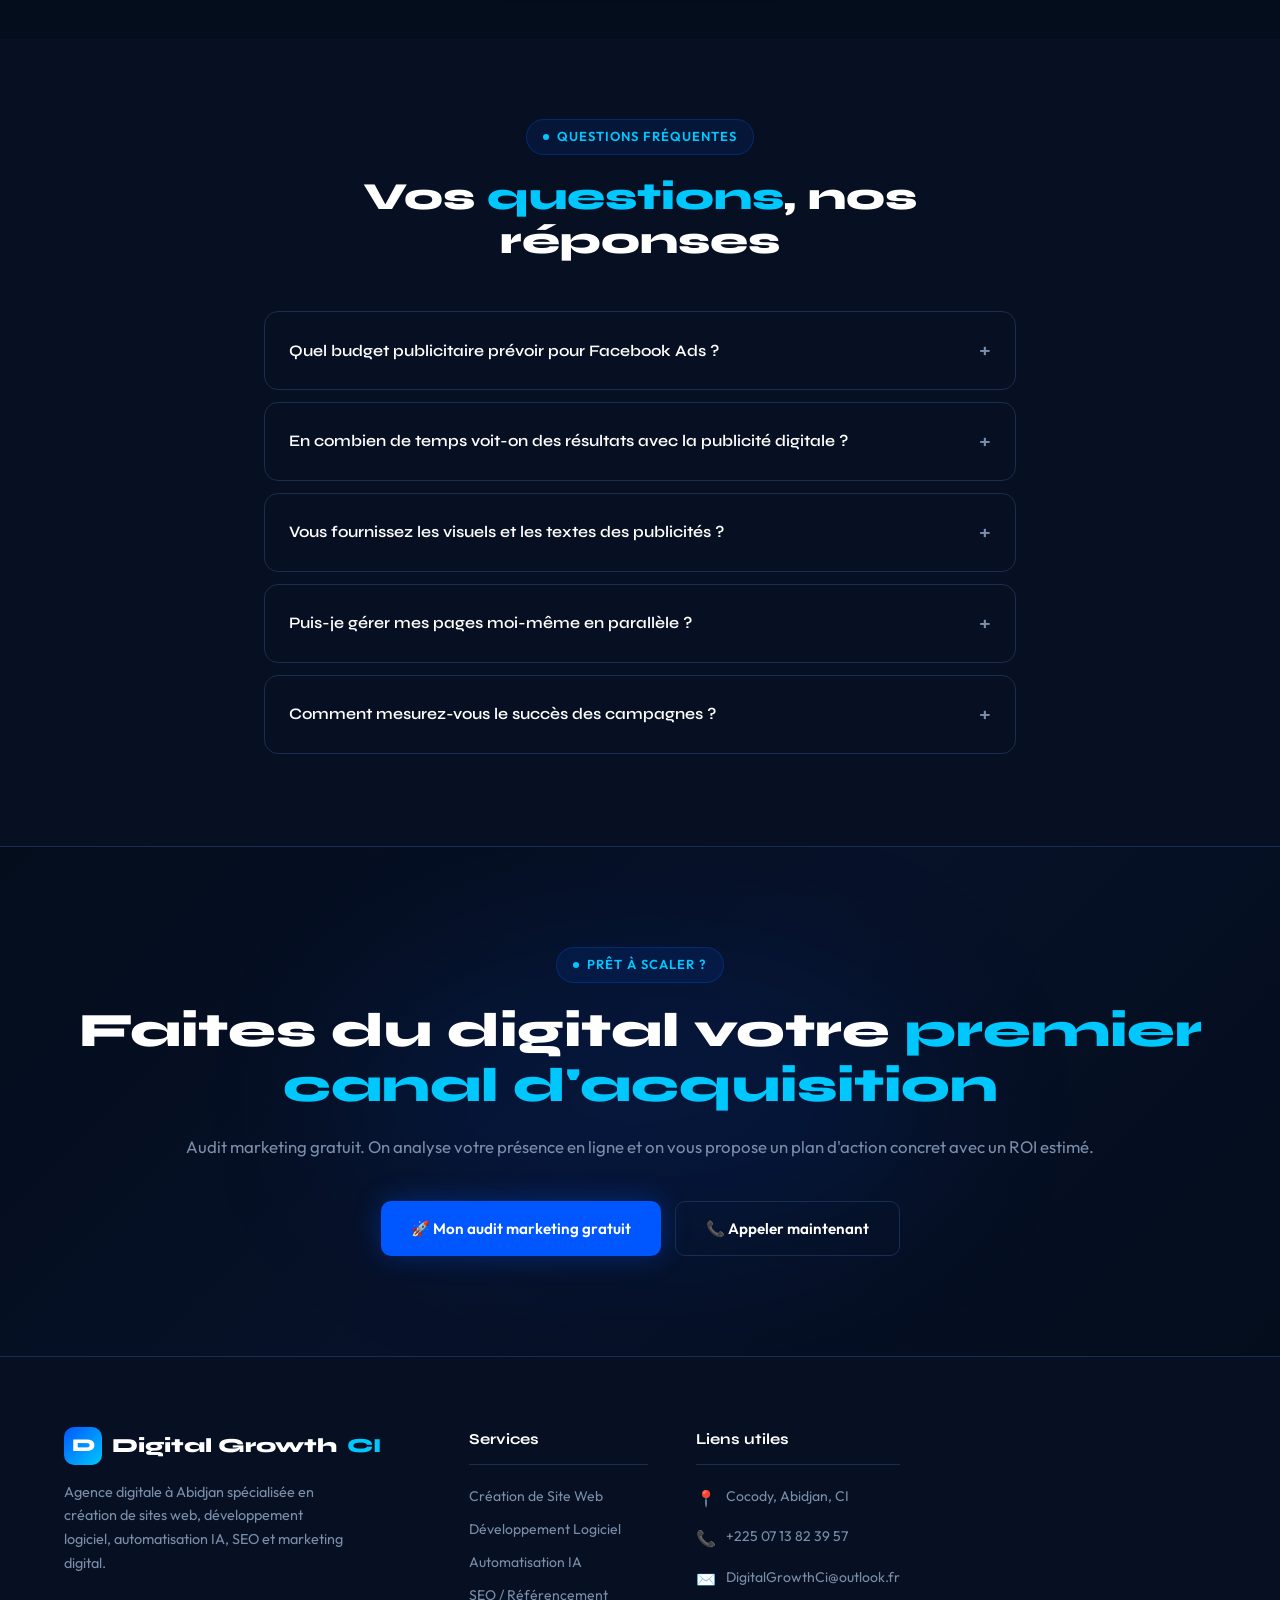
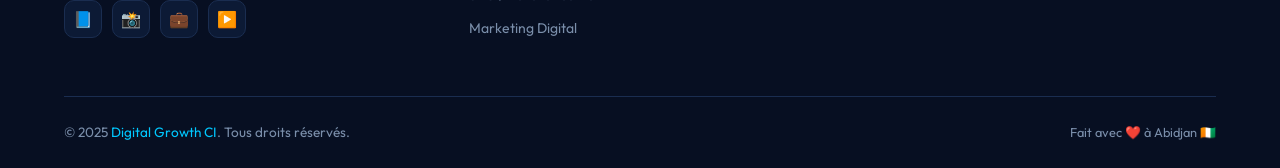
<file: marketing-digital.html>
<!DOCTYPE html>
<html lang="fr">
<head>
  <meta charset="UTF-8"/><meta name="viewport" content="width=device-width, initial-scale=1.0"/>
  <title>Marketing Digital | Digital Growth CI — Agence Marketing Abidjan</title>
  <meta name="description" content="Agence de marketing digital à Abidjan. Meta Ads, Google Ads, community management et growth hacking pour booster votre acquisition. Digital Growth CI."/>
  <link rel="preconnect" href="https://fonts.googleapis.com"/>
  <link href="https://fonts.googleapis.com/css2?family=Syne:wght@400;600;700;800&family=Outfit:wght@300;400;500;600&display=swap" rel="stylesheet"/>
  <style>
    *,*::before,*::after{box-sizing:border-box;margin:0;padding:0}
    :root{--bg:#040D1C;--bg2:#070F22;--bg3:#0A1530;--card:#0C1A35;--blue:#0057FF;--cyan:#00C8FF;--glow:#0057FF55;--white:#FFF;--off:#EFF4FF;--muted:#7A8EAA;--border:#1A2D50;--radius:14px;--font-h:'Syne',sans-serif;--font-b:'Outfit',sans-serif}
    html{scroll-behavior:smooth}body{background:var(--bg);color:var(--off);font-family:var(--font-b);font-size:16px;line-height:1.65;overflow-x:hidden}a{color:inherit;text-decoration:none}
    ::-webkit-scrollbar{width:6px}::-webkit-scrollbar-track{background:var(--bg)}::-webkit-scrollbar-thumb{background:var(--blue);border-radius:3px}
    .container{max-width:1200px;margin:0 auto;padding:0 24px}h1,h2,h3{font-family:var(--font-h);line-height:1.15}
    .btn{display:inline-flex;align-items:center;gap:10px;padding:14px 30px;border-radius:10px;font-family:var(--font-b);font-size:.95rem;font-weight:600;cursor:pointer;transition:all .25s;border:none}
    .btn-primary{background:var(--blue);color:#fff;box-shadow:0 0 28px var(--glow)}.btn-primary:hover{background:#1468ff;transform:translateY(-2px)}
    .btn-outline{background:transparent;color:var(--white);border:1.5px solid var(--border)}.btn-outline:hover{border-color:var(--blue);color:var(--cyan)}
    .tag{display:inline-flex;align-items:center;gap:8px;background:#0057FF1A;border:1px solid #0057FF44;color:var(--cyan);font-size:13px;font-weight:600;letter-spacing:.08em;text-transform:uppercase;padding:6px 16px;border-radius:100px;margin-bottom:20px}
    .tag::before{content:'';width:6px;height:6px;border-radius:50%;background:var(--cyan);display:block}
    header{position:fixed;top:0;left:0;right:0;z-index:1000;padding:0 24px;transition:all .3s}
    header.scrolled{background:#040D1Cee;backdrop-filter:blur(16px);border-bottom:1px solid var(--border)}
    .header-inner{max-width:1200px;margin:0 auto;display:flex;align-items:center;justify-content:space-between;height:76px}
    .logo{display:flex;align-items:center;gap:10px;font-family:var(--font-h);font-size:1.25rem;font-weight:800;color:var(--white)}.logo-icon{width:38px;height:38px;border-radius:10px;background:linear-gradient(135deg,var(--blue),var(--cyan));display:flex;align-items:center;justify-content:center;font-size:18px;font-weight:800;color:#fff}.logo span{color:var(--cyan)}
    nav{display:flex;align-items:center;gap:4px}.nav-item{position:relative}
    .nav-link{display:flex;align-items:center;gap:5px;padding:8px 14px;border-radius:8px;font-size:.9rem;font-weight:500;color:var(--off);transition:all .2s;cursor:pointer}.nav-link:hover{color:var(--cyan);background:#0057FF11}
    .arrow{width:14px;height:14px;transition:transform .2s;opacity:.6}.nav-item:hover .arrow{transform:rotate(180deg)}
    .dropdown{position:absolute;top:calc(100% + 8px);left:0;background:var(--bg3);border:1px solid var(--border);border-radius:var(--radius);padding:8px;min-width:240px;opacity:0;pointer-events:none;transform:translateY(-8px);transition:all .2s;box-shadow:0 20px 60px #00000055}
    .nav-item:hover .dropdown{opacity:1;pointer-events:all;transform:translateY(0)}.dropdown a{display:flex;align-items:center;gap:10px;padding:10px 14px;border-radius:8px;font-size:.875rem;color:var(--off);transition:all .15s}.dropdown a:hover{background:#0057FF15;color:var(--cyan)}
    .header-right{display:flex;align-items:center;gap:16px}.header-phone{font-size:.875rem;color:var(--muted);display:flex;align-items:center;gap:6px}.header-phone span{color:var(--white);font-weight:500}
    .hamburger{display:none;flex-direction:column;gap:5px;cursor:pointer;padding:6px;border:none;background:none}.hamburger span{display:block;width:24px;height:2px;background:var(--white);border-radius:2px}
    .mobile-menu{display:none;position:fixed;inset:0;z-index:999;background:var(--bg2);flex-direction:column;padding:100px 32px 40px;overflow-y:auto}.mobile-menu.open{display:flex}.mobile-menu a{padding:14px 0;font-size:1.2rem;font-weight:600;border-bottom:1px solid var(--border);color:var(--off)}.mobile-menu a:hover{color:var(--cyan)}.mobile-close{position:absolute;top:24px;right:24px;background:none;border:none;color:var(--white);font-size:28px;cursor:pointer}
    @media(max-width:768px){nav{display:none}.hamburger{display:flex}.header-phone{display:none}}
    .page-hero{padding:140px 0 80px;position:relative;overflow:hidden;background:radial-gradient(ellipse 60% 50% at 50% 0%,#0057FF15 0%,transparent 70%)}
    .page-hero::before{content:'';position:absolute;inset:0;background-image:linear-gradient(var(--border) 1px,transparent 1px),linear-gradient(90deg,var(--border) 1px,transparent 1px);background-size:60px 60px;opacity:.05}
    .breadcrumb{font-size:.85rem;color:var(--muted);margin-bottom:16px}.breadcrumb a{color:var(--cyan)}
    .page-title{font-size:clamp(2.2rem,4vw,3.2rem);font-weight:800;color:var(--white);margin-bottom:16px}.page-title span{color:var(--cyan)}
    .page-sub{font-size:1.05rem;color:var(--muted);max-width:540px;margin-bottom:32px}
    .section{padding:80px 0}
    .section-title{font-size:clamp(1.8rem,3vw,2.5rem);font-weight:800;color:var(--white);margin-bottom:16px}.section-title span{color:var(--cyan)}
    .section-sub{font-size:1rem;color:var(--muted);max-width:560px;margin-bottom:48px}
    /* SERVICES */
    .cards-grid{display:grid;grid-template-columns:repeat(3,1fr);gap:24px}
    @media(max-width:900px){.cards-grid{grid-template-columns:repeat(2,1fr)}}@media(max-width:580px){.cards-grid{grid-template-columns:1fr}}
    .svc-card{background:var(--card);border:1px solid var(--border);border-radius:20px;padding:36px 28px;transition:all .3s;position:relative;overflow:hidden}
    .svc-card::before{content:'';position:absolute;top:0;left:0;right:0;height:2px;background:linear-gradient(90deg,var(--blue),var(--cyan));opacity:0;transition:opacity .3s}
    .svc-card:hover{border-color:#0057FF44;transform:translateY(-5px);box-shadow:0 20px 50px #0057FF12}.svc-card:hover::before{opacity:1}
    .svc-icon{font-size:2.5rem;margin-bottom:20px}
    .svc-title{font-family:var(--font-h);font-size:1.15rem;font-weight:700;color:var(--white);margin-bottom:12px}
    .svc-desc{font-size:.9rem;color:var(--muted);line-height:1.7;margin-bottom:16px}
    .svc-list{display:flex;flex-direction:column;gap:6px}
    .svc-list li{display:flex;align-items:center;gap:8px;font-size:.85rem;color:var(--muted);list-style:none}
    .svc-list li::before{content:'✓';color:var(--cyan);font-weight:700;flex-shrink:0}
    /* CHIFFRES CLÉS */
    .kpi-section{background:var(--bg2);padding:80px 0}
    .kpi-grid{display:grid;grid-template-columns:repeat(4,1fr);gap:24px}
    @media(max-width:900px){.kpi-grid{grid-template-columns:repeat(2,1fr)}}
    .kpi-card{background:var(--card);border:1px solid var(--border);border-radius:20px;padding:32px 24px;text-align:center;transition:all .3s}
    .kpi-card:hover{border-color:#0057FF44;transform:translateY(-4px)}
    .kpi-icon{font-size:2rem;margin-bottom:12px}
    .kpi-num{font-family:var(--font-h);font-size:2.6rem;font-weight:800;background:linear-gradient(90deg,var(--blue),var(--cyan));-webkit-background-clip:text;-webkit-text-fill-color:transparent;background-clip:text;margin-bottom:6px}
    .kpi-label{font-family:var(--font-h);font-size:.9rem;font-weight:700;color:var(--white);margin-bottom:6px}
    .kpi-sub{font-size:.8rem;color:var(--muted)}
    /* PLATFORMS */
    .platforms-section{padding:80px 0}
    .platforms-grid{display:grid;grid-template-columns:repeat(2,1fr);gap:24px}
    @media(max-width:768px){.platforms-grid{grid-template-columns:1fr}}
    .platform-card{background:var(--card);border:1px solid var(--border);border-radius:20px;padding:36px;transition:all .3s;display:flex;gap:24px;align-items:flex-start}
    .platform-card:hover{border-color:#0057FF44;transform:translateY(-4px)}
    .platform-logo{width:56px;height:56px;border-radius:14px;display:flex;align-items:center;justify-content:center;font-size:26px;flex-shrink:0}
    .fb-bg{background:linear-gradient(135deg,#1877F2,#0057FF)}
    .google-bg{background:linear-gradient(135deg,#EA4335,#FBBC05)}
    .ig-bg{background:linear-gradient(135deg,#E1306C,#C13584,#833AB4)}
    .li-bg{background:linear-gradient(135deg,#0077B5,#005885)}
    .platform-content{}
    .platform-name{font-family:var(--font-h);font-size:1.1rem;font-weight:700;color:var(--white);margin-bottom:8px}
    .platform-desc{font-size:.875rem;color:var(--muted);line-height:1.7;margin-bottom:14px}
    .platform-tags{display:flex;flex-wrap:wrap;gap:6px}
    .ptag{background:var(--bg3);border:1px solid var(--border);border-radius:6px;padding:3px 10px;font-size:.75rem;color:var(--muted)}
    /* PROCESS */
    .process-section{background:var(--bg2);padding:80px 0}
    .process-grid{display:grid;grid-template-columns:repeat(4,1fr);gap:20px}
    @media(max-width:900px){.process-grid{grid-template-columns:repeat(2,1fr)}}
    .proc-card{background:var(--card);border:1px solid var(--border);border-radius:16px;padding:28px 20px;transition:all .3s}
    .proc-card:hover{border-color:#0057FF44}
    .proc-num{font-family:var(--font-h);font-size:2.5rem;font-weight:800;color:#0057FF20;margin-bottom:14px}
    .proc-title{font-family:var(--font-h);font-size:.95rem;font-weight:700;color:var(--white);margin-bottom:8px}
    .proc-desc{font-size:.82rem;color:var(--muted);line-height:1.6}
    /* OFFRES */
    .offers-section{padding:80px 0}
    .offers-grid{display:grid;grid-template-columns:repeat(3,1fr);gap:24px}
    @media(max-width:900px){.offers-grid{grid-template-columns:1fr}}
    .offer-card{background:var(--card);border:1px solid var(--border);border-radius:20px;padding:36px 28px;transition:all .3s;position:relative}
    .offer-card.popular{border-color:var(--blue);box-shadow:0 0 40px var(--glow)}
    .popular-badge{position:absolute;top:-12px;left:50%;transform:translateX(-50%);background:var(--blue);color:#fff;font-size:.75rem;font-weight:700;padding:4px 16px;border-radius:100px;white-space:nowrap}
    .offer-name{font-family:var(--font-h);font-size:1.2rem;font-weight:700;color:var(--white);margin-bottom:8px}
    .offer-price{font-family:var(--font-h);font-size:2rem;font-weight:800;color:var(--cyan);margin-bottom:4px}
    .offer-period{font-size:.85rem;color:var(--muted);margin-bottom:20px}
    .offer-desc{font-size:.875rem;color:var(--muted);margin-bottom:20px;line-height:1.6}
    .offer-list{display:flex;flex-direction:column;gap:8px;margin-bottom:28px}
    .offer-list li{display:flex;align-items:center;gap:8px;font-size:.85rem;color:var(--muted);list-style:none}
    .offer-list li::before{content:'✓';color:var(--cyan);font-weight:700}
    /* FAQ */
    .faq-section{background:var(--bg2);padding:80px 0}
    .faq-item{border:1px solid var(--border);border-radius:14px;margin-bottom:12px;overflow:hidden;transition:border-color .2s}
    .faq-item.open{border-color:#0057FF44}
    .faq-q{display:flex;justify-content:space-between;align-items:center;padding:20px 24px;cursor:pointer;font-family:var(--font-h);font-size:1rem;font-weight:600;color:var(--white)}
    .faq-q:hover{color:var(--cyan)}
    .faq-icon{font-size:1.4rem;transition:transform .3s;color:var(--muted)}
    .faq-item.open .faq-icon{transform:rotate(45deg);color:var(--cyan)}
    .faq-a{display:none;padding:0 24px 20px;font-size:.9rem;color:var(--muted);line-height:1.7}
    .faq-item.open .faq-a{display:block}
    /* CTA */
    .cta-section{position:relative;overflow:hidden;background:linear-gradient(135deg,#040D1C,#071128,#040D1C);border-top:1px solid var(--border)}
    .cta-glow{position:absolute;top:50%;left:50%;transform:translate(-50%,-50%);width:600px;height:300px;border-radius:50%;background:#0057FF18;filter:blur(80px)}
    .cta-inner{position:relative;z-index:1;text-align:center;padding:100px 24px}
    .cta-inner h2{font-size:clamp(2rem,4vw,3rem);font-weight:800;color:var(--white);margin-bottom:20px}.cta-inner h2 span{color:var(--cyan)}
    .cta-inner p{font-size:1.05rem;color:var(--muted);margin-bottom:40px}
    .cta-actions{display:flex;justify-content:center;flex-wrap:wrap;gap:14px}
    footer{background:var(--bg2);border-top:1px solid var(--border);padding:70px 0 0}
    .footer-grid{display:grid;grid-template-columns:2fr 1fr 1fr 1.5fr;gap:48px;margin-bottom:56px}
    @media(max-width:900px){.footer-grid{grid-template-columns:1fr 1fr}}@media(max-width:600px){.footer-grid{grid-template-columns:1fr}}
    .footer-brand p{font-size:.9rem;color:var(--muted);max-width:280px;margin:16px 0 24px}
    .social-links{display:flex;gap:10px}.social-link{width:38px;height:38px;border-radius:10px;background:var(--card);border:1px solid var(--border);display:flex;align-items:center;justify-content:center;font-size:16px;transition:all .2s}.social-link:hover{background:var(--blue);border-color:var(--blue);transform:translateY(-3px)}
    .footer-col h4{font-family:var(--font-h);font-size:.95rem;font-weight:700;color:var(--white);margin-bottom:20px;padding-bottom:12px;border-bottom:1px solid var(--border)}
    .footer-links{display:flex;flex-direction:column;gap:10px}.footer-links a{font-size:.875rem;color:var(--muted);transition:color .2s}.footer-links a:hover{color:var(--cyan)}
    .footer-contact-item{display:flex;gap:10px;align-items:flex-start;margin-bottom:14px}.fc-text{font-size:.875rem;color:var(--muted)}.fc-text a{color:var(--muted)}.fc-text a:hover{color:var(--cyan)}
    .footer-bottom{border-top:1px solid var(--border);padding:24px 0;display:flex;justify-content:space-between;align-items:center;flex-wrap:wrap;gap:12px}
    .footer-bottom p{font-size:.85rem;color:var(--muted)}.footer-bottom span{color:var(--cyan)}
    .wa-btn{position:fixed;bottom:28px;right:28px;z-index:998;width:56px;height:56px;border-radius:50%;background:#25D366;display:flex;align-items:center;justify-content:center;font-size:26px;box-shadow:0 8px 24px #25D36655;transition:transform .25s}.wa-btn:hover{transform:scale(1.1)}
    .reveal{opacity:0;transform:translateY(28px);transition:all .6s}.reveal.visible{opacity:1;transform:translateY(0)}
  </style>
</head>
<body>
  <header id="header">
    <div class="header-inner">
      <a href="index.html" class="logo"><div class="logo-icon">D</div>Digital Growth <span>CI</span></a>
      <nav>
        <div class="nav-item">
          <div class="nav-link" style="color:var(--cyan)">Services <svg class="arrow" viewBox="0 0 24 24" fill="none" stroke="currentColor" stroke-width="2.5"><path d="M6 9l6 6 6-6"/></svg></div>
          <div class="dropdown">
            <a href="creation-site-web.html"><span>🖥️</span> Création de Site Web</a>
            <a href="developpement-logiciel.html"><span>⚙️</span> Développement Logiciel</a>
            <a href="automatisation-ia.html"><span>🤖</span> Automatisation IA</a>
            <a href="seo.html"><span>📈</span> SEO / Référencement</a>
            <a href="marketing-digital.html"><span>🚀</span> Marketing Digital</a>
          </div>
        </div>
        <a href="realisations.html" class="nav-link">Réalisations</a>
        <a href="agence.html" class="nav-link">L'Agence</a>
        <a href="contact.html" class="nav-link">Contact</a>
      </nav>
      <div class="header-right">
        <div class="header-phone">📞 <span><a href="tel:+2250713823957">+225 07 13 82 39 57</a></span></div>
        <a href="contact.html" class="btn btn-primary" style="padding:10px 20px;font-size:.85rem;">Devis gratuit</a>
        <button class="hamburger" onclick="toggleMenu()"><span></span><span></span><span></span></button>
      </div>
    </div>
  </header>
  <div class="mobile-menu" id="mobileMenu">
    <button class="mobile-close" onclick="toggleMenu()">✕</button>
    <a href="index.html">🏠 Accueil</a><a href="creation-site-web.html">🖥️ Création de Site Web</a><a href="developpement-logiciel.html">⚙️ Développement Logiciel</a><a href="automatisation-ia.html">🤖 Automatisation IA</a><a href="seo.html">📈 SEO / Référencement</a><a href="marketing-digital.html">🚀 Marketing Digital</a><a href="realisations.html">🏆 Réalisations</a><a href="agence.html">🏢 L'Agence</a><a href="contact.html">📞 Contact</a>
  </div>

  <!-- HERO -->
  <section class="page-hero">
    <div class="container" style="position:relative;z-index:1">
      <div class="breadcrumb"><a href="index.html">Accueil</a> › <a href="#">Services</a> › Marketing Digital</div>
      <div class="tag">🚀 Service</div>
      <h1 class="page-title">Marketing Digital — <span>Boostez</span><br>votre acquisition client</h1>
      <p class="page-sub">Stratégie digitale, campagnes Meta Ads, Google Ads, content marketing et growth hacking pour faire exploser votre acquisition client en Côte d'Ivoire et en Afrique.</p>
      <div style="display:flex;gap:14px;flex-wrap:wrap">
        <a href="contact.html" class="btn btn-primary">🚀 Lancer ma campagne</a>
        <a href="#offres" class="btn btn-outline">Voir nos offres →</a>
      </div>
    </div>
  </section>

  <!-- SERVICES -->
  <section class="section">
    <div class="container">
      <div class="tag">Nos services</div>
      <h2 class="section-title">Tout l'arsenal <span>marketing digital</span></h2>
      <p class="section-sub">Du contenu à la publicité payante, on active tous les canaux d'acquisition pour maximiser votre retour sur investissement.</p>
      <div class="cards-grid">
        <div class="svc-card reveal">
          <div class="svc-icon">🎯</div>
          <div class="svc-title">Meta Ads (Facebook & Instagram)</div>
          <p class="svc-desc">Campagnes publicitaires ultra-ciblées sur Facebook et Instagram. On touche exactement votre audience à Abidjan, en Côte d'Ivoire ou en Afrique.</p>
          <ul class="svc-list"><li>Ciblage démographique & par intérêts</li><li>Création des visuels et copywriting</li><li>A/B testing continu des publicités</li><li>Optimisation quotidienne du budget</li><li>Reporting hebdomadaire</li></ul>
        </div>
        <div class="svc-card reveal">
          <div class="svc-icon">🔎</div>
          <div class="svc-title">Google Ads (Search & Display)</div>
          <p class="svc-desc">Apparaissez en tête de Google quand vos clients cherchent vos produits ou services. Campagnes Search, Display et YouTube optimisées pour le marché ivoirien.</p>
          <ul class="svc-list"><li>Recherche et sélection des mots-clés</li><li>Rédaction des annonces</li><li>Optimisation du Quality Score</li><li>Remarketing et audiences similaires</li><li>Suivi des conversions</li></ul>
        </div>
        <div class="svc-card reveal">
          <div class="svc-icon">📱</div>
          <div class="svc-title">Community Management</div>
          <p class="svc-desc">Gestion complète de vos réseaux sociaux au quotidien : création de contenu, planification, animation de communauté et modération.</p>
          <ul class="svc-list"><li>Stratégie éditoriale mensuelle</li><li>Création de posts, stories & reels</li><li>Planification et publication</li><li>Gestion des commentaires & messages</li><li>Rapport mensuel de performance</li></ul>
        </div>
        <div class="svc-card reveal">
          <div class="svc-icon">✉️</div>
          <div class="svc-title">Email & WhatsApp Marketing</div>
          <p class="svc-desc">Campagnes d'emailing et de WhatsApp marketing pour nurturing, promotions et fidélisation. Le canal le plus rentable pour vos clients existants.</p>
          <ul class="svc-list"><li>Séquences d'emails automatiques</li><li>Campagnes WhatsApp Business</li><li>Segmentation de la base contacts</li><li>Templates professionnels</li><li>Tracking des ouvertures & clics</li></ul>
        </div>
        <div class="svc-card reveal">
          <div class="svc-icon">📝</div>
          <div class="svc-title">Content Marketing & Blog</div>
          <p class="svc-desc">Stratégie de contenu pour attirer, éduquer et convertir votre audience. Articles, infographies, vidéos — du contenu qui génère du trafic et de la confiance.</p>
          <ul class="svc-list"><li>Stratégie de contenu sur 3 mois</li><li>Rédaction d'articles SEO</li><li>Création d'infographies</li><li>Scripts vidéo & reels</li><li>Calendrier éditorial</li></ul>
        </div>
        <div class="svc-card reveal">
          <div class="svc-icon">📊</div>
          <div class="svc-title">Analyse & Growth Hacking</div>
          <p class="svc-desc">On analyse vos données pour identifier ce qui fonctionne vraiment et on expérimente des techniques de croissance pour scaler rapidement votre acquisition.</p>
          <ul class="svc-list"><li>Audit de votre tunnel de conversion</li><li>Tests A/B sur landing pages</li><li>Optimisation du coût par lead</li><li>Tableau de bord marketing unifié</li><li>Recommandations stratégiques</li></ul>
        </div>
      </div>
    </div>
  </section>

  <!-- KPI -->
  <div class="kpi-section">
    <div class="container">
      <div style="text-align:center;margin-bottom:48px">
        <div class="tag">Nos résultats</div>
        <h2 class="section-title">Des campagnes qui <span>génèrent de vrais résultats</span></h2>
      </div>
      <div class="kpi-grid">
        <div class="kpi-card reveal"><div class="kpi-icon">🎯</div><div class="kpi-num">320%</div><div class="kpi-label">ROI moyen sur Meta Ads</div><div class="kpi-sub">Pour nos clients e-commerce en CI</div></div>
        <div class="kpi-card reveal"><div class="kpi-icon">💰</div><div class="kpi-num">-60%</div><div class="kpi-label">Coût par lead</div><div class="kpi-sub">Réduit après 3 mois d'optimisation</div></div>
        <div class="kpi-card reveal"><div class="kpi-icon">📈</div><div class="kpi-num">+180%</div><div class="kpi-label">Engagement réseaux sociaux</div><div class="kpi-sub">Croissance de communauté moyenne</div></div>
        <div class="kpi-card reveal"><div class="kpi-icon">⚡</div><div class="kpi-num">48h</div><div class="kpi-label">Pour lancer votre campagne</div><div class="kpi-sub">De la validation à la mise en ligne</div></div>
      </div>
    </div>
  </div>

  <!-- PLATEFORMES -->
  <section class="platforms-section">
    <div class="container">
      <div style="text-align:center;margin-bottom:48px">
        <div class="tag">Canaux maîtrisés</div>
        <h2 class="section-title">On maîtrise <span>toutes les plateformes</span></h2>
      </div>
      <div class="platforms-grid">
        <div class="platform-card reveal">
          <div class="platform-logo fb-bg">📘</div>
          <div class="platform-content">
            <div class="platform-name">Facebook & Instagram Ads</div>
            <div class="platform-desc">3,8 milliards d'utilisateurs actifs. La plateforme la plus puissante pour toucher votre audience en Côte d'Ivoire, avec un ciblage précis par âge, ville, intérêts et comportements.</div>
            <div class="platform-tags"><span class="ptag">Awareness</span><span class="ptag">Lead Generation</span><span class="ptag">E-commerce</span><span class="ptag">Retargeting</span></div>
          </div>
        </div>
        <div class="platform-card reveal">
          <div class="platform-logo google-bg">🔍</div>
          <div class="platform-content">
            <div class="platform-name">Google Ads</div>
            <div class="platform-desc">Captez les clients au moment précis où ils cherchent vos produits. Campagnes Search, Display, Shopping et YouTube pour couvrir tout le funnel d'acquisition.</div>
            <div class="platform-tags"><span class="ptag">Search</span><span class="ptag">Display</span><span class="ptag">YouTube Ads</span><span class="ptag">Shopping</span></div>
          </div>
        </div>
        <div class="platform-card reveal">
          <div class="platform-logo ig-bg">📸</div>
          <div class="platform-content">
            <div class="platform-name">Instagram & TikTok</div>
            <div class="platform-desc">Les plateformes visuelles les plus en vogue en Afrique. Reels, stories et posts créatifs pour construire une marque forte et engager votre communauté.</div>
            <div class="platform-tags"><span class="ptag">Reels</span><span class="ptag">Stories</span><span class="ptag">Influence</span><span class="ptag">Brand Building</span></div>
          </div>
        </div>
        <div class="platform-card reveal">
          <div class="platform-logo li-bg">💼</div>
          <div class="platform-content">
            <div class="platform-name">LinkedIn & Email</div>
            <div class="platform-desc">Pour le B2B, LinkedIn et l'email marketing sont les canaux rois. On cible les décideurs ivoiriens et africains avec des messages personnalisés et percutants.</div>
            <div class="platform-tags"><span class="ptag">B2B</span><span class="ptag">Lead Gen</span><span class="ptag">Email Marketing</span><span class="ptag">InMail</span></div>
          </div>
        </div>
      </div>
    </div>
  </section>

  <!-- PROCESSUS -->
  <div class="process-section">
    <div class="container">
      <div style="text-align:center;margin-bottom:48px">
        <div class="tag">Notre approche</div>
        <h2 class="section-title">Comment on <span>lance votre stratégie</span></h2>
      </div>
      <div class="process-grid">
        <div class="proc-card reveal"><div class="proc-num">01</div><div class="proc-title">Audit & Stratégie</div><div class="proc-desc">On analyse votre marché, vos concurrents et votre audience pour définir la stratégie marketing la plus efficace.</div></div>
        <div class="proc-card reveal"><div class="proc-num">02</div><div class="proc-title">Création des contenus</div><div class="proc-desc">Visuels, vidéos, copywriting — on crée tous les contenus créatifs pour vos campagnes et vos réseaux.</div></div>
        <div class="proc-card reveal"><div class="proc-num">03</div><div class="proc-title">Lancement & Test</div><div class="proc-desc">On lance les campagnes avec des tests A/B pour identifier rapidement ce qui performe le mieux.</div></div>
        <div class="proc-card reveal"><div class="proc-num">04</div><div class="proc-title">Optimisation continue</div><div class="proc-desc">Optimisation quotidienne des budgets, des audiences et des créatives pour améliorer constamment le ROI.</div></div>
      </div>
    </div>
  </div>

  <!-- OFFRES -->
  <section class="offers-section" id="offres">
    <div class="container">
      <div style="text-align:center;margin-bottom:48px">
        <div class="tag">Nos formules</div>
        <h2 class="section-title">Des offres adaptées à <span>votre budget</span></h2>
        <p class="section-sub" style="margin:0 auto">Toutes les formules incluent un reporting mensuel détaillé et un point stratégique de 30 minutes.</p>
      </div>
      <div class="offers-grid">
        <div class="offer-card reveal">
          <div class="offer-name">Starter</div>
          <div class="offer-price">150 000</div>
          <div class="offer-period">FCFA / mois</div>
          <div class="offer-desc">Pour les TPE et startups qui démarrent leur présence digitale.</div>
          <ul class="offer-list">
            <li>1 plateforme (Facebook ou Instagram)</li>
            <li>12 posts par mois</li>
            <li>Gestion des commentaires</li>
            <li>Rapport mensuel</li>
            <li>Budget pub non inclus</li>
          </ul>
          <a href="contact.html" class="btn btn-outline" style="width:100%;justify-content:center">Choisir Starter</a>
        </div>
        <div class="offer-card popular reveal">
          <div class="popular-badge">⭐ Le plus populaire</div>
          <div class="offer-name">Growth</div>
          <div class="offer-price">350 000</div>
          <div class="offer-period">FCFA / mois</div>
          <div class="offer-desc">Pour les PME qui veulent accélérer leur croissance digitale sérieusement.</div>
          <ul class="offer-list">
            <li>3 plateformes (FB, IG, LinkedIn)</li>
            <li>20 posts + stories par mois</li>
            <li>Campagnes Meta Ads gérées</li>
            <li>Rédaction de 2 articles blog</li>
            <li>Email marketing mensuel</li>
            <li>Rapport hebdomadaire</li>
          </ul>
          <a href="contact.html" class="btn btn-primary" style="width:100%;justify-content:center">Choisir Growth</a>
        </div>
        <div class="offer-card reveal">
          <div class="offer-name">Scale</div>
          <div class="offer-price">Sur devis</div>
          <div class="offer-period">Stratégie sur mesure</div>
          <div class="offer-desc">Pour les grandes entreprises avec des objectifs ambitieux et des budgets publicitaires importants.</div>
          <ul class="offer-list">
            <li>Toutes plateformes</li>
            <li>Contenu illimité</li>
            <li>Meta Ads + Google Ads</li>
            <li>Influencer marketing</li>
            <li>Équipe dédiée</li>
            <li>Reporting en temps réel</li>
          </ul>
          <a href="contact.html" class="btn btn-outline" style="width:100%;justify-content:center">Nous contacter</a>
        </div>
      </div>
    </div>
  </section>

  <!-- FAQ -->
  <div class="faq-section">
    <div class="container" style="max-width:800px">
      <div style="text-align:center;margin-bottom:48px">
        <div class="tag">Questions fréquentes</div>
        <h2 class="section-title">Vos <span>questions</span>, nos réponses</h2>
      </div>
      <div class="faq-item">
        <div class="faq-q">Quel budget publicitaire prévoir pour Facebook Ads ? <span class="faq-icon">+</span></div>
        <div class="faq-a">Pour des résultats significatifs en Côte d'Ivoire, nous recommandons un budget minimum de 100 000 à 200 000 FCFA par mois (environ 150-300€). En dessous, il est difficile de collecter suffisamment de données pour optimiser les campagnes. Plus le budget est élevé, plus on peut tester et optimiser rapidement.</div>
      </div>
      <div class="faq-item">
        <div class="faq-q">En combien de temps voit-on des résultats avec la publicité digitale ? <span class="faq-icon">+</span></div>
        <div class="faq-a">La publicité payante (Meta Ads, Google Ads) génère des résultats rapidement : les premières données arrivent dès les 48-72h. Les campagnes commencent à être optimisées après 2-3 semaines. Pour le community management, les effets sur la notoriété et l'engagement se voient en 1-2 mois.</div>
      </div>
      <div class="faq-item">
        <div class="faq-q">Vous fournissez les visuels et les textes des publicités ? <span class="faq-icon">+</span></div>
        <div class="faq-a">Oui, c'est inclus dans nos prestations. Notre équipe créative s'occupe de la conception des visuels, des vidéos courtes et de la rédaction des accroches publicitaires. Vous validez les contenus avant publication. Si vous avez votre propre charte graphique, on la respecte à la lettre.</div>
      </div>
      <div class="faq-item">
        <div class="faq-q">Puis-je gérer mes pages moi-même en parallèle ? <span class="faq-icon">+</span></div>
        <div class="faq-a">Absolument. Vous restez propriétaire de vos pages et pouvez continuer à publier vous-même si vous le souhaitez. On coordonne nos publications pour qu'elles soient complémentaires aux vôtres. Nous vous donnons les accès nécessaires à notre gestionnaire de publicités sans prendre le contrôle total de vos comptes.</div>
      </div>
      <div class="faq-item">
        <div class="faq-q">Comment mesurez-vous le succès des campagnes ? <span class="faq-icon">+</span></div>
        <div class="faq-a">On définit ensemble les KPIs au lancement : coût par lead, taux de conversion, coût par achat, reach, engagement. Chaque semaine vous recevez un rapport avec l'évolution de ces métriques, les actions réalisées et les optimisations prévues. Tout est transparent et chiffré.</div>
      </div>
    </div>
  </div>

  <!-- CTA -->
  <section class="cta-section">
    <div class="cta-glow"></div>
    <div class="cta-inner">
      <div class="tag" style="margin:0 auto 20px">Prêt à scaler ?</div>
      <h2>Faites du digital votre <span>premier canal d'acquisition</span></h2>
      <p>Audit marketing gratuit. On analyse votre présence en ligne et on vous propose un plan d'action concret avec un ROI estimé.</p>
      <div class="cta-actions">
        <a href="contact.html" class="btn btn-primary">🚀 Mon audit marketing gratuit</a>
        <a href="tel:+2250700000000" class="btn btn-outline">📞 Appeler maintenant</a>
      </div>
    </div>
  </section>

  <!-- FOOTER -->
  <footer>
    <div class="container">
      <div class="footer-grid">
        <div class="footer-brand"><a href="index.html" class="logo"><div class="logo-icon">D</div>Digital Growth <span>CI</span></a><p>Agence digitale à Abidjan spécialisée en création de sites web, développement logiciel, automatisation IA, SEO et marketing digital.</p><div class="social-links"><a href="#" class="social-link">📘</a><a href="#" class="social-link">📸</a><a href="#" class="social-link">💼</a><a href="#" class="social-link">▶️</a></div></div>
        <div class="footer-col"><h4>Services</h4><div class="footer-links"><a href="creation-site-web.html">Création de Site Web</a><a href="developpement-logiciel.html">Développement Logiciel</a><a href="automatisation-ia.html">Automatisation IA</a><a href="seo.html">SEO / Référencement</a><a href="marketing-digital.html">Marketing Digital</a></div></div>
        <div class="footer-col"><h4>Liens utiles</h4><div class="footer-contact-item"><span>📍</span><div class="fc-text">Cocody, Abidjan, CI</div></div><div class="footer-contact-item"><span>📞</span><div class="fc-text"><a href="tel:+2250713823957">+225 07 13 82 39 57</a></div></div><div class="footer-contact-item"><span>✉️</span><div class="fc-text"><a href="mailto:DigitalGrowthCi@outlook.fr">DigitalGrowthCi@outlook.fr</a></div></div></div>
      </div>
      <div class="footer-bottom"><p>© 2025 <span>Digital Growth CI</span>. Tous droits réservés.</p><p style="font-size:.8rem">Fait avec ❤️ à Abidjan 🇨🇮</p></div>
    </div>
  </footer>
  <a href="https://wa.me/2250713823957" class="wa-btn" target="_blank">💬</a>
  <script>
    window.addEventListener('scroll',()=>document.getElementById('header').classList.toggle('scrolled',scrollY>40));
    function toggleMenu(){document.getElementById('mobileMenu').classList.toggle('open');}
    document.querySelectorAll('.faq-q').forEach(q=>{q.addEventListener('click',()=>q.parentElement.classList.toggle('open'));});
    const io=new IntersectionObserver(e=>{e.forEach((r,i)=>{if(r.isIntersecting){setTimeout(()=>r.target.classList.add('visible'),i*80);io.unobserve(r.target);}});},{threshold:0.1});
    document.querySelectorAll('.reveal').forEach(r=>io.observe(r));
  </script>
</body>
</html>
</file>
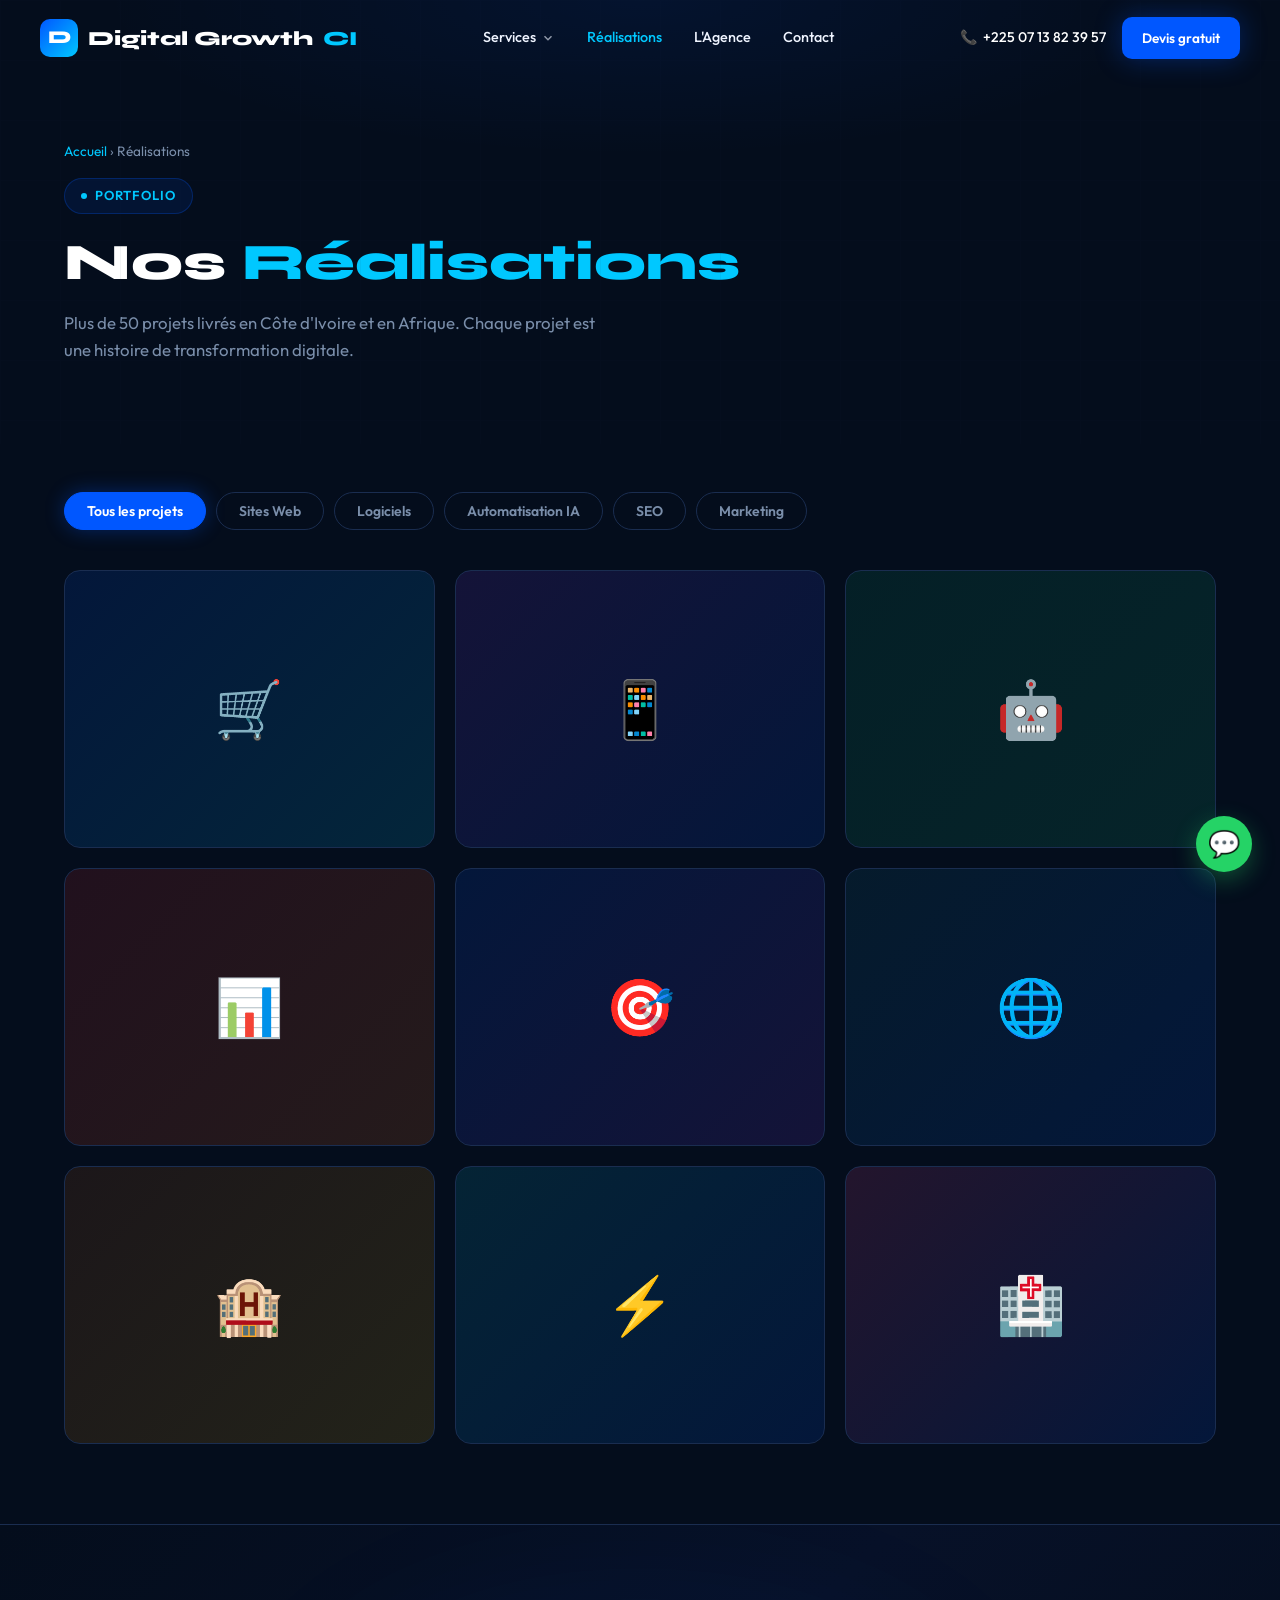
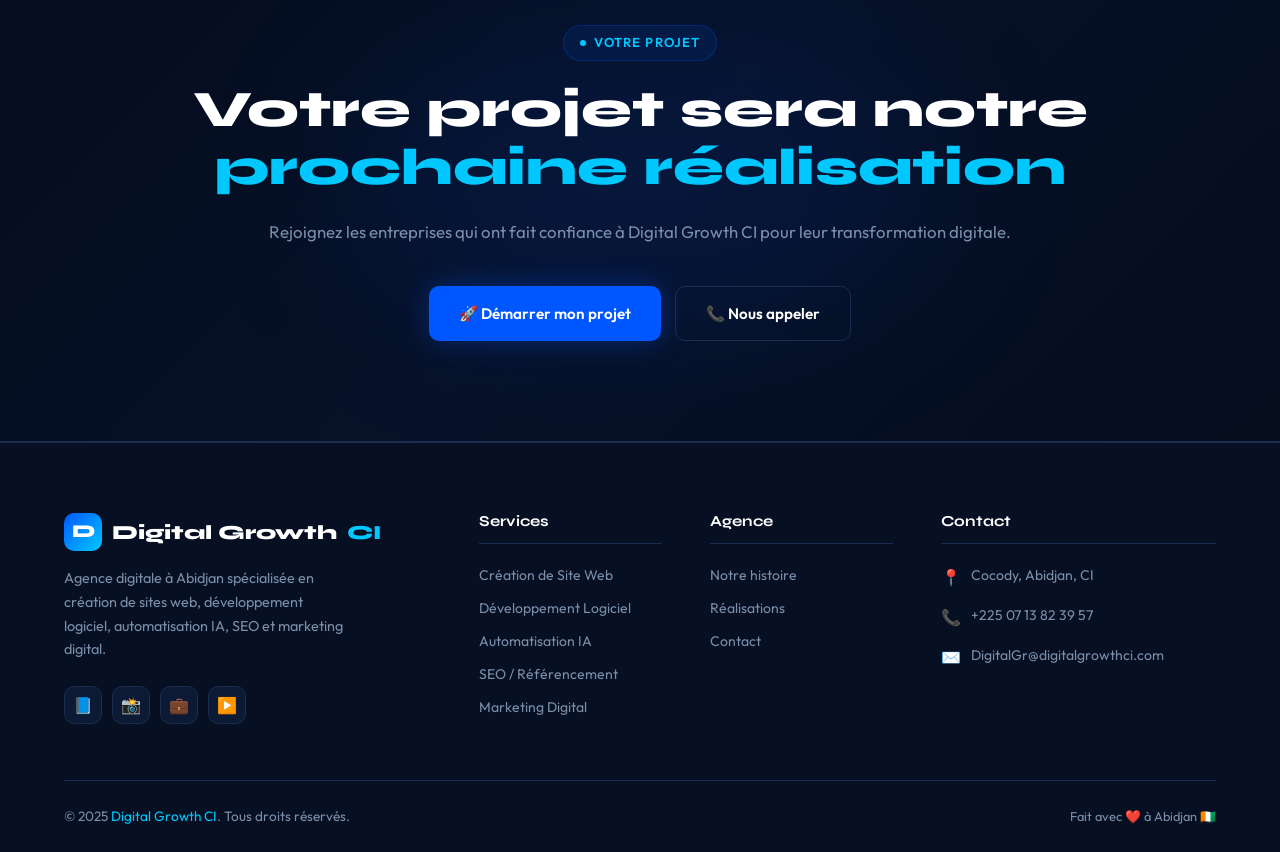
<file: realisations.html>
<!DOCTYPE html>
<html lang="fr">
<head>
  <meta charset="UTF-8" />
  <meta name="viewport" content="width=device-width, initial-scale=1.0" />
  <title>Nos Réalisations | Digital Growth CI — Portfolio Projets</title>
  <meta name="description" content="Découvrez les projets réalisés par Digital Growth CI : sites web, logiciels, IA, SEO et marketing digital à Abidjan." />
  <link rel="preconnect" href="https://fonts.googleapis.com" />
  <link href="https://fonts.googleapis.com/css2?family=Syne:wght@400;600;700;800&family=Outfit:wght@300;400;500;600&display=swap" rel="stylesheet" />
  <style>
    *,*::before,*::after{box-sizing:border-box;margin:0;padding:0}
    :root{--bg:#040D1C;--bg2:#070F22;--bg3:#0A1530;--card:#0C1A35;--blue:#0057FF;--cyan:#00C8FF;--glow:#0057FF55;--white:#FFFFFF;--off:#EFF4FF;--muted:#7A8EAA;--border:#1A2D50;--radius:14px;--font-h:'Syne',sans-serif;--font-b:'Outfit',sans-serif}
    html{scroll-behavior:smooth}
    body{background:var(--bg);color:var(--off);font-family:var(--font-b);font-size:16px;line-height:1.65;overflow-x:hidden}
    a{color:inherit;text-decoration:none}
    ::-webkit-scrollbar{width:6px}::-webkit-scrollbar-track{background:var(--bg)}::-webkit-scrollbar-thumb{background:var(--blue);border-radius:3px}
    .container{max-width:1200px;margin:0 auto;padding:0 24px}
    h1,h2,h3,h4{font-family:var(--font-h);line-height:1.15}
    .btn{display:inline-flex;align-items:center;gap:10px;padding:14px 30px;border-radius:10px;font-family:var(--font-b);font-size:.95rem;font-weight:600;cursor:pointer;transition:all .25s ease;border:none}
    .btn-primary{background:var(--blue);color:#fff;box-shadow:0 0 28px var(--glow)}
    .btn-primary:hover{background:#1468ff;transform:translateY(-2px)}
    .btn-outline{background:transparent;color:var(--white);border:1.5px solid var(--border)}
    .btn-outline:hover{border-color:var(--blue);color:var(--cyan)}
    .tag{display:inline-flex;align-items:center;gap:8px;background:#0057FF1A;border:1px solid #0057FF44;color:var(--cyan);font-size:13px;font-weight:600;letter-spacing:.08em;text-transform:uppercase;padding:6px 16px;border-radius:100px;margin-bottom:20px}
    .tag::before{content:'';width:6px;height:6px;border-radius:50%;background:var(--cyan);display:block}
    /* HEADER */
    header{position:fixed;top:0;left:0;right:0;z-index:1000;padding:0 24px;transition:all .3s ease}
    header.scrolled{background:#040D1Cee;backdrop-filter:blur(16px);border-bottom:1px solid var(--border)}
    .header-inner{max-width:1200px;margin:0 auto;display:flex;align-items:center;justify-content:space-between;height:76px}
    .logo{display:flex;align-items:center;gap:10px;font-family:var(--font-h);font-size:1.25rem;font-weight:800;color:var(--white)}
    .logo-icon{width:38px;height:38px;border-radius:10px;background:linear-gradient(135deg,var(--blue),var(--cyan));display:flex;align-items:center;justify-content:center;font-size:18px;font-weight:800;color:#fff}
    .logo span{color:var(--cyan)}
    nav{display:flex;align-items:center;gap:4px}
    .nav-item{position:relative}
    .nav-link{display:flex;align-items:center;gap:5px;padding:8px 14px;border-radius:8px;font-size:.9rem;font-weight:500;color:var(--off);transition:all .2s;cursor:pointer}
    .nav-link:hover{color:var(--cyan);background:#0057FF11}
    .nav-link .arrow{width:14px;height:14px;transition:transform .2s;opacity:.6}
    .nav-item:hover .arrow{transform:rotate(180deg)}
    .dropdown{position:absolute;top:calc(100% + 8px);left:0;background:var(--bg3);border:1px solid var(--border);border-radius:var(--radius);padding:8px;min-width:240px;opacity:0;pointer-events:none;transform:translateY(-8px);transition:all .2s ease;box-shadow:0 20px 60px #00000055}
    .nav-item:hover .dropdown{opacity:1;pointer-events:all;transform:translateY(0)}
    .dropdown a{display:flex;align-items:center;gap:10px;padding:10px 14px;border-radius:8px;font-size:.875rem;color:var(--off);transition:all .15s}
    .dropdown a:hover{background:#0057FF15;color:var(--cyan)}
    .header-right{display:flex;align-items:center;gap:16px}
    .header-phone{font-size:.875rem;color:var(--muted);display:flex;align-items:center;gap:6px}
    .header-phone span{color:var(--white);font-weight:500}
    .hamburger{display:none;flex-direction:column;gap:5px;cursor:pointer;padding:6px;border:none;background:none}
    .hamburger span{display:block;width:24px;height:2px;background:var(--white);border-radius:2px}
    .mobile-menu{display:none;position:fixed;inset:0;z-index:999;background:var(--bg2);flex-direction:column;padding:100px 32px 40px;overflow-y:auto}
    .mobile-menu.open{display:flex}
    .mobile-menu a{padding:14px 0;font-size:1.2rem;font-weight:600;border-bottom:1px solid var(--border);color:var(--off)}
    .mobile-menu a:hover{color:var(--cyan)}
    .mobile-close{position:absolute;top:24px;right:24px;background:none;border:none;color:var(--white);font-size:28px;cursor:pointer}
    @media(max-width:768px){nav{display:none}.hamburger{display:flex}.header-phone{display:none}}
    /* PAGE */
    .page-hero{padding:140px 0 80px;position:relative;overflow:hidden;background:radial-gradient(ellipse 60% 50% at 50% 0%,#0057FF15 0%,transparent 70%)}
    .page-hero::before{content:'';position:absolute;inset:0;background-image:linear-gradient(var(--border) 1px,transparent 1px),linear-gradient(90deg,var(--border) 1px,transparent 1px);background-size:60px 60px;opacity:.05}
    .breadcrumb{font-size:.85rem;color:var(--muted);margin-bottom:16px}
    .breadcrumb a{color:var(--cyan)}
    .page-title{font-size:clamp(2.2rem,4vw,3.2rem);font-weight:800;color:var(--white);margin-bottom:16px}
    .page-title span{color:var(--cyan)}
    .page-sub{font-size:1.05rem;color:var(--muted);max-width:540px}
    /* FILTERS */
    .filters{display:flex;flex-wrap:wrap;gap:10px;padding:48px 0 40px}
    .filter-btn{padding:9px 22px;border-radius:100px;border:1px solid var(--border);background:transparent;color:var(--muted);font-family:var(--font-b);font-size:.875rem;font-weight:600;cursor:pointer;transition:all .2s}
    .filter-btn:hover,.filter-btn.active{background:var(--blue);color:#fff;border-color:var(--blue);box-shadow:0 0 20px var(--glow)}
    /* GRID */
    .portfolio-grid{display:grid;grid-template-columns:repeat(3,1fr);gap:20px;padding-bottom:80px}
    @media(max-width:900px){.portfolio-grid{grid-template-columns:repeat(2,1fr)}}
    @media(max-width:580px){.portfolio-grid{grid-template-columns:1fr}}
    .portfolio-card{border-radius:16px;overflow:hidden;border:1px solid var(--border);position:relative;aspect-ratio:4/3;cursor:pointer;transition:all .3s}
    .portfolio-card:hover{transform:translateY(-4px);box-shadow:0 20px 60px #0057FF20}
    .portfolio-card.hidden{display:none}
    .portfolio-card:hover .portfolio-overlay{opacity:1}
    .portfolio-img{width:100%;height:100%;display:flex;align-items:center;justify-content:center;font-size:3.5rem;transition:transform .4s}
    .portfolio-card:hover .portfolio-img{transform:scale(1.06)}
    .g1{background:linear-gradient(135deg,#0057FF22,#00C8FF22)}
    .g2{background:linear-gradient(135deg,#7C3AED22,#0057FF22)}
    .g3{background:linear-gradient(135deg,#05966922,#10B98122)}
    .g4{background:linear-gradient(135deg,#DC262622,#F9731622)}
    .g5{background:linear-gradient(135deg,#0057FF22,#7C3AED22)}
    .g6{background:linear-gradient(135deg,#0E749222,#0057FF22)}
    .g7{background:linear-gradient(135deg,#B4530922,#EAB30822)}
    .g8{background:linear-gradient(135deg,#06B6D422,#0057FF22)}
    .g9{background:linear-gradient(135deg,#EC489922,#0057FF22)}
    .portfolio-overlay{position:absolute;inset:0;background:linear-gradient(to top,#040D1Cee 0%,#040D1C88 50%,transparent 100%);opacity:0;transition:opacity .3s;display:flex;flex-direction:column;justify-content:flex-end;padding:24px}
    .p-cat{display:inline-flex;font-size:.75rem;font-weight:600;background:var(--blue);color:#fff;padding:3px 10px;border-radius:100px;width:fit-content;margin-bottom:8px}
    .p-name{font-family:var(--font-h);font-size:1.05rem;font-weight:700;color:var(--white)}
    .p-tech{font-size:.8rem;color:var(--muted);margin-top:4px}
    .p-link{display:inline-flex;align-items:center;gap:4px;font-size:.8rem;color:var(--cyan);font-weight:600;margin-top:8px}
    /* CTA */
    .cta-section{position:relative;overflow:hidden;background:linear-gradient(135deg,#040D1C,#071128,#040D1C);border-top:1px solid var(--border);border-bottom:1px solid var(--border)}
    .cta-glow{position:absolute;top:50%;left:50%;transform:translate(-50%,-50%);width:600px;height:300px;border-radius:50%;background:#0057FF18;filter:blur(80px);pointer-events:none}
    .cta-inner{position:relative;z-index:1;text-align:center;padding:100px 24px}
    .cta-inner h2{font-size:clamp(2rem,4vw,3.2rem);font-weight:800;color:var(--white);margin-bottom:20px}
    .cta-inner h2 span{color:var(--cyan)}
    .cta-inner p{font-size:1.05rem;color:var(--muted);margin-bottom:40px}
    .cta-actions{display:flex;justify-content:center;flex-wrap:wrap;gap:14px}
    /* FOOTER */
    footer{background:var(--bg2);border-top:1px solid var(--border);padding:70px 0 0}
    .footer-grid{display:grid;grid-template-columns:2fr 1fr 1fr 1.5fr;gap:48px;margin-bottom:56px}
    @media(max-width:900px){.footer-grid{grid-template-columns:1fr 1fr}}
    @media(max-width:600px){.footer-grid{grid-template-columns:1fr}}
    .footer-brand p{font-size:.9rem;color:var(--muted);max-width:280px;margin:16px 0 24px}
    .social-links{display:flex;gap:10px}
    .social-link{width:38px;height:38px;border-radius:10px;background:var(--card);border:1px solid var(--border);display:flex;align-items:center;justify-content:center;font-size:16px;transition:all .2s}
    .social-link:hover{background:var(--blue);border-color:var(--blue);transform:translateY(-3px)}
    .footer-col h4{font-family:var(--font-h);font-size:.95rem;font-weight:700;color:var(--white);margin-bottom:20px;padding-bottom:12px;border-bottom:1px solid var(--border)}
    .footer-links{display:flex;flex-direction:column;gap:10px}
    .footer-links a{font-size:.875rem;color:var(--muted);transition:color .2s}
    .footer-links a:hover{color:var(--cyan)}
    .footer-contact-item{display:flex;gap:10px;align-items:flex-start;margin-bottom:14px}
    .fc-text{font-size:.875rem;color:var(--muted)}
    .fc-text a{color:var(--muted)}.fc-text a:hover{color:var(--cyan)}
    .footer-bottom{border-top:1px solid var(--border);padding:24px 0;display:flex;justify-content:space-between;align-items:center;flex-wrap:wrap;gap:12px}
    .footer-bottom p{font-size:.85rem;color:var(--muted)}
    .footer-bottom span{color:var(--cyan)}
    .wa-btn{position:fixed;bottom:28px;right:28px;z-index:998;width:56px;height:56px;border-radius:50%;background:#25D366;display:flex;align-items:center;justify-content:center;font-size:26px;box-shadow:0 8px 24px #25D36655;transition:transform .25s}
    .wa-btn:hover{transform:scale(1.1)}
  </style>
</head>
<body>
  <header id="header">
    <div class="header-inner">
      <a href="index.html" class="logo"><div class="logo-icon">D</div>Digital Growth <span>CI</span></a>
      <nav>
        <div class="nav-item">
          <div class="nav-link">Services <svg class="arrow" viewBox="0 0 24 24" fill="none" stroke="currentColor" stroke-width="2.5"><path d="M6 9l6 6 6-6"/></svg></div>
          <div class="dropdown">
            <a href="creation-site-web.html"><span>🖥️</span> Création de Site Web</a>
            <a href="developpement-logiciel.html"><span>⚙️</span> Développement Logiciel</a>
            <a href="automatisation-ia.html"><span>🤖</span> Automatisation IA</a>
            <a href="seo.html"><span>📈</span> SEO / Référencement</a>
            <a href="marketing-digital.html"><span>🚀</span> Marketing Digital</a>
          </div>
        </div>
        <a href="realisations.html" class="nav-link" style="color:var(--cyan)">Réalisations</a>
        <a href="agence.html" class="nav-link">L'Agence</a>
        <a href="contact.html" class="nav-link">Contact</a>
      </nav>
      <div class="header-right">
        <div class="header-phone">📞 <span><a href="tel:+2250713823957">+225 07 13 82 39 57</a></span></div>
        <a href="contact.html" class="btn btn-primary" style="padding:10px 20px;font-size:.85rem;">Devis gratuit</a>
        <button class="hamburger" onclick="toggleMenu()"><span></span><span></span><span></span></button>
      </div>
    </div>
  </header>
  <div class="mobile-menu" id="mobileMenu">
    <button class="mobile-close" onclick="toggleMenu()">✕</button>
    <a href="index.html">🏠 Accueil</a>
    <a href="creation-site-web.html">🖥️ Création de Site Web</a>
    <a href="developpement-logiciel.html">⚙️ Développement Logiciel</a>
    <a href="automatisation-ia.html">🤖 Automatisation IA</a>
    <a href="seo.html">📈 SEO / Référencement</a>
    <a href="marketing-digital.html">🚀 Marketing Digital</a>
    <a href="realisations.html">🏆 Réalisations</a>
    <a href="agence.html">🏢 L'Agence</a>
    <a href="contact.html">📞 Contact</a>
  </div>

  <section class="page-hero">
    <div class="container">
      <div class="breadcrumb"><a href="index.html">Accueil</a> › Réalisations</div>
      <div class="tag">Portfolio</div>
      <h1 class="page-title">Nos <span>Réalisations</span></h1>
      <p class="page-sub">Plus de 50 projets livrés en Côte d'Ivoire et en Afrique. Chaque projet est une histoire de transformation digitale.</p>
    </div>
  </section>

  <div class="container">
    <div class="filters">
      <button class="filter-btn active" data-filter="all">Tous les projets</button>
      <button class="filter-btn" data-filter="web">Sites Web</button>
      <button class="filter-btn" data-filter="logiciel">Logiciels</button>
      <button class="filter-btn" data-filter="ia">Automatisation IA</button>
      <button class="filter-btn" data-filter="seo">SEO</button>
      <button class="filter-btn" data-filter="marketing">Marketing</button>
    </div>

    <div class="portfolio-grid" id="portfolioGrid">
      <div class="portfolio-card" data-cat="web">
        <div class="portfolio-img g1">🛒</div>
        <div class="portfolio-overlay">
          <span class="p-cat">Site Web</span>
          <div class="p-name">Boutique E-commerce CI</div>
          <div class="p-tech">WordPress · WooCommerce · SEO</div>
          <div class="p-link">Voir le projet →</div>
        </div>
      </div>
      <div class="portfolio-card" data-cat="logiciel">
        <div class="portfolio-img g2">📱</div>
        <div class="portfolio-overlay">
          <span class="p-cat">Application Mobile</span>
          <div class="p-name">App Gestion Livraisons</div>
          <div class="p-tech">React Native · API REST · Node.js</div>
          <div class="p-link">Voir le projet →</div>
        </div>
      </div>
      <div class="portfolio-card" data-cat="ia">
        <div class="portfolio-img g3">🤖</div>
        <div class="portfolio-overlay">
          <span class="p-cat">Automatisation IA</span>
          <div class="p-name">Chatbot Service Client</div>
          <div class="p-tech">IA · WhatsApp Business API · NLP</div>
          <div class="p-link">Voir le projet →</div>
        </div>
      </div>
      <div class="portfolio-card" data-cat="logiciel">
        <div class="portfolio-img g4">📊</div>
        <div class="portfolio-overlay">
          <span class="p-cat">Logiciel Métier</span>
          <div class="p-name">ERP PME Abidjan</div>
          <div class="p-tech">Next.js · Node.js · PostgreSQL</div>
          <div class="p-link">Voir le projet →</div>
        </div>
      </div>
      <div class="portfolio-card" data-cat="marketing">
        <div class="portfolio-img g5">🎯</div>
        <div class="portfolio-overlay">
          <span class="p-cat">Marketing Digital</span>
          <div class="p-name">Campagne Meta Ads — +320% ROI</div>
          <div class="p-tech">Facebook Ads · Google Ads · Analytics</div>
          <div class="p-link">Voir le projet →</div>
        </div>
      </div>
      <div class="portfolio-card" data-cat="seo">
        <div class="portfolio-img g6">🌐</div>
        <div class="portfolio-overlay">
          <span class="p-cat">SEO</span>
          <div class="p-name">Référencement Agence Immo CI</div>
          <div class="p-tech">SEO · Content Marketing · Netlinking</div>
          <div class="p-link">Voir le projet →</div>
        </div>
      </div>
      <div class="portfolio-card" data-cat="web">
        <div class="portfolio-img g7">🏨</div>
        <div class="portfolio-overlay">
          <span class="p-cat">Site Web</span>
          <div class="p-name">Resort Hôtelier Côte d'Ivoire</div>
          <div class="p-tech">HTML/CSS · Réservation en ligne</div>
          <div class="p-link">Voir le projet →</div>
        </div>
      </div>
      <div class="portfolio-card" data-cat="ia">
        <div class="portfolio-img g8">⚡</div>
        <div class="portfolio-overlay">
          <span class="p-cat">Automatisation IA</span>
          <div class="p-name">Automatisation RH — Traitement CV</div>
          <div class="p-tech">Python · GPT API · Google Sheets</div>
          <div class="p-link">Voir le projet →</div>
        </div>
      </div>
      <div class="portfolio-card" data-cat="web">
        <div class="portfolio-img g9">🏥</div>
        <div class="portfolio-overlay">
          <span class="p-cat">Site Web</span>
          <div class="p-name">Clinique Médicale Abidjan</div>
          <div class="p-tech">WordPress · Prise de RDV en ligne</div>
          <div class="p-link">Voir le projet →</div>
        </div>
      </div>
    </div>
  </div>

  <section class="cta-section">
    <div class="cta-glow"></div>
    <div class="cta-inner">
      <div class="tag" style="margin:0 auto 20px;">Votre projet</div>
      <h2>Votre projet sera notre <span>prochaine réalisation</span></h2>
      <p>Rejoignez les entreprises qui ont fait confiance à Digital Growth CI pour leur transformation digitale.</p>
      <div class="cta-actions">
        <a href="contact.html" class="btn btn-primary">🚀 Démarrer mon projet</a>
        <a href="tel:+2250713823957" class="btn btn-outline">📞 Nous appeler</a>
      </div>
    </div>
  </section>

  <footer>
    <div class="container">
      <div class="footer-grid">
        <div class="footer-brand">
          <a href="index.html" class="logo"><div class="logo-icon">D</div>Digital Growth <span>CI</span></a>
          <p>Agence digitale à Abidjan spécialisée en création de sites web, développement logiciel, automatisation IA, SEO et marketing digital.</p>
          <div class="social-links"><a href="#" class="social-link">📘</a><a href="#" class="social-link">📸</a><a href="#" class="social-link">💼</a><a href="#" class="social-link">▶️</a></div>
        </div>
        <div class="footer-col"><h4>Services</h4><div class="footer-links"><a href="creation-site-web.html">Création de Site Web</a><a href="developpement-logiciel.html">Développement Logiciel</a><a href="automatisation-ia.html">Automatisation IA</a><a href="seo.html">SEO / Référencement</a><a href="marketing-digital.html">Marketing Digital</a></div></div>
        <div class="footer-col"><h4>Agence</h4><div class="footer-links"><a href="agence.html">Notre histoire</a><a href="realisations.html">Réalisations</a><a href="contact.html">Contact</a></div></div>
        <div class="footer-col"><h4>Contact</h4><div class="footer-contact-item"><span>📍</span><div class="fc-text">Cocody, Abidjan, CI</div></div><div class="footer-contact-item"><span>📞</span><div class="fc-text"><a href="tel:+2250713823957">+225 07 13 82 39 57</a></div></div><div class="footer-contact-item"><span>✉️</span><div class="fc-text"><a href="mailto:contact@digitalgrowthci.com">DigitalGr@digitalgrowthci.com</a></div></div></div>
      </div>
      <div class="footer-bottom"><p>© 2025 <span>Digital Growth CI</span>. Tous droits réservés.</p><p style="font-size:.8rem;">Fait avec ❤️ à Abidjan 🇨🇮</p></div>
    </div>
  </footer>
  <a href="https://wa.me/2250713823957" class="wa-btn" target="_blank">💬</a>

  <script>
    window.addEventListener('scroll', () => document.getElementById('header').classList.toggle('scrolled', scrollY > 40));
    function toggleMenu() { document.getElementById('mobileMenu').classList.toggle('open'); }
    document.querySelectorAll('.filter-btn').forEach(btn => {
      btn.addEventListener('click', () => {
        document.querySelectorAll('.filter-btn').forEach(b => b.classList.remove('active'));
        btn.classList.add('active');
        const filter = btn.dataset.filter;
        document.querySelectorAll('.portfolio-card').forEach(card => {
          card.classList.toggle('hidden', filter !== 'all' && card.dataset.cat !== filter);
        });
      });
    });
  </script>
</body>
</html>
</file>
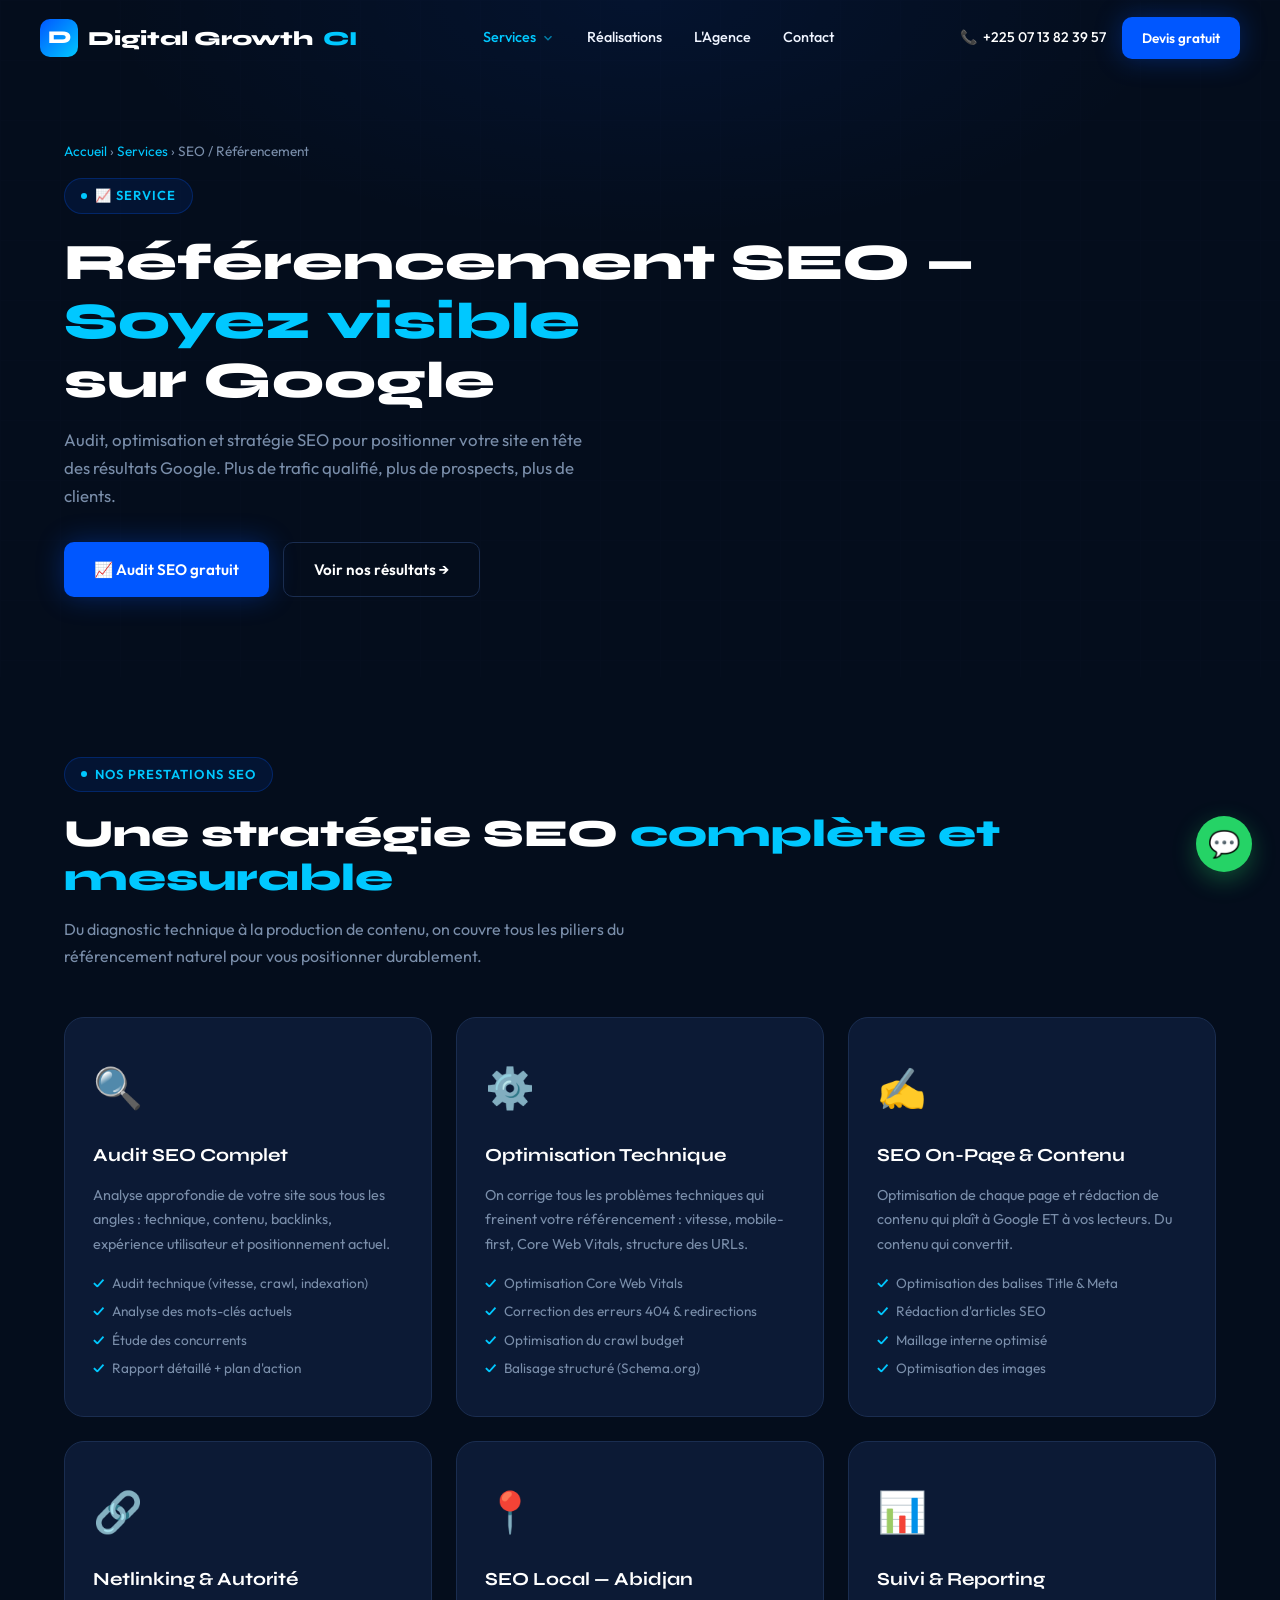
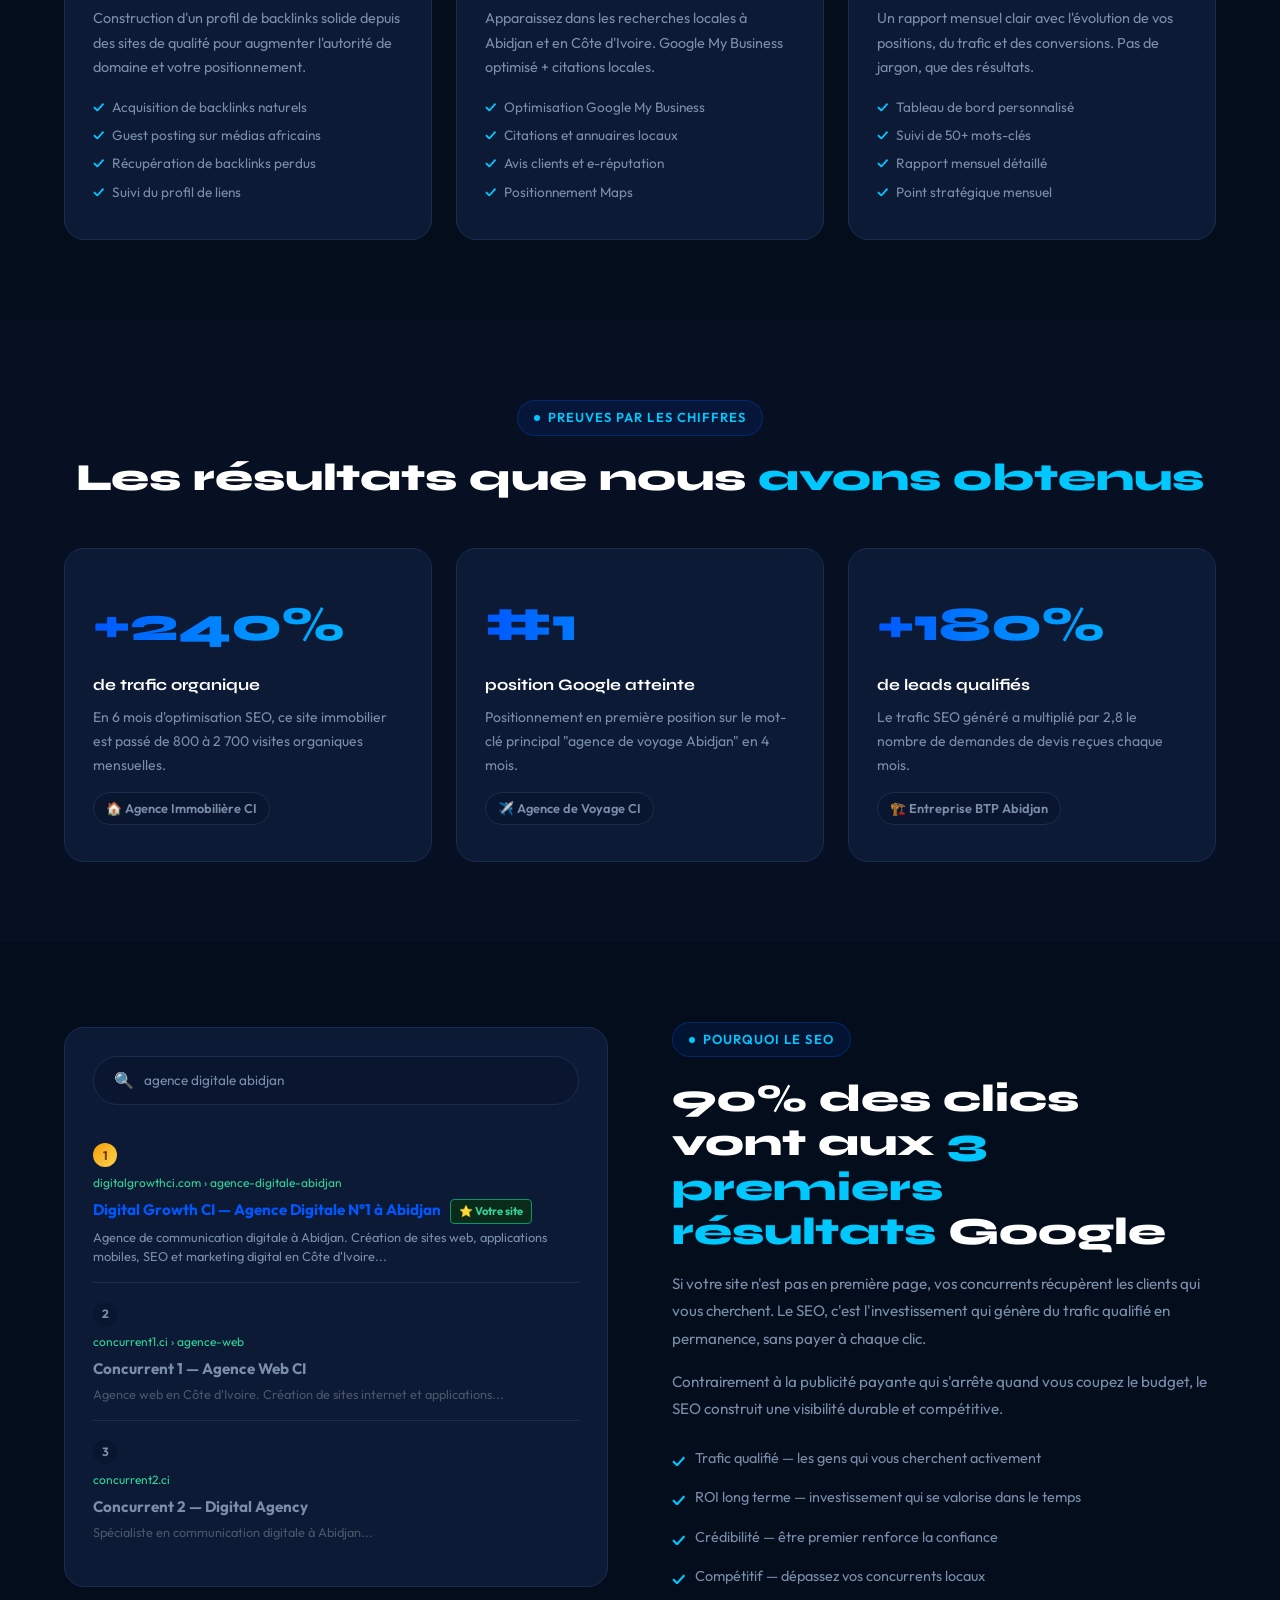
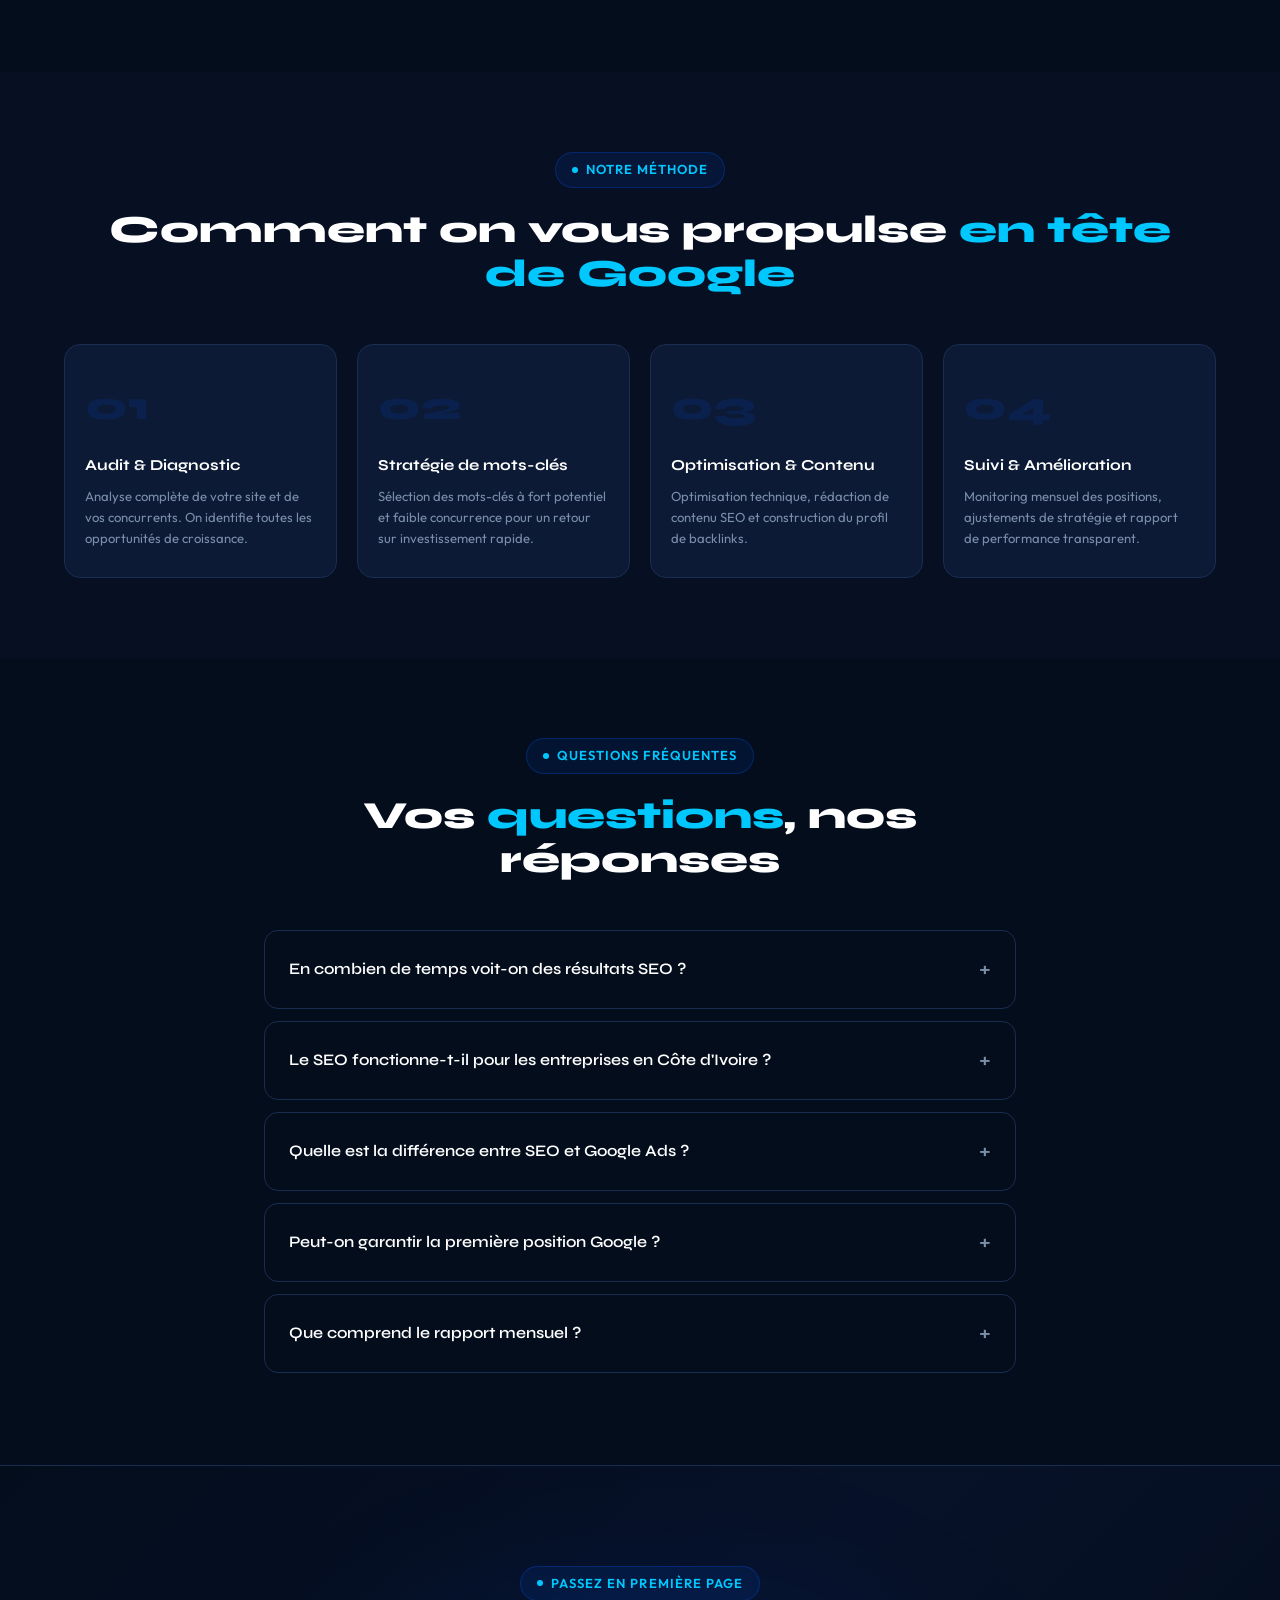
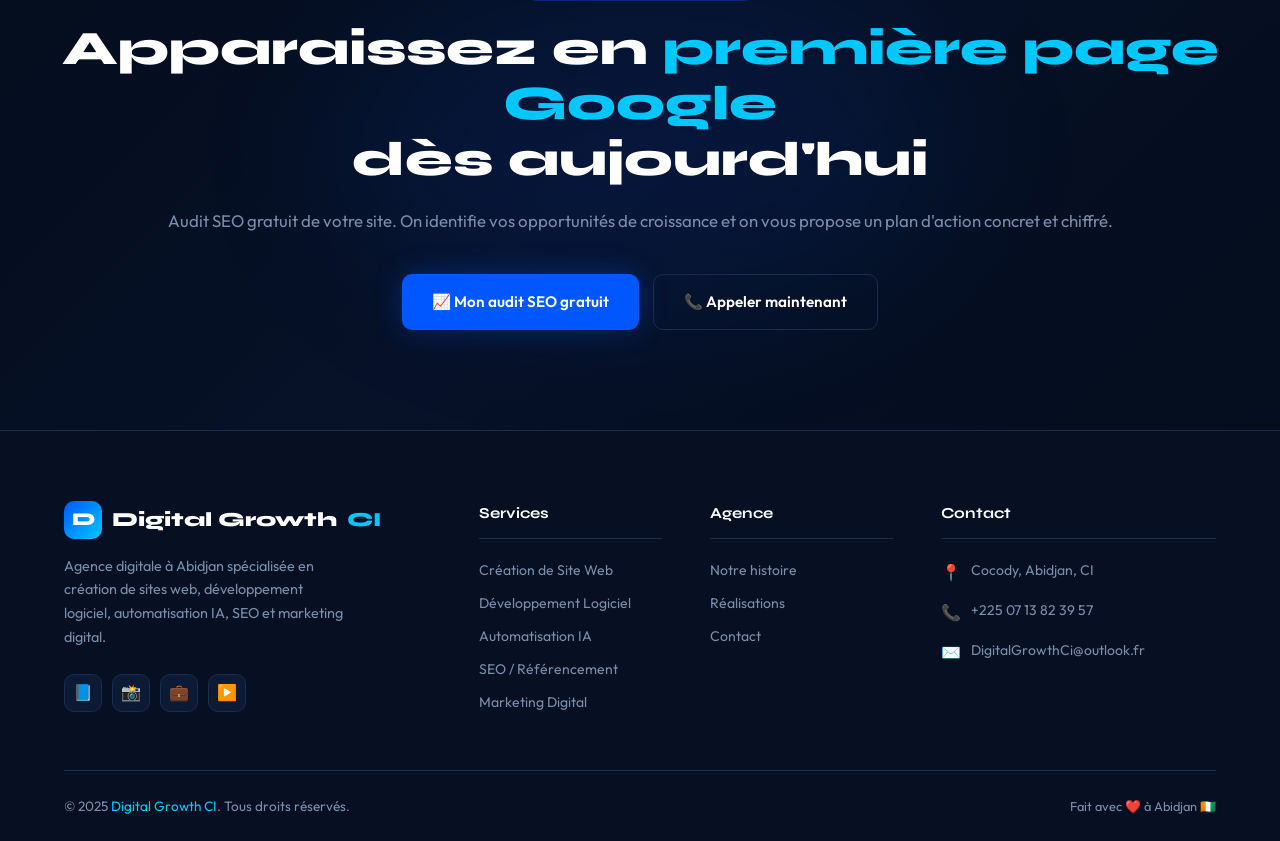
<file: seo.html>
<!DOCTYPE html>
<html lang="fr">
<head>
  <meta charset="UTF-8"/><meta name="viewport" content="width=device-width, initial-scale=1.0"/>
  <title>SEO / Référencement | Digital Growth CI — Agence SEO Abidjan</title>
  <meta name="description" content="Agence SEO à Abidjan. Audit, optimisation et stratégie de référencement naturel pour apparaître en première page Google. Digital Growth CI, experts SEO en Côte d'Ivoire."/>
  <link rel="preconnect" href="https://fonts.googleapis.com"/>
  <link href="https://fonts.googleapis.com/css2?family=Syne:wght@400;600;700;800&family=Outfit:wght@300;400;500;600&display=swap" rel="stylesheet"/>
  <style>
    *,*::before,*::after{box-sizing:border-box;margin:0;padding:0}
    :root{--bg:#040D1C;--bg2:#070F22;--bg3:#0A1530;--card:#0C1A35;--blue:#0057FF;--cyan:#00C8FF;--glow:#0057FF55;--white:#FFF;--off:#EFF4FF;--muted:#7A8EAA;--border:#1A2D50;--radius:14px;--font-h:'Syne',sans-serif;--font-b:'Outfit',sans-serif}
    html{scroll-behavior:smooth}body{background:var(--bg);color:var(--off);font-family:var(--font-b);font-size:16px;line-height:1.65;overflow-x:hidden}a{color:inherit;text-decoration:none}
    ::-webkit-scrollbar{width:6px}::-webkit-scrollbar-track{background:var(--bg)}::-webkit-scrollbar-thumb{background:var(--blue);border-radius:3px}
    .container{max-width:1200px;margin:0 auto;padding:0 24px}h1,h2,h3{font-family:var(--font-h);line-height:1.15}
    .btn{display:inline-flex;align-items:center;gap:10px;padding:14px 30px;border-radius:10px;font-family:var(--font-b);font-size:.95rem;font-weight:600;cursor:pointer;transition:all .25s;border:none}
    .btn-primary{background:var(--blue);color:#fff;box-shadow:0 0 28px var(--glow)}.btn-primary:hover{background:#1468ff;transform:translateY(-2px)}
    .btn-outline{background:transparent;color:var(--white);border:1.5px solid var(--border)}.btn-outline:hover{border-color:var(--blue);color:var(--cyan)}
    .tag{display:inline-flex;align-items:center;gap:8px;background:#0057FF1A;border:1px solid #0057FF44;color:var(--cyan);font-size:13px;font-weight:600;letter-spacing:.08em;text-transform:uppercase;padding:6px 16px;border-radius:100px;margin-bottom:20px}
    .tag::before{content:'';width:6px;height:6px;border-radius:50%;background:var(--cyan);display:block}
    header{position:fixed;top:0;left:0;right:0;z-index:1000;padding:0 24px;transition:all .3s}
    header.scrolled{background:#040D1Cee;backdrop-filter:blur(16px);border-bottom:1px solid var(--border)}
    .header-inner{max-width:1200px;margin:0 auto;display:flex;align-items:center;justify-content:space-between;height:76px}
    .logo{display:flex;align-items:center;gap:10px;font-family:var(--font-h);font-size:1.25rem;font-weight:800;color:var(--white)}.logo-icon{width:38px;height:38px;border-radius:10px;background:linear-gradient(135deg,var(--blue),var(--cyan));display:flex;align-items:center;justify-content:center;font-size:18px;font-weight:800;color:#fff}.logo span{color:var(--cyan)}
    nav{display:flex;align-items:center;gap:4px}.nav-item{position:relative}
    .nav-link{display:flex;align-items:center;gap:5px;padding:8px 14px;border-radius:8px;font-size:.9rem;font-weight:500;color:var(--off);transition:all .2s;cursor:pointer}.nav-link:hover{color:var(--cyan);background:#0057FF11}
    .arrow{width:14px;height:14px;transition:transform .2s;opacity:.6}.nav-item:hover .arrow{transform:rotate(180deg)}
    .dropdown{position:absolute;top:calc(100% + 8px);left:0;background:var(--bg3);border:1px solid var(--border);border-radius:var(--radius);padding:8px;min-width:240px;opacity:0;pointer-events:none;transform:translateY(-8px);transition:all .2s;box-shadow:0 20px 60px #00000055}
    .nav-item:hover .dropdown{opacity:1;pointer-events:all;transform:translateY(0)}.dropdown a{display:flex;align-items:center;gap:10px;padding:10px 14px;border-radius:8px;font-size:.875rem;color:var(--off);transition:all .15s}.dropdown a:hover{background:#0057FF15;color:var(--cyan)}
    .header-right{display:flex;align-items:center;gap:16px}.header-phone{font-size:.875rem;color:var(--muted);display:flex;align-items:center;gap:6px}.header-phone span{color:var(--white);font-weight:500}
    .hamburger{display:none;flex-direction:column;gap:5px;cursor:pointer;padding:6px;border:none;background:none}.hamburger span{display:block;width:24px;height:2px;background:var(--white);border-radius:2px}
    .mobile-menu{display:none;position:fixed;inset:0;z-index:999;background:var(--bg2);flex-direction:column;padding:100px 32px 40px;overflow-y:auto}.mobile-menu.open{display:flex}.mobile-menu a{padding:14px 0;font-size:1.2rem;font-weight:600;border-bottom:1px solid var(--border);color:var(--off)}.mobile-menu a:hover{color:var(--cyan)}.mobile-close{position:absolute;top:24px;right:24px;background:none;border:none;color:var(--white);font-size:28px;cursor:pointer}
    @media(max-width:768px){nav{display:none}.hamburger{display:flex}.header-phone{display:none}}
    .page-hero{padding:140px 0 80px;position:relative;overflow:hidden;background:radial-gradient(ellipse 60% 50% at 50% 0%,#0057FF15 0%,transparent 70%)}
    .page-hero::before{content:'';position:absolute;inset:0;background-image:linear-gradient(var(--border) 1px,transparent 1px),linear-gradient(90deg,var(--border) 1px,transparent 1px);background-size:60px 60px;opacity:.05}
    .breadcrumb{font-size:.85rem;color:var(--muted);margin-bottom:16px}.breadcrumb a{color:var(--cyan)}
    .page-title{font-size:clamp(2.2rem,4vw,3.2rem);font-weight:800;color:var(--white);margin-bottom:16px}.page-title span{color:var(--cyan)}
    .page-sub{font-size:1.05rem;color:var(--muted);max-width:540px;margin-bottom:32px}
    .section{padding:80px 0}
    .section-title{font-size:clamp(1.8rem,3vw,2.5rem);font-weight:800;color:var(--white);margin-bottom:16px}.section-title span{color:var(--cyan)}
    .section-sub{font-size:1rem;color:var(--muted);max-width:560px;margin-bottom:48px}
    /* CARDS */
    .cards-grid{display:grid;grid-template-columns:repeat(3,1fr);gap:24px}
    @media(max-width:900px){.cards-grid{grid-template-columns:repeat(2,1fr)}}@media(max-width:580px){.cards-grid{grid-template-columns:1fr}}
    .svc-card{background:var(--card);border:1px solid var(--border);border-radius:20px;padding:36px 28px;transition:all .3s;position:relative;overflow:hidden}
    .svc-card::before{content:'';position:absolute;top:0;left:0;right:0;height:2px;background:linear-gradient(90deg,var(--blue),var(--cyan));opacity:0;transition:opacity .3s}
    .svc-card:hover{border-color:#0057FF44;transform:translateY(-5px);box-shadow:0 20px 50px #0057FF12}.svc-card:hover::before{opacity:1}
    .svc-icon{font-size:2.5rem;margin-bottom:20px}
    .svc-title{font-family:var(--font-h);font-size:1.15rem;font-weight:700;color:var(--white);margin-bottom:12px}
    .svc-desc{font-size:.9rem;color:var(--muted);line-height:1.7;margin-bottom:16px}
    .svc-list{display:flex;flex-direction:column;gap:6px}
    .svc-list li{display:flex;align-items:center;gap:8px;font-size:.85rem;color:var(--muted);list-style:none}
    .svc-list li::before{content:'✓';color:var(--cyan);font-weight:700;flex-shrink:0}
    /* RÉSULTATS */
    .results-section{background:var(--bg2);padding:80px 0}
    .results-grid{display:grid;grid-template-columns:repeat(3,1fr);gap:24px}
    @media(max-width:900px){.results-grid{grid-template-columns:1fr}}
    .result-card{background:var(--card);border:1px solid var(--border);border-radius:20px;padding:36px 28px;transition:all .3s}
    .result-card:hover{border-color:#0057FF44;transform:translateY(-4px)}
    .result-num{font-family:var(--font-h);font-size:3rem;font-weight:800;background:linear-gradient(90deg,var(--blue),var(--cyan));-webkit-background-clip:text;-webkit-text-fill-color:transparent;background-clip:text;margin-bottom:8px}
    .result-label{font-family:var(--font-h);font-size:1rem;font-weight:700;color:var(--white);margin-bottom:8px}
    .result-desc{font-size:.875rem;color:var(--muted);line-height:1.7}
    .result-client{display:inline-flex;align-items:center;gap:6px;margin-top:14px;font-size:.8rem;font-weight:600;color:var(--muted);background:var(--bg3);border:1px solid var(--border);padding:5px 12px;border-radius:100px}
    /* SERP MOCKUP */
    .serp-section{padding:80px 0}
    .serp-grid{display:grid;grid-template-columns:1fr 1fr;gap:64px;align-items:center}
    @media(max-width:900px){.serp-grid{grid-template-columns:1fr}}
    .serp-mockup{background:var(--card);border:1px solid var(--border);border-radius:20px;padding:28px;font-family:var(--font-b)}
    .serp-bar{background:var(--bg3);border:1px solid var(--border);border-radius:30px;padding:10px 20px;display:flex;align-items:center;gap:10px;margin-bottom:20px;font-size:.85rem;color:var(--muted)}
    .serp-bar-icon{font-size:16px}
    .serp-result{padding:16px 0;border-bottom:1px solid var(--border)}
    .serp-result:last-child{border-bottom:none}
    .serp-pos{display:inline-flex;width:24px;height:24px;border-radius:50%;background:var(--blue);color:#fff;font-size:.75rem;font-weight:700;align-items:center;justify-content:center;margin-bottom:6px}
    .serp-pos.gold{background:linear-gradient(135deg,#F59E0B,#FCD34D);color:#78350F}
    .serp-url{font-size:.75rem;color:#34D399;margin-bottom:4px}
    .serp-title{font-size:.95rem;font-weight:700;color:var(--blue);margin-bottom:4px;cursor:pointer}
    .serp-title:hover{text-decoration:underline}
    .serp-desc{font-size:.8rem;color:var(--muted);line-height:1.5}
    .serp-badge{display:inline-flex;background:#0A2A1A;border:1px solid #059669;color:#34D399;font-size:.7rem;font-weight:700;padding:2px 8px;border-radius:4px;margin-left:6px}
    .text-block h2{font-size:clamp(1.8rem,3vw,2.4rem);font-weight:800;color:var(--white);margin-bottom:16px}
    .text-block h2 span{color:var(--cyan)}
    .text-block p{color:var(--muted);font-size:.95rem;line-height:1.8;margin-bottom:16px}
    .check-list{display:flex;flex-direction:column;gap:12px;margin-top:24px}
    .check-item{display:flex;align-items:flex-start;gap:10px;font-size:.9rem;color:var(--muted)}
    .check-item::before{content:'✓';color:var(--cyan);font-weight:700;font-size:1rem;flex-shrink:0;margin-top:1px}
    /* PROCESS */
    .process-section{background:var(--bg2);padding:80px 0}
    .steps-grid{display:grid;grid-template-columns:repeat(4,1fr);gap:20px}
    @media(max-width:900px){.steps-grid{grid-template-columns:repeat(2,1fr)}}
    .step-card{background:var(--card);border:1px solid var(--border);border-radius:16px;padding:28px 20px;position:relative;transition:all .3s}
    .step-card:hover{border-color:#0057FF44}
    .step-num{font-family:var(--font-h);font-size:2.5rem;font-weight:800;color:#0057FF20;margin-bottom:14px}
    .step-title{font-family:var(--font-h);font-size:.95rem;font-weight:700;color:var(--white);margin-bottom:8px}
    .step-desc{font-size:.82rem;color:var(--muted);line-height:1.6}
    /* FAQ */
    .faq-section{padding:80px 0}
    .faq-item{border:1px solid var(--border);border-radius:14px;margin-bottom:12px;overflow:hidden;transition:border-color .2s}
    .faq-item.open{border-color:#0057FF44}
    .faq-q{display:flex;justify-content:space-between;align-items:center;padding:20px 24px;cursor:pointer;font-family:var(--font-h);font-size:1rem;font-weight:600;color:var(--white)}
    .faq-q:hover{color:var(--cyan)}
    .faq-icon{font-size:1.4rem;transition:transform .3s;color:var(--muted)}
    .faq-item.open .faq-icon{transform:rotate(45deg);color:var(--cyan)}
    .faq-a{display:none;padding:0 24px 20px;font-size:.9rem;color:var(--muted);line-height:1.7}
    .faq-item.open .faq-a{display:block}
    /* CTA */
    .cta-section{position:relative;overflow:hidden;background:linear-gradient(135deg,#040D1C,#071128,#040D1C);border-top:1px solid var(--border)}
    .cta-glow{position:absolute;top:50%;left:50%;transform:translate(-50%,-50%);width:600px;height:300px;border-radius:50%;background:#0057FF18;filter:blur(80px)}
    .cta-inner{position:relative;z-index:1;text-align:center;padding:100px 24px}
    .cta-inner h2{font-size:clamp(2rem,4vw,3rem);font-weight:800;color:var(--white);margin-bottom:20px}.cta-inner h2 span{color:var(--cyan)}
    .cta-inner p{font-size:1.05rem;color:var(--muted);margin-bottom:40px}
    .cta-actions{display:flex;justify-content:center;flex-wrap:wrap;gap:14px}
    footer{background:var(--bg2);border-top:1px solid var(--border);padding:70px 0 0}
    .footer-grid{display:grid;grid-template-columns:2fr 1fr 1fr 1.5fr;gap:48px;margin-bottom:56px}
    @media(max-width:900px){.footer-grid{grid-template-columns:1fr 1fr}}@media(max-width:600px){.footer-grid{grid-template-columns:1fr}}
    .footer-brand p{font-size:.9rem;color:var(--muted);max-width:280px;margin:16px 0 24px}
    .social-links{display:flex;gap:10px}.social-link{width:38px;height:38px;border-radius:10px;background:var(--card);border:1px solid var(--border);display:flex;align-items:center;justify-content:center;font-size:16px;transition:all .2s}.social-link:hover{background:var(--blue);border-color:var(--blue);transform:translateY(-3px)}
    .footer-col h4{font-family:var(--font-h);font-size:.95rem;font-weight:700;color:var(--white);margin-bottom:20px;padding-bottom:12px;border-bottom:1px solid var(--border)}
    .footer-links{display:flex;flex-direction:column;gap:10px}.footer-links a{font-size:.875rem;color:var(--muted);transition:color .2s}.footer-links a:hover{color:var(--cyan)}
    .footer-contact-item{display:flex;gap:10px;align-items:flex-start;margin-bottom:14px}.fc-text{font-size:.875rem;color:var(--muted)}.fc-text a{color:var(--muted)}.fc-text a:hover{color:var(--cyan)}
    .footer-bottom{border-top:1px solid var(--border);padding:24px 0;display:flex;justify-content:space-between;align-items:center;flex-wrap:wrap;gap:12px}
    .footer-bottom p{font-size:.85rem;color:var(--muted)}.footer-bottom span{color:var(--cyan)}
    .wa-btn{position:fixed;bottom:28px;right:28px;z-index:998;width:56px;height:56px;border-radius:50%;background:#25D366;display:flex;align-items:center;justify-content:center;font-size:26px;box-shadow:0 8px 24px #25D36655;transition:transform .25s}.wa-btn:hover{transform:scale(1.1)}
    .reveal{opacity:0;transform:translateY(28px);transition:all .6s}.reveal.visible{opacity:1;transform:translateY(0)}
  </style>
</head>
<body>
  <header id="header">
    <div class="header-inner">
      <a href="index.html" class="logo"><div class="logo-icon">D</div>Digital Growth <span>CI</span></a>
      <nav>
        <div class="nav-item">
          <div class="nav-link" style="color:var(--cyan)">Services <svg class="arrow" viewBox="0 0 24 24" fill="none" stroke="currentColor" stroke-width="2.5"><path d="M6 9l6 6 6-6"/></svg></div>
          <div class="dropdown">
            <a href="creation-site-web.html"><span>🖥️</span> Création de Site Web</a>
            <a href="developpement-logiciel.html"><span>⚙️</span> Développement Logiciel</a>
            <a href="automatisation-ia.html"><span>🤖</span> Automatisation IA</a>
            <a href="seo.html"><span>📈</span> SEO / Référencement</a>
            <a href="marketing-digital.html"><span>🚀</span> Marketing Digital</a>
          </div>
        </div>
        <a href="realisations.html" class="nav-link">Réalisations</a>
        <a href="agence.html" class="nav-link">L'Agence</a>
        <a href="contact.html" class="nav-link">Contact</a>
      </nav>
      <div class="header-right">
        <div class="header-phone">📞 <span><a href="tel:+2250713823957">+225 07 13 82 39 57</a></span></div>
        <a href="contact.html" class="btn btn-primary" style="padding:10px 20px;font-size:.85rem;">Devis gratuit</a>
        <button class="hamburger" onclick="toggleMenu()"><span></span><span></span><span></span></button>
      </div>
    </div>
  </header>
  <div class="mobile-menu" id="mobileMenu">
    <button class="mobile-close" onclick="toggleMenu()">✕</button>
    <a href="index.html">🏠 Accueil</a><a href="creation-site-web.html">🖥️ Création de Site Web</a><a href="developpement-logiciel.html">⚙️ Développement Logiciel</a><a href="automatisation-ia.html">🤖 Automatisation IA</a><a href="seo.html">📈 SEO / Référencement</a><a href="marketing-digital.html">🚀 Marketing Digital</a><a href="realisations.html">🏆 Réalisations</a><a href="agence.html">🏢 L'Agence</a><a href="contact.html">📞 Contact</a>
  </div>

  <section class="page-hero">
    <div class="container" style="position:relative;z-index:1">
      <div class="breadcrumb"><a href="index.html">Accueil</a> › <a href="#">Services</a> › SEO / Référencement</div>
      <div class="tag">📈 Service</div>
      <h1 class="page-title">Référencement SEO — <span>Soyez visible</span><br>sur Google</h1>
      <p class="page-sub">Audit, optimisation et stratégie SEO pour positionner votre site en tête des résultats Google. Plus de trafic qualifié, plus de prospects, plus de clients.</p>
      <div style="display:flex;gap:14px;flex-wrap:wrap">
        <a href="contact.html" class="btn btn-primary">📈 Audit SEO gratuit</a>
        <a href="#resultats" class="btn btn-outline">Voir nos résultats →</a>
      </div>
    </div>
  </section>

  <!-- SERVICES -->
  <section class="section">
    <div class="container">
      <div class="tag">Nos prestations SEO</div>
      <h2 class="section-title">Une stratégie SEO <span>complète et mesurable</span></h2>
      <p class="section-sub">Du diagnostic technique à la production de contenu, on couvre tous les piliers du référencement naturel pour vous positionner durablement.</p>
      <div class="cards-grid">
        <div class="svc-card reveal">
          <div class="svc-icon">🔍</div>
          <div class="svc-title">Audit SEO Complet</div>
          <p class="svc-desc">Analyse approfondie de votre site sous tous les angles : technique, contenu, backlinks, expérience utilisateur et positionnement actuel.</p>
          <ul class="svc-list"><li>Audit technique (vitesse, crawl, indexation)</li><li>Analyse des mots-clés actuels</li><li>Étude des concurrents</li><li>Rapport détaillé + plan d'action</li></ul>
        </div>
        <div class="svc-card reveal">
          <div class="svc-icon">⚙️</div>
          <div class="svc-title">Optimisation Technique</div>
          <p class="svc-desc">On corrige tous les problèmes techniques qui freinent votre référencement : vitesse, mobile-first, Core Web Vitals, structure des URLs.</p>
          <ul class="svc-list"><li>Optimisation Core Web Vitals</li><li>Correction des erreurs 404 & redirections</li><li>Optimisation du crawl budget</li><li>Balisage structuré (Schema.org)</li></ul>
        </div>
        <div class="svc-card reveal">
          <div class="svc-icon">✍️</div>
          <div class="svc-title">SEO On-Page & Contenu</div>
          <p class="svc-desc">Optimisation de chaque page et rédaction de contenu qui plaît à Google ET à vos lecteurs. Du contenu qui convertit.</p>
          <ul class="svc-list"><li>Optimisation des balises Title & Meta</li><li>Rédaction d'articles SEO</li><li>Maillage interne optimisé</li><li>Optimisation des images</li></ul>
        </div>
        <div class="svc-card reveal">
          <div class="svc-icon">🔗</div>
          <div class="svc-title">Netlinking & Autorité</div>
          <p class="svc-desc">Construction d'un profil de backlinks solide depuis des sites de qualité pour augmenter l'autorité de domaine et votre positionnement.</p>
          <ul class="svc-list"><li>Acquisition de backlinks naturels</li><li>Guest posting sur médias africains</li><li>Récupération de backlinks perdus</li><li>Suivi du profil de liens</li></ul>
        </div>
        <div class="svc-card reveal">
          <div class="svc-icon">📍</div>
          <div class="svc-title">SEO Local — Abidjan</div>
          <p class="svc-desc">Apparaissez dans les recherches locales à Abidjan et en Côte d'Ivoire. Google My Business optimisé + citations locales.</p>
          <ul class="svc-list"><li>Optimisation Google My Business</li><li>Citations et annuaires locaux</li><li>Avis clients et e-réputation</li><li>Positionnement Maps</li></ul>
        </div>
        <div class="svc-card reveal">
          <div class="svc-icon">📊</div>
          <div class="svc-title">Suivi & Reporting</div>
          <p class="svc-desc">Un rapport mensuel clair avec l'évolution de vos positions, du trafic et des conversions. Pas de jargon, que des résultats.</p>
          <ul class="svc-list"><li>Tableau de bord personnalisé</li><li>Suivi de 50+ mots-clés</li><li>Rapport mensuel détaillé</li><li>Point stratégique mensuel</li></ul>
        </div>
      </div>
    </div>
  </section>

  <!-- RÉSULTATS -->
  <div class="results-section" id="resultats">
    <div class="container">
      <div style="text-align:center;margin-bottom:48px">
        <div class="tag">Preuves par les chiffres</div>
        <h2 class="section-title">Les résultats que nous <span>avons obtenus</span></h2>
      </div>
      <div class="results-grid">
        <div class="result-card reveal">
          <div class="result-num">+240%</div>
          <div class="result-label">de trafic organique</div>
          <div class="result-desc">En 6 mois d'optimisation SEO, ce site immobilier est passé de 800 à 2 700 visites organiques mensuelles.</div>
          <div class="result-client">🏠 Agence Immobilière CI</div>
        </div>
        <div class="result-card reveal">
          <div class="result-num">#1</div>
          <div class="result-label">position Google atteinte</div>
          <div class="result-desc">Positionnement en première position sur le mot-clé principal "agence de voyage Abidjan" en 4 mois.</div>
          <div class="result-client">✈️ Agence de Voyage CI</div>
        </div>
        <div class="result-card reveal">
          <div class="result-num">+180%</div>
          <div class="result-label">de leads qualifiés</div>
          <div class="result-desc">Le trafic SEO généré a multiplié par 2,8 le nombre de demandes de devis reçues chaque mois.</div>
          <div class="result-client">🏗️ Entreprise BTP Abidjan</div>
        </div>
      </div>
    </div>
  </div>

  <!-- SERP MOCKUP -->
  <section class="serp-section">
    <div class="container">
      <div class="serp-grid">
        <div class="serp-mockup reveal">
          <div class="serp-bar"><span class="serp-bar-icon">🔍</span> agence digitale abidjan</div>
          <div class="serp-result">
            <div class="serp-pos gold">1</div>
            <div class="serp-url">digitalgrowthci.com › agence-digitale-abidjan</div>
            <div class="serp-title">Digital Growth CI — Agence Digitale N°1 à Abidjan <span class="serp-badge">⭐ Votre site</span></div>
            <div class="serp-desc">Agence de communication digitale à Abidjan. Création de sites web, applications mobiles, SEO et marketing digital en Côte d'Ivoire...</div>
          </div>
          <div class="serp-result">
            <div class="serp-pos" style="background:var(--bg3);color:var(--muted)">2</div>
            <div class="serp-url">concurrent1.ci › agence-web</div>
            <div class="serp-title" style="color:var(--muted)">Concurrent 1 — Agence Web CI</div>
            <div class="serp-desc" style="color:#4A5568">Agence web en Côte d'Ivoire. Création de sites internet et applications...</div>
          </div>
          <div class="serp-result">
            <div class="serp-pos" style="background:var(--bg3);color:var(--muted)">3</div>
            <div class="serp-url">concurrent2.ci</div>
            <div class="serp-title" style="color:var(--muted)">Concurrent 2 — Digital Agency</div>
            <div class="serp-desc" style="color:#4A5568">Spécialiste en communication digitale à Abidjan...</div>
          </div>
        </div>
        <div class="text-block reveal">
          <div class="tag">Pourquoi le SEO</div>
          <h2>90% des clics vont aux <span>3 premiers résultats</span> Google</h2>
          <p>Si votre site n'est pas en première page, vos concurrents récupèrent les clients qui vous cherchent. Le SEO, c'est l'investissement qui génère du trafic qualifié en permanence, sans payer à chaque clic.</p>
          <p>Contrairement à la publicité payante qui s'arrête quand vous coupez le budget, le SEO construit une visibilité durable et compétitive.</p>
          <div class="check-list">
            <div class="check-item">Trafic qualifié — les gens qui vous cherchent activement</div>
            <div class="check-item">ROI long terme — investissement qui se valorise dans le temps</div>
            <div class="check-item">Crédibilité — être premier renforce la confiance</div>
            <div class="check-item">Compétitif — dépassez vos concurrents locaux</div>
          </div>
        </div>
      </div>
    </div>
  </section>

  <!-- PROCESSUS -->
  <div class="process-section">
    <div class="container">
      <div style="text-align:center;margin-bottom:48px">
        <div class="tag">Notre méthode</div>
        <h2 class="section-title">Comment on vous propulse <span>en tête de Google</span></h2>
      </div>
      <div class="steps-grid">
        <div class="step-card reveal"><div class="step-num">01</div><div class="step-title">Audit & Diagnostic</div><div class="step-desc">Analyse complète de votre site et de vos concurrents. On identifie toutes les opportunités de croissance.</div></div>
        <div class="step-card reveal"><div class="step-num">02</div><div class="step-title">Stratégie de mots-clés</div><div class="step-desc">Sélection des mots-clés à fort potentiel et faible concurrence pour un retour sur investissement rapide.</div></div>
        <div class="step-card reveal"><div class="step-num">03</div><div class="step-title">Optimisation & Contenu</div><div class="step-desc">Optimisation technique, rédaction de contenu SEO et construction du profil de backlinks.</div></div>
        <div class="step-card reveal"><div class="step-num">04</div><div class="step-title">Suivi & Amélioration</div><div class="step-desc">Monitoring mensuel des positions, ajustements de stratégie et rapport de performance transparent.</div></div>
      </div>
    </div>
  </div>

  <!-- FAQ -->
  <section class="faq-section">
    <div class="container" style="max-width:800px">
      <div style="text-align:center;margin-bottom:48px">
        <div class="tag">Questions fréquentes</div>
        <h2 class="section-title">Vos <span>questions</span>, nos réponses</h2>
      </div>
      <div class="faq-item">
        <div class="faq-q">En combien de temps voit-on des résultats SEO ? <span class="faq-icon">+</span></div>
        <div class="faq-a">Le SEO est un investissement à moyen terme. Les premiers mouvements de positionnement apparaissent généralement entre 2 et 3 mois. Des résultats significatifs (augmentation de trafic notable) se voient entre 4 et 6 mois. La compétitivité maximale est atteinte après 6 à 12 mois de travail continu.</div>
      </div>
      <div class="faq-item">
        <div class="faq-q">Le SEO fonctionne-t-il pour les entreprises en Côte d'Ivoire ? <span class="faq-icon">+</span></div>
        <div class="faq-a">Absolument et c'est même une opportunité unique ! La concurrence SEO est encore faible en Côte d'Ivoire comparée à la France ou l'Europe. Il est possible de se positionner en première page Google en quelques mois sur des mots-clés très recherchés localement.</div>
      </div>
      <div class="faq-item">
        <div class="faq-q">Quelle est la différence entre SEO et Google Ads ? <span class="faq-icon">+</span></div>
        <div class="faq-a">Google Ads (SEM) est de la publicité payante : vous payez à chaque clic et dès que vous arrêtez le budget, les visites s'arrêtent. Le SEO est organique : une fois que vous êtes bien positionné, le trafic vient gratuitement. Idéalement, les deux se complètent : Ads pour un trafic immédiat, SEO pour la durabilité.</div>
      </div>
      <div class="faq-item">
        <div class="faq-q">Peut-on garantir la première position Google ? <span class="faq-icon">+</span></div>
        <div class="faq-a">Non, et méfiez-vous de ceux qui le promettent. Google contrôle ses algorithmes et aucune agence sérieuse ne peut garantir une position précise. Ce qu'on garantit : une amélioration mesurable de votre positionnement et de votre trafic organique sur la durée de notre collaboration.</div>
      </div>
      <div class="faq-item">
        <div class="faq-q">Que comprend le rapport mensuel ? <span class="faq-icon">+</span></div>
        <div class="faq-a">Notre rapport mensuel inclut : l'évolution des positions de vos mots-clés cibles, les statistiques de trafic organique, le nombre de leads/conversions générés, les actions réalisées durant le mois et les actions prévues pour le mois suivant. Tout est lisible, sans jargon technique.</div>
      </div>
    </div>
  </section>

  <section class="cta-section">
    <div class="cta-glow"></div>
    <div class="cta-inner">
      <div class="tag" style="margin:0 auto 20px">Passez en première page</div>
      <h2>Apparaissez en <span>première page Google</span><br>dès aujourd'hui</h2>
      <p>Audit SEO gratuit de votre site. On identifie vos opportunités de croissance et on vous propose un plan d'action concret et chiffré.</p>
      <div class="cta-actions">
        <a href="contact.html" class="btn btn-primary">📈 Mon audit SEO gratuit</a>
        <a href="tel:+2250713823957" class="btn btn-outline">📞 Appeler maintenant</a>
      </div>
    </div>
  </section>

  <footer>
    <div class="container">
      <div class="footer-grid">
        <div class="footer-brand"><a href="index.html" class="logo"><div class="logo-icon">D</div>Digital Growth <span>CI</span></a><p>Agence digitale à Abidjan spécialisée en création de sites web, développement logiciel, automatisation IA, SEO et marketing digital.</p><div class="social-links"><a href="#" class="social-link">📘</a><a href="#" class="social-link">📸</a><a href="#" class="social-link">💼</a><a href="#" class="social-link">▶️</a></div></div>
        <div class="footer-col"><h4>Services</h4><div class="footer-links"><a href="creation-site-web.html">Création de Site Web</a><a href="developpement-logiciel.html">Développement Logiciel</a><a href="automatisation-ia.html">Automatisation IA</a><a href="seo.html">SEO / Référencement</a><a href="marketing-digital.html">Marketing Digital</a></div></div>
        <div class="footer-col"><h4>Agence</h4><div class="footer-links"><a href="agence.html">Notre histoire</a><a href="realisations.html">Réalisations</a><a href="contact.html">Contact</a></div></div>
        <div class="footer-col"><h4>Contact</h4><div class="footer-contact-item"><span>📍</span><div class="fc-text">Cocody, Abidjan, CI</div></div><div class="footer-contact-item"><span>📞</span><div class="fc-text"><a href="tel:+2250713823957">+225 07 13 82 39 57</a></div></div><div class="footer-contact-item"><span>✉️</span><div class="fc-text"><a href="mailto:DigitalGrowthCi@outlook.fr">DigitalGrowthCi@outlook.fr</a></div></div></div>
      </div>
      <div class="footer-bottom"><p>© 2025 <span>Digital Growth CI</span>. Tous droits réservés.</p><p style="font-size:.8rem">Fait avec ❤️ à Abidjan 🇨🇮</p></div>
    </div>
  </footer>
  <a href="https://wa.me/2250713823957" class="wa-btn" target="_blank">💬</a>
  <script>
    window.addEventListener('scroll',()=>document.getElementById('header').classList.toggle('scrolled',scrollY>40));
    function toggleMenu(){document.getElementById('mobileMenu').classList.toggle('open');}
    document.querySelectorAll('.faq-q').forEach(q=>{q.addEventListener('click',()=>q.parentElement.classList.toggle('open'));});
    const io=new IntersectionObserver(e=>{e.forEach((r,i)=>{if(r.isIntersecting){setTimeout(()=>r.target.classList.add('visible'),i*80);io.unobserve(r.target);}});},{threshold:0.1});
    document.querySelectorAll('.reveal').forEach(r=>io.observe(r));
  </script>
</body>
</html>
</file>
